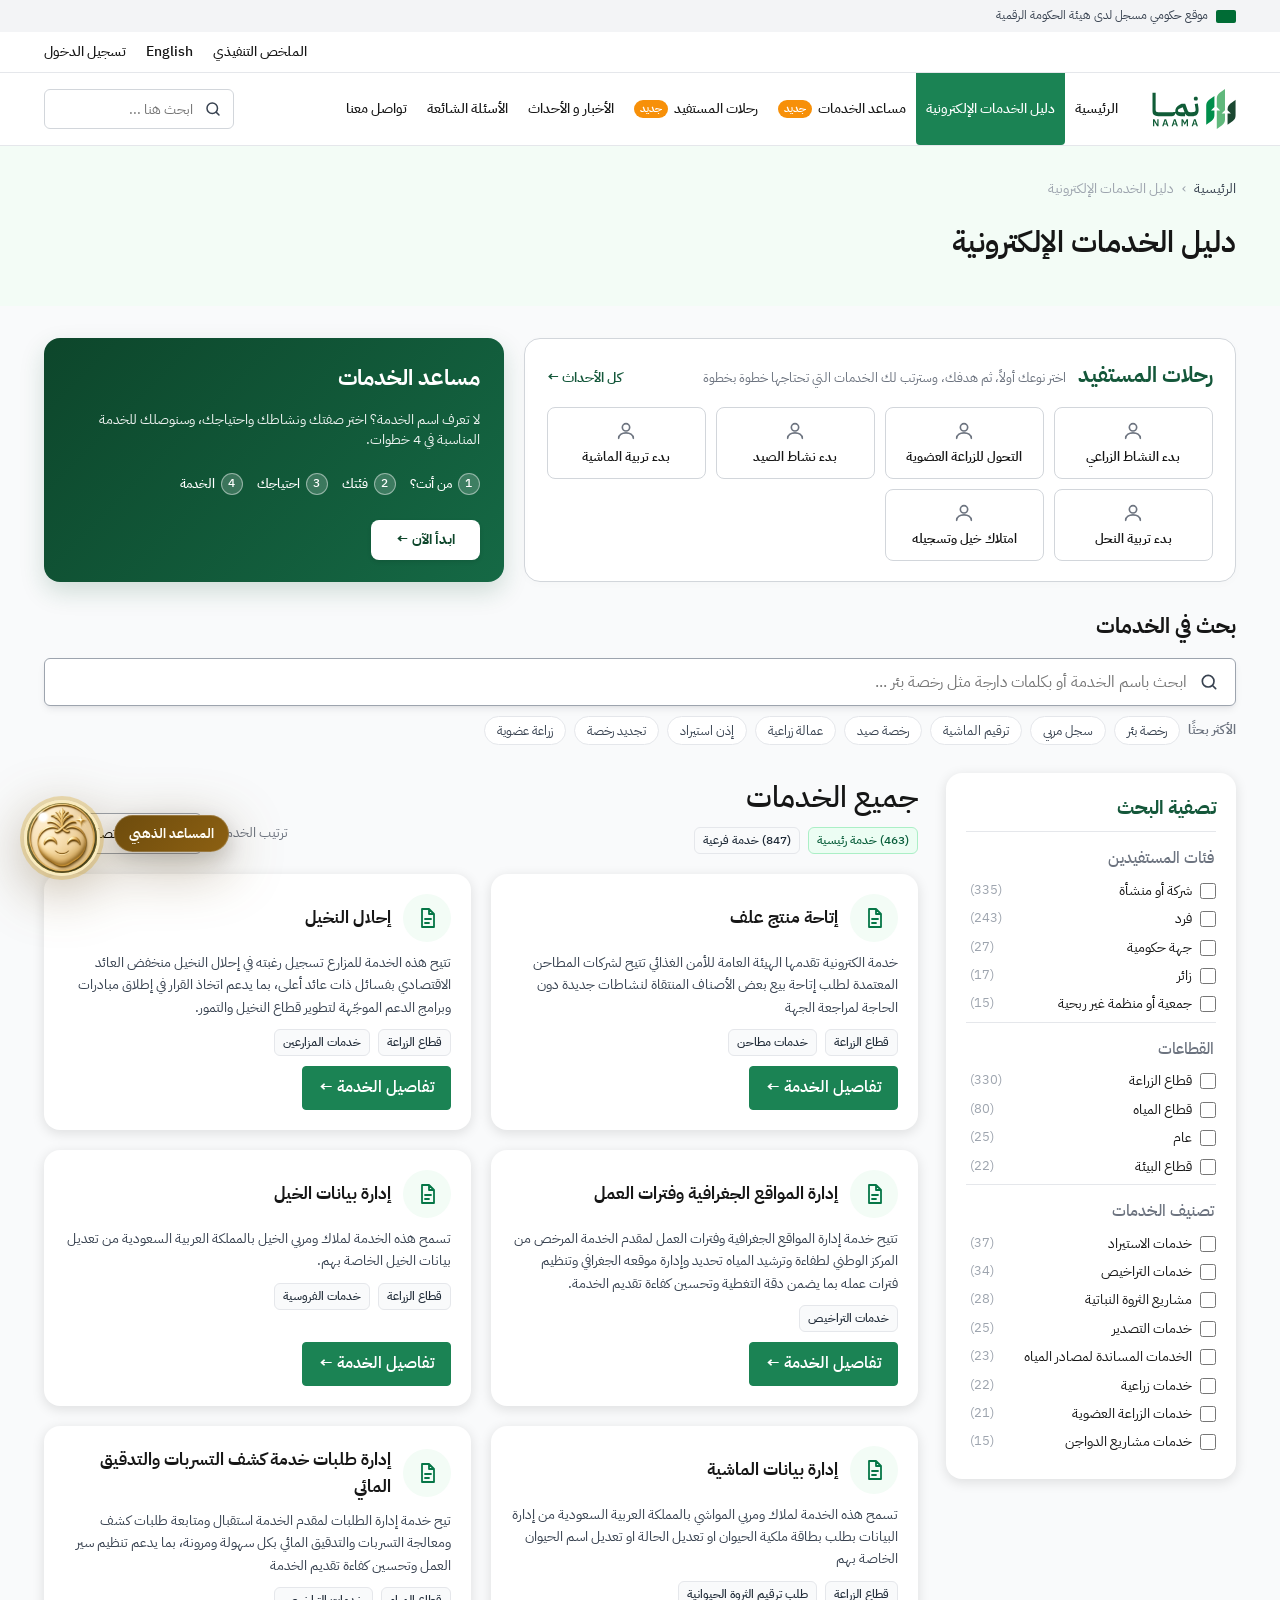
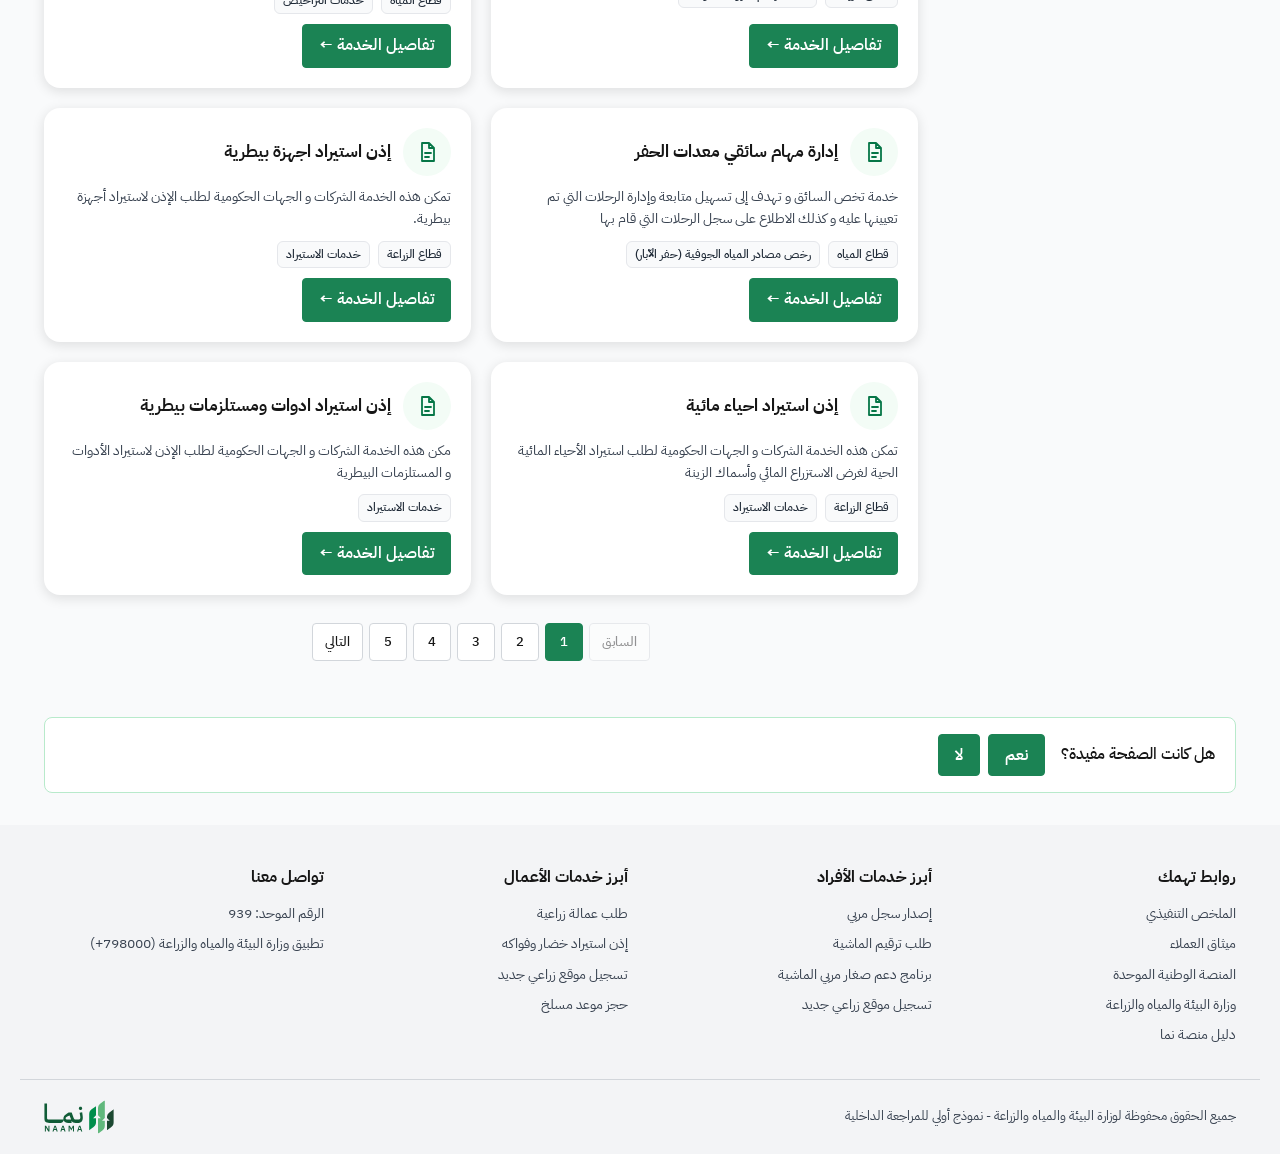
<file: index.html>
<!DOCTYPE html>
<html lang="ar" dir="rtl">
<head>
  <meta charset="UTF-8">
  <meta name="viewport" content="width=device-width, initial-scale=1.0">
  <title>نما | دليل الخدمات الإلكترونية</title>
  <link rel="preconnect" href="https://fonts.googleapis.com">
  <link rel="preconnect" href="https://fonts.gstatic.com" crossorigin>
  <link rel="stylesheet" href="https://fonts.googleapis.com/css2?family=IBM+Plex+Sans+Arabic:wght@400;500;600;700&display=swap">
  <link rel="stylesheet" href="styles.css">
</head>
<body data-page="guide" class="guide-page">
  <header id="site-header"></header>

  <section class="page-header">
    <div class="container">
      <nav class="breadcrumb" aria-label="مسار التنقل">
        <a href="https://naama.sa" target="_blank" rel="noopener noreferrer">الرئيسية</a>
        <span class="sep">›</span>
        <a href="index.html" aria-current="page">دليل الخدمات الإلكترونية</a>
      </nav>
      <h1>دليل الخدمات الإلكترونية</h1>
    </div>
  </section>

  <main class="container main-content">
    <div class="hero-split-grid">
      <!-- لوحة رحلات المستفيد (على اليمين) -->
      <section class="journeys-panel" aria-labelledby="life-events-title">
        <div class="journeys-panel-head">
          <div class="journeys-title-group">
            <h2 id="life-events-title">رحلات المستفيد</h2>
            <span class="hint">اختر نوعك أولاً، ثم هدفك، وسترتب لك الخدمات التي تحتاجها خطوة بخطوة</span>
          </div>
          <a class="link-button see-all" href="events.html">كل الأحداث ←</a>
        </div>
        <nav id="life-events-list" class="journeys-cards-grid" aria-label="رحلات المستفيد"></nav>
      </section>

      <!-- بطاقة مساعد الخدمات (على اليسار) -->
      <section class="assistant-banner" aria-labelledby="assistant-banner-title">
        <div class="assistant-banner-content">
          <h2 id="assistant-banner-title">مساعد الخدمات</h2>
          <p>لا تعرف اسم الخدمة؟ اختر صفتك ونشاطك واحتياجك، وسنوصلك للخدمة المناسبة في 4 خطوات.</p>
          <ol class="assistant-steps">
            <li><span>1</span>من أنت؟</li>
            <li><span>2</span>فئتك</li>
            <li><span>3</span>احتياجك</li>
            <li><span>4</span>الخدمة</li>
          </ol>
          <a class="btn btn-assistant-start" href="journey.html">ابدأ الآن ←</a>
        </div>
      </section>
    </div>

    <section class="services-search-area" aria-labelledby="search-services-title">
      <h2 id="search-services-title" class="services-search-title">بحث في الخدمات</h2>
      <div class="search-holder">
        <svg class="search-icon" viewBox="0 0 24 24" aria-hidden="true">
          <circle cx="11" cy="11" r="7"></circle><path d="M20 20l-3.5-3.5"></path>
        </svg>
        <input id="guide-search" type="search" autocomplete="off" placeholder="ابحث باسم الخدمة أو بكلمات دارجة مثل رخصة بئر ..." aria-label="ابحث في الخدمات">
        <!-- القائمة الفورية المنسدلة للبحث الذكي والتقديم السريع -->
        <div id="live-search-dropdown" class="live-search-dropdown" hidden></div>
      </div>
      <div id="search-suggestions" class="search-suggestions" aria-label="الأكثر بحثًا"></div>
    </section>

    <div class="guide-layout">
      <aside class="filters" aria-labelledby="filters-title">
        <div class="filters-head">
          <h2 id="filters-title">تصفية البحث</h2>
          <button id="clear-filters" class="link-button" type="button" hidden>مسح التصفية</button>
        </div>
        <div id="filter-groups"></div>
      </aside>

      <section class="guide-results" aria-live="polite">
        <div class="results-head">
          <div>
            <h2>جميع الخدمات</h2>
            <div id="results-count" class="service-meta"></div>
          </div>
          <label class="sort-control">
            <span>ترتيب الخدمات</span>
            <select id="sort-select" class="form-control">
              <option value="az">ترتيب أبجدي تصاعدي</option>
              <option value="za">ترتيب أبجدي تنازلي</option>
            </select>
          </label>
        </div>
        <div id="guide-list" class="guide-list"></div>
        <nav id="pagination" class="pagination" aria-label="ترقيم الصفحات"></nav>
      </section>
    </div>
  </main>

  <footer id="site-footer" class="site-footer"></footer>

  <script src="layout.js"></script>
  <script src="dom.js?v=1"></script>
  <script src="data.js"></script>
  <script src="life-events.js"></script>
  <script src="search.js"></script>
  <script src="guide.js?v=1"></script>
  <script src="assistant.js"></script>
</body>
</html>
</file>
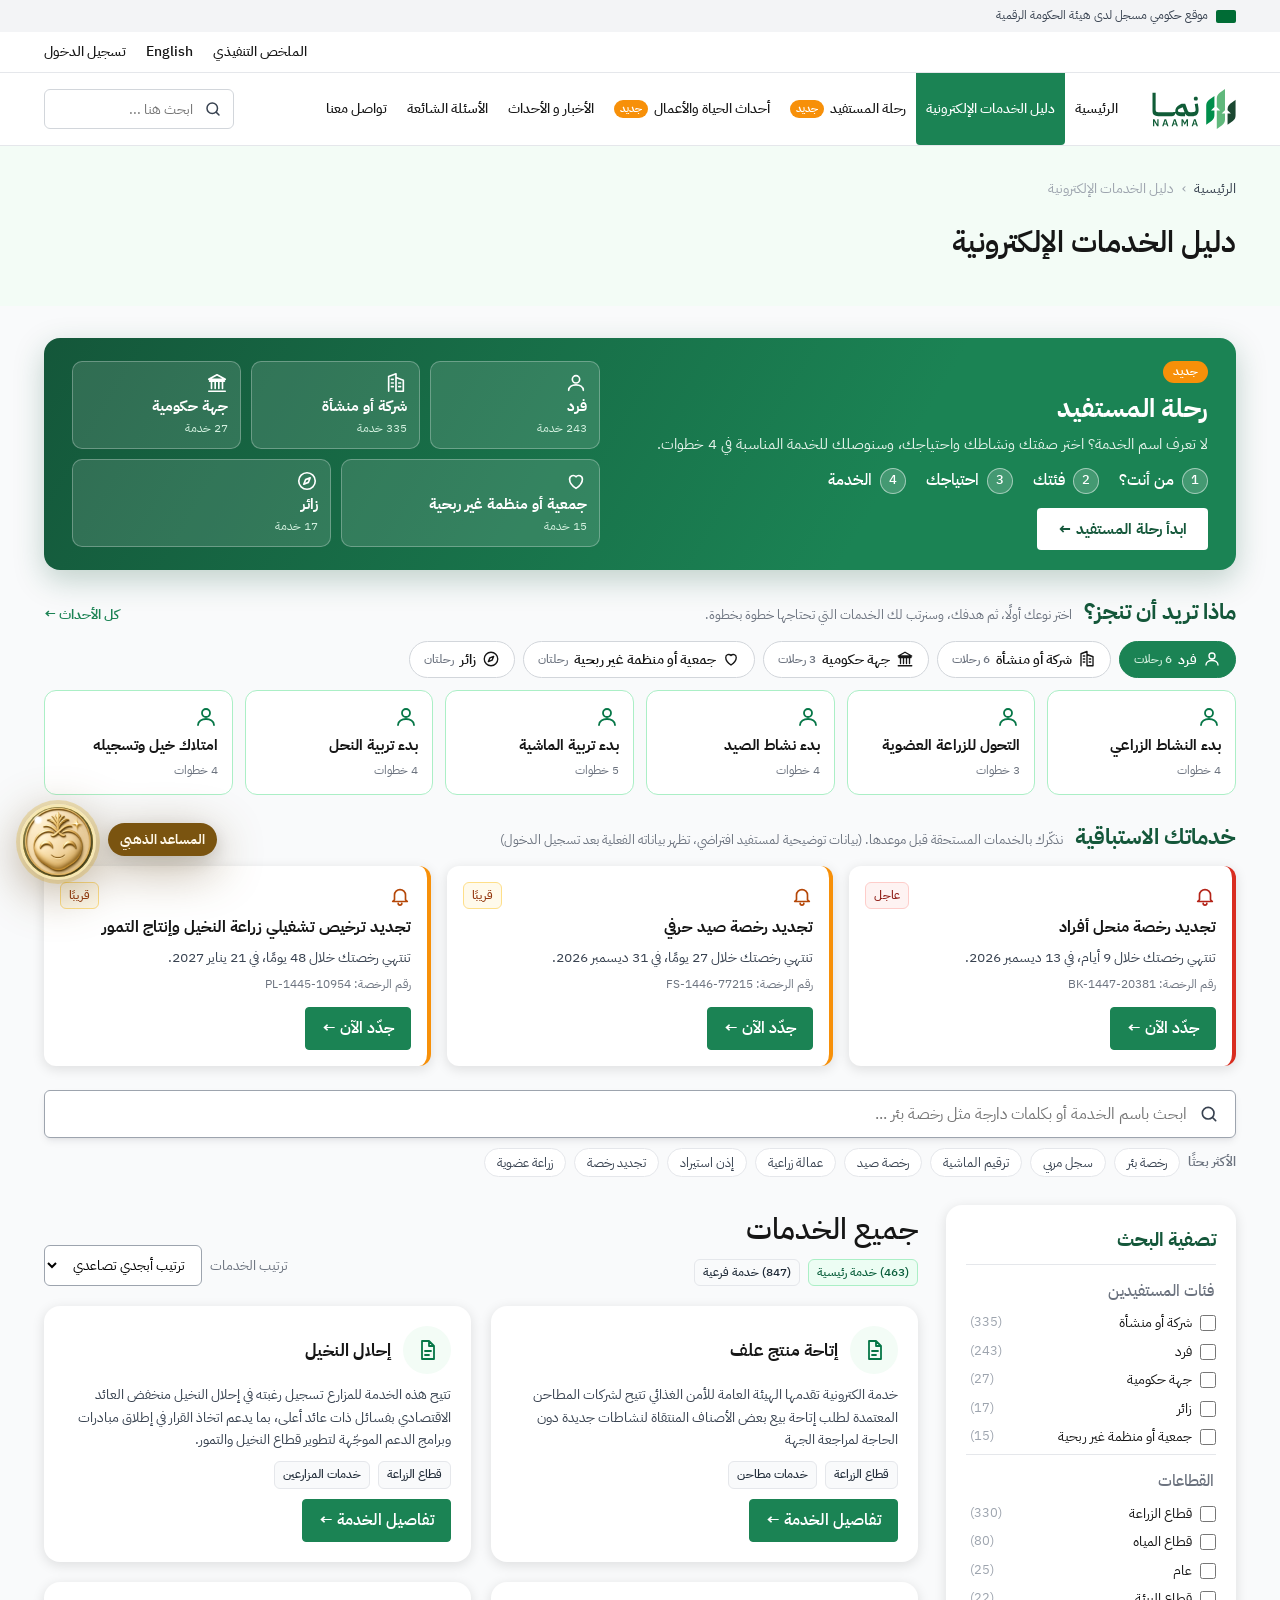
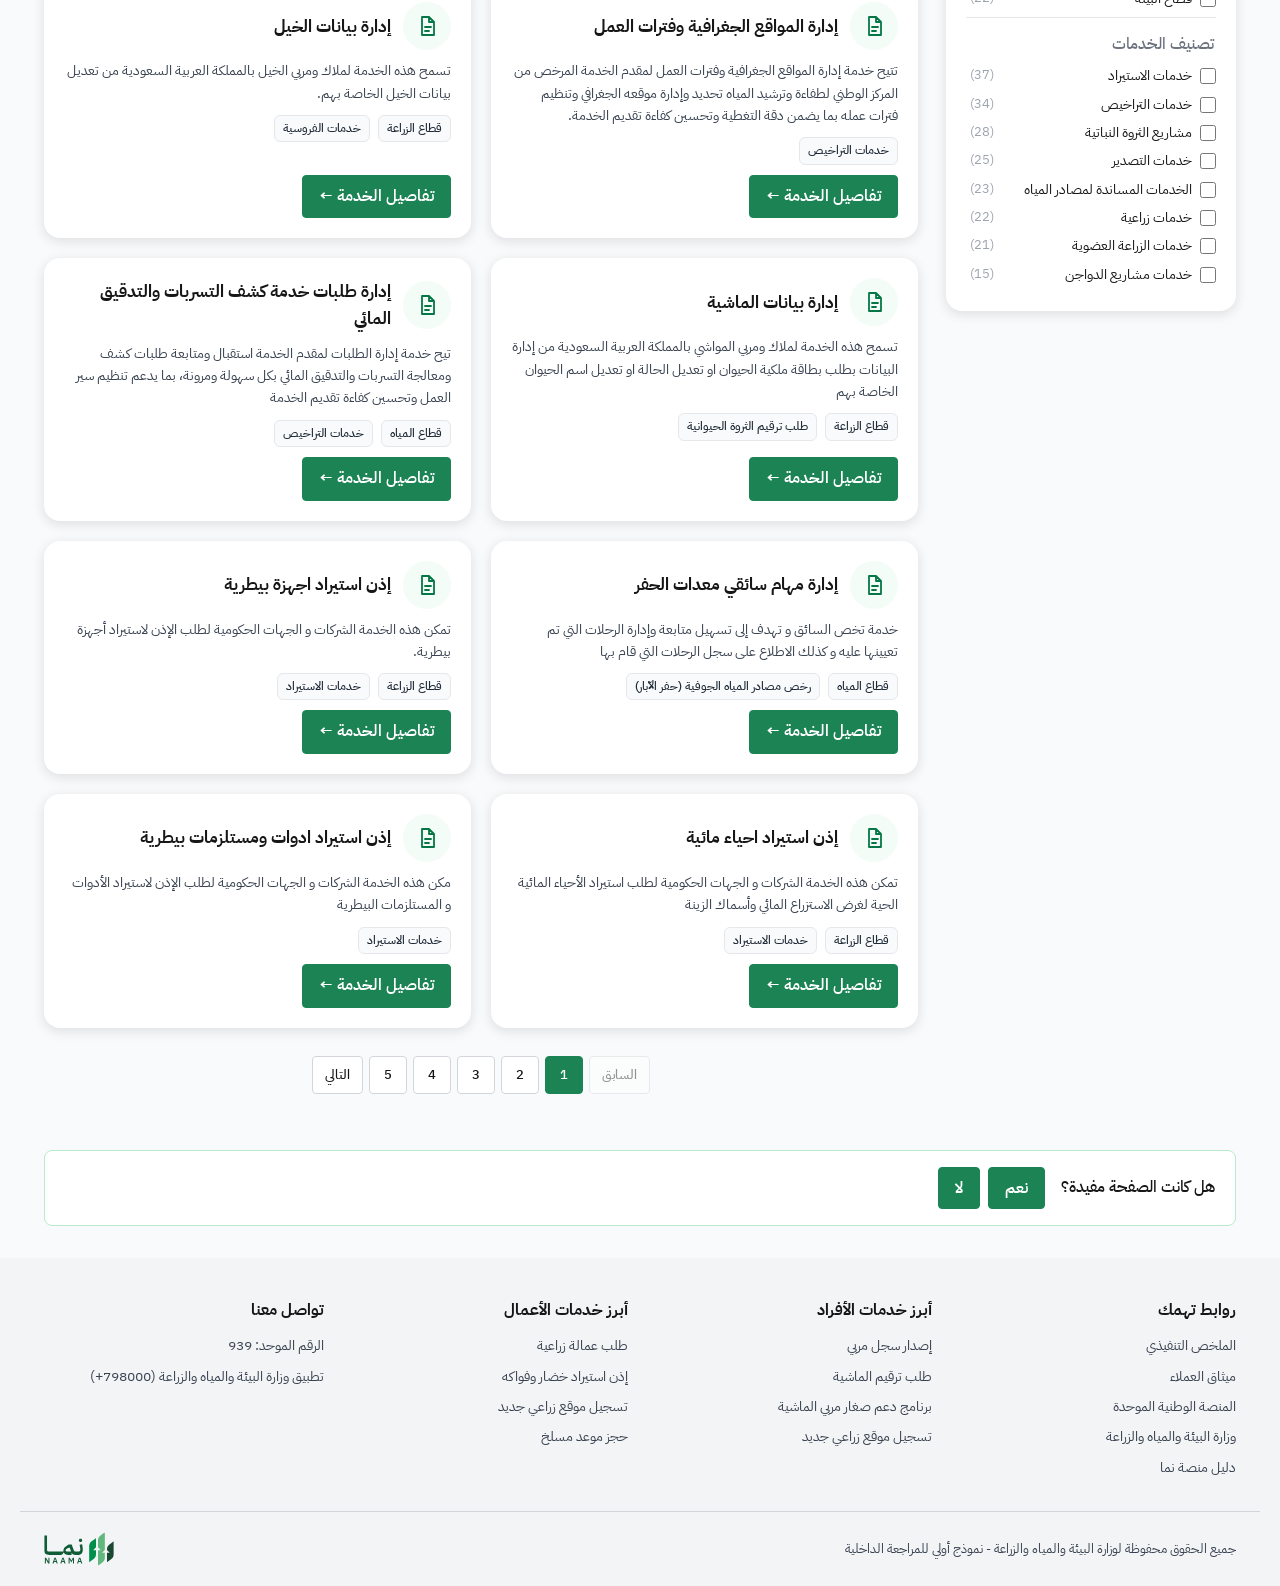
<file: journeys/prototype/index.html>
<!DOCTYPE html>
<html lang="ar" dir="rtl">
<head>
  <meta charset="UTF-8">
  <meta name="viewport" content="width=device-width, initial-scale=1.0">
  <title>نما | دليل الخدمات الإلكترونية</title>
  <link rel="preconnect" href="https://fonts.googleapis.com">
  <link rel="preconnect" href="https://fonts.gstatic.com" crossorigin>
  <link rel="stylesheet" href="https://fonts.googleapis.com/css2?family=IBM+Plex+Sans+Arabic:wght@400;500;600;700&display=swap">
  <link rel="stylesheet" href="styles.css">
</head>
<body data-page="guide" class="guide-page">
  <header id="site-header"></header>

  <section class="page-header">
    <div class="container">
      <nav class="breadcrumb" aria-label="مسار التنقل">
        <a href="https://naama.sa" target="_blank" rel="noopener noreferrer">الرئيسية</a>
        <span class="sep">›</span>
        <a href="index.html" aria-current="page">دليل الخدمات الإلكترونية</a>
      </nav>
      <h1>دليل الخدمات الإلكترونية</h1>
    </div>
  </section>

  <main class="container main-content">
    <section class="journey-banner" aria-labelledby="journey-banner-title">
      <div class="journey-banner-text">
        <span class="journey-banner-tag">جديد</span>
        <h2 id="journey-banner-title">رحلة المستفيد</h2>
        <p>لا تعرف اسم الخدمة؟ اختر صفتك ونشاطك واحتياجك، وسنوصلك للخدمة المناسبة في 4 خطوات.</p>
        <ol class="journey-steps">
          <li><span>1</span>من أنت؟</li>
          <li><span>2</span>فئتك</li>
          <li><span>3</span>احتياجك</li>
          <li><span>4</span>الخدمة</li>
        </ol>
        <a class="btn btn-white" href="journey.html">ابدأ رحلة المستفيد ←</a>
      </div>
      <nav id="journey-types" class="journey-types" aria-label="ابدأ الرحلة حسب نوع المستفيد"></nav>
    </section>

    <section class="life-events" aria-labelledby="life-events-title">
      <div class="proactive-head">
        <h2 id="life-events-title">ماذا تريد أن تنجز؟</h2>
        <span class="hint">اختر نوعك أولًا، ثم هدفك، وسنرتب لك الخدمات التي تحتاجها خطوة بخطوة.</span>
        <a class="link-button see-all" href="events.html">كل الأحداث ←</a>
      </div>
      <div id="life-event-types" class="type-tabs" role="group" aria-label="نوع المستفيد"></div>
      <nav id="life-events-list" class="life-events-list" aria-label="أحداث الحياة والأعمال"></nav>
    </section>

    <section class="proactive" aria-labelledby="proactive-title">
      <div class="proactive-head">
        <h2 id="proactive-title">خدماتك الاستباقية</h2>
        <span class="hint">نذكّرك بالخدمات المستحقة قبل موعدها. (بيانات توضيحية لمستفيد افتراضي، تظهر بياناته الفعلية بعد تسجيل الدخول)</span>
      </div>
      <div id="proactive-list" class="proactive-list"></div>
    </section>

    <div class="search-holder">
      <svg class="search-icon" viewBox="0 0 24 24" aria-hidden="true">
        <circle cx="11" cy="11" r="7"></circle><path d="M20 20l-3.5-3.5"></path>
      </svg>
      <input id="guide-search" type="search" autocomplete="off" placeholder="ابحث باسم الخدمة أو بكلمات دارجة مثل رخصة بئر ..." aria-label="ابحث في الخدمات">
    </div>
    <div id="search-suggestions" class="search-suggestions" aria-label="الأكثر بحثًا"></div>

    <div class="guide-layout">
      <aside class="filters" aria-labelledby="filters-title">
        <div class="filters-head">
          <h2 id="filters-title">تصفية البحث</h2>
          <button id="clear-filters" class="link-button" type="button" hidden>مسح التصفية</button>
        </div>
        <div id="filter-groups"></div>
      </aside>

      <section class="guide-results" aria-live="polite">
        <div class="results-head">
          <div>
            <h2>جميع الخدمات</h2>
            <div id="results-count" class="service-meta"></div>
          </div>
          <label class="sort-control">
            <span>ترتيب الخدمات</span>
            <select id="sort-select" class="form-control">
              <option value="az">ترتيب أبجدي تصاعدي</option>
              <option value="za">ترتيب أبجدي تنازلي</option>
            </select>
          </label>
        </div>
        <div id="guide-list" class="guide-list"></div>
        <nav id="pagination" class="pagination" aria-label="ترقيم الصفحات"></nav>
      </section>
    </div>
  </main>

  <footer id="site-footer" class="site-footer"></footer>

  <script src="layout.js"></script>
  <script src="dom.js?v=1"></script>
  <script src="data.js"></script>
  <script src="life-events.js"></script>
  <script src="search.js"></script>
  <script src="guide.js?v=1"></script>
  <script src="assistant.js"></script>
</body>
</html>
</file>
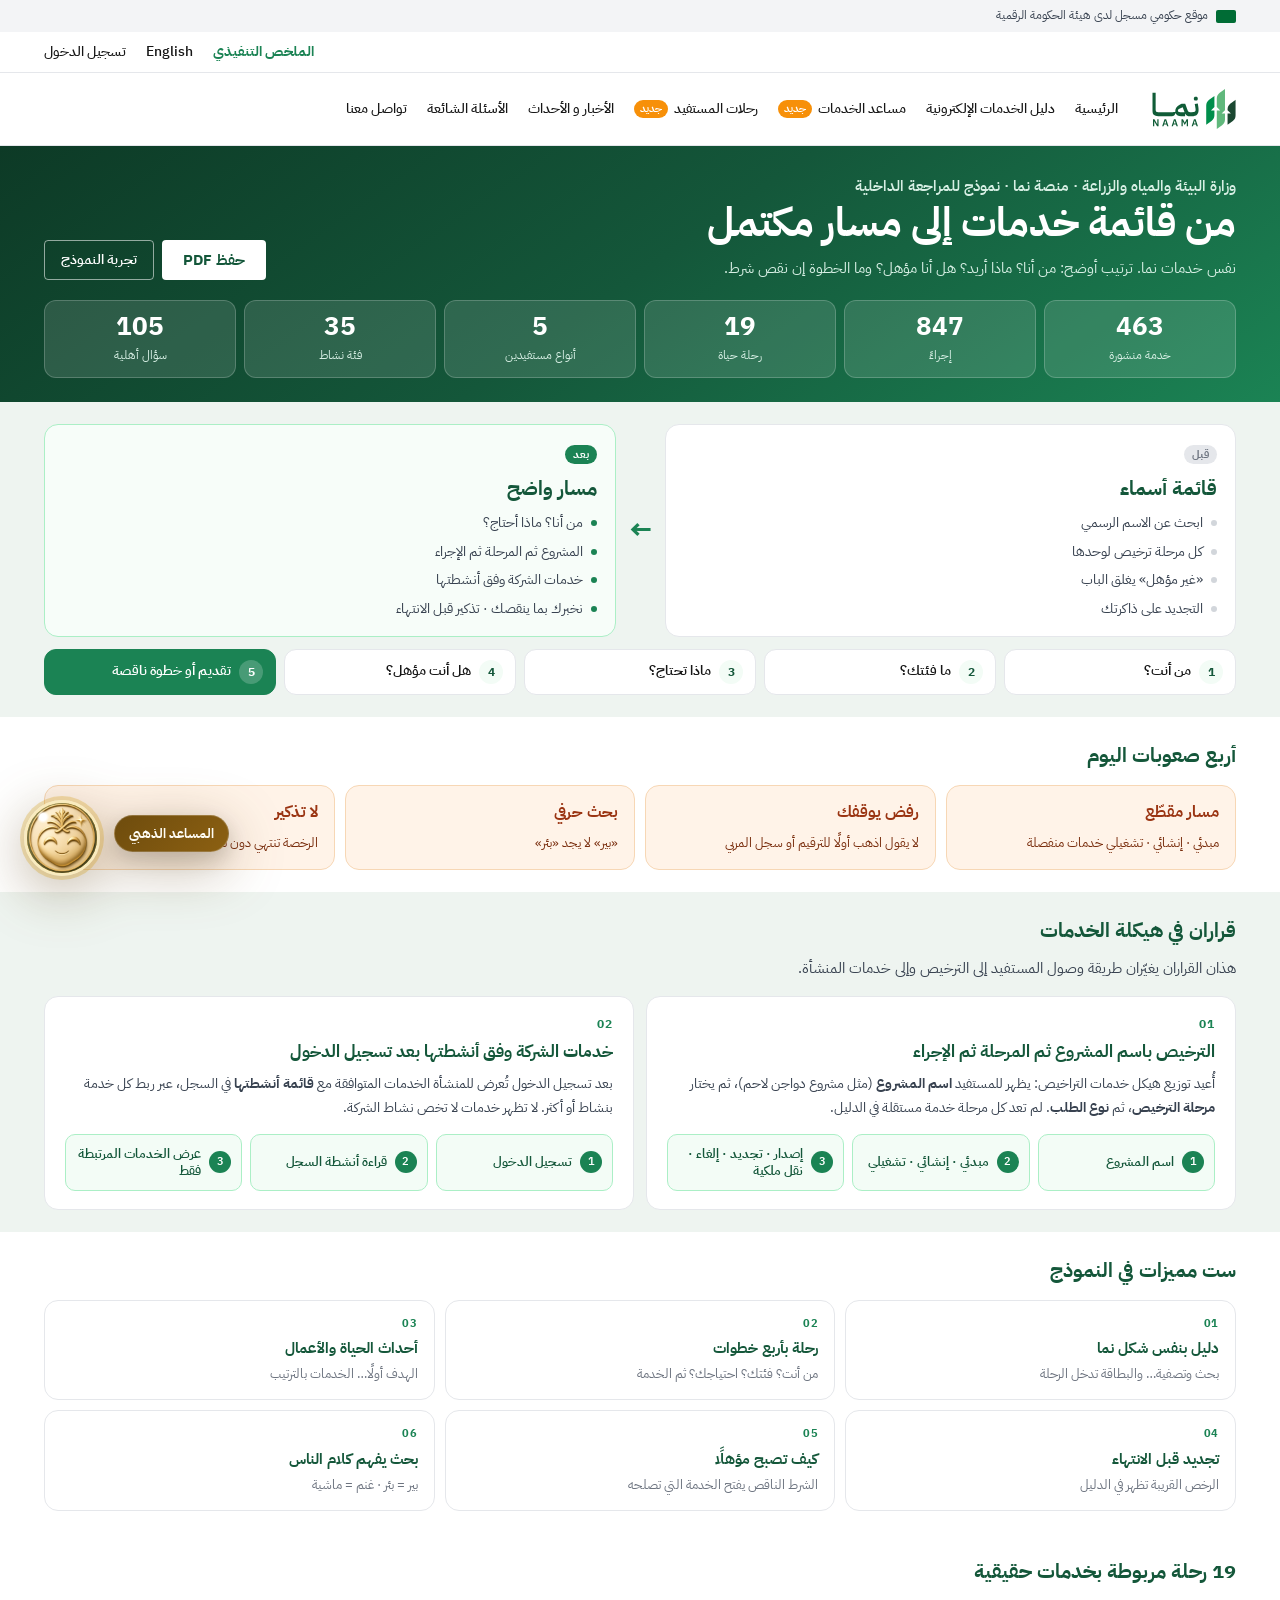
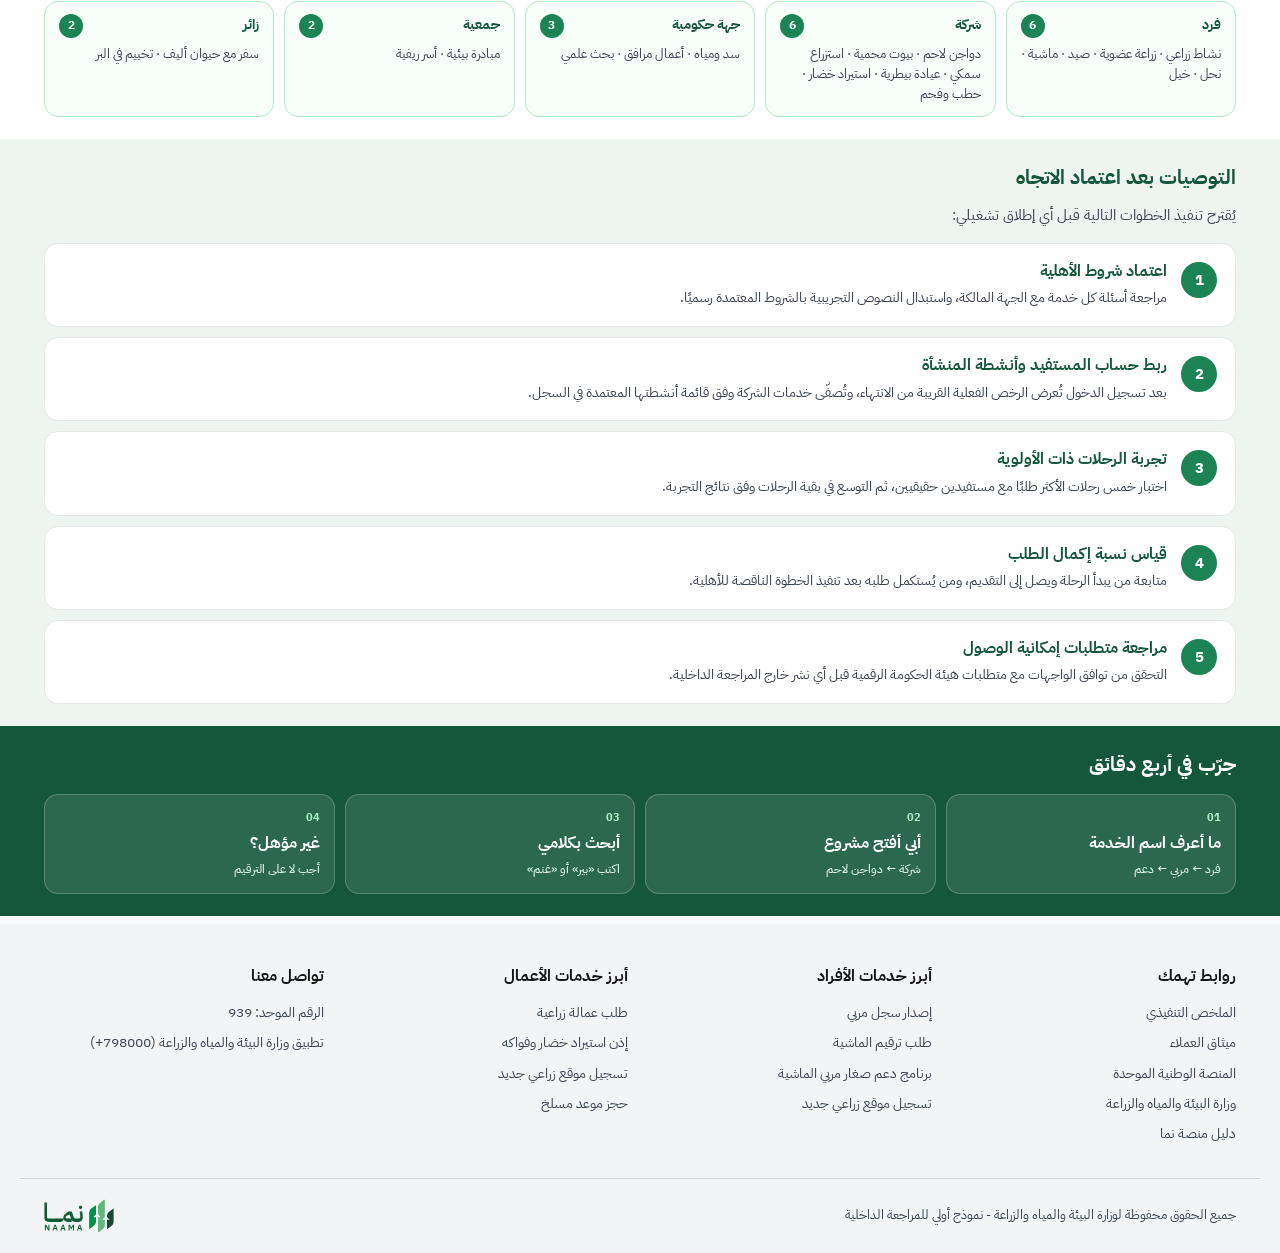
<file: brief.html>
<!DOCTYPE html>
<html lang="ar" dir="rtl">
<head>
  <meta charset="UTF-8">
  <meta name="viewport" content="width=device-width, initial-scale=1.0">
  <title>نما | الملخص التنفيذي للنموذج الأولي</title>
  <link rel="preconnect" href="https://fonts.googleapis.com">
  <link rel="preconnect" href="https://fonts.gstatic.com" crossorigin>
  <link rel="stylesheet" href="https://fonts.googleapis.com/css2?family=IBM+Plex+Sans+Arabic:wght@400;500;600;700&display=swap">
  <link rel="stylesheet" href="styles.css">
  <link rel="stylesheet" href="brief.css">
</head>
<body data-page="brief" class="brief-page">
  <header id="site-header"></header>

  <main class="ig">
    <header class="ig-hero">
      <div class="container">
        <p class="ig-kicker">وزارة البيئة والمياه والزراعة · منصة نما · نموذج للمراجعة الداخلية</p>
        <div class="ig-hero-top">
          <div>
            <h1>من قائمة خدمات إلى مسار مكتمل</h1>
            <p>نفس خدمات نما. ترتيب أوضح: من أنا؟ ماذا أريد؟ هل أنا مؤهل؟ وما الخطوة إن نقص شرط.</p>
          </div>
          <div class="ig-hero-actions">
            <button type="button" class="btn btn-white" id="print-brief">حفظ PDF</button>
            <a class="btn btn-outline-light" href="index.html">تجربة النموذج</a>
          </div>
        </div>
        <ul class="ig-kpis">
          <li><strong>463</strong><span>خدمة منشورة</span></li>
          <li><strong>847</strong><span>إجراءً</span></li>
          <li><strong>19</strong><span>رحلة حياة</span></li>
          <li><strong>5</strong><span>أنواع مستفيدين</span></li>
          <li><strong>35</strong><span>فئة نشاط</span></li>
          <li><strong>105</strong><span>سؤال أهلية</span></li>
        </ul>
      </div>
    </header>

    <section class="ig-band">
      <div class="container">
        <div class="ig-shift">
          <article>
            <span>قبل</span>
            <h2>قائمة أسماء</h2>
            <ul>
              <li>ابحث عن الاسم الرسمي</li>
              <li>كل مرحلة ترخيص لوحدها</li>
              <li>«غير مؤهل» يغلق الباب</li>
              <li>التجديد على ذاكرتك</li>
            </ul>
          </article>
          <div class="ig-arrow" aria-hidden="true">←</div>
          <article class="is-after">
            <span>بعد</span>
            <h2>مسار واضح</h2>
            <ul>
              <li>من أنا؟ ماذا أحتاج؟</li>
              <li>المشروع ثم المرحلة ثم الإجراء</li>
              <li>خدمات الشركة وفق أنشطتها</li>
              <li>نخبرك بما ينقصك · تذكير قبل الانتهاء</li>
            </ul>
          </article>
        </div>
        <ol class="ig-path">
          <li><b>1</b> من أنت؟</li>
          <li><b>2</b> ما فئتك؟</li>
          <li><b>3</b> ماذا تحتاج؟</li>
          <li><b>4</b> هل أنت مؤهل؟</li>
          <li class="is-end"><b>5</b> تقديم أو خطوة ناقصة</li>
        </ol>
      </div>
    </section>

    <section class="ig-band ig-band-white">
      <div class="container">
        <h2>أربع صعوبات اليوم</h2>
        <ul class="ig-tiles">
          <li>
            <strong>مسار مقطّع</strong>
            <span>مبدئي · إنشائي · تشغيلي خدمات منفصلة</span>
          </li>
          <li>
            <strong>رفض يوقفك</strong>
            <span>لا يقول اذهب أولًا للترقيم أو سجل المربي</span>
          </li>
          <li>
            <strong>بحث حرفي</strong>
            <span>«بير» لا يجد «بئر»</span>
          </li>
          <li>
            <strong>لا تذكير</strong>
            <span>الرخصة تنتهي دون تنبيه</span>
          </li>
        </ul>
      </div>
    </section>

    <section class="ig-band" id="structure">
      <div class="container">
        <h2>قراران في هيكلة الخدمات</h2>
        <p class="ig-lead-text">هذان القراران يغيّران طريقة وصول المستفيد إلى الترخيص وإلى خدمات المنشأة.</p>
        <div class="ig-pillars">
          <article>
            <b>01</b>
            <h3>الترخيص باسم المشروع ثم المرحلة ثم الإجراء</h3>
            <p>
              أُعيد توزيع هيكل خدمات التراخيص: يظهر للمستفيد <strong>اسم المشروع</strong>
              (مثل مشروع دواجن لاحم)، ثم يختار <strong>مرحلة الترخيص</strong>، ثم <strong>نوع الطلب</strong>.
              لم تعد كل مرحلة خدمة مستقلة في الدليل.
            </p>
            <ol class="ig-ladder">
              <li><span>1</span> اسم المشروع</li>
              <li><span>2</span> مبدئي · إنشائي · تشغيلي</li>
              <li><span>3</span> إصدار · تجديد · إلغاء · نقل ملكية</li>
            </ol>
          </article>
          <article>
            <b>02</b>
            <h3>خدمات الشركة وفق أنشطتها بعد تسجيل الدخول</h3>
            <p>
              بعد تسجيل الدخول تُعرض للمنشأة الخدمات المتوافقة مع <strong>قائمة أنشطتها</strong>
              في السجل، عبر ربط كل خدمة بنشاط أو أكثر. لا تظهر خدمات لا تخص نشاط الشركة.
            </p>
            <ol class="ig-ladder">
              <li><span>1</span> تسجيل الدخول</li>
              <li><span>2</span> قراءة أنشطة السجل</li>
              <li><span>3</span> عرض الخدمات المرتبطة فقط</li>
            </ol>
          </article>
        </div>
      </div>
    </section>

    <section class="ig-band ig-band-white">
      <div class="container">
        <h2>ست مميزات في النموذج</h2>
        <ul class="ig-feats">
          <li>
            <a href="index.html">
              <b>01</b>
              <strong>دليل بنفس شكل نما</strong>
              <span>بحث وتصفية… والبطاقة تدخل الرحلة</span>
            </a>
          </li>
          <li>
            <a href="journey.html">
              <b>02</b>
              <strong>رحلة بأربع خطوات</strong>
              <span>من أنت؟ فئتك؟ احتياجك؟ ثم الخدمة</span>
            </a>
          </li>
          <li>
            <a href="events.html">
              <b>03</b>
              <strong>أحداث الحياة والأعمال</strong>
              <span>الهدف أولًا… الخدمات بالترتيب</span>
            </a>
          </li>
          <li>
            <a href="index.html">
              <b>04</b>
              <strong>تجديد قبل الانتهاء</strong>
              <span>الرخص القريبة تظهر في الدليل</span>
            </a>
          </li>
          <li>
            <a href="journey.html?q=%D8%A8%D8%B1%D9%86%D8%A7%D9%85%D8%AC%20%D8%AF%D8%B9%D9%85%20%D8%B5%D8%BA%D8%A7%D8%B1%20%D9%85%D8%B1%D8%A8%D9%8A%20%D8%A7%D9%84%D9%85%D8%A7%D8%B4%D9%8A%D8%A9#/individual/livestock/support">
              <b>05</b>
              <strong>كيف تصبح مؤهلًا</strong>
              <span>الشرط الناقص يفتح الخدمة التي تصلحه</span>
            </a>
          </li>
          <li>
            <a href="index.html">
              <b>06</b>
              <strong>بحث يفهم كلام الناس</strong>
              <span>بير = بئر · غنم = ماشية</span>
            </a>
          </li>
        </ul>
      </div>
    </section>

    <section class="ig-band ig-band-white">
      <div class="container">
        <h2>19 رحلة مربوطة بخدمات حقيقية</h2>
        <div class="ig-map">
          <article>
            <h3>فرد <em>6</em></h3>
            <p>نشاط زراعي · زراعة عضوية · صيد · ماشية · نحل · خيل</p>
          </article>
          <article>
            <h3>شركة <em>6</em></h3>
            <p>دواجن لاحم · بيوت محمية · استزراع سمكي · عيادة بيطرية · استيراد خضار · حطب وفحم</p>
          </article>
          <article>
            <h3>جهة حكومية <em>3</em></h3>
            <p>سد ومياه · أعمال مرافق · بحث علمي</p>
          </article>
          <article>
            <h3>جمعية <em>2</em></h3>
            <p>مبادرة بيئية · أسر ريفية</p>
          </article>
          <article>
            <h3>زائر <em>2</em></h3>
            <p>سفر مع حيوان أليف · تخييم في البر</p>
          </article>
        </div>
      </div>
    </section>

    <section class="ig-band" id="next">
      <div class="container">
        <h2>التوصيات بعد اعتماد الاتجاه</h2>
        <p class="ig-lead-text">يُقترح تنفيذ الخطوات التالية قبل أي إطلاق تشغيلي:</p>
        <ol class="ig-next">
          <li>
            <strong>اعتماد شروط الأهلية</strong>
            <span>مراجعة أسئلة كل خدمة مع الجهة المالكة، واستبدال النصوص التجريبية بالشروط المعتمدة رسميًا.</span>
          </li>
          <li>
            <strong>ربط حساب المستفيد وأنشطة المنشأة</strong>
            <span>بعد تسجيل الدخول تُعرض الرخص الفعلية القريبة من الانتهاء، وتُصفّى خدمات الشركة وفق قائمة أنشطتها المعتمدة في السجل.</span>
          </li>
          <li>
            <strong>تجربة الرحلات ذات الأولوية</strong>
            <span>اختبار خمس رحلات الأكثر طلبًا مع مستفيدين حقيقيين، ثم التوسع في بقية الرحلات وفق نتائج التجربة.</span>
          </li>
          <li>
            <strong>قياس نسبة إكمال الطلب</strong>
            <span>متابعة من يبدأ الرحلة ويصل إلى التقديم، ومن يُستكمل طلبه بعد تنفيذ الخطوة الناقصة للأهلية.</span>
          </li>
          <li>
            <strong>مراجعة متطلبات إمكانية الوصول</strong>
            <span>التحقق من توافق الواجهات مع متطلبات هيئة الحكومة الرقمية قبل أي نشر خارج المراجعة الداخلية.</span>
          </li>
        </ol>
      </div>
    </section>

    <section class="ig-band ig-cta">
      <div class="container">
        <h2>جرّب في أربع دقائق</h2>
        <div class="ig-try">
          <a href="journey.html"><b>01</b> ما أعرف اسم الخدمة<small>فرد ← مربي ← دعم</small></a>
          <a href="events.html#/company"><b>02</b> أبي أفتح مشروع<small>شركة ← دواجن لاحم</small></a>
          <a href="index.html"><b>03</b> أبحث بكلامي<small>اكتب «بير» أو «غنم»</small></a>
          <a href="journey.html?q=%D8%A8%D8%B1%D9%86%D8%A7%D9%85%D8%AC%20%D8%AF%D8%B9%D9%85%20%D8%B5%D8%BA%D8%A7%D8%B1%20%D9%85%D8%B1%D8%A8%D9%8A%20%D8%A7%D9%84%D9%85%D8%A7%D8%B4%D9%8A%D8%A9#/individual/livestock/support"><b>04</b> غير مؤهل؟<small>أجب لا على الترقيم</small></a>
        </div>
      </div>
    </section>
  </main>

  <footer id="site-footer" class="site-footer"></footer>

  <script src="layout.js"></script>
  <script src="dom.js?v=1"></script>
  <script src="data.js"></script>
  <script src="life-events.js"></script>
  <script src="assistant.js"></script>
  <script>
    document.getElementById("print-brief").addEventListener("click", function () { window.print(); });
  </script>
</body>
</html>
</file>
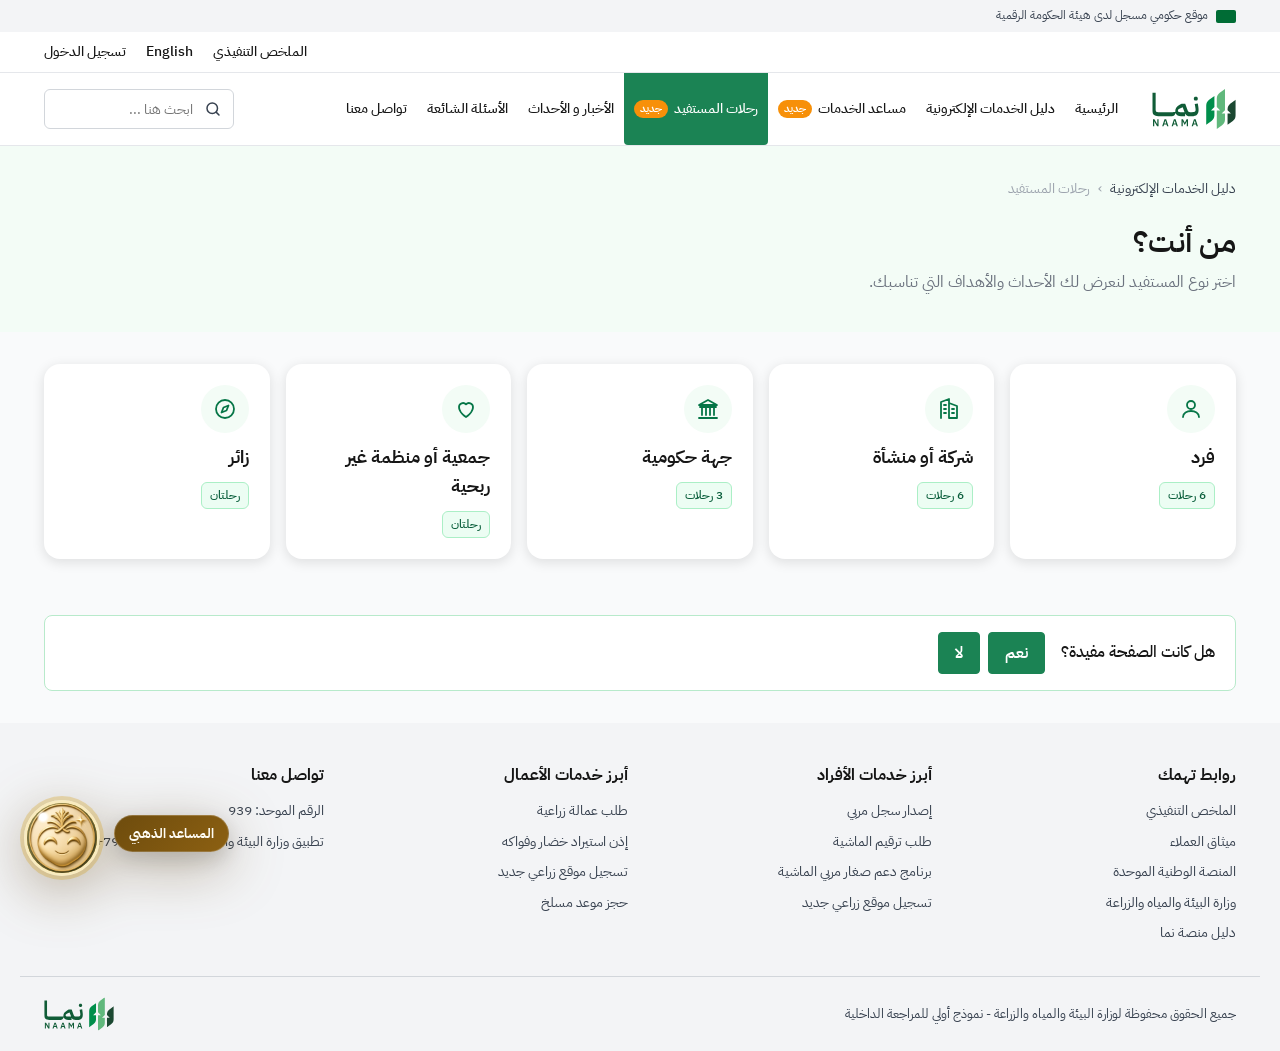
<file: events.html>
<!DOCTYPE html>
<html lang="ar" dir="rtl">
<head>
  <meta charset="UTF-8">
  <meta name="viewport" content="width=device-width, initial-scale=1.0">
  <title>نما | رحلات المستفيد</title>
  <link rel="preconnect" href="https://fonts.googleapis.com">
  <link rel="preconnect" href="https://fonts.gstatic.com" crossorigin>
  <link rel="stylesheet" href="https://fonts.googleapis.com/css2?family=IBM+Plex+Sans+Arabic:wght@400;500;600;700&display=swap">
  <link rel="stylesheet" href="styles.css">
</head>
<body data-page="events">
  <header id="site-header"></header>

  <section class="page-header">
    <div class="container">
      <nav id="breadcrumb" class="breadcrumb" aria-label="مسار التنقل"></nav>
      <h1 id="page-title">من أنت؟</h1>
      <p id="page-hint" class="step-hint"></p>
    </div>
  </section>

  <main id="content" class="container main-content" aria-live="polite"></main>

  <footer id="site-footer" class="site-footer"></footer>

  <script src="layout.js"></script>
  <script src="dom.js?v=1"></script>
  <script src="eligibility.js"></script>
  <script src="data.js"></script>
  <script src="life-events.js"></script>
  <script src="events.js?v=1"></script>
  <script src="assistant.js"></script>
</body>
</html>
</file>
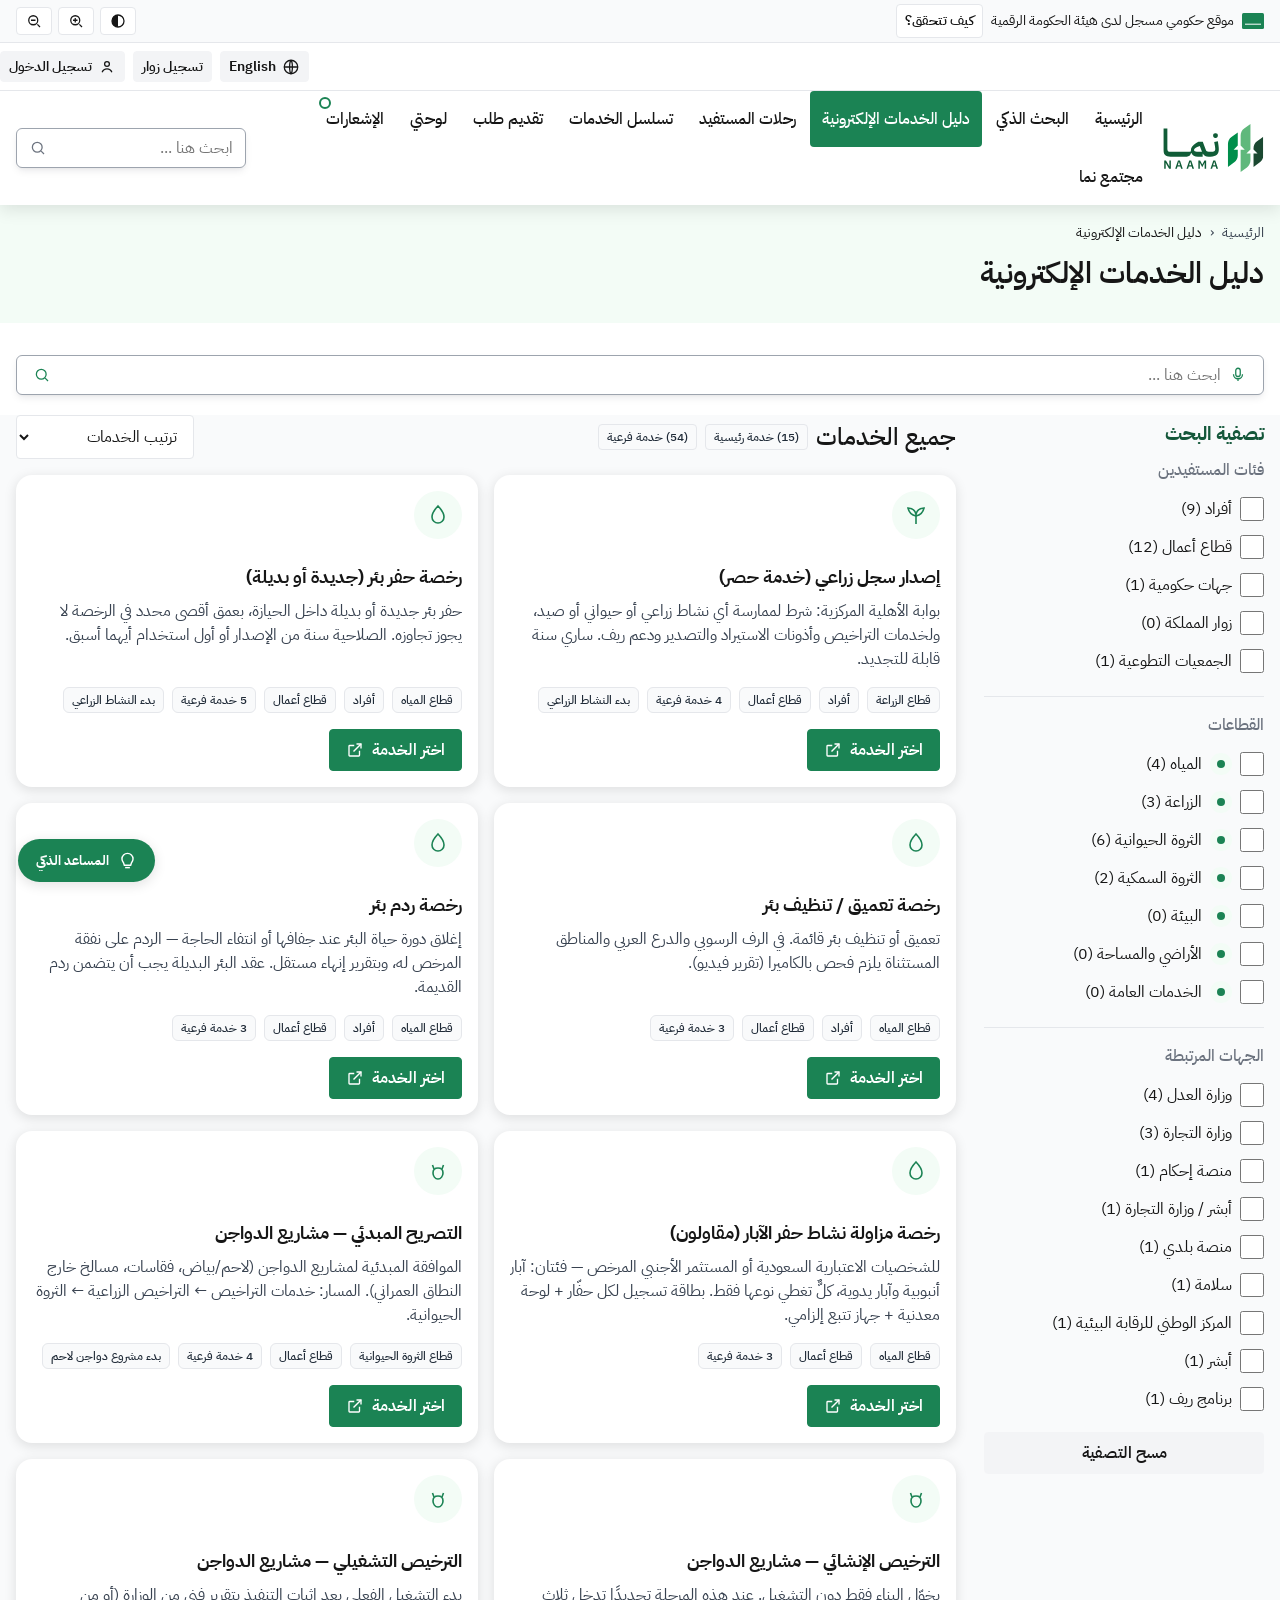
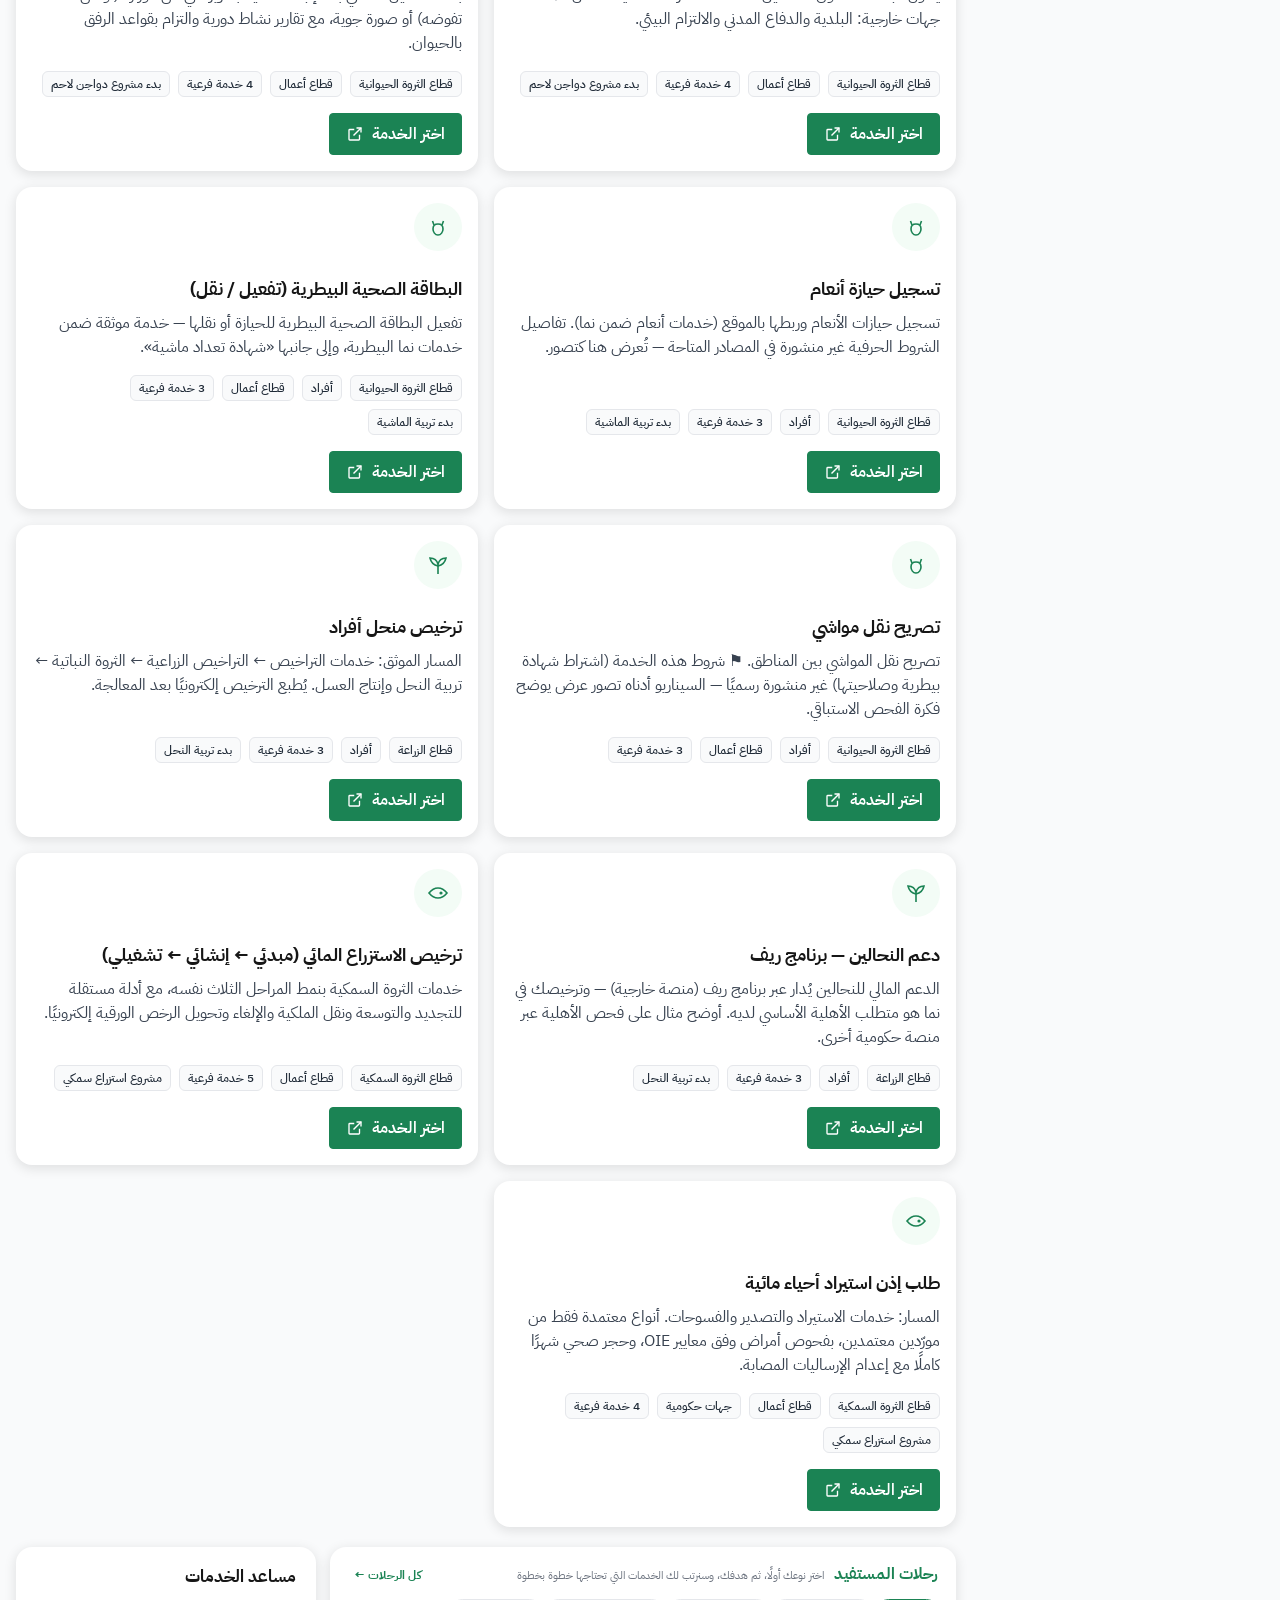
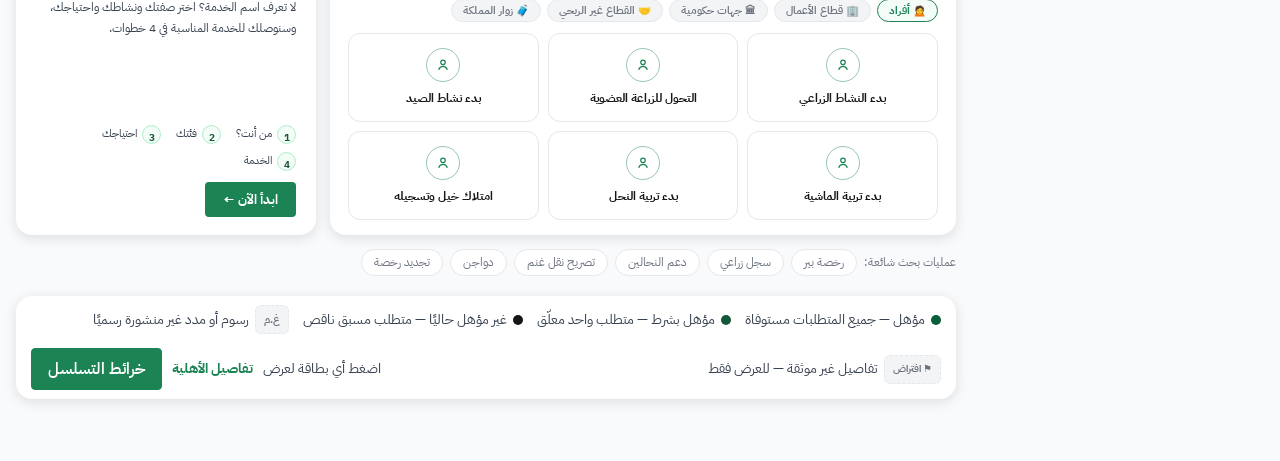
<file: index2.html>
<!doctype html><html><head><meta charset=utf8><meta name=viewport content="width=device-width,initial-scale=1,viewport-fit=cover"><style>:root{color-scheme:light;box-sizing:border-box;padding-top:env(safe-area-inset-top,0px);padding-bottom:env(safe-area-inset-bottom,0px)}html{scroll-padding-top:env(safe-area-inset-top,0px)}body{margin:0;padding:0;font:14px -apple-system,BlinkMacSystemFont,sans-serif;background:#fff;color:#000}img{max-width:100%}[hidden]:not([hidden=until-found i]){display:none!important}</style></head><body>
<title>تصور منصة نما التفاعلي</title>
<meta name="claude:viewport-fit-sides" content="cover">
<link rel="stylesheet" href="https://fonts.googleapis.com/css2?family=IBM+Plex+Sans+Arabic:wght@300;400;500;600;700&display=swap">
<style>
/* هوية صفحة خدمات نما: الأخضر #1B8354 والنعناعي #F3FCF6 والرمادي #F9FAFB فقط */
:root{
  --mewa:#1b8354; --mewa-deep:#14573a; --mewa-2:#1b8354; --mewa-soft:#f3fcf6;
  --gold:#1b8354; --gold-2:#14573a; --gold-soft:#f3fcf6;
  --water:#1b8354; --water-soft:#f3fcf6;
  --agri:#1b8354; --agri-soft:#f3fcf6;
  --env:#1b8354; --env-soft:#f3fcf6;
  --live:#14573a; --live-soft:#f3fcf6;
  --fish:#1b8354;
  --ok:#085d3a; --ok-soft:#ecfdf3;
  --warn:#14573a; --warn-soft:#f3fcf6;
  --bad:#161616; --bad-soft:#f9fafb;
  --bg:#f9fafb; --surface:#ffffff; --fg:#161616; --muted:#6c737f; --line:#e5e7eb; --chip:#f3f4f6;
  --ink:#1f2a37; --text-2:#384250; --line-2:#9da4ae; --green-line:#abefc6;
  --shadow:rgba(0,0,0,.1) 0 3px 12px 1px;
  --search-shadow:rgba(16,24,40,.1) 0 4px 8px -2px, rgba(16,24,40,.06) 0 2px 4px -2px;
  color-scheme:light;
}
*{box-sizing:border-box}
body{margin:0;background:#f9fafb;color:#161616;font-family:"IBM Plex Sans Arabic",system-ui,-apple-system,"Segoe UI",sans-serif;font-size:16px;line-height:24px}
body.gray{filter:grayscale(1)}
.wrap{max-width:1280px}
.app{direction:rtl}
.gutter{padding-left:max(16px,env(safe-area-inset-left,0px));padding-right:max(16px,env(safe-area-inset-right,0px))}
.wrap{max-width:1200px;margin:0 auto}
button{font-family:inherit}
[hidden]{display:none!important}

/* ===== Top ===== */
body::before{content:"";position:fixed;inset:0 0 auto;height:env(safe-area-inset-top,0px);z-index:90;background:var(--surface)}
.proto{background:var(--mewa-deep);color:#ecfdf3;text-align:center;font-size:11.5px;font-weight:700;letter-spacing:.05em;padding:3px 8px}
.top{background:var(--surface);color:var(--fg);position:sticky;top:env(safe-area-inset-top,0px);z-index:80;border-bottom:1px solid var(--line);box-shadow:0 1px 3px rgba(16,24,40,.06)}
.top-in{display:flex;align-items:center;gap:14px;padding-block:10px}
.brand{display:flex;align-items:center;gap:12px}
.brand .nlogo{height:40px;width:auto;flex:none;display:block}
.brand .t{line-height:1.45;border-inline-start:1px solid var(--line);padding-inline-start:12px}
.brand .t span{font-size:10px;color:var(--muted);display:block;letter-spacing:.02em}
@media (max-width:560px){.brand .t{display:none}.brand .nlogo{height:33px}}
.tabs{display:flex;gap:2px;margin-inline-start:12px;overflow-x:auto;scrollbar-width:none}
.tabs::-webkit-scrollbar{display:none}
.tab{background:none;border:none;color:var(--muted);font-size:13.5px;font-weight:500;padding:8px 13px;border-radius:9px;cursor:pointer;white-space:nowrap;transition:background .15s,color .15s;position:relative}
.tab:hover{background:var(--chip);color:var(--fg)}
.tab[aria-selected="true"]{background:var(--mewa-soft);color:var(--mewa);font-weight:700}
.tab .dot{position:absolute;top:6px;inset-inline-end:5px;width:8px;height:8px;border-radius:50%;background:var(--gold);border:2px solid var(--surface);box-sizing:content-box}
.top-actions{margin-inline-start:auto;display:flex;align-items:center;gap:10px}
.bell{position:relative;background:var(--chip);border:1px solid var(--line);border-radius:10px;width:36px;height:36px;display:grid;place-items:center;cursor:pointer;color:var(--fg)}
.bell svg{width:18px;height:18px;fill:none;stroke:currentColor;stroke-width:1.8}
.bell .n{position:absolute;top:-5px;inset-inline-start:-5px;background:#d9534a;color:#fff;font-size:10px;font-weight:700;min-width:17px;height:17px;border-radius:9px;display:grid;place-items:center;padding:0 4px;font-variant-numeric:tabular-nums}
.user{display:flex;align-items:center;gap:8px;background:var(--chip);border:1px solid var(--line);border-radius:999px;padding:4px 12px 4px 5px;font-size:12.5px}
.user .av{width:27px;height:27px;border-radius:50%;background:var(--mewa);color:#fff;font-weight:700;display:grid;place-items:center;font-size:12px}

/* ===== shared ===== */
.view{display:none;padding-block:26px 40px}
.view.on{display:block}
.sec{margin-bottom:30px}
.sec-h{display:flex;align-items:center;gap:10px;flex-wrap:wrap;margin-bottom:14px}
.sec-h h2{font-size:18.5px;font-weight:700;margin:0}
.sec-h .hint{font-size:12px;color:var(--muted)}
.tag-ai{display:inline-flex;align-items:center;gap:5px;background:var(--gold-soft);color:var(--gold);border:1px solid color-mix(in srgb,var(--gold) 38%,transparent);font-size:10.5px;font-weight:700;border-radius:6px;padding:2px 8px;letter-spacing:.02em}
.tag-as{display:inline-flex;align-items:center;gap:4px;background:var(--chip);color:var(--muted);border:1px dashed var(--line);font-size:10px;font-weight:700;border-radius:6px;padding:1.5px 8px}
.hstats{display:flex;flex-wrap:wrap;gap:8px;margin:0 0 16px}
.hstats span{background:rgba(255,255,255,.1);border:1px solid rgba(255,255,255,.22);border-radius:8px;padding:4px 12px;font-size:11.5px;color:#dcebe1}
.hstats b{color:#f0dfae;font-weight:700}

/* ===== CTA البحث الذكي في الرئيسية ===== */
/* البحث العادي في الرئيسية */
.hsearch{position:relative;margin-bottom:12px;z-index:40}
.hsr{position:absolute;top:calc(100% + 7px);inset-inline:0;background:var(--surface);border:1px solid var(--line);border-radius:14px;box-shadow:0 18px 44px -14px rgba(5,30,22,.45);z-index:30;overflow:hidden;max-height:330px;overflow-y:auto}
.hsr-i{display:flex;align-items:center;gap:11px;width:100%;text-align:right;background:none;border:none;border-top:1px solid var(--line);padding:11px 15px;font-family:inherit;cursor:pointer;font-size:12.5px;color:var(--fg)}
.hsr-i:first-child{border-top:none}
.hsr-i:hover{background:var(--mewa-soft)}
.hsr-i .cd2{width:9px;height:9px;border-radius:3px;flex:none}
.hsr-i .tt2{flex:1;min-width:0}
.hsr-i .tt2 b{display:block;font-size:12.5px}
.hsr-i .tt2 span{font-size:10.5px;color:var(--muted)}
.hsr-i .mt{flex:none;font-size:10.5px;color:var(--muted);font-variant-numeric:tabular-nums}
.hsr-empty{padding:13px 15px;font-size:12px;color:var(--muted);display:flex;align-items:center;justify-content:space-between;gap:10px;flex-wrap:wrap}
.hsr-empty .btn{font-size:11.5px;padding:5.5px 13px}
.aicta{display:flex;align-items:center;gap:13px;background:rgba(255,255,255,.1);border:1.5px solid rgba(255,255,255,.3);border-radius:16px;padding:13px 17px;cursor:pointer;transition:background .15s,border-color .15s;margin-bottom:13px}
.aicta:hover{background:rgba(255,255,255,.17);border-color:var(--gold-2)}
.aicta-ic{width:44px;height:44px;border-radius:12px;background:linear-gradient(140deg,var(--gold),var(--gold-2));color:#fff;display:grid;place-items:center;font-size:20px;flex:none}
.aicta-t{flex:1;min-width:0}
.aicta-t b{display:block;font-size:15px}
.aicta-t span{display:block;font-size:11.5px;color:#c9e0d2}
.aicta-go{flex:none;font-size:13px;font-weight:700;color:#f0dfae}

/* ===== صفحة البحث الذكي ===== */
.aiwrap{max-width:880px}
.ai-head{text-align:center;margin-bottom:18px}
.ai-badge{display:inline-block;background:var(--gold-soft);color:var(--gold);border:1px solid color-mix(in srgb,var(--gold) 38%,transparent);font-size:11px;font-weight:700;border-radius:999px;padding:3.5px 14px;letter-spacing:.03em;margin-bottom:9px}
.ai-head h1{margin:0 0 7px;font-size:clamp(22px,3.4vw,30px);font-weight:700}
.ai-head p{margin:0 auto;font-size:13px;color:var(--muted);max-width:64ch;line-height:1.85}
.ai-panel{padding:22px clamp(16px,3vw,28px) 20px}
.ai-more{margin:12px 0 0;background:#f3fcf6;border:0.8px solid #abefc6;border-radius:6px;color:#14573a;font-size:14px;line-height:22px;padding:10px 12px}
.ai-panel .chat:empty{display:none}
.ai-caps{display:grid;grid-template-columns:repeat(auto-fit,minmax(195px,1fr));gap:12px;margin-top:18px}
.cap{padding:15px 17px;font-size:11.5px;color:var(--muted);line-height:1.75}
.cap .ci{width:34px;height:34px;border-radius:10px;background:var(--mewa-soft);display:grid;place-items:center;font-size:15px;margin-bottom:8px;color:var(--mewa);font-weight:700}
.cap b{display:block;font-size:12.5px;color:var(--fg);margin-bottom:3px}

/* ===== رحلات المستفيد ===== */
.ev-crumb{display:flex;align-items:center;gap:7px;font-size:12px;color:var(--muted);margin-bottom:14px;flex-wrap:wrap}
.ev-crumb button{background:none;border:none;color:var(--mewa);font-family:inherit;font-size:12px;font-weight:700;cursor:pointer;padding:0}
.ev-crumb span.sep{color:var(--line)}
.personas2{display:grid;grid-template-columns:repeat(auto-fit,minmax(185px,1fr));gap:13px}
.pcard{text-align:right;font-family:inherit;background:var(--surface);border:1.5px solid var(--line);border-radius:15px;padding:18px 18px 15px;cursor:pointer;transition:border-color .15s,translate .15s;min-width:0}
.pcard:hover{border-color:var(--mewa-2);translate:0 -2px}
.pcard .pi{width:46px;height:46px;border-radius:13px;display:grid;place-items:center;font-size:21px;margin-bottom:10px;background:var(--mewa-soft)}
.pcard b{display:block;font-size:14.5px;margin-bottom:3px}
.pcard span{font-size:11px;color:var(--muted);display:block}
.pcard .pc{margin-top:9px;font-size:10.5px;font-weight:700;color:var(--mewa)}
.evgrid{display:grid;grid-template-columns:repeat(auto-fit,minmax(255px,1fr));gap:13px}
.evcard{text-align:right;font-family:inherit;background:var(--surface);border:1.5px solid var(--line);border-radius:14px;padding:16px 18px;cursor:pointer;transition:border-color .15s,translate .15s;min-width:0;display:flex;flex-direction:column;gap:6px}
.evcard:hover{border-color:var(--mewa-2);translate:0 -2px}
.evcard b{font-size:14px;line-height:1.5}
.evcard p{margin:0;font-size:11.5px;color:var(--muted);flex:1;line-height:1.7}
.evcard .em{display:flex;gap:7px;flex-wrap:wrap;margin-top:4px}
.evcard .em span{font-size:10px;font-weight:700;border-radius:6px;padding:2px 9px;background:var(--chip);color:var(--muted)}
.evcard .em .core{background:var(--mewa-soft);color:var(--mewa)}
.evcard .em .ai{background:var(--gold-soft);color:var(--gold)}
.evstep-opt{font-size:9.5px;font-weight:700;border-radius:5px;padding:1px 8px;background:var(--chip);color:var(--muted)}
.evstep-core{font-size:9.5px;font-weight:700;border-radius:5px;padding:1px 8px;background:var(--mewa-soft);color:var(--mewa)}
.ev-why{display:flex;gap:7px;font-size:11.5px;color:var(--muted);margin-top:4px;line-height:1.7}
.ev-why b{color:var(--gold);flex:none;font-size:11px}
.ev-svc{display:inline-flex;align-items:center;gap:6px;margin-top:8px;font-size:11px;color:var(--muted);background:var(--bg);border:1px dashed var(--line);border-radius:8px;padding:4px 11px}
.ev-chk{display:inline-flex;align-items:center;gap:7px;font-size:11.5px;font-weight:700;color:var(--muted);cursor:pointer;user-select:none;margin-top:9px}
.ev-chk input{width:16px;height:16px;accent-color:var(--mewa);cursor:pointer}
.ev-done-note{color:var(--ok)}

/* ===== صفحة الخدمات: بحث نما الذكي + رحلة المستفيد ===== */
.jbanner{display:flex;gap:18px;align-items:center;flex-wrap:wrap;padding:18px 20px;margin-bottom:16px;background:linear-gradient(135deg,var(--mewa-deep),var(--mewa));border:none;color:#fff}
.jbanner .jb-t{flex:1;min-width:240px}
.jbanner .jb-t .tag{display:inline-block;background:var(--gold);color:#fff;font-size:10px;font-weight:700;border-radius:6px;padding:2px 9px;margin-bottom:6px}
.jbanner .jb-t b{display:block;font-size:16px;margin-bottom:3px}
.jbanner .jb-t span{font-size:12px;color:#d3ead9;line-height:1.75;display:block}
.jb-steps{display:flex;gap:4px;align-items:center;list-style:none;margin:0;padding:0;flex-wrap:wrap}
.jb-steps li{display:flex;align-items:center;gap:6px;font-size:11px;color:#d3ead9;white-space:nowrap}
.jb-steps li i{font-style:normal;width:20px;height:20px;border-radius:50%;background:rgba(255,255,255,.18);border:1px solid rgba(255,255,255,.35);display:grid;place-items:center;font-size:10px;font-weight:700}
.jb-steps li::after{content:"←";color:rgba(255,255,255,.4);margin-inline-start:4px}
.jb-steps li:last-child::after{content:""}
.jb-types{display:flex;gap:7px;flex-wrap:wrap}
.jb-types button{background:rgba(255,255,255,.14);border:1px solid rgba(255,255,255,.3);color:#fff;border-radius:999px;padding:5px 13px;font-size:11.5px;font-weight:600;cursor:pointer;font-family:inherit}
.jb-types button:hover{background:rgba(255,255,255,.26)}
.popq{display:flex;gap:7px;flex-wrap:wrap;align-items:center;margin-bottom:14px;font-size:11.5px;color:var(--muted)}
.popq button{background:var(--surface);border:1px solid var(--line);border-radius:999px;padding:4px 12px;font-size:11.5px;color:var(--muted);cursor:pointer;font-family:inherit}
.popq button:hover{border-color:var(--mewa);color:var(--mewa)}
.srchead{display:flex;align-items:center;gap:10px;flex-wrap:wrap;font-size:12px;color:var(--muted);margin-bottom:12px}
.srchead b{color:var(--mewa);font-variant-numeric:tabular-nums}
.srchead .fix{background:var(--gold-soft);color:var(--warn);border-radius:7px;padding:2px 10px;font-size:11px;font-weight:600}
.jsugg{display:flex;gap:8px;flex-wrap:wrap;align-items:center;background:var(--mewa-soft);border:1px solid color-mix(in srgb,var(--mewa) 25%,transparent);border-radius:12px;padding:10px 14px;margin-bottom:14px;font-size:12px}
.jsugg .jl{font-weight:700;color:var(--mewa)}
.jsugg button{display:inline-flex;align-items:center;gap:6px;background:var(--surface);border:1px solid color-mix(in srgb,var(--mewa) 35%,transparent);color:var(--mewa);border-radius:9px;padding:5px 12px;font-size:11.5px;font-weight:700;cursor:pointer;font-family:inherit}
.jsugg button:hover{background:var(--mewa);color:#fff}
.jchips{display:flex;gap:6px;flex-wrap:wrap}
.jchip{display:inline-flex;align-items:center;gap:5px;background:var(--bg);border:1px dashed color-mix(in srgb,var(--mewa) 40%,transparent);color:var(--mewa);border-radius:8px;padding:2.5px 10px;font-size:10.5px;font-weight:700;cursor:pointer;font-family:inherit}
.jchip:hover{background:var(--mewa-soft)}
.jchip i{font-style:normal;color:var(--muted);font-weight:500}

/* ===== دليل الخدمات بنمط نما: تصفية جانبية + رأس النتائج ===== */
.svclayout{display:grid;grid-template-columns:270px minmax(0,1fr);gap:18px;align-items:start}
.fside{padding:16px 18px;position:sticky;top:calc(env(safe-area-inset-top,0px) + 78px)}
.fside h3{margin:0 0 4px;font-size:15px;color:var(--mewa)}
.fgroup{border-top:1px solid var(--line);padding-top:12px;margin-top:12px}
.fgroup h4{margin:0 0 9px;font-size:12.5px;font-weight:700;color:var(--fg)}
.fchk{display:flex;align-items:center;gap:9px;padding:4.5px 0;font-size:12.5px;color:var(--muted);cursor:pointer;user-select:none}
.fchk:hover{color:var(--fg)}
.fchk input{width:16px;height:16px;accent-color:var(--mewa);cursor:pointer;flex:none}
.fchk .fi{width:22px;height:22px;border-radius:50%;background:var(--mewa-soft);display:grid;place-items:center;font-size:11px;flex:none}
.fchk .fl{flex:1;min-width:0;line-height:1.5}
.fchk .fc{font-variant-numeric:tabular-nums;font-size:11px;color:var(--muted)}
.fclear{width:100%;margin-top:14px;font-size:12px;padding:7px}
.dirhead{display:flex;align-items:center;gap:10px;flex-wrap:wrap;margin-bottom:13px}
.dirhead h3{margin:0;font-size:18px}
.dirhead .cnt{background:var(--chip);border:1px solid var(--line);border-radius:999px;padding:3px 12px;font-size:11.5px;color:var(--muted)}
.dirhead .cnt b{color:var(--mewa);font-variant-numeric:tabular-nums}
.dirhead .cnt.g{background:var(--mewa-soft);border-color:color-mix(in srgb,var(--mewa) 25%,transparent)}
.dirhead select{margin-inline-start:auto;border:1px solid var(--line);background:var(--surface);color:var(--fg);border-radius:9px;padding:6px 12px;font-family:inherit;font-size:12px}
.svc-ic{width:44px;height:44px;border-radius:50%;background:var(--mewa-soft);display:grid;place-items:center;font-size:19px;flex:none}
.svc .bd .toprow{display:flex;align-items:flex-start;justify-content:space-between;gap:10px}
.svc-tags{display:flex;gap:6px;flex-wrap:wrap}
.svc-tags span{font-size:10px;border:1px solid var(--line);background:var(--surface);color:var(--muted);border-radius:7px;padding:1.5px 9px}
@media (max-width:900px){.svclayout{grid-template-columns:1fr}.fside{position:static}}

/* ===== الشريط الموحد + مسار الرحلة التفاعلي ===== */
.omni{position:relative;margin-bottom:13px;z-index:35}
.omni .obox{display:flex;align-items:center;gap:10px;background:var(--surface);border:1.5px solid var(--line);border-radius:14px;padding:4px 6px 4px 14px;box-shadow:var(--shadow)}
.omni .obox:focus-within{border-color:var(--mewa);outline:2px solid color-mix(in srgb,var(--mewa) 25%,transparent)}
.omni .oic{color:var(--mewa);flex:none;display:grid;place-items:center}
.omni input{flex:1;border:none;background:none;font-family:inherit;font-size:14.5px;color:var(--fg);padding:10px 0;min-width:0}
.omni input:focus{outline:none}
.omni .okbd{flex:none;font-size:10px;color:var(--muted);background:var(--chip);border:1px solid var(--line);border-radius:6px;padding:2px 8px}
.osr{position:absolute;top:calc(100% + 7px);inset-inline:0;background:var(--surface);border:1px solid var(--line);border-radius:14px;box-shadow:0 20px 50px -16px rgba(16,24,40,.35);overflow:hidden;max-height:420px;overflow-y:auto}
.osr .og{padding:9px 15px 3px;font-size:10.5px;font-weight:700;color:var(--muted);letter-spacing:.03em;display:flex;align-items:center;gap:6px}
.osr .og::after{content:"";flex:1;height:1px;background:var(--line)}
.osr .oi{display:flex;align-items:center;gap:11px;width:100%;text-align:right;background:none;border:none;padding:9px 15px;font-family:inherit;cursor:pointer;font-size:12.5px;color:var(--fg)}
.osr .oi:hover{background:var(--mewa-soft)}
.osr .oi .od{width:8px;height:8px;border-radius:50%;flex:none}
.osr .oi .ot{flex:1;min-width:0}
.osr .oi .ot b{display:block;font-size:12.5px}
.osr .oi .ot span{font-size:10.5px;color:var(--muted)}
.osr .oi .om2{flex:none;font-size:10px;color:var(--muted)}
.osr .oi.ai2{background:var(--gold-soft)}
.osr .oi.ai2:hover{background:color-mix(in srgb,var(--gold) 18%,var(--surface))}
.osr .oi.ai2 b{color:var(--warn)}
.jrail{padding:13px 16px;margin-bottom:14px}
.jrail-h{display:flex;align-items:center;gap:12px;flex-wrap:wrap;margin-bottom:10px}
.jrail-h .jt{font-size:13.5px;font-weight:700;color:var(--fg);display:flex;align-items:center;gap:7px}
.jseg{display:flex;background:var(--chip);border:1px solid var(--line);border-radius:10px;padding:3px;gap:2px;overflow-x:auto;scrollbar-width:none}
.jseg::-webkit-scrollbar{display:none}
.jseg button{border:none;background:none;color:var(--muted);font-family:inherit;font-size:11.5px;font-weight:600;border-radius:8px;padding:5px 12px;cursor:pointer;white-space:nowrap}
.jseg button[aria-pressed="true"]{background:var(--surface);color:var(--mewa);box-shadow:0 1px 2px rgba(16,24,40,.1);font-weight:700}
.jrail-h .all{margin-inline-start:auto;font-size:11.5px;font-weight:700;color:var(--mewa);background:none;border:none;cursor:pointer;font-family:inherit}
.jpills{display:flex;gap:8px;overflow-x:auto;padding-bottom:4px;scrollbar-width:thin}
.jpill{flex:none;display:flex;flex-direction:column;gap:2px;text-align:right;background:var(--bg);border:1.5px solid var(--line);border-radius:11px;padding:8px 14px;font-family:inherit;cursor:pointer;transition:border-color .15s;max-width:230px}
.jpill:hover{border-color:var(--mewa-2)}
.jpill[aria-pressed="true"]{border-color:var(--mewa);background:var(--mewa-soft)}
.jpill b{font-size:12.5px;color:var(--fg);white-space:nowrap;overflow:hidden;text-overflow:ellipsis}
.jpill span{font-size:10px;color:var(--muted)}
.jstrip{margin-top:12px;border-top:1px dashed var(--line);padding-top:12px}
.jstrip-h{display:flex;align-items:center;gap:10px;flex-wrap:wrap;margin-bottom:10px;font-size:12.5px}
.jstrip-h b{color:var(--mewa)}
.jstrip-h .x3{margin-inline-start:auto;background:var(--chip);border:1px solid var(--line);color:var(--muted);border-radius:8px;padding:3px 12px;font-size:11px;cursor:pointer;font-family:inherit}
.jsteps2{display:flex;align-items:stretch;gap:0;overflow-x:auto;padding-bottom:4px;scrollbar-width:thin}
.jn{flex:none;display:flex;flex-direction:column;gap:2px;background:var(--bg);border:1.5px solid var(--line);border-radius:11px;padding:8px 13px;min-width:140px;max-width:185px;font-size:11px;position:relative}
.jn .ji{position:absolute;top:-8px;inset-inline-start:11px;background:var(--mewa);color:#fff;font-size:9.5px;font-weight:700;border-radius:6px;padding:1px 8px}
.jn.opt .ji{background:var(--muted)}
.jn b{font-size:11.5px;line-height:1.5;color:var(--fg);margin-top:4px}
.jn span{font-size:9.5px;color:var(--muted)}
.jn.link{cursor:pointer}
.jn.link:hover{border-color:var(--mewa-2)}
.jn.link b{color:var(--mewa)}
.jarr{flex:none;display:grid;place-items:center;color:var(--line);padding:0 5px;font-size:14px}
.stepbadge{display:inline-flex;align-items:center;gap:5px;background:var(--mewa);color:#fff;font-size:10px;font-weight:700;border-radius:7px;padding:2px 10px;margin-bottom:2px;align-self:flex-start}
.stepbadge.opt{background:var(--muted)}

/* ===== مكوّنا رحلات المستفيد + مساعد الخدمات (بنمط الصورة) ===== */
.duo{display:grid;grid-template-columns:minmax(0,1fr) 300px;gap:14px;margin-bottom:14px;align-items:stretch}
.jr-card{padding:15px 18px;display:flex;flex-direction:column}
.jr-head{display:flex;align-items:baseline;gap:10px;flex-wrap:wrap;margin-bottom:4px}
.jr-head h3{margin:0;font-size:16px;font-weight:700;color:var(--mewa)}
.jr-head .hint2{font-size:11px;color:var(--muted)}
.jr-head .all2{margin-inline-start:auto;font-size:11.5px;font-weight:700;color:var(--mewa);background:none;border:none;cursor:pointer;font-family:inherit}
.jr-types{display:flex;gap:6px;flex-wrap:wrap;margin:7px 0 11px}
.jr-types button{background:var(--chip);border:1px solid var(--line);border-radius:999px;padding:3px 11px;font-size:10.5px;color:var(--muted);cursor:pointer;font-family:inherit;font-weight:600}
.jr-types button[aria-pressed="true"]{background:var(--mewa-soft);border-color:var(--mewa);color:var(--mewa);font-weight:700}
.jr-grid{display:grid;grid-template-columns:repeat(auto-fill,minmax(150px,1fr));gap:9px;flex:1}
.jr-it{display:flex;flex-direction:column;align-items:center;justify-content:center;gap:7px;text-align:center;background:var(--surface);border:1.5px solid var(--line);border-radius:12px;padding:14px 10px;font-family:inherit;cursor:pointer;transition:border-color .15s,translate .15s;min-width:0}
.jr-it:hover{border-color:var(--mewa-2);translate:0 -2px}
.jr-it[aria-pressed="true"]{border-color:var(--mewa);background:var(--mewa-soft)}
.jr-it .jic{width:34px;height:34px;border-radius:50%;border:1.5px solid color-mix(in srgb,var(--mewa) 45%,transparent);color:var(--mewa);display:grid;place-items:center;flex:none}
.jr-it .jic svg{width:16px;height:16px;fill:none;stroke:currentColor;stroke-width:1.8}
.jr-it b{font-size:12px;font-weight:700;color:var(--fg);line-height:1.5}
.gassist{background:linear-gradient(150deg,var(--mewa-deep) 0%,var(--mewa) 80%);border-radius:14px;color:#fff;padding:18px 20px;display:flex;flex-direction:column;gap:9px;box-shadow:var(--shadow)}
.gassist h3{margin:0;font-size:16.5px;font-weight:700}
.gassist p{margin:0;font-size:11.5px;color:#d3ead9;line-height:1.8;flex:1}
.gsteps{display:flex;align-items:center;gap:3px;flex-wrap:wrap;font-size:10.5px;color:#eaf5ee}
.gsteps i{font-style:normal;width:19px;height:19px;border-radius:50%;background:rgba(255,255,255,.18);border:1px solid rgba(255,255,255,.4);display:grid;place-items:center;font-size:9.5px;font-weight:700;flex:none}
.gsteps .gs{display:inline-flex;align-items:center;gap:5px;white-space:nowrap}
.gsteps .ga{color:rgba(255,255,255,.45)}
.gassist .gbtn{align-self:flex-start;background:#fff;color:var(--mewa-deep);border:none;border-radius:10px;padding:8px 18px;font-size:12.5px;font-weight:700;cursor:pointer;font-family:inherit}
.gassist .gbtn:hover{filter:brightness(.94)}
.jstripwrap{padding:13px 16px;margin-bottom:14px}
.jstripwrap .jstrip{border-top:none;padding-top:0;margin-top:0}
@media (max-width:860px){.duo{grid-template-columns:1fr}}
.card{background:var(--surface);border:1px solid var(--line);border-radius:14px;box-shadow:var(--shadow)}
.btn{border:none;border-radius:10px;padding:9px 18px;font-size:13.5px;font-weight:600;cursor:pointer;transition:filter .15s,opacity .15s}
.btn:hover{filter:brightness(1.07)}
.btn-p{background:var(--mewa);color:#fff}
.btn-g{background:var(--chip);color:var(--fg);border:1px solid var(--line)}
.btn-gold{background:var(--gold);color:#fff}
.btn[disabled]{opacity:.45;cursor:not-allowed;filter:none}
.pill{font-size:11px;font-weight:600;border-radius:999px;padding:2.5px 10px;white-space:nowrap}
.p-ok{background:var(--ok-soft);color:var(--ok)}
.p-warn{background:var(--warn-soft);color:var(--warn)}
.p-bad{background:var(--bad-soft);color:var(--bad)}
.p-info{background:var(--mewa-soft);color:var(--mewa)}
.p-gold{background:var(--gold-soft);color:var(--gold)}

/* ===== Hero / smart journey ===== */
.hero{background:linear-gradient(150deg,var(--mewa-deep) 0%,var(--mewa) 68%,var(--mewa-2) 100%);border-radius:18px;color:#fff;padding:30px clamp(18px,4vw,38px) 26px;position:relative;overflow:hidden}
.hero::after{content:"";position:absolute;inset:0;background:radial-gradient(520px 250px at 8% 120%,color-mix(in srgb,var(--gold) 30%,transparent),transparent 62%),radial-gradient(560px 260px at 95% -30%,rgba(255,255,255,.12),transparent 60%);pointer-events:none}
.hero>*{position:relative;z-index:1}
.hero h1{font-size:clamp(20px,3vw,27px);margin:0 0 4px;font-weight:700;text-wrap:balance}
.hero p{margin:0 0 18px;color:#c9e0d2;font-size:13.5px;max-width:66ch}
.ask{display:flex;gap:9px;background:var(--surface);border-radius:14px;padding:7px;align-items:center;box-shadow:0 10px 30px -10px rgba(4,25,18,.5)}
.ask input{flex:1;border:none;background:none;font-family:inherit;font-size:14.5px;color:var(--fg);padding:8px 10px;min-width:0}
.ask input:focus{outline:none}
.ask input::placeholder{color:var(--muted)}
.icon-b{flex:none;width:40px;height:40px;border-radius:10px;border:none;display:grid;place-items:center;cursor:pointer}
.mic{background:var(--chip);color:var(--mewa)}
.send{background:var(--mewa);color:#fff}
.icon-b svg{width:18px;height:18px;fill:none;stroke:currentColor;stroke-width:1.9}
.samples{display:flex;flex-wrap:wrap;gap:8px;margin-top:13px}
.sample{background:rgba(255,255,255,.12);border:1px solid rgba(255,255,255,.26);color:#eaf5ee;border-radius:999px;padding:5px 14px;font-size:12px;cursor:pointer;transition:background .15s}
.sample:hover{background:rgba(255,255,255,.22)}
.chat{margin-top:16px;display:flex;flex-direction:column;gap:10px}
.msg{max-width:min(640px,94%);border-radius:13px;padding:11px 15px;font-size:13.5px;line-height:1.75;animation:pop .25s ease}
@keyframes pop{from{opacity:0;translate:0 6px}to{opacity:1;translate:0 0}}
.msg.u{align-self:flex-start;background:#fff;color:#1b2e24;font-weight:500}
.msg.a{align-self:flex-end;background:rgba(5,30,22,.55);border:1px solid rgba(255,255,255,.22);color:#eef7f1;backdrop-filter:blur(3px)}
.msg.a .who{display:flex;align-items:center;gap:6px;font-size:11px;color:#eed9a2;font-weight:700;margin-bottom:5px}
.sugg{display:grid;grid-template-columns:repeat(auto-fit,minmax(220px,1fr));gap:9px;margin-top:9px}
.sg{background:#fff;color:#17291f;border-radius:11px;padding:11px 13px;font-size:12.5px}
.sg b{display:block;font-size:13px;margin-bottom:3px}
.sg .st{display:flex;align-items:center;gap:6px;margin:5px 0 8px;font-size:11.5px}
.sg .st .d{width:8px;height:8px;border-radius:50%;flex:none}
.sg button{width:100%;font-size:12px;padding:6.5px}
.typing{display:inline-flex;gap:4px;align-items:center;height:14px}
.typing i{width:6px;height:6px;border-radius:50%;background:#cfe6d8;animation:bl 1s infinite}
.typing i:nth-child(2){animation-delay:.18s}.typing i:nth-child(3){animation-delay:.36s}
@keyframes bl{0%,100%{opacity:.25}50%{opacity:1}}

/* categories */
.cats{display:flex;gap:9px;overflow-x:auto;padding-bottom:6px;scrollbar-width:thin}
.cat{flex:none;display:flex;align-items:center;gap:8px;background:var(--surface);border:1.5px solid var(--line);border-radius:12px;padding:9px 16px;font-size:13px;font-weight:600;color:var(--muted);cursor:pointer;transition:border-color .15s,color .15s,background .15s}
.cat .cd{width:9px;height:9px;border-radius:3px;flex:none}
.cat:hover{border-color:var(--mewa-2)}
.cat[aria-pressed="true"]{background:var(--mewa);border-color:var(--mewa);color:#fff}
.subrow{display:flex;flex-wrap:wrap;gap:8px;align-items:center;margin-top:11px}
.sub{background:var(--chip);border:1px solid var(--line);border-radius:999px;padding:4.5px 13px;font-size:12px;color:var(--muted);cursor:pointer}
.sub[aria-pressed="true"]{background:var(--mewa-soft);border-color:var(--mewa);color:var(--mewa);font-weight:700}
.catsearch{position:relative;margin-inline-start:auto}
.catsearch input{border:1px solid var(--line);background:var(--surface);color:var(--fg);border-radius:999px;padding:6px 32px 6px 14px;font-family:inherit;font-size:12.5px;width:210px;max-width:52vw}
.catsearch svg{position:absolute;right:11px;top:50%;translate:0 -50%;width:13px;height:13px;stroke:var(--muted);fill:none;stroke-width:2;pointer-events:none}

/* seasons */
.seasons{display:grid;grid-template-columns:repeat(auto-fit,minmax(250px,1fr));gap:13px}
.season{border-radius:14px;padding:16px 18px;color:#fff;position:relative;overflow:hidden;min-height:134px;display:flex;flex-direction:column;box-shadow:var(--shadow)}
.season .for{position:absolute;top:11px;inset-inline-start:13px;background:rgba(0,0,0,.28);border:1px solid rgba(255,255,255,.35);font-size:10px;border-radius:6px;padding:2px 8px;font-weight:700;letter-spacing:.03em}
.season h3{margin:22px 0 2px;font-size:16px}
.season p{margin:0 0 10px;font-size:11.5px;opacity:.92;flex:1}
.season .links{display:flex;flex-wrap:wrap;gap:6px}
.season .links button{background:rgba(255,255,255,.18);border:1px solid rgba(255,255,255,.4);color:#fff;border-radius:7px;font-size:11px;padding:3.5px 10px;cursor:pointer}
.s1{background:linear-gradient(140deg,#7c5a14,#b8903c)}
.s2{background:linear-gradient(140deg,#124a36,#2f8f63)}
.s3{background:linear-gradient(140deg,#5e4423,#9a7a45)}

/* ===== services ===== */
.legend{display:flex;flex-wrap:wrap;gap:14px;font-size:11.5px;color:var(--muted);margin-bottom:14px;background:var(--surface);border:1px solid var(--line);border-radius:11px;padding:9px 15px}
.legend span{display:inline-flex;align-items:center;gap:6px}
.lg{width:10px;height:10px;border-radius:50%;flex:none}
.svcgrid{display:grid;grid-template-columns:repeat(auto-fill,minmax(340px,1fr));gap:15px}
.svc{display:flex;flex-direction:column;min-width:0;overflow:hidden;cursor:pointer;transition:border-color .15s,translate .15s}
.svc:hover{border-color:var(--mewa-2);translate:0 -2px}
.svc .bd{padding:15px 18px 12px;flex:1;display:flex;flex-direction:column;gap:8px}
.svc .cat-l{font-size:11px;font-weight:700;display:inline-flex;align-items:center;gap:6px}
.svc .cat-l .cd{width:8px;height:8px;border-radius:3px}
.svc h3{margin:0;font-size:15.5px;font-weight:700;line-height:1.5}
.svc .d{font-size:12.5px;color:var(--muted);margin:0;flex:1}
.eligsum{display:flex;align-items:center;justify-content:space-between;gap:8px;border-radius:10px;padding:8px 12px;font-size:12px;font-weight:700}
.eligsum .req-mini{font-weight:500;font-size:11px;opacity:.85}
.eligsum.ok{background:var(--ok-soft);color:var(--ok)}
.eligsum.warn{background:var(--warn-soft);color:var(--warn)}
.eligsum.bad{background:var(--bad-soft);color:var(--bad)}
.chain-mini{display:flex;align-items:center;gap:4px;flex-wrap:wrap;font-size:10.5px;color:var(--muted)}
.chain-mini i{font-style:normal;background:var(--chip);border:1px solid var(--line);border-radius:6px;padding:1px 8px}
.chain-mini i.cur{background:var(--mewa-soft);border-color:var(--mewa);color:var(--mewa);font-weight:700}
.chain-mini i.done{background:var(--ok-soft);border-color:transparent;color:var(--ok)}
.svc .ft{border-top:1px solid var(--line);padding:10px 18px;display:flex;align-items:center;justify-content:space-between;gap:10px}
.svc .ft .meta{font-size:11px;color:var(--muted)}
.svc .ft .open{font-size:12.5px;font-weight:700;color:var(--mewa)}

/* ===== service sheet (modal) ===== */
.ovl{position:fixed;inset:0;background:rgba(7,30,22,.55);z-index:100;display:none;align-items:flex-end;justify-content:center;padding:0}
.ovl.on{display:flex}
.sheet{background:var(--bg);width:min(880px,100%);max-height:calc(100% - 40px - env(safe-area-inset-top,0px));border-radius:20px 20px 0 0;overflow-y:auto;animation:up .28s ease;direction:rtl}
@keyframes up{from{translate:0 40px;opacity:0}to{translate:0 0;opacity:1}}
.sheet-h{position:sticky;top:0;background:linear-gradient(135deg,var(--mewa-deep),var(--mewa));color:#fff;padding:18px clamp(16px,3vw,26px) 16px;z-index:2}
.sheet-h .x{position:absolute;top:14px;inset-inline-end:16px;background:rgba(255,255,255,.15);border:none;color:#fff;width:30px;height:30px;border-radius:9px;cursor:pointer;font-size:15px}
.sheet-h .cat-l{font-size:11.5px;color:#cfe4d6;display:flex;align-items:center;gap:7px;margin-bottom:4px}
.sheet-h h2{margin:0 0 6px;font-size:20px}
.sheet-h .metas{display:flex;flex-wrap:wrap;gap:8px;font-size:11.5px}
.sheet-h .metas span{background:rgba(255,255,255,.14);border:1px solid rgba(255,255,255,.2);border-radius:7px;padding:3px 10px}
.sheet-b{padding:18px clamp(16px,3vw,26px) 26px;display:flex;flex-direction:column;gap:18px}
.blk h3{font-size:14px;font-weight:700;color:var(--mewa);margin:0 0 9px;display:flex;align-items:center;gap:8px;flex-wrap:wrap}
.blk h3::before{content:"";width:8px;height:8px;border-radius:2.5px;background:var(--gold);flex:none}
.blk p{margin:0;font-size:13px;max-width:92ch}

/* eligibility table */
.verdict{display:flex;align-items:center;gap:12px;border-radius:13px;padding:13px 17px;font-size:13px}
.verdict .big{font-size:22px;flex:none}
.verdict b{display:block;font-size:14px}
.verdict.ok{background:var(--ok-soft);color:var(--ok);border:1px solid color-mix(in srgb,var(--ok) 28%,transparent)}
.verdict.warn{background:var(--warn-soft);color:var(--warn);border:1px solid color-mix(in srgb,var(--warn) 28%,transparent)}
.verdict.bad{background:var(--bad-soft);color:var(--bad);border:1px solid color-mix(in srgb,var(--bad) 28%,transparent)}
.verdict .sub2{font-weight:400;font-size:12px;opacity:.9}
.reqs{border:1px solid var(--line);border-radius:13px;overflow:hidden;background:var(--surface)}
.req{display:grid;grid-template-columns:34px minmax(0,1fr) auto;gap:4px 12px;padding:12px 15px;border-top:1px solid var(--line);align-items:start}
.req:first-child{border-top:none}
.req .st{width:24px;height:24px;border-radius:50%;display:grid;place-items:center;font-size:12px;font-weight:700;margin-top:2px}
.req.ok .st{background:var(--ok-soft);color:var(--ok)}
.req.bad .st{background:var(--bad-soft);color:var(--bad)}
.req.warn .st{background:var(--warn-soft);color:var(--warn)}
.req .tt b{font-size:13px;display:block}
.req .tt .src{font-size:10.5px;color:var(--muted);display:inline-flex;align-items:center;gap:5px;margin-top:1px}
.req .tt .src .ext{background:var(--water-soft);color:var(--water);border-radius:5px;padding:0 7px;font-weight:700}
.req .tt .src .int{background:var(--mewa-soft);color:var(--mewa);border-radius:5px;padding:0 7px;font-weight:700}
.req .tt .note{font-size:11.5px;color:var(--muted);margin-top:3px;display:block}
.req.bad .tt .note,.req.warn .tt .note{color:inherit}
.req .ac{align-self:center}
.req .ac button{font-size:11.5px;padding:5px 12px}
.ai-note{display:flex;gap:9px;align-items:flex-start;background:var(--gold-soft);border:1px solid color-mix(in srgb,var(--gold) 32%,transparent);border-radius:11px;padding:10px 14px;font-size:12px;color:var(--fg)}
.ai-note .i{color:var(--gold);font-weight:700;flex:none}

/* chain full */
.chain{display:flex;flex-direction:column;gap:0;border-inline-start:2.5px solid var(--line);margin-inline-start:11px;padding-inline-start:20px}
.ch{position:relative;padding-bottom:16px}
.ch:last-child{padding-bottom:2px}
.ch::before{content:"";position:absolute;inset-inline-start:-31.5px;top:3px;width:16px;height:16px;border-radius:50%;background:var(--surface);border:3px solid var(--line)}
.ch.done::before{border-color:var(--ok);background:var(--ok)}
.ch.cur::before{border-color:var(--mewa);background:var(--surface)}
.ch .t{font-size:13px;font-weight:700;display:flex;align-items:center;gap:8px;flex-wrap:wrap}
.ch.done .t{color:var(--ok)}
.ch.cur .t{color:var(--mewa)}
.ch .w{font-size:11.5px;color:var(--muted);margin-top:2px}
.ch .t .jump{font-size:11px;border:1px solid var(--mewa);background:none;color:var(--mewa);border-radius:7px;padding:2px 10px;cursor:pointer;font-weight:600}
.ch .t .jump:hover{background:var(--mewa);color:#fff}
.rel{display:flex;flex-wrap:wrap;gap:8px}
.rel button{display:inline-flex;align-items:center;gap:7px;background:var(--surface);border:1.5px solid var(--line);border-radius:10px;padding:7px 13px;font-size:12px;font-weight:600;color:var(--fg);cursor:pointer;transition:border-color .15s}
.rel button:hover{border-color:var(--mewa-2)}
.rel .rk{font-size:9.5px;font-weight:700;border-radius:5px;padding:1px 7px}
.rk.pre{background:var(--warn-soft);color:var(--warn)}
.rk.nxt{background:var(--mewa-soft);color:var(--mewa)}
.rk.sib{background:var(--chip);color:var(--muted)}
.sheet-cta{display:flex;gap:10px;flex-wrap:wrap;align-items:center}
.sheet-cta .why{font-size:11.5px;color:var(--muted)}

/* ===== sequence maps view ===== */
.seqcard{padding:18px 20px 16px;margin-bottom:16px;min-width:0}
.seqcard .sh{display:flex;align-items:center;gap:10px;flex-wrap:wrap;margin-bottom:4px}
.seqcard h3{margin:0;font-size:15.5px;font-weight:700}
.seqcard .rule{display:flex;gap:8px;align-items:flex-start;font-size:12px;color:var(--muted);margin:0 0 14px;max-width:95ch}
.seqcard .rule b{color:var(--gold);flex:none}
.flowwrap{overflow-x:auto;padding-bottom:6px;scrollbar-width:thin}
.flow{display:flex;align-items:stretch;min-width:max-content;gap:0}
.fnode{position:relative;display:flex;flex-direction:column;gap:3px;background:var(--bg);border:1.5px solid var(--line);border-radius:12px;padding:10px 14px 11px;min-width:158px;max-width:210px;font-size:12px;transition:border-color .15s,translate .15s}
.fnode .fst{position:absolute;top:-7px;inset-inline-start:12px;width:14px;height:14px;border-radius:50%;background:var(--surface);border:3px solid var(--line);display:grid;place-items:center;font-size:8px;color:#fff}
.fnode.done{border-color:color-mix(in srgb,var(--ok) 55%,transparent)}
.fnode.done .fst{background:var(--ok);border-color:var(--ok)}
.fnode.cur{border-color:var(--mewa);background:var(--mewa-soft)}
.fnode.cur .fst{border-color:var(--mewa);background:var(--surface)}
.fnode.ext{border-style:dashed;border-color:color-mix(in srgb,var(--water) 60%,transparent)}
.fnode b{font-size:12.5px;line-height:1.5}
.fnode.done b{color:var(--ok)}
.fnode.cur b{color:var(--mewa)}
.fnode .fsub{font-size:10.5px;color:var(--muted);line-height:1.5}
.fnode .fx{align-self:flex-start;font-size:9px;font-weight:700;border-radius:5px;padding:1px 7px;background:var(--water-soft);color:var(--water)}
.fnode.clickable{cursor:pointer}
.fnode.clickable:hover{border-color:var(--mewa-2);translate:0 -2px}
.fnode .fgo{margin-top:4px;font-size:10px;font-weight:700;color:var(--mewa)}
.farr{flex:none;display:grid;place-items:center;padding:0 7px;color:var(--line)}
.farr svg{width:22px;height:22px;fill:none;stroke:currentColor;stroke-width:2}
.flow .farr.on{color:var(--ok)}
.branches{display:flex;flex-wrap:wrap;gap:8px;margin-top:12px;align-items:center}
.branches .bl{font-size:11px;color:var(--muted);font-weight:700}
.branches button{display:inline-flex;align-items:center;gap:6px;background:var(--surface);border:1.5px solid var(--line);border-radius:9px;padding:5px 12px;font-size:11.5px;font-weight:600;color:var(--fg);cursor:pointer}
.branches button:hover{border-color:var(--mewa-2)}
.branches button::before{content:"↳";color:var(--gold);font-weight:700}
.seqlegend{display:flex;flex-wrap:wrap;gap:14px;font-size:11.5px;color:var(--muted);margin-bottom:16px;background:var(--surface);border:1px solid var(--line);border-radius:11px;padding:9px 15px}
.seqlegend span{display:inline-flex;align-items:center;gap:6px}
.seqlegend .sq{width:13px;height:13px;border-radius:4px;border:2px solid var(--line);flex:none}
.seqlegend .sq.d{border-color:var(--ok);background:color-mix(in srgb,var(--ok) 20%,transparent)}
.seqlegend .sq.c{border-color:var(--mewa);background:var(--mewa-soft)}
.seqlegend .sq.e{border-style:dashed;border-color:var(--water)}

/* ===== المقترح البديل: متتبّع الرحلة ===== */
.seqmodes{display:flex;gap:8px;margin-bottom:16px;flex-wrap:wrap}
.seqmode{border:1.5px solid var(--line);background:var(--surface);color:var(--muted);border-radius:11px;padding:8px 17px;font-size:13px;font-weight:700;cursor:pointer;display:inline-flex;align-items:center;gap:8px}
.seqmode[aria-pressed="true"]{background:var(--mewa);border-color:var(--mewa);color:#fff}
.seqmode .alt{font-size:9.5px;font-weight:700;background:var(--gold-soft);color:var(--gold);border-radius:5px;padding:1px 7px}
.seqmode[aria-pressed="true"] .alt{background:rgba(255,255,255,.2);color:#fff}
.goals{display:grid;grid-template-columns:repeat(auto-fit,minmax(200px,1fr));gap:11px;margin-bottom:18px}
.goal{text-align:right;background:var(--surface);border:1.5px solid var(--line);border-radius:13px;padding:13px 16px;cursor:pointer;font-family:inherit;transition:border-color .15s,translate .15s;min-width:0}
.goal:hover{border-color:var(--mewa-2);translate:0 -2px}
.goal[aria-pressed="true"]{border-color:var(--mewa);background:var(--mewa-soft)}
.goal .gi{font-size:19px;display:block;margin-bottom:4px}
.goal b{font-size:13px;display:block;line-height:1.5;color:var(--fg)}
.goal span{font-size:10.5px;color:var(--muted)}
.trk{max-width:720px}
.trk-head{padding:16px 20px;margin-bottom:14px;display:flex;flex-wrap:wrap;align-items:center;gap:14px}
.trk-head .ti{flex:1;min-width:200px}
.trk-head h3{margin:0 0 2px;font-size:16px}
.trk-head .sub{font-size:11.5px;color:var(--muted)}
.prog{flex:1;min-width:180px}
.prog .pl{display:flex;justify-content:space-between;font-size:11px;color:var(--muted);margin-bottom:5px}
.prog .pl b{color:var(--mewa);font-variant-numeric:tabular-nums}
.pbar{height:9px;border-radius:5px;background:var(--chip);overflow:hidden}
.pbar i{display:block;height:100%;border-radius:5px;background:linear-gradient(90deg,var(--mewa),var(--mewa-2));transition:width .6s ease}
.tline{position:relative;padding-inline-start:30px}
.tline::before{content:"";position:absolute;inset-inline-start:11px;top:8px;bottom:8px;width:3px;border-radius:2px;background:var(--line)}
.tstep{position:relative;margin-bottom:12px}
.tstep .dot{position:absolute;inset-inline-start:-30px;top:14px;width:25px;height:25px;border-radius:50%;background:var(--surface);border:3px solid var(--line);display:grid;place-items:center;font-size:11px;font-weight:700;color:var(--muted);z-index:1}
.tstep.done .dot{background:var(--ok);border-color:var(--ok);color:#fff}
.tstep.cur .dot{border-color:var(--mewa);color:var(--mewa);box-shadow:0 0 0 5px color-mix(in srgb,var(--mewa) 18%,transparent)}
.tstep.lock .dot{background:var(--chip)}
.tcard{background:var(--surface);border:1px solid var(--line);border-radius:13px;padding:13px 17px;min-width:0}
.tstep.done .tcard{opacity:.82}
.tstep.cur .tcard{border-color:var(--mewa);border-width:1.5px;box-shadow:var(--shadow)}
.tstep.lock .tcard{border-style:dashed;background:transparent}
.tcard .th{display:flex;align-items:center;gap:8px;flex-wrap:wrap}
.tcard .th b{font-size:13.5px}
.tstep.done .th b{color:var(--ok)}
.tstep.cur .th b{color:var(--mewa)}
.tstep.lock .th b{color:var(--muted)}
.tcard .tsub{font-size:11.5px;color:var(--muted);margin-top:3px}
.tcard .tdone{font-size:11px;color:var(--ok);margin-top:3px;font-weight:600}
.tcard .tlock{display:flex;gap:7px;align-items:flex-start;font-size:11.5px;color:var(--warn);margin-top:6px}
.tcard .tcta{display:flex;gap:8px;flex-wrap:wrap;margin-top:10px}
.tcard .tcta .btn{font-size:12px;padding:7px 15px}
.tnext{background:var(--gold-soft);border:1px solid color-mix(in srgb,var(--gold) 32%,transparent);border-radius:13px;padding:12px 16px;font-size:12.5px;display:flex;gap:9px;align-items:flex-start;margin-top:4px}
.tnext b{color:var(--gold)}

/* ===== متطلب الخطوة السابقة داخل نموذج التقديم ===== */
.formchain{display:flex;align-items:center;gap:4px;flex-wrap:wrap;font-size:10.5px;color:var(--muted);background:var(--bg);border:1px solid var(--line);border-radius:11px;padding:9px 13px;margin:0 0 18px}
.formchain i{font-style:normal;background:var(--surface);border:1px solid var(--line);border-radius:6px;padding:2px 9px}
.formchain i.done{background:var(--ok-soft);border-color:transparent;color:var(--ok)}
.formchain i.cur{background:var(--mewa);border-color:var(--mewa);color:#fff;font-weight:700}
.formchain .fc-l{font-weight:700;color:var(--mewa);margin-inline-end:4px}
.prqs{display:grid;grid-template-columns:repeat(auto-fit,minmax(250px,1fr));gap:10px}
.prq{text-align:right;font-family:inherit;background:var(--bg);border:1.5px solid var(--line);border-radius:12px;padding:12px 15px;cursor:pointer;position:relative;transition:border-color .15s;min-width:0}
.prq:hover:not(:disabled){border-color:var(--mewa-2)}
.prq[aria-pressed="true"]{border-color:var(--mewa);background:var(--mewa-soft)}
.prq[aria-pressed="true"]::after{content:"✓ مُختار — رُبط الطلب به";position:absolute;top:-9px;inset-inline-start:12px;background:var(--mewa);color:#fff;font-size:9.5px;font-weight:700;border-radius:6px;padding:1px 9px}
.prq:disabled{cursor:not-allowed;border-style:dashed;opacity:.75}
.prq b{display:block;font-size:13px;color:var(--fg)}
.prq .pm{font-size:11px;color:var(--muted);display:block;margin-top:2px}
.prq .pst{display:inline-flex;margin-top:7px}
.prq:disabled .pwhy{display:flex;gap:6px;font-size:10.5px;color:var(--bad);margin-top:6px;align-items:flex-start}
.gated{position:relative}
.gated.off > *:not(.gatemsg){opacity:.38;pointer-events:none;filter:grayscale(.3)}
.gatemsg{display:none}
.gated.off .gatemsg{display:flex;gap:8px;align-items:center;background:var(--warn-soft);border:1px dashed color-mix(in srgb,var(--warn) 45%,transparent);color:var(--warn);border-radius:10px;padding:8px 13px;font-size:11.5px;font-weight:600;margin-bottom:10px}

/* ===== تسجيل زوار المملكة — اعتماد آلي ===== */
.vis{position:relative;background:var(--surface);border-radius:18px;width:min(440px,100%);padding:24px 22px;direction:rtl;animation:pop .25s ease;max-height:calc(100vh - 48px - env(safe-area-inset-top,0px));overflow-y:auto}
.vis .vh{display:flex;align-items:center;gap:11px;margin-bottom:8px}
.vis .vh .vi{width:44px;height:44px;border-radius:12px;background:linear-gradient(140deg,var(--mewa),var(--gold));display:grid;place-items:center;font-size:20px;flex:none}
.vis h3{margin:0;font-size:16px}
.vis .vh span span{display:block;font-size:10.5px;color:var(--gold);font-weight:600}
.vis .intro{font-size:11.5px;color:var(--muted);margin:0 0 14px;line-height:1.75}
.vis .frow{margin-bottom:11px}
.vis .x2{position:absolute;top:13px;inset-inline-start:14px;background:var(--chip);border:1px solid var(--line);color:var(--muted);width:29px;height:29px;border-radius:9px;cursor:pointer;font-size:13px}
.vchks{display:flex;flex-direction:column;gap:9px;margin:4px 0 14px}
.vchk{display:flex;align-items:flex-start;gap:10px;background:var(--bg);border:1px solid var(--line);border-radius:11px;padding:10px 13px;font-size:12px;opacity:.4;transition:opacity .3s,border-color .3s}
.vchk.run{opacity:1;border-color:color-mix(in srgb,var(--gold) 50%,transparent);background:var(--gold-soft)}
.vchk.ok{opacity:1;border-color:color-mix(in srgb,var(--ok) 40%,transparent);background:var(--ok-soft)}
.vchk .vs{width:22px;height:22px;flex:none;display:grid;place-items:center;margin-top:1px}
.vchk.ok .vs{color:var(--ok);font-weight:700;font-size:14px}
.vchk b{display:block;font-size:12px;line-height:1.6}
.vchk .vd{font-size:10.5px;color:var(--muted);line-height:1.65;display:block}
.vchk.ok .vd{color:var(--ok)}
.vdecide{background:var(--ok-soft);border:1px solid color-mix(in srgb,var(--ok) 35%,transparent);border-radius:13px;padding:15px 17px;text-align:center}
.vdecide .big{font-size:32px}
.vdecide h4{margin:4px 0 3px;color:var(--ok);font-size:14.5px}
.vdecide p{margin:0 0 4px;font-size:11.5px;color:var(--fg)}
.vdecide .vstats{display:flex;justify-content:center;gap:14px;font-size:10.5px;color:var(--muted);margin:9px 0 4px;flex-wrap:wrap}
.vdecide .vstats b{color:var(--mewa);font-variant-numeric:tabular-nums}
.vhuman{font-size:10px;color:var(--muted);text-align:center;margin-top:10px;line-height:1.7}

/* ===== استبيان الأهلية المبدئي (نعم/لا) للزائر ===== */
.req.q .st{background:var(--gold-soft);color:var(--gold);font-size:13px}
.yn{display:flex;gap:6px;align-self:center}
.yn button{border:1.5px solid var(--line);background:var(--surface);color:var(--muted);border-radius:8px;padding:5px 15px;font-size:12px;font-weight:700;cursor:pointer;font-family:inherit}
.yn button:hover{border-color:var(--mewa-2)}
.yn button[aria-pressed="true"].y{background:var(--ok);border-color:var(--ok);color:#fff}
.yn button[aria-pressed="true"].n{background:var(--bad);border-color:var(--bad);color:#fff}
.quizres{border-radius:13px;padding:14px 17px;margin-top:12px;font-size:12.5px;display:flex;gap:11px;align-items:flex-start}
.quizres .big{font-size:22px;flex:none}
.quizres b{display:block;font-size:13.5px;margin-bottom:2px}
.quizres.wait{background:var(--chip);border:1px dashed var(--line);color:var(--muted)}
.quizres.ok{background:var(--ok-soft);border:1px solid color-mix(in srgb,var(--ok) 30%,transparent);color:var(--ok)}
.quizres.bad{background:var(--warn-soft);border:1px solid color-mix(in srgb,var(--warn) 30%,transparent);color:var(--warn)}
.quizres ul{margin:5px 0 0;padding-inline-start:17px;color:var(--fg)}
.quizres li{margin-bottom:3px}
.quizres .qa{margin-top:9px;display:flex;gap:8px;flex-wrap:wrap}
.quizres .qa .btn{font-size:11.5px;padding:6px 14px}

/* ===== apply ===== */
.formwrap{display:grid;grid-template-columns:minmax(0,1fr) 292px;gap:18px;align-items:start}
.fcard{padding:20px 22px}
.fcard h2{margin:0 0 2px;font-size:18px}
.fcard .sub-t{color:var(--muted);font-size:12.5px;margin:0 0 18px}
fieldset{border:none;margin:0 0 20px;padding:0}
legend{font-size:13.5px;font-weight:700;color:var(--mewa);padding:0;margin-bottom:9px;display:flex;align-items:center;gap:8px;flex-wrap:wrap}
.frow{display:grid;grid-template-columns:repeat(auto-fit,minmax(170px,1fr));gap:11px}
.fld label{display:block;font-size:12px;color:var(--muted);margin-bottom:4px;font-weight:600}
.fld input,.fld select{width:100%;border:1.5px solid var(--line);background:var(--bg);color:var(--fg);border-radius:9px;padding:8px 12px;font-family:inherit;font-size:13px}
.fld input:focus,.fld select:focus{outline:2px solid var(--mewa-2);outline-offset:1px;border-color:transparent}
.fld input.filled{border-color:var(--ok);background:var(--ok-soft)}
.modes{display:flex;gap:8px;margin-bottom:11px}
.mode{border:1.5px solid var(--line);background:var(--surface);color:var(--muted);border-radius:9px;padding:6px 14px;font-size:12.5px;font-weight:600;cursor:pointer}
.mode[aria-pressed="true"]{background:var(--mewa-soft);border-color:var(--mewa);color:var(--mewa)}
.drop{border:2px dashed var(--line);border-radius:12px;padding:18px;text-align:center;font-size:12.5px;color:var(--muted);cursor:pointer;transition:border-color .15s,background .15s}
.drop:hover{border-color:var(--mewa-2);background:var(--mewa-soft)}
.drop b{color:var(--mewa)}
.aiwork{display:flex;align-items:center;gap:10px;background:var(--gold-soft);border:1px solid color-mix(in srgb,var(--gold) 30%,transparent);border-radius:11px;padding:10px 14px;font-size:12.5px;color:var(--gold);font-weight:600}
.spin{width:15px;height:15px;border:2.5px solid color-mix(in srgb,var(--gold) 35%,transparent);border-top-color:var(--gold);border-radius:50%;animation:rot .8s linear infinite;flex:none}
@keyframes rot{to{rotate:360deg}}
.att{display:flex;align-items:flex-start;gap:11px;border:1px solid var(--line);border-radius:11px;padding:11px 13px;margin-top:9px;background:var(--surface)}
.att .ic{width:36px;height:36px;border-radius:9px;display:grid;place-items:center;flex:none;font-size:15px}
.att.ok .ic{background:var(--ok-soft)}
.att.bad .ic{background:var(--bad-soft)}
.att .tx{flex:1;min-width:0;font-size:12.5px}
.att .tx b{display:block;font-size:12.5px}
.att .vr{font-size:12px;margin-top:3px}
.att.ok .vr{color:var(--ok)}
.att.bad .vr{color:var(--bad)}
.att .vr .rsn{color:var(--muted);display:block;margin-top:2px}
.review{border:1px solid color-mix(in srgb,var(--gold) 32%,transparent);background:var(--gold-soft);border-radius:13px;padding:14px 17px;margin-bottom:16px}
.review .h{display:flex;align-items:center;gap:8px;font-weight:700;color:var(--gold);font-size:13.5px;margin-bottom:7px}
.review ul{margin:0;padding-inline-start:18px;font-size:12.5px}
.review li{margin-bottom:4px}
.review li b{color:var(--warn)}
.done-box{background:var(--ok-soft);border:1px solid color-mix(in srgb,var(--ok) 30%,transparent);border-radius:13px;padding:18px;text-align:center}
.done-box .big{font-size:34px}
.done-box h3{margin:6px 0 3px;color:var(--ok)}
.done-box p{margin:0;font-size:12.5px;color:var(--muted)}
.shadow-card{padding:15px 17px;position:sticky;top:calc(env(safe-area-inset-top,0px) + 92px)}
.shadow-card .h{display:flex;align-items:center;gap:9px;margin-bottom:9px}
.shadow-card .av2{width:34px;height:34px;border-radius:10px;background:linear-gradient(140deg,var(--mewa),var(--gold));display:grid;place-items:center;color:#fff;flex:none}
.shadow-card .av2 svg{width:18px;height:18px;fill:none;stroke:currentColor;stroke-width:1.8}
.shadow-card .h b{font-size:13px;display:block;line-height:1.3}
.shadow-card .h span{font-size:10.5px;color:var(--muted)}
.slog{display:flex;flex-direction:column;gap:8px;max-height:340px;overflow-y:auto}
.sm{border-radius:10px;padding:9px 12px;font-size:12px;line-height:1.7;animation:pop .25s ease}
.sm.a{background:var(--mewa-soft);color:var(--fg)}
.sm.a .lbl{font-size:10px;font-weight:700;color:var(--mewa);display:block;margin-bottom:2px}
.sm .acts{display:flex;flex-wrap:wrap;gap:6px;margin-top:7px}
.sm .acts button{font-size:11px;padding:4px 11px;border-radius:7px;border:1px solid var(--mewa);background:none;color:var(--mewa);cursor:pointer;font-weight:600}
.sm .acts button:hover{background:var(--mewa);color:#fff}
.pulse{animation:pul 1.6s ease infinite}
@keyframes pul{0%,100%{box-shadow:0 0 0 0 color-mix(in srgb,var(--gold) 45%,transparent)}50%{box-shadow:0 0 0 9px transparent}}

/* ===== dashboard ===== */
.dash{display:grid;grid-template-columns:repeat(auto-fit,minmax(285px,1fr));gap:15px}
.dcard{padding:16px 18px;min-width:0}
.dcard .dh{display:flex;align-items:center;justify-content:space-between;margin-bottom:11px}
.dcard .dh h3{margin:0;font-size:14px;font-weight:700}
.dcard .dh .n{font-size:11px;color:var(--muted)}
.row{display:flex;align-items:center;justify-content:space-between;gap:10px;padding:8.5px 0;border-top:1px solid var(--line);font-size:12.5px}
.row:first-of-type{border-top:none}
.row .l b{display:block;font-size:12.5px}
.row .l span{font-size:11px;color:var(--muted)}
.row .v{text-align:left;font-variant-numeric:tabular-nums;flex:none}
.kpis{display:grid;grid-template-columns:repeat(auto-fit,minmax(140px,1fr));gap:12px;margin-bottom:16px}
.kpi{padding:13px 16px}
.kpi .n{font-size:24px;font-weight:700;font-variant-numeric:tabular-nums;color:var(--mewa)}
.kpi .l{font-size:11.5px;color:var(--muted)}

/* ===== notifications ===== */
.nwrap{max-width:760px}
.nfil{display:flex;gap:8px;margin-bottom:15px;flex-wrap:wrap}
.ngrp{margin-bottom:20px}
.ngrp h3{font-size:12.5px;font-weight:700;color:var(--muted);margin:0 0 9px;display:flex;align-items:center;gap:8px}
.ntf{display:flex;gap:12px;align-items:flex-start;padding:13px 16px;margin-bottom:9px;cursor:pointer;transition:border-color .15s}
.ntf:hover{border-color:var(--mewa-2)}
.ntf.pri{border-inline-start:4px solid var(--bad)}
.ntf.rd{opacity:.6}
.ntf .ic{width:36px;height:36px;border-radius:9px;display:grid;place-items:center;flex:none;font-size:15px;background:var(--chip)}
.ntf.pri .ic{background:var(--bad-soft)}
.ntf .tx{flex:1;min-width:0;font-size:12.5px}
.ntf .tx b{display:block;font-size:13px}
.ntf .tx p{margin:2px 0 0;color:var(--muted);font-size:12px}
.ntf .tm{font-size:10.5px;color:var(--muted);flex:none}
.ntf .go{margin-top:7px}
.ntf .go button{font-size:11.5px;padding:5px 13px}

/* ===== community ===== */
.comgrid{display:grid;grid-template-columns:repeat(auto-fit,minmax(290px,1fr));gap:15px;align-items:start}
.opp{padding:16px 18px}
.opp .k{font-size:10.5px;font-weight:700;letter-spacing:.04em;color:var(--mewa-2);margin-bottom:5px}
.opp h3{margin:0 0 4px;font-size:15px}
.opp p{margin:0 0 11px;font-size:12.5px;color:var(--muted)}
.opp .meta{display:flex;gap:12px;font-size:11px;color:var(--muted);margin-bottom:12px;flex-wrap:wrap}
.joinform{display:flex;flex-direction:column;gap:9px}
.joinform input,.joinform select{border:1.5px solid var(--line);background:var(--bg);color:var(--fg);border-radius:9px;padding:8px 12px;font-family:inherit;font-size:12.5px}
.personas{display:grid;grid-template-columns:repeat(auto-fit,minmax(170px,1fr));gap:11px}
.pers{padding:13px 15px;text-align:center}
.pers .pav{width:46px;height:46px;border-radius:50%;margin:0 auto 7px;display:grid;place-items:center;font-size:19px;font-weight:700;color:#fff}
.pers b{display:block;font-size:13.5px}
.pers span{font-size:11px;color:var(--muted);display:block}
.pers .lvl{margin-top:7px}
.impact{display:grid;grid-template-columns:repeat(auto-fit,minmax(130px,1fr));gap:11px}

/* toast */
.toast{position:fixed;bottom:calc(18px + env(safe-area-inset-bottom,0px));inset-inline-start:calc(18px + env(safe-area-inset-left,0px));z-index:110;max-width:330px;background:var(--surface);border:1px solid var(--line);border-inline-start:4px solid var(--gold);border-radius:14px;box-shadow:0 14px 40px -12px rgba(5,30,22,.5);padding:13px 16px;font-size:12.5px;animation:pop .3s ease}
.toast .h{display:flex;align-items:center;gap:8px;font-weight:700;color:var(--mewa);font-size:12.5px;margin-bottom:4px}
.toast .acts{display:flex;gap:7px;margin-top:9px}
.toast .acts button{font-size:11.5px;padding:5px 12px}
.toast .x{position:absolute;top:8px;inset-inline-end:10px;background:none;border:none;color:var(--muted);cursor:pointer;font-size:15px;line-height:1}

/* ===== guest / نفاذ / floating assistant ===== */
.loginbtn{background:var(--mewa);color:#fff;border-radius:10px;border:none;padding:8px 16px;font-size:12.5px;font-weight:700;cursor:pointer;display:inline-flex;align-items:center;gap:7px}
.loginbtn:hover{filter:brightness(1.08)}
.loginbtn .nf{background:#fff;color:var(--mewa);border-radius:5px;font-size:9.5px;padding:1px 6px}
.eligsum.guest{background:var(--mewa-soft);color:var(--mewa)}
.req.n .st{background:var(--chip);color:var(--muted)}
.verdict.guest{background:var(--mewa-soft);color:var(--fg);border:1px dashed color-mix(in srgb,var(--mewa) 45%,transparent)}
.verdict.guest b{color:var(--mewa)}
.gatecard{max-width:520px;margin:40px auto;text-align:center;padding:30px 26px}
.gatecard .big{font-size:38px}
.gatecard h3{margin:8px 0 6px;font-size:17px}
.gatecard p{margin:0 0 16px;font-size:13px;color:var(--muted)}
.nafath-ovl{position:fixed;inset:0;background:rgba(7,30,22,.6);z-index:140;display:none;align-items:center;justify-content:center;padding:16px}
.nafath-ovl.on{display:flex}
.nafath{background:var(--surface);border-radius:18px;width:min(380px,100%);padding:26px 24px;text-align:center;direction:rtl;animation:pop .25s ease}
.nafath .logo{width:54px;height:54px;border-radius:14px;background:linear-gradient(140deg,#0d4d3c,#1b7a5c);color:#fff;display:grid;place-items:center;margin:0 auto 12px;font-weight:700;font-size:13px}
.nafath h3{margin:0 0 4px;font-size:16px}
.nafath p{margin:0 0 16px;font-size:12px;color:var(--muted)}
.nafath .num{font-size:40px;font-weight:700;color:var(--mewa);font-variant-numeric:tabular-nums;letter-spacing:.06em;margin-bottom:10px}
.nafath .wait{display:flex;align-items:center;justify-content:center;gap:9px;font-size:12px;color:var(--muted)}
.fab{position:fixed;bottom:calc(18px + env(safe-area-inset-bottom,0px));inset-inline-end:calc(18px + env(safe-area-inset-right,0px));z-index:96;border:none;border-radius:16px;background:linear-gradient(140deg,var(--mewa),var(--gold));color:#fff;display:flex;align-items:center;gap:9px;padding:12px 18px;font-size:13px;font-weight:700;cursor:pointer;box-shadow:0 14px 34px -10px rgba(5,30,22,.55)}
.fab svg{width:19px;height:19px;fill:none;stroke:currentColor;stroke-width:1.8}
.apanel{position:fixed;bottom:calc(18px + env(safe-area-inset-bottom,0px));inset-inline-end:calc(18px + env(safe-area-inset-right,0px));z-index:97;width:min(372px,calc(100vw - 32px));max-height:min(560px,76vh);background:var(--surface);border:1px solid var(--line);border-radius:18px;box-shadow:0 24px 60px -18px rgba(5,30,22,.55);display:none;flex-direction:column;overflow:hidden;direction:rtl;animation:pop .25s ease}
.apanel.on{display:flex}
.apanel .ah{background:linear-gradient(135deg,var(--mewa-deep),var(--mewa));color:#fff;padding:13px 16px;display:flex;align-items:center;gap:10px}
.apanel .ah .av2{width:34px;height:34px;border-radius:10px;background:rgba(255,255,255,.16);display:grid;place-items:center;flex:none}
.apanel .ah .av2 svg{width:18px;height:18px;fill:none;stroke:#fff;stroke-width:1.8}
.apanel .ah b{font-size:13px;display:block;line-height:1.3}
.apanel .ah span{font-size:10px;color:#c9e0d2}
.apanel .ah .x{margin-inline-start:auto;background:rgba(255,255,255,.14);border:none;color:#fff;width:27px;height:27px;border-radius:8px;cursor:pointer;font-size:13px}
.alog{flex:1;overflow-y:auto;padding:13px 14px;display:flex;flex-direction:column;gap:9px;min-height:170px;background:var(--bg)}
.am{max-width:92%;border-radius:12px;padding:9px 13px;font-size:12.5px;line-height:1.75;animation:pop .22s ease}
.am.u{align-self:flex-start;background:var(--mewa);color:#fff}
.am.a{align-self:flex-end;background:var(--surface);border:1px solid var(--line)}
.am.a .who{font-size:10px;color:var(--gold);font-weight:700;display:block;margin-bottom:3px}
.am .sbtns{display:flex;flex-direction:column;gap:6px;margin-top:8px}
.am .sbtns button{border:1px solid var(--mewa);background:none;color:var(--mewa);border-radius:8px;padding:6px 11px;font-size:11.5px;font-weight:600;cursor:pointer;text-align:right}
.am .sbtns button:hover{background:var(--mewa);color:#fff}
.am .sbtns .stt{font-weight:400;font-size:10px;color:var(--muted);display:block}
.achips{display:flex;gap:6px;overflow-x:auto;padding:9px 13px 4px;scrollbar-width:none}
.achips::-webkit-scrollbar{display:none}
.achips button{flex:none;background:var(--chip);border:1px solid var(--line);border-radius:999px;padding:4px 12px;font-size:11px;color:var(--muted);cursor:pointer}
.achips button:hover{border-color:var(--mewa);color:var(--mewa)}
.aform{display:flex;gap:8px;padding:9px 13px 13px}
.aform input{flex:1;border:1.5px solid var(--line);background:var(--bg);color:var(--fg);border-radius:10px;padding:8px 12px;font-family:inherit;font-size:12.5px;min-width:0}
.aform input:focus{outline:2px solid var(--mewa-2);outline-offset:1px;border-color:transparent}
.aform button{flex:none;width:38px;height:36px;border:none;border-radius:10px;background:var(--mewa);color:#fff;cursor:pointer;display:grid;place-items:center}
.aform button svg{width:16px;height:16px;fill:none;stroke:currentColor;stroke-width:2}

@media (max-width:880px){
  .formwrap{grid-template-columns:1fr}
  .shadow-card{position:static}
  .user .nm{display:none}
  .req{grid-template-columns:30px minmax(0,1fr)}
  .req .ac{grid-column:2}
}
@media (prefers-reduced-motion:reduce){*{animation:none!important;transition:none!important}}

/* ===== تطابق صفحة naama.sa/services ===== */
.wrap{max-width:1280px;margin:0 auto}
.proto{display:none}
.sitehead{position:sticky;top:0;z-index:80;background:#fff;box-shadow:rgba(0,0,0,.1) 0 5px 16px 0}
.govbar{background:#f9fafb;border-bottom:1px solid #e5e7eb;color:#161616;font-size:14px}
.govbar-in{display:flex;align-items:center;justify-content:space-between;gap:12px;min-height:42px}
.gov-start{display:flex;align-items:center;gap:8px;min-width:0}
.gov-start span{white-space:nowrap}
.how,.gov-tools button{background:#fff;border:0.8px solid #e5e7eb;color:#161616;border-radius:4px;padding:4px 8px;font:inherit;font-size:14px;font-weight:600;cursor:pointer;display:inline-flex;align-items:center;gap:6px}
.gov-tools{display:flex;align-items:center;gap:6px}
.gov-tools svg,.how svg,.loginbtn svg,.navsearch svg,.mic-b svg,.oic svg{width:18px;height:18px;fill:none;stroke:currentColor;stroke-width:1.7}
.howbox{margin:0;padding:0 0 10px;font-size:14px;color:#384250}
.top{position:static;border:none;box-shadow:none;background:#fff}
.topbar{border-bottom:1px solid #e5e7eb}
.topbar-in{display:flex;justify-content:flex-end;align-items:center;gap:8px;padding:8px 0}
.loginbtn{background:#f3f4f6;color:#161616;border:0.8px solid #f3f4f6;border-radius:4px;padding:4px 8px;font-size:14px;font-weight:600;cursor:pointer;display:inline-flex;align-items:center;gap:6px}
.loginbtn:hover{filter:none;background:#e5e7eb}
.loginbtn .nf{display:none}
#guestUI,#authUI{display:flex;align-items:center;gap:8px}
.mainnav-in{display:flex;align-items:center;gap:8px;min-height:75px}
.brand{background:none;border:none;padding:0;cursor:pointer}
.brand .nlogo{height:48px}
.brand .t{display:none}
.tabs{flex:1;min-width:0;margin:0;gap:2px;flex-wrap:wrap;overflow:visible}
.tab{color:#161616;font-size:16px;font-weight:500;padding:16px 12px;border-radius:4px;background:transparent}
.tab:hover{background:#f3f4f6;color:#161616}
.tab[aria-selected="true"]{background:#1b8354;color:#fff;font-weight:500}
.tab .dot{background:#fff;border-color:#1b8354}
.navsearch{display:flex;align-items:center;gap:8px;width:230px;flex:none;height:40px;padding:0 12px;background:#fff;border:0.8px solid #9da4ae;border-radius:6px;box-shadow:var(--search-shadow)}
.navsearch input{flex:1;min-width:0;border:none;background:transparent;font:inherit;font-size:16px;color:#161b26;padding:0}
.navsearch input:focus{outline:none}
.navsearch button{border:none;background:none;color:#6c737f;padding:0;cursor:pointer;display:grid;place-items:center}
.bell{border-radius:4px;background:#f3f4f6;border-color:#f3f4f6}
.bell .n{background:#1b8354}
.user{border-radius:4px;background:#f3f4f6;font-size:14px}
.page-header{background:#f3fcf6}
.crumb{display:flex;align-items:center;gap:8px;padding-top:16px;font-size:14px;color:#384250}
.crumb button{background:none;border:none;padding:0;color:#384250;font:inherit;font-size:14px;cursor:pointer}
.crumb button:hover{color:#1b8354}
#crumbCurrent{color:#161616}
.page-header h1{margin:6px 0 0;padding:0 0 28px;font-size:30px;font-weight:600;line-height:44px;color:#161616}
.view{padding:28px 0 48px;background:#f9fafb}
#v-svcs{padding-top:0}
.searchband{background:#fff;padding:32px 0 20px}
.page-search .omni,.searchband .omni{margin:0}
.omni .obox{height:40px;padding:0 16px;gap:8px;background:#fff;border:0.8px solid #9da4ae;border-radius:6px;box-shadow:var(--search-shadow)}
.omni .obox:focus-within{border-color:#1b8354;outline:none}
.mic-b,.oic{border:none;background:none;color:#6c737f;padding:0;display:grid;place-items:center;flex:none}
.mic-b{cursor:pointer;color:#1b8354}
.omni input{font-size:16px;padding:0;color:#161b26}
.omni .okbd{display:none}
.svclayout{grid-template-columns:300px minmax(0,1fr);gap:28px}
.fside{background:transparent;border:none;box-shadow:none;padding:4px 0 0;position:sticky;top:168px}
.fside h3{margin:0 0 8px;font-size:19.2px;font-weight:700;line-height:29px;color:#14573a}
.fgroup{border-top:1px solid #e5e7eb;padding-top:16px;margin-top:16px}
.fgroup h4{margin:0 0 8px;font-size:16px;font-weight:500;color:#6c737f}
.fchk{gap:8px;padding:7px 0;font-size:16px;color:#161616}
.fchk:hover{color:#161616}
.fchk input{width:24px;height:24px;accent-color:#1b8354;margin:0}
.fchk .fi{width:22px;height:22px;border-radius:50%;background:#f3fcf6;position:relative}
.fchk .fi::after{content:"";width:8px;height:8px;border-radius:50%;background:#1b8354}
.fchk .fl,.fchk .fc{font-size:16px;color:#161616;line-height:24px}
.fclear{border-radius:4px;background:#fff;color:#1b8354;border:0.8px solid #1b8354;font-size:16px;font-weight:600;padding:8px 16px}
.dirhead{align-items:center;gap:8px;margin:0 0 16px}
.dirhead h3{font-size:24px;font-weight:500;line-height:38px;color:#161616}
.dirhead .cnt,.dirhead .cnt.g{background:#f9fafb;border:0.8px solid #e5e7eb;border-radius:4px;padding:4px 8px;font-size:12px;font-weight:500;color:#1f2a37;line-height:16px}
.dirhead .cnt b,.dirhead .cnt .num{color:#1f2a37;font-weight:500}
.dirhead select{border:0.8px solid #e5e7eb;border-radius:4px;padding:8px 12px;font-size:16px;color:#161616;background:#fff}
.svcgrid{grid-template-columns:repeat(2,minmax(0,1fr));gap:16px}
.card{background:#fff;border:none;border-radius:16px;box-shadow:rgba(0,0,0,.1) 0 3px 12px 1px}
.svc{height:100%;overflow:visible;translate:none}
.svc:hover{translate:none;border-color:transparent;box-shadow:rgba(0,0,0,.14) 0 6px 16px 1px}
.svc .bd{padding:16px;gap:0;height:100%}
.svc-ic{width:48px;height:48px;border-radius:50%;background:#f3fcf6;color:#1b8354;margin:0 0 24px;align-self:flex-start;font-size:0}
.svc-ic svg{width:24px;height:24px;fill:none;stroke:currentColor;stroke-width:1.6}
.svc h3{font-size:18px;font-weight:700;line-height:28px;margin:0 0 8px;color:#161616}
.svc .d{font-size:16px;line-height:24px;color:#384250;margin:0 0 16px;display:-webkit-box;-webkit-line-clamp:3;-webkit-box-orient:vertical;overflow:hidden}
.svc-tags{gap:8px}
.badge,.svc-tags .badge,.jchip,button.jchip{display:inline-flex;align-items:center;background:#f9fafb;border:0.8px solid #e5e7eb;color:#1f2a37;border-radius:6px;padding:4px 8px;font-size:12px;font-weight:500;line-height:16px;font-family:inherit}
.badge-green{background:#ecfdf3;border-color:#abefc6;color:#085d3a}
.btn-wraper{display:flex;margin-top:auto;padding-top:16px}
.btn{border-radius:4px;padding:8px 16px;font-size:16px;font-weight:600}
.btn-p{background:#1b8354;color:#fff;border:0.8px solid #1b8354;height:42px;display:inline-flex;align-items:center;gap:8px;border-radius:4px}
.btn-p svg{width:18px;height:18px;fill:none;stroke:currentColor;stroke-width:1.8}
.btn-g{background:#f3f4f6;color:#161616;border:0.8px solid #f3f4f6;border-radius:4px}
.btn-gold{background:#1b8354;color:#fff}
.btn:hover{filter:none}
.btn-p:hover,.btn-gold:hover{background:#166a45}
.hero{background:none;color:#161616;border-radius:0;padding:0;box-shadow:none}
.hero::after{display:none}
.hero h1,.hero h2,.hero p,.aicta,.aicta-t span,.aicta-go{color:#161616;position:static}
.hero h2{font-size:24px;font-weight:600;line-height:36px;margin:0 0 8px}
.hero p,.aicta-t span{color:#384250;font-size:16px}
.aicta-go{color:#1b8354;font-weight:600}
.hstats span{background:#fff;border:0.8px solid #e5e7eb;color:#384250;border-radius:4px;font-size:14px}
.hstats b{color:#1b8354}
.ask{border:0.8px solid #9da4ae;border-radius:6px;box-shadow:var(--search-shadow);padding:4px}
.sample{background:#f3f4f6;border:0.8px solid #f3f4f6;color:#161616;border-radius:4px;font-size:14px;font-weight:600}
.sample:hover{background:#e5e7eb}
.aicta{background:#fff;border:none;border-radius:16px;box-shadow:rgba(0,0,0,.1) 0 3px 12px 1px;color:#161616}
.aicta:hover{background:#fff;border-color:transparent}
.aicta-ic{background:#f3fcf6;color:#1b8354;border-radius:50%}
.msg.u{background:#fff;color:#161616;border:0.8px solid #e5e7eb}
.msg.a{background:#f3fcf6;color:#161616;border:0.8px solid #e5e7eb}
.msg.a .who{color:#14573a}
.season,.s1,.s2,.s3{background:#fff;color:#161616}
.season p{color:#384250;opacity:1}
.season .for{background:#ecfdf3;color:#085d3a;border:0.8px solid #abefc6}
.season .links button{background:#1b8354;color:#fff;border:none;border-radius:4px}
.gassist{background:#fff;color:#161616;border-radius:16px;box-shadow:rgba(0,0,0,.1) 0 3px 12px 1px}
.gassist p,.gsteps{color:#384250}
.gsteps i{background:#f3fcf6;border:0.8px solid #abefc6;color:#14573a}
.gassist .gbtn{background:#1b8354;color:#fff;border-radius:4px}
.sheet-h{background:#f3fcf6;color:#161616}
.sheet-h .cat-l,.sheet-h h2{color:#161616}
.sheet-h .metas span{background:#fff;border:0.8px solid #e5e7eb;color:#384250}
.sheet-h .x{background:#fff;color:#161616;border:0.8px solid #e5e7eb}
.blk h3{color:#14573a}
.blk h3::before{background:#1b8354}
.fab{background:#1b8354;border-radius:999px;box-shadow:rgba(0,0,0,.1) 0 3px 12px 1px}
.apanel .ah{background:#1b8354}
.nafath .logo,.shadow-card .av2,.vis .vh .vi{background:#1b8354;color:#fff}
.vis .vh span span{color:#14573a}
.jbanner{background:#fff;color:#161616;border-radius:16px;box-shadow:rgba(0,0,0,.1) 0 3px 12px 1px}
.jbanner .jb-t span,.jb-steps li{color:#384250}
.legend{background:#fff;border:none;border-radius:16px;box-shadow:rgba(0,0,0,.1) 0 3px 12px 1px;margin-top:20px;color:#384250;font-size:14px}
.duo{margin-top:20px}
.tag-ai,.ai-badge,.p-gold{background:#ecfdf3;color:#085d3a;border:0.8px solid #abefc6;border-radius:4px}
.ai-note,.tnext,.review,.aiwork{background:#f3fcf6;border:0.8px solid #abefc6;color:#161616}
.ai-note .i,.tnext b,.review .h,.aiwork,.ev-why b{color:#14573a}
.toast{border-inline-start-color:#1b8354}
@media (min-width:761px){
  .svclayout{grid-template-columns:280px minmax(0,1fr)}
  .fside{position:sticky;top:168px}
}
@media (max-width:1100px){
  .svcgrid{grid-template-columns:1fr}
}
@media (max-width:1100px){
  .navsearch{display:none}
}
@media (max-width:760px){
  .svclayout{grid-template-columns:1fr}
  .fside{position:static}
}
</style>

<div class="app">
<div class="sitehead">
<div class="govbar">
  <div class="wrap gutter govbar-in">
    <div class="gov-start">
      <svg width="22" height="16" viewBox="0 0 22 16" aria-hidden="true"><rect width="22" height="16" rx="1.5" fill="#1b8354"/><path d="M3 11.2h16" stroke="#fff" stroke-width="1"/></svg>
      <span>موقع حكومي مسجل لدى هيئة الحكومة الرقمية</span>
      <button type="button" class="how" id="howBtn">كيف تتحقق؟</button>
    </div>
    <div class="gov-tools">
      <button type="button" id="grayBtn" aria-label="وضع التدرج الرمادي"><svg viewBox="0 0 24 24"><circle cx="12" cy="12" r="8"/><path d="M12 4a8 8 0 0 0 0 16z" fill="currentColor" stroke="none"/></svg></button>
      <button type="button" id="fontUp" aria-label="تكبير الخط"><svg viewBox="0 0 24 24"><circle cx="11" cy="11" r="6"/><path d="m20 20-3.5-3.5M11 8v6M8 11h6"/></svg></button>
      <button type="button" id="fontDown" aria-label="تصغير الخط"><svg viewBox="0 0 24 24"><circle cx="11" cy="11" r="6"/><path d="m20 20-3.5-3.5M8 11h6"/></svg></button>
    </div>
  </div>
  <div class="wrap gutter"><p class="howbox" id="howBox" hidden>جميع روابط المواقع الرسمية للأنشطة والمبادرات في المملكة العربية السعودية تنتهي بـ sa، وتستخدم بروتوكول HTTPS.</p></div>
</div>
<div class="topbar">
  <div class="wrap gutter topbar-in">
    <button type="button" class="loginbtn" id="langBtn"><svg viewBox="0 0 24 24"><circle cx="12" cy="12" r="9"/><path d="M3 12h18M12 3c2.5 2.8 2.5 15.2 0 18M12 3c-2.5 2.8-2.5 15.2 0 18"/></svg> English</button>
    <span id="guestUI">
      <button class="loginbtn" id="visTopBtn" type="button">تسجيل زوار</button>
      <button class="loginbtn" id="loginBtn" type="button"><svg viewBox="0 0 24 24"><circle cx="12" cy="8" r="3.2"/><path d="M5.5 19c1.2-3 3.5-4.5 6.5-4.5s5.3 1.5 6.5 4.5"/></svg> تسجيل الدخول</button>
    </span>
    <span id="authUI" hidden>
      <button class="bell" id="bellBtn" aria-label="الإشعارات" type="button">
        <svg viewBox="0 0 24 24"><path d="M18 8a6 6 0 1 0-12 0c0 7-3 9-3 9h18s-3-2-3-9"/><path d="M13.7 21a2 2 0 0 1-3.4 0"/></svg>
        <span class="n" id="bellN">3</span>
      </button>
      <span class="user"><span class="av">ع</span><span class="nm">عبدالله المطيري</span></span>
    </span>
  </div>
</div>
<header class="top">
  <div class="wrap gutter mainnav-in">
    <button type="button" class="brand" id="logoHome" aria-label="نما">
      <svg class="nlogo" viewBox="0 0 130 62" fill="none" xmlns="http://www.w3.org/2000/svg">
<mask id="namaLogoMaskO" style="mask-type:luminance" maskUnits="userSpaceOnUse" x="0" y="0" width="130" height="62">
<path d="M129.616 0H0.449219V62H129.616V0Z" fill="white"/>
</mask>
<g mask="url(#namaLogoMaskO)">
<path d="M4.65847 52.2897L3.54497 50.0578H3.49702V57.7926H1.56836V47.0625H3.81135L7.05597 52.5654L8.16948 54.7973H8.21743V47.0625H10.1461V57.7926H7.90309L4.65847 52.2897Z" fill="#105C37"/>
<path d="M23.3693 57.7926L22.5062 55.057H18.6755L17.8284 57.7926H15.7559L19.3734 47.0625H21.9094L25.495 57.7926H23.3799H23.3693ZM20.6201 48.9074H20.5402L19.1656 53.3182H22.0107L20.6201 48.9074Z" fill="#105C37"/>
<path d="M37.9415 57.7926L37.0784 55.057H33.2477L32.4006 57.7926H30.3281L33.9457 47.0625H36.4817L40.0673 57.7926H37.9522H37.9415ZM35.1924 48.9074H35.1125L33.7379 53.3182H36.5829L35.1924 48.9074Z" fill="#105C37"/>
<path d="M53.8057 50.0896H53.7418L52.9054 51.7967L50.6944 55.8575L48.4834 51.7967L47.6469 50.0896H47.583V57.7926H45.6543V47.0625H47.9559L50.721 52.3056H50.785L53.5181 47.0625H55.7291V57.7926H53.8004V50.0896H53.8057Z" fill="#105C37"/>
<path d="M68.963 57.7926L68.0999 55.057H64.2692L63.4221 57.7926H61.3496L64.9672 47.0625H67.5032L71.0888 57.7926H68.9737H68.963ZM66.2139 48.9074H66.134L64.7594 53.3182H67.6044L66.2139 48.9074Z" fill="#105C37"/>
<path d="M96.583 27.8895V10.8242L88.4421 16.7671C85.5918 18.8506 83.9082 22.1533 83.9082 25.6735V55.3932L92.049 49.4503C94.8994 47.3668 96.583 44.0641 96.583 40.5439V33.2386L91.2552 33.1962L96.583 27.8948V27.8895Z" fill="#008E4B"/>
<path d="M121.479 22.4136C118.629 24.497 116.945 27.7998 116.945 31.32V32.8945L122.097 38.0209H116.945V55.3884L125.086 49.4455C127.937 47.3673 129.62 44.0592 129.62 40.5391V16.4707L121.479 22.4136Z" fill="#1B4831"/>
<path d="M112.956 32.8369V0L104.815 5.94288C101.965 8.02104 100.281 11.3291 100.281 14.8493V27.8907L105.609 33.1921H100.281V62L108.422 56.0571C111.272 53.979 112.956 50.6709 112.956 47.1508V38.0217H107.745L112.956 32.8369Z" fill="#60B87C"/>
<path d="M67.388 17.9459H68.2138C68.9916 17.9459 69.6256 17.7127 70.1318 17.2462C70.6326 16.7796 70.883 16.0321 70.883 15.0037C70.883 13.9752 70.6326 13.18 70.1318 12.7135C69.631 12.2469 68.9916 12.0137 68.2138 12.0137H67.388C66.6101 12.0137 65.9708 12.2469 65.47 12.7135C64.9692 13.18 64.7188 13.9434 64.7188 15.0037C64.7188 16.0639 64.9692 16.7796 65.47 17.2462C65.9708 17.7127 66.6101 17.9459 67.388 17.9459Z" fill="#105C37"/>
<path d="M71.948 29.9392C71.8521 28.8948 71.7189 27.824 71.5591 26.7266L70.8824 22.3847L66.1301 23.1587L66.9079 27.5006C67.1317 28.8206 67.2862 29.8756 67.3714 30.6602C67.4514 31.4501 67.494 32.1022 67.494 32.6164C67.494 33.8411 67.0624 34.684 66.21 35.1505C65.3522 35.617 63.7912 35.8503 61.5269 35.8503H59.0068C57.9413 35.8503 57.1368 35.6488 56.604 35.2459C56.0712 34.843 55.5757 34.0319 55.1229 32.8073L51.3881 22.8618H45.762L42.853 24.6007C38.2924 27.2726 36.0121 30.4588 36.0121 34.1591C36.0121 34.4189 36.0175 34.6575 36.0388 34.8854C36.0548 35.1134 36.0814 35.3361 36.1134 35.5587C35.5646 35.6859 34.9785 35.7708 34.3659 35.8026C33.7532 35.8344 32.9753 35.8503 32.0376 35.8503H9.61833C8.16384 35.8503 7.13558 35.6064 6.53887 35.124C5.94216 34.6416 5.6438 33.7085 5.6438 32.3249V5.92383H0.449219V33.0034C0.449219 36.285 1.20044 38.6335 2.70287 40.049C4.2053 41.4645 6.56018 42.1749 9.76218 42.1749H9.81013H30.711C33.588 42.1749 35.4474 40.6481 36.2892 37.5892H36.6781C37.2588 38.9728 38.2551 40.0861 39.6617 40.9184C41.0682 41.7561 42.9063 42.1749 45.1653 42.1749H51.2283V38.4109L51.5213 38.3632C52.3311 39.715 53.2901 40.6905 54.409 41.2842C55.5225 41.878 57.0515 42.1749 58.9962 42.1749H61.5162C65.203 42.1749 67.8882 41.4009 69.5665 39.8582C71.2501 38.3154 72.0865 35.898 72.0865 32.6164C72.0865 31.8742 72.0386 30.9836 71.9427 29.9392H71.948ZM43.7641 35.8503C42.6292 35.8503 41.7342 35.6753 41.0735 35.3201C40.4076 34.965 40.0772 34.3712 40.0772 33.5336C40.0772 32.8285 40.4235 32.1658 41.1215 31.5561C41.8141 30.9465 42.8104 30.3633 44.105 29.8173L47.4988 28.3223L50.3598 35.8556H43.7641V35.8503Z" fill="#105C37"/>
</g>
</svg>
    </button>
    <nav class="tabs" role="tablist" aria-label="أقسام المنصة">
      <button class="tab" role="tab" aria-selected="false" data-v="home">الرئيسية</button>
      <button class="tab" role="tab" aria-selected="false" data-v="ai">البحث الذكي</button>
      <button class="tab" role="tab" aria-selected="true" data-v="svcs">دليل الخدمات الإلكترونية</button>
      <button class="tab" role="tab" aria-selected="false" data-v="events">رحلات المستفيد</button>
      <button class="tab" role="tab" aria-selected="false" data-v="seq">تسلسل الخدمات</button>
      <button class="tab" role="tab" aria-selected="false" data-v="apply">تقديم طلب</button>
      <button class="tab" role="tab" aria-selected="false" data-v="dash">لوحتي</button>
      <button class="tab" role="tab" aria-selected="false" data-v="ntfs">الإشعارات<span class="dot" id="ndot"></span></button>
      <button class="tab" role="tab" aria-selected="false" data-v="comm">مجتمع نما</button>
    </nav>
    <form class="navsearch" id="navSearchForm">
      <input id="navQ" placeholder="ابحث هنا ..." autocomplete="off" aria-label="ابحث هنا ...">
      <button type="submit" aria-label="بحث"><svg viewBox="0 0 24 24"><circle cx="11" cy="11" r="6.5"/><path d="m20 20-3.8-3.8"/></svg></button>
    </form>
  </div>
</header>
</div>
<div class="page-header">
  <div class="wrap gutter">
    <nav class="crumb" aria-label="breadcrumb">
      <button type="button" id="crumbHome">الرئيسية</button>
      <span class="sep" id="crumbSep" aria-hidden="true">‹</span>
      <span id="crumbCurrent">دليل الخدمات الإلكترونية</span>
    </nav>
    <h1 id="pageH1">دليل الخدمات الإلكترونية</h1>
  </div>
</div>

<!-- ================= HOME ================= -->
<main class="view gutter" id="v-home">
  <div class="wrap">

  <section class="sec hero">
    <h2>منصة نما — خدمات البيئة والمياه والزراعة في مكان واحد</h2>
    <p>تصفح الخدمات بقطاعاتها السبعة، وتتبع تسلسلها المترابط، وافحص أهليتك قبل التقديم — أو دع البحث الذكي يفهم احتياجك ويوصلك للخدمة الصحيحة مباشرة.</p>
    <div class="hstats">
      <span>ضمن <b>أفضل 10</b> منصات رقمية وطنية — مؤشر نضج التجربة الرقمية</span>
      <span><b>91</b> خدمة تكاملية عبر توكلنا</span>
      <span>رضا المستفيدين <b>84%</b> (4.33 من 5)</span>
      <span>الدعم الموحد <b>939</b> + محادثة فورية</span>
      <span>الدخول عبر <b>النفاذ الوطني الموحد</b></span>
    </div>
    <div class="hsearch">
      <form class="ask" id="homeSearchForm">
        <span class="icon-b" style="background:var(--chip);color:var(--mewa);cursor:default" aria-hidden="true">
          <svg viewBox="0 0 24 24" style="width:18px;height:18px;fill:none;stroke:currentColor;stroke-width:1.9"><circle cx="11" cy="11" r="7"/><path d="m20 20-4-4"/></svg>
        </span>
        <input id="homeQ" placeholder="ابحث باسم الخدمة… مثال: رخصة حفر، سجل زراعي، تصريح نقل" autocomplete="off">
        <button type="submit" class="icon-b send" aria-label="بحث">
          <svg viewBox="0 0 24 24"><path d="m5 12 14 0M12 5l7 7-7 7"/></svg>
        </button>
      </form>
      <div class="hsr" id="hsr" hidden></div>
    </div>
    <div class="aicta" role="button" tabindex="0" id="aiCta">
      <span class="aicta-ic">✦</span>
      <span class="aicta-t"><b>ما تعرف اسم الخدمة؟ جرّب البحث الذكي</b><span>صِف احتياجك بلغتك اليومية نصًا أو صوتًا… «أبغى أحفر بئر في مزرعتي»</span></span>
      <span class="aicta-go">ابدأ ←</span>
    </div>
    <div class="samples">
      <button type="button" class="sample aichip">أبغى أحفر بئر في مزرعتي</button>
      <button type="button" class="sample aichip">أحتاج تصريح إنشائي لمشروع دواجن</button>
      <button type="button" class="sample aichip">أبي أستورد أحياء مائية</button>
      <button type="button" class="sample" id="heroLogin">الدخول بالنفاذ — لفحص أهليتك الشخصية</button>
      <button type="button" class="sample" id="heroVisitor">تسجيل زوار المملكة</button>
    </div>
  </section>

  <section class="sec" aria-label="تصنيفات الخدمات">
    <div class="sec-h">
      <h2>الخدمات الإلكترونية</h2>
      <span class="hint">تصنيفات أفقية تفاعلية بألوان القطاعات — اختر تصنيفًا لعرض الفروع</span>
    </div>
    <div class="cats" id="cats"></div>
    <div class="subrow" id="subrow"></div>
    <div class="svcgrid" id="homeSvcs" style="margin-top:15px"></div>
  </section>

  <section class="sec" aria-label="المواسم والفعاليات">
    <div class="sec-h">
      <h2>المواسم والفعاليات</h2>
      <span class="tag-ai">✦ مخصّصة لك بالذكاء الاصطناعي</span>
      <span class="hint">ربط ذكي بين الموسم والخدمات ذات العلاقة بناءً على اهتماماتك ونشاطك المسجّل</span>
    </div>
    <div class="seasons">
      <article class="season s1">
        <span class="for">✦ يناسب نشاطك: منحل مسجّل (42 خلية)</span>
        <h3>موسم العسل</h3>
        <p>انطلاق موسم جني العسل — قدّم على دعم النحالين قبل إغلاق باب التقديم خلال 12 يومًا.</p>
        <div class="links"><button data-svc="bee-support">دعم النحالين</button><button data-svc="apiary">تسجيل منحل</button></div>
      </article>
      <article class="season s2">
        <span class="for">قادم خلال 24 يومًا</span>
        <h3>موسم عيد الأضحى</h3>
        <p>خدمات المواشي والمسالخ وتصاريح النقل — جهّز الشهادة الصحية والتصريح مبكرًا لتفادي الازدحام.</p>
        <div class="links"><button data-svc="livestock-move">تصريح نقل مواشي</button><button data-svc="vet-cert">الشهادة الصحية</button></div>
      </article>
      <article class="season s3">
        <span class="for">فعالية</span>
        <h3>مسابقات ومهرجانات الإبل</h3>
        <p>اشتراطات المشاركة، تسجيل المطايا، والخدمات البيطرية المرتبطة بالفعالية.</p>
        <div class="links"><button data-svc="animal-reg">تسجيل الحيازة</button><button data-svc="vet-cert">الخدمات البيطرية</button></div>
      </article>
    </div>
  </section>

  </div>
</main>

<!-- ================= AI SEARCH ================= -->
<main class="view gutter" id="v-ai">
  <div class="wrap aiwrap">
    <section class="ai-head">
      <span class="ai-badge">✦ رحلة المستفيد الذكية</span>
      <h1>البحث الذكي</h1>
      <p>صِف احتياجك بلغتك اليومية، نصًا أو صوتًا. بعد ظهور النتائج ما يلزمك تختار خدمة — تقدر تكمل المحادثة وتدخل بيانًا أو احتياجًا آخر.</p>
    </section>

    <section class="sec hero ai-panel">
      <div class="samples" id="samples">
        <button type="button" class="sample">أبغى أحفر بئر في مزرعتي</button>
        <button type="button" class="sample">أحتاج تصريح إنشائي لمشروع دواجن</button>
        <button type="button" class="sample">أبغى أنقل مواشيي للرياض</button>
        <button type="button" class="sample">أبي أستورد أحياء مائية</button>
        <button type="button" class="sample">دعم النحالين</button>
        <button type="button" class="sample">كيف أصدر سجل زراعي؟</button>
      </div>
      <div class="chat" id="chat" aria-live="polite"></div>
      <p class="ai-more" id="aiHint" hidden>النتائج اختيارية. اكتب تحت احتياجًا ثاني أو بيانًا إضافيًا — مثل الموقع، رقم السجل، أو نوع النشاط — من غير ما تختار خدمة.</p>
      <form class="ask" id="askForm">
        <button type="button" class="icon-b mic" id="micBtn" aria-label="إدخال صوتي">
          <svg viewBox="0 0 24 24"><rect x="9" y="3" width="6" height="11" rx="3"/><path d="M5 11a7 7 0 0 0 14 0M12 18v3"/></svg>
        </button>
        <input id="askIn" placeholder="مثال: عندي مزرعة وأبغى أحفر بئر…" autocomplete="off">
        <button type="submit" class="icon-b send" aria-label="إرسال">
          <svg viewBox="0 0 24 24"><path d="m5 12 14 0M12 5l7 7-7 7"/></svg>
        </button>
      </form>
    </section>

    <div class="ai-caps">
      <div class="card cap"><span class="ci">🎯</span><b>فهم الاحتياج لا مسمى الخدمة</b><span>«أبغى أحفر بئر» تكفي — لا حاجة لمعرفة أن الخدمة اسمها «رخصة حفر بئر (جديدة أو بديلة)».</span></div>
      <div class="card cap"><span class="ci">✓</span><b>فحص الأهلية بندًا بندًا</b><span>يفحص متطلباتك من نما والجهات المرتبطة (العدل، التجارة، أبشر) ويبيّن ما ينقصك وكيف تستوفيه.</span></div>
      <div class="card cap"><span class="ci">⛓</span><b>التسلسل الصحيح من أول خطوة</b><span>يرتب لك سلسلة الخدمة كاملة — وإن كان المطلوب لدى جهة خارجية وجّهك إليها قبل أن تتعثر.</span></div>
      <div class="card cap"><span class="ci">🔐</span><b>يعمل قبل التسجيل وبعده</b><span>كزائر يجيبك من اللوائح الموثقة، وبعد دخولك بالنفاذ يفحص بياناتك أنت ويخصّص الإجابة.</span></div>
    </div>
  </div>
</main>

<!-- ================= SERVICES ================= -->
<main class="view on gutter" id="v-svcs">
  <div class="searchband">
    <div class="wrap gutter">
      <div class="omni">
        <div class="obox">
          <button type="button" class="mic-b" aria-label="البحث الصوتي"><svg viewBox="0 0 24 24"><rect x="9" y="3" width="6" height="11" rx="3"/><path d="M6 11a6 6 0 0 0 12 0M12 17v3"/></svg></button>
          <input id="svcQ" placeholder="ابحث هنا ..." autocomplete="off" aria-label="ابحث هنا ...">
          <span class="oic" aria-hidden="true"><svg viewBox="0 0 24 24"><circle cx="11" cy="11" r="6.5"/><path d="m20 20-3.8-3.8"/></svg></span>
        </div>
        <div class="osr" id="osr" hidden></div>
      </div>
    </div>
  </div>
  <div class="wrap gutter">
    <div class="svclayout">
    <aside class="fside" aria-label="تصفية البحث">
      <h3>تصفية البحث</h3>
      <div class="fgroup" style="border-top:none;padding-top:2px;margin-top:4px"><h4>فئات المستفيدين</h4><div id="fBen"></div></div>
      <div class="fgroup"><h4>القطاعات</h4><div id="fSec"></div></div>
      <div class="fgroup"><h4>الجهات المرتبطة</h4><div id="fAgy"></div></div>
      <button class="btn btn-g fclear" id="fClear">مسح التصفية</button>
    </aside>
    <div class="smain">
    <div class="dirhead">
      <h3>جميع الخدمات</h3>
      <span class="cnt" id="cntAll">(0) خدمة رئيسية</span>
      <span class="cnt" id="cntJ">(0) خدمة فرعية</span>
      <select id="svcSort" aria-label="ترتيب الخدمات">
        <option value="rel">ترتيب الخدمات</option>
        <option value="name">ترتيب ابجدي تصاعدي</option>
        <option value="sec">حسب القطاع</option>
        <option value="elig">حسب الجاهزية</option>
      </select>
    </div>
    <div class="srchead" id="srchead" hidden></div>
    <div class="jsugg" id="jsugg" hidden></div>
    <div class="svcgrid" id="svcgrid"></div>
    <section class="card jstripwrap" id="jstripWrap" hidden><div class="jstrip" id="jstrip"></div></section>
    <div class="duo">
      <section class="card jr-card" aria-label="رحلات المستفيد">
        <div class="jr-head">
          <h3>رحلات المستفيد</h3>
          <span class="hint2">اختر نوعك أولًا، ثم هدفك، وسنرتب لك الخدمات التي تحتاجها خطوة بخطوة</span>
          <button class="all2" id="jAll">كل الرحلات ←</button>
        </div>
        <div class="jr-types" id="jrTypes"></div>
        <div class="jr-grid" id="jrGrid"></div>
      </section>
      <section class="gassist" aria-label="مساعد الخدمات">
        <h3>مساعد الخدمات</h3>
        <p>لا تعرف اسم الخدمة؟ اختر صفتك ونشاطك واحتياجك، وسنوصلك للخدمة المناسبة في 4 خطوات.</p>
        <div class="gsteps">
          <span class="gs"><i>1</i>من أنت؟</span><span class="ga">←</span>
          <span class="gs"><i>2</i>فئتك</span><span class="ga">←</span>
          <span class="gs"><i>3</i>احتياجك</span><span class="ga">←</span>
          <span class="gs"><i>4</i>الخدمة</span>
        </div>
        <button class="gbtn" id="gStart">ابدأ الآن ←</button>
      </section>
    </div>
    <div class="popq" id="popq"><span>عمليات بحث شائعة:</span></div>
    <div class="legend">
      <span><span class="lg" style="background:var(--ok)"></span> مؤهل — جميع المتطلبات مستوفاة</span>
      <span><span class="lg" style="background:var(--warn)"></span> مؤهل بشرط — متطلب واحد معلّق</span>
      <span><span class="lg" style="background:var(--bad)"></span> غير مؤهل حاليًا — متطلب مسبق ناقص</span>
      <span><span class="tag-as">غ.م</span> رسوم أو مدد غير منشورة رسميًا</span>
      <span><span class="tag-as">⚑ افتراض</span> تفاصيل غير موثقة — للعرض فقط</span>
      <span style="margin-inline-start:auto;display:inline-flex;gap:10px;align-items:center">اضغط أي بطاقة لعرض <b style="color:var(--mewa)">تفاصيل الأهلية</b><button class="btn btn-p" data-goseq>خرائط التسلسل</button></span>
    </div>
    </div><!-- /smain -->
    </div><!-- /svclayout -->
  </div>
</main>

<!-- ================= LIFE EVENTS ================= -->
<main class="view gutter" id="v-events">
  <div class="wrap" style="max-width:980px">
    <nav class="ev-crumb" id="evCrumb" aria-label="مسار التنقل"></nav>
    <div class="sec-h" style="margin-bottom:6px"><h2 id="evTitle">من أنت؟</h2></div>
    <p id="evHint" style="font-size:12.5px;color:var(--muted);margin:0 0 18px;max-width:92ch"></p>
    <div id="evBody"></div>
  </div>
</main>

<!-- ================= SEQUENCE MAPS ================= -->
<main class="view gutter" id="v-seq">
  <div class="wrap">
    <div class="sec-h">
      <h2>تسلسل الخدمات — خرائط الرحلة الكاملة</h2>
      <span class="tag-ai">✦ ترابط موثق من اللوائح، لا افتراض تصميمي</span>
      <span class="hint">كل خطوة قابلة للنقر لفتح بطاقتها — الخطوات المنقطة جهات خارجية تُجلب موافقاتها آليًا عبر الربط</span>
    </div>
    <div class="seqmodes" role="tablist" aria-label="أسلوب العرض">
      <button class="seqmode" id="modeMaps" aria-pressed="true">🗺 الخرائط الأفقية</button>
      <button class="seqmode" id="modeTrack" aria-pressed="false">🧭 متتبّع الرحلة<span class="alt">مقترح بديل</span></button>
    </div>
    <div id="mapsWrap">
    <div class="seqlegend">
      <span><span class="sq d"></span> مكتملة لديك</span>
      <span><span class="sq c"></span> موقعك الحالي / الخطوة التالية</span>
      <span><span class="sq"></span> خطوة لاحقة</span>
      <span><span class="sq e"></span> جهة خارجية (ربط آلي)</span>
      <span id="seqGuestNote" style="margin-inline-start:auto;color:var(--mewa);font-weight:700">🔐 ادخل بالنفاذ لترى موقعك الفعلي في كل سلسلة</span>
    </div>
    <div id="seqHost"></div>
    </div>

    <div id="trackWrap" hidden>
      <p style="font-size:12.5px;color:var(--muted);margin:0 0 14px;max-width:88ch">يبدأ هذا الأسلوب من <b style="color:var(--mewa)">هدفك النهائي</b> لا من أسماء الخدمات: اختر ما تريد الوصول إليه، ويعرض المتتبّع رحلتك عموديًا بنمط تتبع الطلبات — ما أنجزتَه، وخطوتك الحالية بزر مباشر، وما بعدها مقفول مع سبب قفله.</p>
      <div class="goals" id="goals"></div>
      <div id="trkHost"></div>
    </div>
  </div>
</main>

<!-- ================= APPLY ================= -->
<main class="view gutter" id="v-apply">
  <div class="wrap formwrap">
    <section class="card fcard" id="applyCard">
      <h2>طلب رخصة حفر بئر</h2>
      <p class="sub-t">قطاع المياه — طلب تجريبي NM-2026-48122 · الرسوم: غ.م (غير منشورة) · صلاحية الرخصة: سنة بعمق أقصى مثبت</p>
      <div class="formchain"><span class="fc-l">تسلسل الخدمة:</span><i class="done">السجل الزراعي المطور</i>←<i class="cur">رخصة حفر بئر — أنت هنا</i>←<i>عقد مقاول مرخص</i>←<i>تقرير الإنهاء (30 يوم عمل)</i>←<i>العداد والتحصين</i></div>
      <div id="formBody">
      <fieldset>
        <legend>مخرج الخطوة السابقة — اختيار إلزامي <span class="tag-ai">✦ يُربط الطلب بالسجل المختار ويُفحص عليه</span></legend>
        <p style="font-size:12px;color:var(--muted);margin:0 0 10px;max-width:92ch">الخطوة السابقة في التسلسل هي <b>السجل الزراعي المطور</b> — اختر السجل الذي سيُبنى عليه هذا الطلب؛ وستُطابَق مرفقاتك (الصك والكروكي وعقد الحفر) على بيانات السجل المختار تحديدًا.</p>
        <div class="prqs" id="prqs">
          <button type="button" class="prq" aria-pressed="false" data-prq="ok">
            <b>سجل زراعي مطور — مزرعة الخرج</b>
            <span class="pm">104-885214 · صك رقم 310088 · مساحة 24,500 م²</span>
            <span class="pill p-ok pst">سارٍ حتى 05/2027 ✓</span>
          </button>
          <button type="button" class="prq" disabled>
            <b>سجل زراعي — مزرعة وادي الدواسر</b>
            <span class="pm">088-441209 · صك رقم 221045</span>
            <span class="pill p-bad pst">منتهي الصلاحية 02/10/2026</span>
            <span class="pwhy">🔒 لا يمكن بناء الطلب عليه — جدّد السجل أولًا (السجل ساري سنة قابلة للتجديد)</span>
          </button>
        </div>
      </fieldset>
      <div class="gated off" id="gatedBody">
      <div class="gatemsg">🔒 اختر مخرج الخطوة السابقة (السجل الزراعي) أعلاه لفتح بقية خطوات الطلب — لا يُقبل التقديم بدونه.</div>
      <fieldset>
        <legend>بيانات الموقع والإحداثيات <span class="tag-ai">✦ تحليل الكروكي بالذكاء الاصطناعي</span></legend>
        <div class="modes">
          <button type="button" class="mode" aria-pressed="true" id="m4">أربع نقاط (كروكي)</button>
          <button type="button" class="mode" aria-pressed="false" id="m1">نقطة واحدة</button>
        </div>
        <div id="mode4">
          <div class="drop" id="krokDrop" tabindex="0" role="button">ارفع ملف <b>الكروكي</b> هنا وسيحلّله الذكاء الاصطناعي ويعبّئ الإحداثيات الأربع تلقائيًا<br><span style="font-size:11px">PDF أو صورة — اضغط للتجربة</span></div>
          <div class="aiwork" id="krokWork" hidden><span class="spin"></span><span>جاري تحليل الكروكي: قراءة المخطط ← استخراج النقاط ← مطابقة حدود الحيازة…</span></div>
          <div class="frow" style="margin-top:11px">
            <div class="fld"><label>النقطة 1 (شمال شرق)</label><input id="c1" readonly placeholder="—"></div>
            <div class="fld"><label>النقطة 2 (شمال غرب)</label><input id="c2" readonly placeholder="—"></div>
            <div class="fld"><label>النقطة 3 (جنوب غرب)</label><input id="c3" readonly placeholder="—"></div>
            <div class="fld"><label>النقطة 4 (جنوب شرق)</label><input id="c4" readonly placeholder="—"></div>
          </div>
        </div>
        <div id="mode1" hidden>
          <button type="button" class="btn btn-p" id="locBtn">📍 إضافة موقعي الحالي</button>
          <div class="frow" style="margin-top:11px">
            <div class="fld"><label>الإحداثية</label><input id="cSingle" readonly placeholder="—"></div>
          </div>
        </div>
      </fieldset>
      <fieldset>
        <legend>المرفقات <span class="tag-ai">✦ فحص استباقي للمرفقات</span></legend>
        <div class="drop" id="attDrop" tabindex="0" role="button">ارفع المرفقات النظامية بالترتيب: <b>صك الملكية</b> ثم <b>عقد الحفر مع مقاول مرخص</b> — يفحص الذكاء الاصطناعي كل مرفق فور رفعه (النوع، الصلاحية، تطابق البيانات، سريان رخصة المقاول)<br><span style="font-size:11px">اضغط للتجربة: المحاولة الأولى ترفع مرفقًا خاطئًا عمدًا</span></div>
        <div class="aiwork" id="attWork" hidden><span class="spin"></span><span>جاري فحص المرفق: التعرف على نوع المستند ← التحقق من الصلاحية ← مطابقة البيانات…</span></div>
        <div id="attList"></div>
      </fieldset>
      <fieldset>
        <legend>بيانات مقدّم الطلب</legend>
        <div class="frow">
          <div class="fld"><label>رقم السجل الزراعي</label><input id="regNo" value="104-885214"></div>
          <div class="fld"><label>الغرض من البئر</label>
            <select id="purpose"><option>ري زراعي</option><option>سقيا مواشي</option><option>استخدام مختلط</option></select>
          </div>
          <div class="fld"><label>العمق التقديري (متر)</label><input id="depth" value="120" inputmode="numeric"></div>
        </div>
      </fieldset>
      </div><!-- /gatedBody -->
      <div class="review" id="aiReview" hidden>
        <div class="h">✦ المراجعة الذكية قبل الإرسال</div>
        <ul id="aiReviewList"></ul>
      </div>
      <div style="display:flex;gap:10px;flex-wrap:wrap">
        <button type="button" class="btn btn-gold" id="reviewBtn">✦ مراجعة ذكية للطلب</button>
        <button type="button" class="btn btn-p" id="submitBtn" disabled>إرسال الطلب</button>
      </div>
      </div>
      <div class="done-box" id="doneBox" hidden>
        <div class="big">✅</div>
        <h3>تم إرسال طلبك بنجاح</h3>
        <p>رقم الطلب NM-2026-48122 — سيصلك إشعار بالتفاصيل كما توثّقه المنصة، وتتابعه من «طلباتي» في لوحتك.<br>أُرفق ملخص ذكي (تطابق الصك، اعتماد عقد الحفر وسريان رخصة المقاول، سلامة الإحداثيات) لتسريع قرار الموظف — وبعد الإصدار يبدأ عدّ تقرير الإنهاء: 30 يوم عمل.</p>
      </div>
    </section>

    <aside class="card shadow-card" aria-label="المساعد الذكي">
      <div class="h">
        <span class="av2 pulse"><svg viewBox="0 0 24 24"><path d="M12 3a7 7 0 0 1 7 7c0 2-1 3.5-2 5l-1 3h-8l-1-3c-1-1.5-2-3-2-5a7 7 0 0 1 7-7Z"/><path d="M9 21h6"/></svg></span>
        <span><b>المساعد الذكي — ظلّك في نما</b><span>يراقب رحلتك ويتدخّل عند التعثر</span></span>
      </div>
      <div class="slog" id="slog">
        <div class="sm a"><span class="lbl">استباقي — قبل البدء</span>فحصت أهليتك لـ«رخصة حفر بئر» وفق لائحة الآبار: السجل الزراعي المطور سارٍ ✓ (إلزامي للغرض الزراعي)، الصك موثّق لدى العدل ✓ — يتبقى الكروكي الهندسي (سأحلّله وأستخرج الإحداثيات) وعقد الحفر مع مقاول مرخص (سأتحقق من سريان رخصته).</div>
      </div>
    </aside>
  </div>
</main>

<!-- ================= DASHBOARD ================= -->
<main class="view gutter" id="v-dash">
  <div class="wrap">
    <div class="sec-h"><h2>لوحتي — كل بياناتك في مكان واحد</h2><span class="hint">التراخيص والسجلات، الطلبات، الفواتير، العمالة، التفويضات، ونقل الملكية</span></div>
    <div class="kpis">
      <div class="card kpi"><div class="n">6</div><div class="l">تراخيص وسجلات سارية</div></div>
      <div class="card kpi"><div class="n">3</div><div class="l">طلبات قيد المعالجة</div></div>
      <div class="card kpi"><div class="n" style="color:var(--warn)">45 <span style="font-size:12px">يومًا</span></div><div class="l">لتجديد السجل الزراعي</div></div>
      <div class="card kpi"><div class="n">9</div><div class="l">عمالة مسجّلة</div></div>
    </div>
    <div class="dash">
      <section class="card dcard">
        <div class="dh"><h3>التراخيص والسجلات</h3><span class="n">6 سارية</span></div>
        <div class="row"><span class="l"><b>سجل زراعي — مزرعة الخرج</b><span>104-885214</span></span><span class="v"><span class="pill p-ok">سارٍ حتى 05/2027</span></span></div>
        <div class="row"><span class="l"><b>ترخيص منحل أفراد — العزيزية</b><span>42 خلية · بوابة أهلية دعم ريف</span></span><span class="v"><span class="pill p-ok">سارٍ</span></span></div>
        <div class="row"><span class="l"><b>حيازة أنعام رقم 3310</b><span>120 رأس غنم</span></span><span class="v"><span class="pill p-ok">نشطة</span></span></div>
        <div class="row"><span class="l"><b>رخصة حفر بئر — بئر رقم 2</b><span>صلاحية سنة · عمق أقصى مثبت</span></span><span class="v"><span class="pill p-warn">ينتهي خلال 40 يومًا</span></span></div>
      </section>
      <section class="card dcard">
        <div class="dh"><h3>طلباتي</h3><span class="n">آخر 3</span></div>
        <div class="row"><span class="l"><b>ترخيص حفر بئر</b><span>NM-2026-48122</span></span><span class="v"><span class="pill p-info">قيد المراجعة</span></span></div>
        <div class="row"><span class="l"><b>دعم النحالين</b><span>NM-2026-47019</span></span><span class="v"><span class="pill p-bad">مرجع — مرفق ناقص</span></span></div>
        <div class="row"><span class="l"><b>تصريح نقل مواشي</b><span>NM-2026-46511</span></span><span class="v"><span class="pill p-ok">مكتمل</span></span></div>
      </section>
      <section class="card dcard">
        <div class="dh"><h3>الفواتير والوثائق</h3><span class="n">عرض داخل المنصة</span></div>
        <div class="row"><span class="l"><b>فاتورة رخصة حفر بئر</b><span>رسوم الخدمة: غ.م (غير منشورة) — تظهر هنا عند الإصدار</span></span><span class="v"><span class="pill p-warn">بانتظار الإصدار</span></span></div>
        <div class="row"><span class="l"><b>إصدار سجل زراعي</b><span>خدمة مجانية — موثق رسميًا</span></span><span class="v"><span class="pill p-ok">مجانية</span></span></div>
        <div class="row"><span class="l"><b>التصديق الرقمي للوثائق</b><span>تحقق من صحة أي رخصة صادرة</span></span><span class="v"><span class="pill p-info">متاح</span></span></div>
      </section>
      <section class="card dcard">
        <div class="dh"><h3>العمالة المسجّلة</h3><span class="n">9</span></div>
        <div class="row"><span class="l"><b>عمالة زراعية</b><span>مزرعة الخرج</span></span><span class="v">7</span></div>
        <div class="row"><span class="l"><b>طبيب بيطري</b><span>عيادة الحيازة</span></span><span class="v">1</span></div>
        <div class="row"><span class="l"><b>فني مناحل</b><span>منحل العزيزية</span></span><span class="v">1</span></div>
      </section>
      <section class="card dcard">
        <div class="dh"><h3>التفويضات</h3><span class="n">خدمات مسموح التقديم عليها</span></div>
        <div class="row"><span class="l"><b>مؤسسة الواحة الزراعية</b><span>مفوَّض: خدمات الآبار والري</span></span><span class="v"><span class="pill p-ok">نشط</span></span></div>
        <div class="row"><span class="l"><b>شركة المراعي الشرقية</b><span>مفوَّض: تصاريح النقل</span></span><span class="v"><span class="pill p-ok">نشط</span></span></div>
      </section>
      <section class="card dcard">
        <div class="dh"><h3>سجل نقل الملكية</h3><span class="n">آخر عمليتين</span></div>
        <div class="row"><span class="l"><b>حيازة أنعام رقم 3310</b><span>من: سعد العتيبي ← إلى: عبدالله المطيري</span></span><span class="v"><span style="font-size:11px;color:var(--muted)">14/03/2026</span></span></div>
        <div class="row"><span class="l"><b>بئر رقم 2</b><span>من: ورثة م. الدوسري ← إلى: عبدالله المطيري</span></span><span class="v"><span style="font-size:11px;color:var(--muted)">02/11/2025</span></span></div>
      </section>
    </div>
  </div>
</main>

<!-- ================= NOTIFICATIONS ================= -->
<main class="view gutter" id="v-ntfs">
  <div class="wrap nwrap">
    <div class="sec-h"><h2>الإشعارات</h2><span class="hint">مقسّمة حسب الأولوية — ما يتطلب إجراءً منك يظهر بارزًا أولًا، مع إمكانية الفلترة</span></div>
    <div class="nfil" id="nfil">
      <button class="btn btn-g" data-f="all" aria-pressed="true">الكل</button>
      <button class="btn btn-g" data-f="pri" aria-pressed="false">يتطلب إجراء</button>
      <button class="btn btn-g" data-f="upd" aria-pressed="false">تحديثات الطلبات</button>
      <button class="btn btn-g" data-f="gen" aria-pressed="false">عامة</button>
    </div>
    <div id="ngroups"></div>
  </div>
</main>

<!-- ================= COMMUNITY ================= -->
<main class="view gutter" id="v-comm">
  <div class="wrap">
    <div class="sec-h"><h2>مجتمع نما الرقمي</h2><span class="hint">قناة تفاعلية تجمعك بفريق تجربة المستفيد — شارك في تطوير الخدمات</span></div>
    <div class="comgrid">
      <article class="card opp">
        <div class="k">فرصة مشاركة · ورشة عمل</div>
        <h3>ورشة تحسين خدمات الآبار والري</h3>
        <p>شاركنا رأيك في رحلة ترخيص الآبار الجديدة وساهم في تبسيط الإجراءات.</p>
        <div class="meta"><span>🗓 28 نوفمبر 2026</span><span>⏱ 90 دقيقة · عن بُعد</span><span>👥 20 مقعدًا</span></div>
        <button class="btn btn-p" data-join>سجّل الآن</button>
      </article>
      <article class="card opp">
        <div class="k">فرصة مشاركة · اختبار قابلية استخدام</div>
        <h3>اختبار ميزة «رحلة المستفيد الذكية»</h3>
        <p>جرّب المساعد الذكي الجديد قبل إطلاقه وأخبرنا أين تعثّرت وأين أبهرك.</p>
        <div class="meta"><span>🗓 3 ديسمبر 2026</span><span>⏱ 45 دقيقة · حضوري أو عن بُعد</span></div>
        <button class="btn btn-p" data-join>سجّل الآن</button>
      </article>
      <article class="card opp" id="joinCard">
        <div class="k">التسجيل الإلكتروني</div>
        <h3>انضم لقاعدة المشاركين</h3>
        <p>سجّل بياناتك ليصلك كل جديد عبر إشعارات نما والرسائل النصية (SMS) ووسائل التواصل.</p>
        <form class="joinform" id="joinForm">
          <input placeholder="الاسم" required id="jn">
          <select id="js"><option>قطاع الاهتمام: الزراعة</option><option>الثروة الحيوانية</option><option>المياه</option><option>الثروة السمكية</option><option>البيئة</option></select>
          <button class="btn btn-gold" type="submit">تسجيل الاهتمام</button>
        </form>
        <p id="joinOk" hidden style="color:var(--ok);font-weight:700;margin-top:8px">✓ تم تسجيلك — ستصلك دعوات الفرص القادمة عبر إشعارات نما وSMS.</p>
      </article>
    </div>
    <section class="sec" style="margin-top:26px">
      <div class="sec-h"><h2 style="font-size:16px">إحصائيات المشاركة والأثر</h2><span class="hint">تُحدَّث دوريًا لعرض أثر مشاركة المستفيدين</span></div>
      <div class="impact">
        <div class="card kpi"><div class="n">1,240</div><div class="l">مستفيد مشارك</div></div>
        <div class="card kpi"><div class="n">18</div><div class="l">ورشة عمل منفذة</div></div>
        <div class="card kpi"><div class="n">32</div><div class="l">اختبار قابلية استخدام</div></div>
        <div class="card kpi"><div class="n">27</div><div class="l">خدمة حُسّنت بمرئياتكم</div></div>
      </div>
    </section>
    <section class="sec" style="margin-top:26px">
      <div class="sec-h"><h2 style="font-size:16px">المستفيد الرقمي</h2><span class="hint">شخصيات افتراضية تحاكي شرائح المستفيدين لاختبار الخدمات قبل إشراك المستفيدين الفعليين</span></div>
      <div class="personas">
        <div class="card pers"><span class="pav" style="background:var(--agri)">س</span><b>سارة</b><span>الخدمات الزراعية</span><span class="pill p-info lvl">خبرة متوسطة</span></div>
        <div class="card pers"><span class="pav" style="background:var(--mewa)">أ</span><b>أحمد</b><span>الثروة الحيوانية</span><span class="pill p-ok lvl">خبرة متقدمة</span></div>
        <div class="card pers"><span class="pav" style="background:var(--water)">خ</span><b>خالد</b><span>خدمات الآبار</span><span class="pill p-warn lvl">خبرة مبتدئة</span></div>
      </div>
    </section>
  </div>
</main>

<!-- service sheet -->
<div class="ovl" id="ovl" role="dialog" aria-modal="true">
  <div class="sheet" id="sheet"></div>
</div>
<!-- نفاذ simulation -->
<div class="nafath-ovl" id="nafathOvl" role="dialog" aria-modal="true">
  <div class="nafath">
    <div class="logo">نفاذ</div>
    <h3>النفاذ الوطني الموحد</h3>
    <p>افتح تطبيق نفاذ على جوالك واختر الرقم الظاهر أدناه للتحقق</p>
    <div class="num">24</div>
    <div class="wait"><span class="spin" style="border-color:color-mix(in srgb,var(--mewa) 30%,transparent);border-top-color:var(--mewa)"></span> بانتظار التحقق من تطبيق نفاذ…</div>
    <button class="btn btn-g" id="toVisitor" style="margin-top:14px;font-size:11.5px;width:100%">🧳 زائر للمملكة؟ سجّل حسابك — اعتماد آلي فوري</button>
  </div>
</div>

<!-- تسجيل الزوار — اعتماد آلي -->
<div class="nafath-ovl" id="visOvl" role="dialog" aria-modal="true">
  <div class="vis">
    <button class="x2" id="visClose" aria-label="إغلاق">✕</button>
    <div class="vh"><span class="vi">🧳</span><span><h3>تسجيل زوار المملكة</h3><span>مقترح تطويري: اعتماد التسجيل آليًا بالذكاء الاصطناعي فور الإرسال ✦</span></span></div>

    <div id="visForm">
      <p class="intro">للزوار من دول الخليج <b>وجميع دول العالم</b>. لا يتوفر حاليًا تكامل تحقق حكومي للهويات الأجنبية — لذلك يعتمد المقترح على <b style="color:var(--gold)">تحقق الذكاء الاصطناعي من وثيقتك نفسها</b>: ترفع صورة الجواز/الهوية، فيستخرج بياناتها ويطابقها ويفحص سلامتها، ويُفعَّل حسابك خلال ثوانٍ دون مراجعة يدوية.</p>
      <div class="frow"><div class="fld"><label>الاسم الكامل (كما في الوثيقة)</label><input id="vName" value="محمد سالم الكعبي"></div></div>
      <div class="frow">
        <div class="fld"><label>نوع الوثيقة</label><select id="vType"><option>جواز سفر — جميع الدول</option><option>هوية خليجية</option><option>رقم حدود</option></select></div>
        <div class="fld"><label>رقم الوثيقة</label><input id="vId" value="A9148203" style="direction:ltr;text-align:left"></div>
      </div>
      <div class="frow">
        <div class="fld"><label>الجنسية</label><select id="vNat">
          <optgroup label="دول الخليج"><option>الإمارات</option><option>الكويت</option><option>قطر</option><option>البحرين</option><option>عُمان</option></optgroup>
          <optgroup label="دول العالم"><option>مصر</option><option>الأردن</option><option>الهند</option><option>باكستان</option><option>المملكة المتحدة</option><option>الولايات المتحدة</option><option>فرنسا</option><option>دولة أخرى…</option></optgroup>
        </select></div>
        <div class="fld"><label>الغرض من التسجيل</label><select id="vWhy"><option>المشاركة في مهرجانات ومسابقات الإبل</option><option>تصريح عودة إبل ومواشي الرعي</option><option>خدمات بيطرية أثناء الزيارة</option><option>أخرى</option></select></div>
      </div>
      <div class="drop" id="vDocDrop" tabindex="0" role="button" style="margin-bottom:11px">ارفع <b>صورة الجواز / الهوية</b> — الحقل الإلزامي لتحقق الذكاء الاصطناعي<br><span style="font-size:11px">اضغط للتجربة</span></div>
      <div class="aiwork" id="vDocWork" hidden><span class="spin"></span><span>جاري قراءة الوثيقة: استخراج البيانات ← فحص علامات التلاعب…</span></div>
      <button class="btn btn-p" id="visSubmit" style="width:100%;margin-top:4px" disabled>إرسال التسجيل — فحص واعتماد فوري ✦</button>
      <p style="font-size:10px;color:var(--muted);text-align:center;margin:8px 0 0">يُفعَّل زر الإرسال بعد قراءة الوثيقة بنجاح</p>
    </div>

    <div id="visAI" hidden>
      <div class="vchks" id="vchks">
        <div class="vchk"><span class="vs"><span class="spin" style="border-color:color-mix(in srgb,var(--gold) 35%,transparent);border-top-color:var(--gold)"></span></span><span><b>استخراج بيانات الوثيقة (OCR) ومطابقتها مع المدخلات</b><span class="vd">من صورة الوثيقة مباشرة — دون أي ربط مع جهة خارجية</span></span></div>
        <div class="vchk"><span class="vs"><span class="spin" style="border-color:color-mix(in srgb,var(--gold) 35%,transparent);border-top-color:var(--gold)"></span></span><span><b>فحص سلامة الوثيقة وصلاحيتها</b><span class="vd">علامات التلاعب الظاهرة · اتساق صيغة الرقم مع دولة الإصدار · تاريخ الانتهاء</span></span></div>
        <div class="vchk"><span class="vs"><span class="spin" style="border-color:color-mix(in srgb,var(--gold) 35%,transparent);border-top-color:var(--gold)"></span></span><span><b>فحص داخلي على سجلات نما</b><span class="vd">لا حساب مكرر بنفس الوثيقة · لا قيود أو مخالفات سابقة على المنصة</span></span></div>
        <div class="vchk"><span class="vs"><span class="spin" style="border-color:color-mix(in srgb,var(--gold) 35%,transparent);border-top-color:var(--gold)"></span></span><span><b>تقييم الغرض وتحديد درجة الثقة</b><span class="vd">نموذج ذكي يصنّف الطلب ويقرر الاعتماد الآلي</span></span></div>
      </div>
      <div class="vdecide" id="vDecide" hidden>
        <div class="big">✅</div>
        <h4>تم اعتماد تسجيلك تلقائيًا — حسابك مفعّل الآن</h4>
        <p>قرار الذكاء الاصطناعي: <b style="color:var(--ok)">قبول</b> بدرجة ثقة 96% — حساب <b>«زائر موثّق بالوثيقة»</b> رقم VG-2026-11407</p>
        <div class="vstats"><span>زمن الاعتماد <b>9 ثوانٍ</b> بدل الانتظار اليدوي</span><span>اعتماد آلي متوقع لـ <b>%85+</b> من الطلبات</span></div>
        <button class="btn btn-p" id="visDone" style="margin-top:8px">استعراض خدمات الزوار</button>
        <p class="vhuman">لعدم توفر تكامل تحقق حكومي للهويات الأجنبية، يُعتمد الحساب آليًا على الوثيقة نفسها بمستوى «زائر موثّق» — والخدمات التي تستلزم تحققًا أعلى تُستكمل عند المنفذ أو حضوريًا. الحالات منخفضة الثقة تُحال لمراجعة بشرية خلال 24 ساعة، ولا رفض آلي نهائي.</p>
      </div>
    </div>
  </div>
</div>

<!-- المساعد الذكي العائم -->
<button class="fab pulse" id="fabBtn" aria-label="المساعد الذكي">
  <svg viewBox="0 0 24 24"><path d="M12 3a7 7 0 0 1 7 7c0 2-1 3.5-2 5l-1 3h-8l-1-3c-1-1.5-2-3-2-5a7 7 0 0 1 7-7Z"/><path d="M9 21h6"/></svg>
  المساعد الذكي
</button>
<div class="apanel" id="apanel" role="dialog" aria-label="المساعد الذكي">
  <div class="ah">
    <span class="av2"><svg viewBox="0 0 24 24"><path d="M12 3a7 7 0 0 1 7 7c0 2-1 3.5-2 5l-1 3h-8l-1-3c-1-1.5-2-3-2-5a7 7 0 0 1 7-7Z"/><path d="M9 21h6"/></svg></span>
    <span><b id="apTitle">مساعد نما الذكي — مرشد الزوار</b><span id="apSub">يرشدك للخدمة الصحيحة قبل التسجيل وبعده</span></span>
    <button class="x" id="apClose" aria-label="إغلاق">✕</button>
  </div>
  <div class="alog" id="alog"></div>
  <div class="achips" id="achips"></div>
  <form class="aform" id="aform">
    <input id="aIn" placeholder="اسأل عن أي خدمة أو متطلب…" autocomplete="off">
    <button type="submit" aria-label="إرسال"><svg viewBox="0 0 24 24"><path d="m5 12 14 0M12 5l7 7-7 7"/></svg></button>
  </form>
</div>

<div id="toastHost"></div>
</div>

<script>
/* ========== tabs ========== */
const tabs = document.querySelectorAll(".tab");
let logged = false;                       /* الحالة الابتدائية: زائر غير مسجّل */
const NEED_AUTH = new Set(["dash","ntfs","apply"]);
const PAGE_TITLES={home:"الرئيسية",ai:"البحث الذكي",svcs:"دليل الخدمات الإلكترونية",events:"رحلات المستفيد",seq:"تسلسل الخدمات",apply:"تقديم طلب",dash:"لوحتي",ntfs:"الإشعارات",comm:"مجتمع نما"};
function show(v){
  if(!logged && NEED_AUTH.has(v)){ openNafath(()=>show(v)); return; }
  tabs.forEach(t=>t.setAttribute("aria-selected", t.dataset.v===v));
  document.querySelectorAll(".view").forEach(m=>m.classList.toggle("on", m.id==="v-"+v));
  const title=PAGE_TITLES[v]||"";
  const h=document.getElementById("pageH1"), c=document.getElementById("crumbCurrent"), sep=document.getElementById("crumbSep");
  if(h) h.textContent=title;
  if(c){ c.textContent=title; c.hidden=v==="home"; }
  if(sep) sep.hidden=v==="home";
  window.scrollTo({top:0});
}
/* ---- نفاذ (محاكاة) ---- */
const nafathOvl=document.getElementById("nafathOvl");
let afterLogin=null;
function openNafath(cb){
  if(logged){ cb&&cb(); return; }
  afterLogin=cb||null;
  nafathOvl.classList.add("on");
  setTimeout(()=>{ nafathOvl.classList.remove("on"); doLogin(); }, 1700);
}
function doLogin(){
  logged=true;
  document.getElementById("guestUI").hidden=true;
  const au=document.getElementById("authUI"); au.hidden=false;
  renderSvcs(document.getElementById("svcQ").value.trim());
  const hl=document.getElementById("heroLogin"); if(hl) hl.remove();
  renderSeq();
  renderTrk();
  const ac=document.querySelector('#cats .cat[aria-pressed="true"]'); if(ac) renderHomeSvcs(ac.textContent.trim());
  apModeRefresh();
  const h=document.getElementById("toastHost");
  h.innerHTML=`<div class="toast"><button class="x" aria-label="إغلاق">✕</button>
    <div class="h">✦ المساعد الذكي</div>
    أهلًا عبدالله — تم الدخول عبر النفاذ ✓. فحصت أهليتك مسبقًا: سجلك الزراعي سارٍ، منحلك مرخّص، ورخصة «بئر رقم 2» تنتهي خلال 40 يومًا — جهّزت لك التجديد بخطوة واحدة.
    <div class="acts"><button class="btn btn-gold" id="twRenew">عرض التجديد</button></div></div>`;
  h.querySelector(".x").addEventListener("click",()=>h.replaceChildren());
  h.querySelector("#twRenew").addEventListener("click",()=>{h.replaceChildren();show("svcs");});
  const cb=afterLogin; afterLogin=null; cb&&cb();
}
document.getElementById("loginBtn").addEventListener("click",()=>openNafath());
document.getElementById("heroLogin").addEventListener("click",()=>openNafath());
tabs.forEach(t=>t.addEventListener("click", ()=>show(t.dataset.v)));
document.getElementById("crumbHome").addEventListener("click", ()=>show("home"));
document.getElementById("logoHome").addEventListener("click", ()=>show("home"));
document.getElementById("navSearchForm").addEventListener("submit", e=>{
  e.preventDefault();
  const q=document.getElementById("navQ").value.trim();
  show("svcs");
  const si=document.getElementById("svcQ");
  si.value=q; renderSvcs(q);
});
document.getElementById("howBtn").addEventListener("click", ()=>{ document.getElementById("howBox").hidden=!document.getElementById("howBox").hidden; });
document.getElementById("grayBtn").addEventListener("click", ()=>document.body.classList.toggle("gray"));
document.getElementById("fontUp").addEventListener("click", ()=>{ document.documentElement.style.fontSize="18px"; });
document.getElementById("fontDown").addEventListener("click", ()=>{ document.documentElement.style.fontSize="15px"; });
document.getElementById("bellBtn").addEventListener("click", ()=>show("ntfs"));
document.querySelectorAll("[data-goseq]").forEach(b=>b.addEventListener("click",()=>show("seq")));
/* CTA البحث الذكي من الرئيسية */
const aiCta=document.getElementById("aiCta");
aiCta.addEventListener("click",()=>{show("ai");document.getElementById("askIn").focus();});
aiCta.addEventListener("keydown",e=>{if(e.key==="Enter"){show("ai");document.getElementById("askIn").focus();}});
document.querySelectorAll(".aichip").forEach(b=>b.addEventListener("click",()=>{
  show("ai");
  addMsg(b.textContent,"u");
  assistantReply(b.textContent);
}));
/* البحث العادي بالكلمات في الرئيسية */
const homeQ=document.getElementById("homeQ"), hsr=document.getElementById("hsr");
function homeSearch(q){
  if(!q){ hsr.hidden=true; hsr.replaceChildren(); return; }
  const r=smartMatch(q)||[]; const hits=r.slice(0,6).map(([id])=>[id,SVCS[id]]);
  hsr.replaceChildren(); hsr.hidden=false;
  if(hits.length){
    hits.forEach(([id,s])=>{
      const b=document.createElement("button"); b.type="button"; b.className="hsr-i";
      b.innerHTML=`<span class="cd2" style="background:${SEC[s.sec].c}"></span><span class="tt2"><b>${s.t}</b><span>${s.sec} — ${s.d.slice(0,70)}…</span></span><span class="mt">${s.fee}</span>`;
      b.addEventListener("click",()=>{hsr.hidden=true;homeQ.value="";openSheet(id);});
      hsr.appendChild(b);
    });
    const all=document.createElement("button"); all.type="button"; all.className="hsr-i";
    all.innerHTML=`<span class="tt2" style="color:var(--mewa);font-weight:700">عرض كل النتائج في صفحة الخدمات ←</span>`;
    all.addEventListener("click",()=>{hsr.hidden=true;svcSec="all";fState.sec.clear();buildSide();show("svcs");const si=document.getElementById("svcQ");si.value=q;renderSvcs(q);});
    hsr.appendChild(all);
  }else{
    const d=document.createElement("div"); d.className="hsr-empty";
    d.innerHTML=`<span>لا نتائج مطابقة لـ«${q}» بالبحث النصي.</span><button type="button" class="btn btn-gold">✦ جرّب البحث الذكي — صِف احتياجك</button>`;
    d.querySelector("button").addEventListener("click",()=>{hsr.hidden=true;show("ai");const a=document.getElementById("askIn");a.value=q;addMsg(q,"u");assistantReply(q);a.value="";});
    hsr.appendChild(d);
  }
}
homeQ.addEventListener("input",()=>homeSearch(homeQ.value.trim()));
document.getElementById("homeSearchForm").addEventListener("submit",e=>{
  e.preventDefault();
  const q=homeQ.value.trim(); if(!q) return;
  hsr.hidden=true; svcSec="all"; show("svcs");
  const si=document.getElementById("svcQ"); si.value=q; renderSvcs(q);
});
document.addEventListener("click",e=>{if(!e.target.closest(".hsearch")) hsr.hidden=true;});

/* ========== sectors ========== */
const SEC = {
 "المياه":{c:"var(--water)"},
 "الزراعة":{c:"var(--agri)"},
 "الثروة الحيوانية":{c:"var(--live)"},
 "الثروة السمكية":{c:"var(--fish)"},
 "البيئة":{c:"var(--env)"},
 "الأراضي والمساحة":{c:"var(--gold)"},
 "الخدمات العامة":{c:"var(--muted)"},
};

/* ========== services data — من المصادر الرسمية (لائحة الآبار أم القرى 2024، دليل الترخيص الزراعي، أدلة مستخدم نما) ========== */
const SVCS = {
 "agri-reg":{t:"إصدار سجل زراعي (خدمة حصر)", sec:"الزراعة", fee:"مجانية", dur:"غ.م",
  d:"بوابة الأهلية المركزية: شرط لممارسة أي نشاط زراعي أو حيواني أو صيد، ولخدمات التراخيص وأذونات الاستيراد والتصدير ودعم ريف. ساري سنة قابلة للتجديد.",
  verdict:{s:"ok", h:"سجلك سارٍ ✓", b:"سجلك 104-885214 سارٍ حتى 05/2027 — كل الخدمات المبنية عليه مفتوحة. تنبيه نظامي: لا يُلغى السجل ما دامت عليه عمالة مسجلة أو مستحقات لصندوق التنمية الزراعية أو ترخيص مرتبط به."},
  req:[
   {s:"ok", t:"نشاط زراعي قائم + هوية وطنية (أو سجل تجاري للمنشآت)", src:"int", note:"للمنشآت: السجل التجاري متطلب مسبق يُتحقق منه آليًا من وزارة التجارة"},
   {s:"ok", t:"صك ملكية أو عقد إيجار موثق (≥ 3 سنوات إن لم تكن الأرض ملكًا)", src:"ext", srcN:"وزارة العدل", note:"موثّق"},
   {s:"ok", t:"ملف رفع مساحي من مكتب هندسي — 4 إحداثيات عشرية فأكثر", src:"int", note:"يُحلَّل الكروكي بالذكاء الاصطناعي وتُعبّأ الإحداثيات تلقائيًا"},
  ],
  chain:[
   {t:"سجل تجاري (للمنشآت)", st:"done", w:"وزارة التجارة — تحقق آلي"},
   {t:"تسجيل الموقع الزراعي", st:"done", w:"إحداثيات + صك — فحص تداخل الحيازات آليًا"},
   {t:"السجل الزراعي", st:"cur", w:"ساري سنة — يُجدَّد"},
   {t:"التراخيص والأذونات والدعم", st:"", w:"كل الخدمات تُبنى عليه"},
  ],
  rel:[["well-drill","nxt"],["poultry-initial","nxt"],["apiary","nxt"],["aqua-stages","nxt"]],
  cta:{t:"عرض سجلي / تجديد", on:1, go:"dash"}},

 "well-drill":{t:"رخصة حفر بئر (جديدة أو بديلة)", sec:"المياه", fee:"غ.م", dur:"غ.م · صلاحية سنة",
  d:"حفر بئر جديدة أو بديلة داخل الحيازة، بعمق أقصى محدد في الرخصة لا يجوز تجاوزه. الصلاحية سنة من الإصدار أو أول استخدام أيهما أسبق.",
  verdict:{s:"warn", h:"مؤهل بشرط واحد — عقد الحفر", b:"3 من 4 متطلبات مستوفاة: سجلك الزراعي المطور سارٍ ✓ والصك موثق ✓ والكروكي جاهز ✓. يتبقى إرفاق عقد حفر مع مقاول يحمل رخصة مزاولة سارية (بقاء ≥ 3 أشهر) ومعتمدة من الوزارة."},
  req:[
   {s:"ok", t:"السجل الزراعي المطور (إلزامي للغرض الزراعي)", src:"int", note:"لبئر الشرب بدلًا منه: خطاب شركة المياه بعدم توفر الإمداد"},
   {s:"ok", t:"إثبات ملكية أو عقد إيجار موثق بموافقة المؤجر", src:"ext", srcN:"وزارة العدل", note:"للورثة: صك حصر ورثة + وكالة من جميع الورثة"},
   {s:"ok", t:"كروكي من مكتب هندسي معتمد (كامل الأرض وموقع البئر)", src:"int", note:"يُحلَّل بالذكاء الاصطناعي وتُستخرج الإحداثيات تلقائيًا"},
   {s:"warn", t:"عقد حفر مع مقاول مرخص (رخصة سارية ≥ 3 أشهر)", src:"int", note:"يُتحقق آليًا من سريان رخصة المقاول واعتماد العقد", act:["استعراض المقاولين المرخصين","#driller"]},
  ],
  chain:[
   {t:"السجل الزراعي", st:"done", w:"", go:"agri-reg"},
   {t:"رخصة الحفر", st:"cur", w:"أنت هنا — سنة بعمق أقصى مثبت"},
   {t:"التنفيذ بإشراف", st:"", w:"المقاول ينفذ وفق المواصفات (الرف الرسوبي: جيولوجي معتمد)", go:"driller"},
   {t:"تقرير الإنهاء المصدق", st:"", w:"خلال 30 يوم عمل: إحداثيات + عمق موثق بالكاميرا + تحاليل المياه"},
   {t:"العداد والتحصين", st:"", w:"عداد على المضخة + لوحة بالعمق ورقم الرخصة"},
  ],
  rel:[["driller","nxt"],["well-deepen","sib"],["well-backfill","sib"]],
  cta:{t:"بدء الطلب الآن", on:1, go:"apply"}},

 "well-deepen":{t:"رخصة تعميق / تنظيف بئر", sec:"المياه", fee:"غ.م", dur:"غ.م",
  d:"تعميق أو تنظيف بئر قائمة. في الرف الرسوبي والدرع العربي والمناطق المستثناة يلزم فحص بالكاميرا (تقرير فيديو).",
  verdict:{s:"bad", h:"غير مؤهل حاليًا — بوابة نظامية", b:"اللائحة تشترط رخصة حفر سابقة أو شهادة إفصاح أو شهادة تصحيح وضع للبئر. لا يوجد أي منها على حيازتك — ومن حفر بلا رخصة يسدد الغرامة المقررة قبل الحصول على الخدمة."},
  req:[
   {s:"bad", t:"رخصة حفر سابقة أو شهادة إفصاح أو شهادة تصحيح وضع", src:"int", note:"البوابة النظامية للخدمة — غير متوفرة", act:["بدء رخصة حفر بئر","#well-drill"]},
   {s:"warn", t:"بلا صك: إعلان على منصة إحكام أو قرار توزيع ساري", src:"ext", srcN:"منصة إحكام", note:"ينطبق فقط إن لم يوجد صك"},
   {s:"ok", t:"فحص كاميرا/تقرير فيديو (الرف الرسوبي والمناطق المستثناة)", src:"int", note:"يُرفع عند التقديم ويُحلَّل آليًا"},
  ],
  chain:[
   {t:"رخصة حفر / إفصاح / تصحيح وضع", st:"cur", w:"المتطلب البوابة", go:"well-drill"},
   {t:"رخصة التعميق/التنظيف", st:"", w:"هذه الخدمة"},
   {t:"تقرير الإنهاء", st:"", w:"مصدق من المشرف وفرع الوزارة"},
  ],
  rel:[["well-drill","pre"],["well-backfill","sib"]],
  cta:{t:"طلب الخدمة", on:0}},

 "well-backfill":{t:"رخصة ردم بئر", sec:"المياه", fee:"غ.م", dur:"غ.م",
  d:"إغلاق دورة حياة البئر عند جفافها أو انتفاء الحاجة — الردم على نفقة المرخص له، وبتقرير إنهاء مستقل. عقد البئر البديلة يجب أن يتضمن ردم القديمة.",
  verdict:{s:"ok", h:"مؤهل", b:"لديك بئر مرخصة (بئر رقم 2) يمكن طلب ردمها عند الحاجة."},
  req:[{s:"ok", t:"رخصة أو شهادة قائمة للبئر", src:"int", note:"بئر رقم 2 — ترخيص سارٍ"}],
  chain:[{t:"بئر مرخصة قائمة", st:"done", w:""},{t:"رخصة الردم", st:"cur", w:"هذه الخدمة"},{t:"تقرير إنهاء الردم", st:"", w:"يغلق سجل البئر"}],
  rel:[["well-drill","sib"],["well-deepen","sib"]],
  cta:{t:"طلب الخدمة", on:1, go:"apply"}},

 "driller":{t:"رخصة مزاولة نشاط حفر الآبار (مقاولون)", sec:"المياه", fee:"غ.م", dur:"صلاحية 3 سنوات",
  d:"للشخصيات الاعتبارية السعودية أو المستثمر الأجنبي المرخص — فئتان: آبار أنبوبية وآبار يدوية، كلٌّ تغطي نوعها فقط. بطاقة تسجيل لكل حفّار + لوحة معدنية + جهاز تتبع إلزامي.",
  verdict:{s:"ok", h:"خدمة المقاولين — وللمستفيد: استعراض وربط", b:"بصفتك مالكًا، تستعرض من هنا المقاولين المرخصين (سريان ≥ 3 أشهر) وتربط عقد الحفر بطلبك، ويرفع المقاول تقرير الإنهاء خلال 30 يوم عمل من حسابه."},
  req:[
   {s:"ok", t:"سجل تجاري ساري (شخصية اعتبارية)", src:"ext", srcN:"وزارة التجارة", note:"للمقاول"},
   {s:"ok", t:"لا مخالفات أو مستحقات قائمة", src:"int", note:"شرط للتجديد والإلغاء أيضًا"},
  ],
  chain:[
   {t:"رخصة المزاولة (3 سنوات)", st:"done", w:"فئة أنبوبية أو يدوية"},
   {t:"اعتماد عقد الحفر وربطه بطلب المالك", st:"cur", w:"هذه الخطوة", go:"well-drill"},
   {t:"التنفيذ + تقرير الإنهاء خلال 30 يوم عمل", st:"", w:"من حساب المقاول"},
  ],
  rel:[["well-drill","pre"]],
  cta:{t:"استعراض المقاولين المرخصين", on:1, go:"svcs"}},

 "poultry-initial":{t:"التصريح المبدئي — مشاريع الدواجن", sec:"الثروة الحيوانية", fee:"غ.م", dur:"صلاحية حتى سنة",
  d:"الموافقة المبدئية لمشاريع الدواجن (لاحم/بياض، فقاسات، مسالخ خارج النطاق العمراني). المسار: خدمات التراخيص ← التراخيص الزراعية ← الثروة الحيوانية.",
  verdict:{s:"ok", h:"مؤهل — الخطوة الأولى في السلسلة", b:"متطلباتك مكتملة. الترخيص الإنشائي والتشغيلي يُبنيان على هذا التصريح — ابدأ هنا."},
  req:[
   {s:"ok", t:"سجل زراعي", src:"int", note:"سارٍ ✓", },
   {s:"ok", t:"هوية وطنية أو سجل تجاري", src:"ext", srcN:"أبشر / وزارة التجارة", note:"تحقق آلي"},
   {s:"ok", t:"صك ملكية أو عقد إيجار موثق أو عقد من الوزارة", src:"ext", srcN:"وزارة العدل", note:"موثّق"},
   {s:"ok", t:"كروكي/رفع مساحي من مكتب هندسي معتمد — ≥ 4 إحداثيات عشرية", src:"int", note:"يُحلَّل بالذكاء الاصطناعي"},
  ],
  chain:[
   {t:"سجل زراعي", st:"done", w:"", go:"agri-reg"},
   {t:"التصريح المبدئي", st:"cur", w:"أنت هنا — حتى سنة"},
   {t:"الترخيص الإنشائي", st:"", w:"تدخل عنده 3 جهات خارجية", go:"poultry-build"},
   {t:"الترخيص التشغيلي", st:"", w:"", go:"poultry-operate"},
  ],
  rel:[["poultry-build","nxt"],["poultry-operate","nxt"]],
  cta:{t:"بدء الطلب", on:1, go:"apply"}},

 "poultry-build":{t:"الترخيص الإنشائي — مشاريع الدواجن", sec:"الثروة الحيوانية", fee:"غ.م", dur:"سنتان قابلة للتمديد",
  d:"يخوّل البناء فقط دون التشغيل. عند هذه المرحلة تحديدًا تدخل ثلاث جهات خارجية: البلدية والدفاع المدني والالتزام البيئي.",
  verdict:{s:"bad", h:"غير مؤهل حاليًا — 4 متطلبات ناقصة", b:"يلزم التصريح المبدئي المعتمد أولًا، ثم رخص البلدية والدفاع المدني والالتزام البيئي حيثما يتطلبها النشاط. زر الطلب معطّل حتى الاستيفاء — والروابط أدناه توصلك لكل متطلب."},
  req:[
   {s:"bad", t:"التصريح المبدئي المعتمد", src:"int", note:"غير موجود — ابدأ به", act:["بدء التصريح المبدئي","#poultry-initial"]},
   {s:"bad", t:"رخصة البلدية", src:"ext", srcN:"منصة بلدي", note:"تُجلب آليًا عبر الربط عند صدورها"},
   {s:"bad", t:"رخصة الدفاع المدني", src:"ext", srcN:"سلامة", note:"تُجلب آليًا عند صدورها"},
   {s:"bad", t:"رخصة الالتزام البيئي", src:"ext", srcN:"المركز الوطني للرقابة البيئية", note:"حيثما يتطلبها النشاط"},
   {s:"ok", t:"دراسة جدوى + بيانات الطاقة الإنتاجية + كشف حساب بنكي لسنة (ملاءة مالية)", src:"int", note:"تُرفع عند التقديم وتُفحص آليًا"},
  ],
  chain:[
   {t:"التصريح المبدئي", st:"", w:"الخطوة 1", go:"poultry-initial"},
   {t:"البلدية + الدفاع المدني + الالتزام البيئي", st:"", w:"3 جهات خارجية — تدخل هنا تحديدًا"},
   {t:"الترخيص الإنشائي", st:"cur", w:"هذه الخدمة — بناء فقط، سنتان"},
   {t:"الترخيص التشغيلي", st:"", w:"", go:"poultry-operate"},
  ],
  rel:[["poultry-initial","pre"],["poultry-operate","nxt"]],
  cta:{t:"طلب الخدمة", on:0}},

 "poultry-operate":{t:"الترخيص التشغيلي — مشاريع الدواجن", sec:"الثروة الحيوانية", fee:"غ.م", dur:"بحسب العمر الافتراضي للمشروع",
  d:"بدء التشغيل الفعلي بعد إثبات التنفيذ بتقرير فني من الوزارة (أو من تفوضه) أو صورة جوية، مع تقارير نشاط دورية والتزام بقواعد الرفق بالحيوان.",
  verdict:{s:"bad", h:"غير مؤهل حاليًا", b:"الخطوة الأخيرة — تُفتح بعد الترخيص الإنشائي وإثبات التنفيذ. قاعدة نظامية: الإنشائي يخوّل البناء فقط، فلا تشغيل قبل هذا الترخيص."},
  req:[
   {s:"bad", t:"الترخيص الإنشائي", src:"int", note:"", act:["عرض الترخيص الإنشائي","#poultry-build"]},
   {s:"bad", t:"تقرير فني يثبت التجهيزات ونسب التنفيذ أو صورة جوية", src:"int", note:"يُجدول آليًا بعد إشعار اكتمال الإنشاء"},
  ],
  chain:[
   {t:"المبدئي", st:"", w:"", go:"poultry-initial"},
   {t:"الإنشائي + الجهات الثلاث", st:"", w:"", go:"poultry-build"},
   {t:"تقرير فني / صورة جوية", st:"", w:""},
   {t:"التشغيلي", st:"cur", w:"هذه الخدمة — ثم: نقل الملكية، تسوية السعة، أذونات استيراد بيض/صوص"},
  ],
  rel:[["poultry-initial","pre"],["poultry-build","pre"]],
  cta:{t:"طلب الخدمة", on:0}},

 "animal-reg":{t:"تسجيل حيازة أنعام", sec:"الثروة الحيوانية", fee:"غ.م", dur:"غ.م", assume:1,
  d:"تسجيل حيازات الأنعام وربطها بالموقع (خدمات أنعام ضمن نما). تفاصيل الشروط الحرفية غير منشورة في المصادر المتاحة — تُعرض هنا كتصور.",
  verdict:{s:"ok", h:"مؤهل — تصور عرض ⚑", b:"هوية سارية + موقع الحيازة. الموقع يحتاج إحداثية واحدة: استخدم «موقعي الحالي» أثناء التقديم."},
  req:[
   {s:"ok", t:"هوية وطنية سارية", src:"ext", srcN:"أبشر", note:"تحقق آلي"},
   {s:"ok", t:"تحديد موقع الحيازة (إحداثية)", src:"int", note:"متاح «موقعي الحالي» — ⚑ تفاصيل افتراضية للعرض"},
  ],
  chain:[{t:"تسجيل الحيازة", st:"cur", w:"هذه الخدمة"},{t:"البطاقة الصحية البيطرية", st:"", w:"", go:"vet-cert"},{t:"تصريح نقل المواشي", st:"", w:"", go:"livestock-move"}],
  rel:[["vet-cert","nxt"],["livestock-move","nxt"]],
  cta:{t:"بدء الخدمة", on:1, go:"apply"}},

 "vet-cert":{t:"البطاقة الصحية البيطرية (تفعيل / نقل)", sec:"الثروة الحيوانية", fee:"غ.م", dur:"غ.م",
  d:"تفعيل البطاقة الصحية البيطرية للحيازة أو نقلها — خدمة موثقة ضمن خدمات نما البيطرية، وإلى جانبها «شهادة تعداد ماشية».",
  verdict:{s:"ok", h:"مؤهل", b:"حيازتك نشطة (3310) ولديك طبيب بيطري مسجّل ضمن عمالتك — يمكن التفعيل مباشرة."},
  req:[
   {s:"ok", t:"حيازة أنعام نشطة", src:"int", note:"حيازة 3310 — 120 رأس"},
   {s:"ok", t:"طبيب بيطري معتمد مرتبط بالحيازة", src:"int", note:"مسجّل ضمن عمالتك"},
  ],
  chain:[{t:"حيازة أنعام", st:"done", w:"", go:"animal-reg"},{t:"البطاقة الصحية البيطرية", st:"cur", w:"هذه الخدمة"},{t:"شهادة تعداد ماشية / تصاريح النقل", st:"", w:"", go:"livestock-move"}],
  rel:[["animal-reg","pre"],["livestock-move","nxt"]],
  cta:{t:"تفعيل البطاقة", on:1, go:"apply"}},

 "livestock-move":{t:"تصريح نقل مواشي", sec:"الثروة الحيوانية", fee:"غ.م", dur:"غ.م", assume:1,
  d:"تصريح نقل المواشي بين المناطق. ⚑ شروط هذه الخدمة (اشتراط شهادة بيطرية وصلاحيتها) غير منشورة رسميًا — السيناريو أدناه تصور عرض يوضح فكرة الفحص الاستباقي.",
  verdict:{s:"warn", h:"مؤهل بشرط — تصور عرض ⚑", b:"حيازتك نشطة ✓. يوضح هذا السيناريو الفكرة: اشتراط بطاقة/شهادة بيطرية سارية قبل فتح التصريح — بخطوة واحدة عبر طبيبك المسجّل."},
  req:[
   {s:"ok", t:"حيازة أنعام نشطة", src:"int", note:"حيازة 3310"},
   {s:"warn", t:"بطاقة/شهادة صحية بيطرية سارية ⚑", src:"int", note:"⚑ الاشتراط ومدته غير منشورين رسميًا — افتراض عرض", act:["تفعيل البطاقة الآن","#vet-cert"]},
  ],
  chain:[{t:"حيازة أنعام", st:"done", w:"", go:"animal-reg"},{t:"البطاقة الصحية البيطرية", st:"cur", w:"الناقص الوحيد", go:"vet-cert"},{t:"تصريح النقل", st:"", w:"هذه الخدمة"}],
  rel:[["vet-cert","pre"],["animal-reg","pre"]],
  cta:{t:"طلب الخدمة", on:0}},

 "apiary":{t:"ترخيص منحل أفراد", sec:"الزراعة", fee:"غ.م", dur:"غ.م",
  d:"المسار الموثق: خدمات التراخيص ← التراخيص الزراعية ← الثروة النباتية ← تربية النحل وإنتاج العسل. يُطبع الترخيص إلكترونيًا بعد المعالجة.",
  verdict:{s:"ok", h:"مرخّص مسبقًا ✓", b:"منحل العزيزية مرخّص لديك (42 خلية). هذا الترخيص هو بوابة أهليتك لدعم النحالين في برنامج ريف."},
  req:[
   {s:"ok", t:"العقد أو الصك", src:"ext", srcN:"وزارة العدل", note:"موثّق"},
   {s:"ok", t:"صورة شخصية ملونة + بيانات الموقع", src:"int", note:"مرفوعة"},
   {s:"ok", t:"سجل زراعي (بوابة عامة)", src:"int", note:"سارٍ", },
  ],
  chain:[{t:"سجل زراعي", st:"done", w:"", go:"agri-reg"},{t:"ترخيص المنحل", st:"done", w:"42 خلية"},{t:"دعم النحالين — برنامج ريف", st:"cur", w:"منصة خارجية", go:"bee-support"}],
  rel:[["agri-reg","pre"],["bee-support","nxt"]],
  cta:{t:"تحديث / إضافة منحل", on:1, go:"apply"}},

 "bee-support":{t:"دعم النحالين — برنامج ريف", sec:"الزراعة", fee:"دعم مالي", dur:"عبر reef.gov.sa",
  d:"الدعم المالي للنحالين يُدار عبر برنامج ريف (منصة خارجية) — وترخيصك في نما هو متطلب الأهلية الأساسي لديه. أوضح مثال على فحص الأهلية عبر منصة حكومية أخرى.",
  verdict:{s:"ok", h:"مؤهل لدى ريف — بترخيص نما", b:"ترخيص منحلك في نما ✓ يحقق متطلب «صورة من السجل الزراعي للمنحل أو تصريح مزاولة النشاط». بقية شروط ريف (مصدر ثانوي): سعودي، 18 سنة فأكثر، نشاط مستمر ≥ 3 سنوات."},
  req:[
   {s:"ok", t:"ترخيص منحل / سجل زراعي من نما", src:"int", note:"المتطلب الجسري بين المنصتين ✓", },
   {s:"ok", t:"سعودي الجنسية، 18 سنة فأكثر، نشاط ≥ 3 سنوات", src:"ext", srcN:"برنامج ريف", note:"⚑ تفاصيل من مصدر ثانوي"},
  ],
  chain:[{t:"ترخيص المنحل (نما)", st:"done", w:"", go:"apiary"},{t:"طلب الدعم (ريف)", st:"cur", w:"منصة reef.gov.sa"},{t:"الصرف", st:"", w:"بعد الاعتماد"}],
  rel:[["apiary","pre"]],
  cta:{t:"الانتقال لبرنامج ريف", on:1, go:"svcs"}},

 "aqua-stages":{t:"ترخيص الاستزراع المائي (مبدئي ← إنشائي ← تشغيلي)", sec:"الثروة السمكية", fee:"غ.م", dur:"غ.م",
  d:"خدمات الثروة السمكية بنمط المراحل الثلاث نفسه، مع أدلة مستقلة للتجديد والتوسعة ونقل الملكية والإلغاء وتحويل الرخص الورقية إلكترونيًا.",
  verdict:{s:"warn", h:"متاح للمنشآت — ابدأ بالمبدئي", b:"المدخلات الموثقة: بيانات المشروع، العقد أو الصك، الإحداثيات. للمنشآت يلزم سجل تجاري متحقق منه آليًا."},
  req:[
   {s:"warn", t:"سجل تجاري (للمنشآت)", src:"ext", srcN:"وزارة التجارة", note:"تحقق آلي عند التسجيل"},
   {s:"ok", t:"بيانات المشروع + العقد أو الصك + الإحداثيات", src:"int", note:"المدخلات الموثقة في الأدلة"},
  ],
  chain:[
   {t:"سجل تجاري", st:"cur", w:"وزارة التجارة"},
   {t:"تصريح مبدئي", st:"", w:""},
   {t:"ترخيص إنشائي", st:"", w:""},
   {t:"ترخيص تشغيلي", st:"", w:"ثم خدمات دورة الحياة"},
   {t:"إذن استيراد أحياء مائية", st:"", w:"", go:"aqua-import"},
  ],
  rel:[["aqua-import","nxt"],["agri-reg","pre"]],
  cta:{t:"بدء التصريح المبدئي", on:1, go:"apply"}},

 "aqua-import":{t:"طلب إذن استيراد أحياء مائية", sec:"الثروة السمكية", fee:"غ.م", dur:"التقديم قبل الوصول بشهر على الأقل",
  d:"المسار: خدمات الاستيراد والتصدير والفسوحات. أنواع معتمدة فقط من مورّدين معتمدين، بفحوص أمراض وفق معايير OIE، وحجر صحي شهرًا كاملًا مع إعدام الإرساليات المصابة.",
  verdict:{s:"bad", h:"غير مؤهل بحسابك الحالي", b:"الخدمة مخصصة للشركات والجهات الحكومية المسجلين — حسابك فردي. يلزم سجل تجاري (وزارة التجارة) ثم سجل/ترخيص لدى الوزارة؛ واشتراط ترخيص استزراع سارٍ قبل الإذن استنتاج قوي غير منصوص حرفيًا ⚑."},
  req:[
   {s:"bad", t:"حساب منشأة (شركات وجهات حكومية مسجلة)", src:"ext", srcN:"وزارة التجارة", note:"سجل تجاري متحقق منه آليًا", act:["متطلب الجهة الخارجية","dash"]},
   {s:"warn", t:"ترخيص استزراع مائي سارٍ ⚑", src:"int", note:"⚑ استنتاج قوي غير منصوص حرفيًا", act:["خدمات الاستزراع","#aqua-stages"]},
   {s:"ok", t:"التقديم قبل الوصول بشهر + شهادات صحية وشهادة منشأ (+ فحص CITES لأسماك الزينة)", src:"int", note:"تُفحص المرفقات استباقيًا بالذكاء الاصطناعي"},
  ],
  chain:[
   {t:"سجل تجاري", st:"cur", w:"وزارة التجارة"},
   {t:"ترخيص الاستزراع", st:"", w:"", go:"aqua-stages"},
   {t:"إذن الاستيراد", st:"", w:"هذه الخدمة — قبل شهر من الوصول"},
   {t:"الفسح والحجر الصحي", st:"", w:"شهر كامل في منشآت محلية"},
  ],
  rel:[["aqua-stages","pre"]],
  cta:{t:"طلب الخدمة", on:0}},
};

/* ========== service card rendering ========== */
/* ---- بحث نما الذكي: توحيد الحروف، تجاهل «ال»، مرادفات دارجة، تصحيح خطأ واحد، ترتيب بالصلة ---- */
function norAr(t){return (t||"").replace(/[\u064B-\u0652\u0640]/g,"").replace(/[أإآ]/g,"ا").replace(/ة/g,"ه").replace(/ى/g,"ي").toLowerCase();}
function stripAl(w){return w.replace(/^ال/,"")||w;}
const SYN=[["بئر","بير","ابار","حفر"],["ماشيه","مواشي","غنم","اغنام","ابل","انعام","حلال"],["دواجن","دجاج","فروج","فرخ","فراخ","لاحم"],["منحل","نحل","نحال","عسل","خليه"],["سمك","اسماك","استزراع","زريعه"],["دعم","اعانه","ريف","تمويل"],["مزرعه","حيازه","زراعي"],["بيطري","تحصين","تطعيم","بيطره"],["استيراد","فسح","شحنه"],["نقل","ترحيل"],["رخصه","ترخيص","تصريح","اذن"],["سجل","تسجيل","كرت"],["مقاول","حفار","حفارين"],["تجديد","تمديد"]];
const SYNMAP={}; SYN.forEach((g,gi)=>g.forEach(w=>SYNMAP[stripAl(norAr(w))]=gi));
function canonTok(w){const s=stripAl(w);return SYNMAP[s]!==undefined?"@"+SYNMAP[s]:s;}
function tokify(t){return norAr(t).replace(/[^\u0600-\u06FFa-z0-9\s]/g," ").split(/\s+/).map(stripAl).filter(w=>w.length>=2);}
function ed1(a,b){ /* مسافة تحرير ≤ 1 */
  if(a===b)return true; const la=a.length,lb=b.length;
  if(Math.abs(la-lb)>1)return false;
  let i=0,j=0,diff=0;
  while(i<la&&j<lb){ if(a[i]===b[j]){i++;j++;continue;} if(++diff>1)return false;
    if(la>lb)i++; else if(lb>la)j++; else {i++;j++;} }
  return diff+(la-i)+(lb-j)<=1;
}
const SVC_IDX={};
Object.entries(SVCS).forEach(([id,s])=>{
  SVC_IDX[id]={name:tokify(s.t).map(canonTok), all:tokify(s.t+" "+s.sec+" "+s.d).map(canonTok)};
});
function smartMatch(q){ /* يعيد [[id,score]] مرتبة، أو null إن لم يكن بحث */
  const qt=tokify(q).map(canonTok); if(!qt.length)return null;
  const out=[];
  for(const [id,ix] of Object.entries(SVC_IDX)){
    let score=0, matched=0;
    for(const t of qt){
      const inName=ix.name.some(w=>w===t||(!t.startsWith("@")&&!w.startsWith("@")&&ed1(w,t)));
      const inAll=inName||ix.all.some(w=>w===t||(!t.startsWith("@")&&!w.startsWith("@")&&ed1(w,t)));
      if(inAll){matched++;score+=inName?3:1;}
    }
    if(matched===qt.length) out.push([id,score]);
  }
  return out.sort((a,b)=>b[1]-a[1]);
}
/* ---- خريطة الخدمة → رحلات المستفيد (تُبنى كسولًا بعد تعريف EV) ---- */
let _SVC2EV=null;
function svc2ev(id){
  if(!_SVC2EV){
    try{
      const m={};
      Object.entries(EV).forEach(([eid,e])=>e.steps.forEach((st,si)=>{
        const sid=st[4]; if(!sid)return;
        (m[sid]=m[sid]||[]).push({eid,si,n:e.steps.length,t:e.t});
      }));
      _SVC2EV=m;
    }catch(e){ return []; } /* قبل تعريف EV عند أول تحميل */
  }
  return _SVC2EV[id]||[];
}
function evMatch(q){ /* رحلات يقترحها البحث */
  const qt=tokify(q).map(canonTok); if(!qt.length)return[];
  try{ EV; }catch(e){ return []; }
  return Object.entries(EV).filter(([eid,e])=>{
    const et=tokify(e.t+" "+e.s).map(canonTok);
    return qt.every(t=>et.some(w=>w===t||(!t.startsWith("@")&&!w.startsWith("@")&&ed1(w,t))));
  }).slice(0,3);
}
const svcgrid = document.getElementById("svcgrid");
const VLBL = {ok:["مؤهل","ok"], warn:["مؤهل بشرط","warn"], bad:["غير مؤهل حاليًا","bad"]};
function miniChain(s){
  return `<div class="chain-mini">${s.chain.map(c=>`<i class="${c.st}">${c.t}</i>`).join("←")}</div>`;
}
const SEC_PATH={
  "المياه":'<path d="M12 3s6 6.2 6 11a6 6 0 0 1-12 0c0-4.8 6-11 6-11z"/>',
  "الزراعة":'<path d="M12 21V11"/><path d="M12 13c-4-.8-7-3.6-8-8 4.2.2 7 2.2 8 6.2C13 7.2 15.8 5.2 20 5c-1 4.4-4 7.2-8 8z"/>',
  "الثروة الحيوانية":'<path d="M7 14c0-3 2-5 5-5s5 2 5 5-2 6-5 6-5-3-5-6z"/><path d="M8 10 6.5 6M16 10l1.5-4"/>',
  "البيئة":'<path d="M12 21c5-3 7-6.5 7-10a7 7 0 0 0-14 0c0 3.5 2 7 7 10z"/>',
  "الثروة السمكية":'<path d="M3 12s4-5 9-5 9 5 9 5-4 5-9 5-9-5-9-5z"/><circle cx="15" cy="12" r=".8" fill="currentColor"/>',
  "الأراضي والمساحة":'<path d="M4 18 9 5l4 7 2-3 5 9z"/>',
  "الخدمات العامة":'<path d="M5 8h14v11H5z"/><path d="M9 8V6h6v2"/>'
};
function secIcon(sec){
  return `<span class="svc-ic" aria-hidden="true"><svg viewBox="0 0 24 24">${SEC_PATH[sec]||SEC_PATH["الخدمات العامة"]}</svg></span>`;
}
function makeSvcCard(id,s){
    const el=document.createElement("article"); el.className="card svc"; el.tabIndex=0;
    const tags=[`قطاع ${s.sec}`, ...(SVC_BEN[id]||[]).slice(0,2)];
    const subN=(s.chain||[]).length;
    const step=_jstepOf[id];
    el.innerHTML=`
      <div class="bd">
        ${secIcon(s.sec)}
        ${step?`<span class="badge">${step.opt?"خطوة اختيارية":"الخطوة"} ${step.n} من ${step.total}</span>`:""}
        <h3>${s.t}</h3>
        <p class="d">${s.d}</p>
        <div class="svc-tags">
          ${tags.map(t=>`<span class="badge">${t}</span>`).join("")}
          ${subN?`<span class="badge badge-green">${subN} خدمة فرعية</span>`:""}
          ${svc2ev(id).slice(0,1).map(j=>`<button type="button" class="badge jchip" data-jev="${j.eid}">${j.t}</button>`).join("")}
        </div>
        <div class="btn-wraper">
          <button type="button" class="btn btn-p">${subN>1?"اختر الخدمة":"تفاصيل الخدمة"}<svg viewBox="0 0 24 24" aria-hidden="true"><path d="M14 4h6v6"/><path d="M20 4 10 14"/><path d="M18 13v6a1 1 0 0 1-1 1H5a1 1 0 0 1-1-1V7a1 1 0 0 1 1-1h6"/></svg></button>
        </div>
      </div>`;
    el.querySelectorAll(".jchip").forEach(b=>b.addEventListener("click",e=>{e.stopPropagation();show("events");evShow(b.dataset.jev);}));
    el.addEventListener("click", ()=>openSheet(id));
    el.addEventListener("keydown", e=>{if(e.key==="Enter")openSheet(id)});
    return el;
}
/* ---- فئات المستفيدين لكل خدمة + أيقونات القطاعات ---- */
const SVC_BEN={ "agri-reg":["أفراد","قطاع أعمال","الجمعيات التطوعية"], "well-drill":["أفراد","قطاع أعمال"],
 "well-deepen":["أفراد","قطاع أعمال"], "well-backfill":["أفراد","قطاع أعمال"], "driller":["قطاع أعمال"],
 "poultry-initial":["قطاع أعمال"], "poultry-build":["قطاع أعمال"], "poultry-operate":["قطاع أعمال"],
 "animal-reg":["أفراد"], "vet-cert":["أفراد","قطاع أعمال"], "livestock-move":["أفراد","قطاع أعمال"],
 "apiary":["أفراد"], "bee-support":["أفراد"], "aqua-stages":["قطاع أعمال"], "aqua-import":["قطاع أعمال","جهات حكومية"] };
const SEC_IC={"المياه":"💧","الزراعة":"🌱","الثروة الحيوانية":"🐄","البيئة":"🍃","الثروة السمكية":"🐟","الأراضي والمساحة":"📐","الخدمات العامة":"🗂"};
function svcAgencies(s){ const out=new Set(); (s.req||[]).forEach(r=>{ if(r.src==="ext"&&r.srcN) out.add(r.srcN.split(" — ")[0].trim()); }); return [...out]; }
const fState={ben:new Set(), sec:new Set(), agy:new Set()};
let actJourney=null; /* وضع التصفح حسب الرحلة */
let _jstepOf={};     /* svcId → {n,total,opt} ضمن الرحلة النشطة */
let svcSortMode="rel";
let svcSec="all";
function renderSvcs(q=""){
  svcgrid.replaceChildren();
  const head=document.getElementById("srchead"), js=document.getElementById("jsugg");
  let entries;
  _jstepOf={};
  if(actJourney && !q){
    const e=EV[actJourney];
    const ids=[]; e.steps.forEach((st,si)=>{ if(st[4]&&SVCS[st[4]]){ ids.push(st[4]); _jstepOf[st[4]]={n:si+1,total:e.steps.length,opt:!st[0]}; } });
    entries = ids.map(id=>[id,SVCS[id]]);
    entries.forEach(([id,s])=>svcgrid.appendChild(makeSvcCard(id,s)));
    const head=document.getElementById("srchead");
    head.hidden=false;
    head.innerHTML=`عرض خدمات رحلة «${e.t}» بترتيب خطواتها — <b>${entries.length}</b> خدمة مرتبطة من أصل ${e.steps.length} خطوات. الخطوات غير المرتبطة بخدمة في هذا التصور تظهر في المسار أعلاه فقط.`;
    document.getElementById("jsugg").hidden=true;
    const ca=document.getElementById("cntAll"), cj=document.getElementById("cntJ");
    if(ca) ca.innerHTML=`<span class="num">(${entries.length})</span> خدمة رئيسية`;
    if(cj) cj.innerHTML=`<span class="num">(${entries.reduce((n,[,s])=>n+(s.chain?s.chain.length:0),0)})</span> خدمة فرعية`;
    if(!entries.length) svcgrid.innerHTML=`<p style="grid-column:1/-1;text-align:center;color:var(--muted);padding:30px 0;font-size:13px">خطوات هذه الرحلة لدى جهات أو خدمات لم تُدرج بعد في التصور — المسار أعلاه يوضحها كاملة.</p>`;
    return;
  }
  const ranked = q ? smartMatch(q) : null;
  const pass = ([id,s]) =>
    (svcSec==="all"||s.sec===svcSec) &&
    (!fState.sec.size||fState.sec.has(s.sec)) &&
    (!fState.ben.size||(SVC_BEN[id]||[]).some(b=>fState.ben.has(b))) &&
    (!fState.agy.size||svcAgencies(s).some(a=>fState.agy.has(a)));
  if(ranked){ entries = ranked.map(([id])=>[id,SVCS[id]]).filter(pass); }
  else { entries = Object.entries(SVCS).filter(pass); }
  const V_ORD={ok:0,warn:1,bad:2};
  if(svcSortMode==="name") entries.sort((a,b)=>a[1].t.localeCompare(b[1].t,"ar"));
  else if(svcSortMode==="sec") entries.sort((a,b)=>a[1].sec.localeCompare(b[1].sec,"ar")||a[1].t.localeCompare(b[1].t,"ar"));
  else if(svcSortMode==="elig") entries.sort((a,b)=>V_ORD[a[1].verdict.s]-V_ORD[b[1].verdict.s]);
  entries.forEach(([id,s])=>svcgrid.appendChild(makeSvcCard(id,s)));
  const ca=document.getElementById("cntAll"), cj=document.getElementById("cntJ");
  if(ca) ca.innerHTML=`<span class="num">(${entries.length})</span> خدمة رئيسية`;
  if(cj) cj.innerHTML=`<span class="num">(${entries.reduce((n,[,s])=>n+(s.chain?s.chain.length:0),0)})</span> خدمة فرعية`;
  /* عنوان النتائج */
  if(head){
    if(q){ head.hidden=false; head.innerHTML=`نتائج البحث عن «${q}» — <b>${entries.length}</b> خدمة <span class="fix">يفهم البحث الكلمات الدارجة والأخطاء البسيطة: «بير» و«غنم» و«فراخ» تعمل</span>`; }
    else head.hidden=true;
  }
  /* رحلات مقترحة لبحثك */
  if(js){
    const evs = q ? evMatch(q) : [];
    if(evs.length){
      js.hidden=false;
      js.innerHTML=`<span class="jl">🧭 رحلات مقترحة لبحثك:</span>`+evs.map(([eid,e])=>`<button data-ev-go="${eid}">${e.t} — ${e.steps.length} خطوات ←</button>`).join("");
      js.querySelectorAll("[data-ev-go]").forEach(b=>b.addEventListener("click",()=>{show("events");evShow(b.dataset.evGo);}));
    } else js.hidden=true;
  }
  if(!entries.length) svcgrid.innerHTML=`<p style="grid-column:1/-1;text-align:center;color:var(--muted);padding:34px 0;font-size:13px">لا نتائج بالبحث النصي — جرّب «البحث الذكي» لوصف احتياجك بلغتك، أو رحلات المستفيد أعلاه.</p>`;
}
renderSvcs();
document.getElementById("svcQ").addEventListener("input", e=>renderSvcs(e.target.value.trim()));



/* ---- خدمات الرئيسية الحيّة بحسب الفئة المختارة ---- */
const homeSvcs=document.getElementById("homeSvcs");
let homeSub="";
function renderHomeSvcs(sec){
  homeSvcs.replaceChildren();
  let list=Object.entries(SVCS).filter(([id,s])=>s.sec===sec);
  if(homeSub){
    const toks=homeSub.replace(/[()\u2190\u2192/]/g," ").split(/\s+/).filter(w=>w.length>2 && !["خدمات","تراخيص","التراخيص"].includes(w));
    const f=list.filter(([id,s])=>toks.some(t=>(s.t+s.d).includes(t)));
    if(f.length) list=f;
  }
  if(!list.length){
    homeSvcs.innerHTML=`<p style="grid-column:1/-1;color:var(--muted);font-size:12.5px;background:var(--surface);border:1px dashed var(--line);border-radius:12px;padding:16px;text-align:center">خدمات قطاع «${sec}» تُضاف في مراحل لاحقة من هذا التصور — التصنيف موثق ضمن القطاعات السبعة الرسمية.</p>`;
    return;
  }
  list.forEach(([id,s])=>homeSvcs.appendChild(makeSvcCard(id,s)));
}

/* ========== service sheet ========== */
const ovl=document.getElementById("ovl"), sheet=document.getElementById("sheet");
const RK={pre:["متطلب مسبق","pre"],nxt:["الخطوة التالية","nxt"],sib:["خدمة مرتبطة","sib"]};
function openSheet(id){
  const s=SVCS[id];
  sheet.dataset.sid=id;
  const reqs=s.req.map(r=>logged?`
    <div class="req ${r.s}">
      <span class="st">${r.s==="ok"?"✓":r.s==="warn"?"!":"✕"}</span>
      <span class="tt"><b>${r.t}</b>
        <span class="src">المصدر: <span class="${r.src}">${r.src==="ext"?(r.srcN||"جهة خارجية"):"منصة نما"}</span></span>
        ${r.note?`<span class="note">${r.note}</span>`:""}
      </span>
      ${r.act?`<span class="ac"><button class="btn btn-g" data-act="${r.act[1]}">${r.act[0]}</button></span>`:""}
    </div>`:`
    <div class="req n q" data-qi="__QI__">
      <span class="st">؟</span>
      <span class="tt"><b>هل لديك: ${r.t}؟</b>
        <span class="src">المصدر: <span class="${r.src}">${r.src==="ext"?(r.srcN||"جهة خارجية"):"منصة نما"}</span></span>
      </span>
      <span class="ac yn"><button type="button" class="y" data-yn="1" aria-pressed="false">نعم</button><button type="button" class="n" data-yn="0" aria-pressed="false">لا</button></span>
    </div>`).map((h,qi)=>h.replace("__QI__",qi)).join("");
  const ci=s.chain.findIndex(c=>c.st==="cur");
  const prevOut = ci>0 ? s.chain[ci-1].t : "";
  const chain=s.chain.map(c=>`
    <div class="ch ${c.st}">
      <div class="t">${c.t}${c.go?`<button class="jump" data-svc="${c.go}">فتح الخدمة</button>`:""}</div>
      ${c.w?`<div class="w">${c.w}</div>`:""}
    </div>`).join("");
  const rel=s.rel.length?`<div class="rel">${s.rel.map(([rid,k])=>`<button data-svc="${rid}"><span class="rk ${RK[k][1]}">${RK[k][0]}</span>${SVCS[rid].t}</button>`).join("")}</div>`:"";
  sheet.innerHTML=`
    <div class="sheet-h">
      <button class="x" aria-label="إغلاق">✕</button>
      <div class="cat-l"><span class="cd" style="background:${SEC[s.sec].c};width:8px;height:8px;border-radius:3px"></span>${s.sec}</div>
      <h2>${s.t}</h2>
      <div class="metas"><span>الرسوم: ${s.fee}</span><span>${s.dur}</span><span>✦ فحص الأهلية: آلي واستباقي</span>${s.assume?'<span>⚑ تفاصيل افتراضية للعرض — غير موثقة رسميًا</span>':''}</div>
    </div>
    <div class="sheet-b">
      <div class="blk"><h3>عن الخدمة</h3><p>${s.d}</p></div>
      <div class="blk">
        <h3>نتيجة فحص الأهلية الذكي <span class="tag-ai">✦ تحقّق آلي من نما والجهات المرتبطة</span></h3>
        ${logged?`<div class="verdict ${s.verdict.s}">
          <span class="big">${s.verdict.s==="ok"?"✓":s.verdict.s==="warn"?"⚠":"✕"}</span>
          <span><b>${s.verdict.h}</b><span class="sub2">${s.verdict.b}</span></span>
        </div>`:`<div class="verdict guest">
          <span class="big">📋</span>
          <span><b>فحص أهلية مبدئي — قبل أي تسجيل</b><span class="sub2">أجب بنعم أو لا عن كل متطلب من المتطلبات الـ${s.req.length} أدناه، وتظهر نتيجتك المبدئية فورًا مع ما ينقصك وكيف تستوفيه. بعد الدخول بالنفاذ يتحقق الذكاء الاصطناعي من كل بند آليًا من المصادر (العدل، التجارة، أبشر) بدل إجاباتك.</span></span>
        </div>`}
      </div>
      <div class="blk">
        <h3>المتطلبات بالتفصيل</h3>
        <div class="reqs">${reqs}</div>
        ${logged?`<div class="ai-note" style="margin-top:10px"><span class="i">✦</span><span>يتحقق النظام من كل بند آليًا عبر الربط مع الجهات (العدل، التجارة، أبشر، بلدي) — وعند استيفاء أي متطلب ناقص تتحدّث حالتك فورًا ويصلك إشعار بفتح الخدمة.</span></div>`
        :`<div class="quizres wait" id="quizRes"><span class="big">📝</span><span><b>أجب عن الأسئلة لتظهر نتيجتك</b>متبقٍ ${s.req.length} من ${s.req.length} أسئلة — النتيجة مبدئية بحسب إجاباتك، والتحقق النهائي آلي بعد الدخول.</span></div>`}
      </div>
      <div class="blk"><h3>تسلسل الخدمة — رحلتك كاملة <button class="btn btn-g" data-goseq2 style="font-size:10.5px;padding:3px 11px;margin-inline-start:4px">🗺 عرضها على خريطة التسلسل</button></h3><div class="chain">${chain}</div>${prevOut?`<div class="ai-note" style="margin-top:12px"><span class="i">⛓</span><span><b>عند التقديم:</b> يُطلب اختيار مخرج الخطوة السابقة — <b>${prevOut}</b> — كحقل إلزامي يُربط به الطلب وتُطابَق عليه المرفقات؛ والسجلات/الرخص غير الصالحة تظهر مقفولة مع سبب قفلها.</span></div>`:""}</div>
      ${rel?`<div class="blk"><h3>خدمات مترابطة</h3>${rel}</div>`:""}
      <div class="sheet-cta">
        ${logged?`<button class="btn btn-p" ${s.cta.on?"":"disabled"} data-cta="${s.cta.go||""}">${s.cta.t}</button>
        ${s.cta.on?"":`<span class="why">الزر معطّل لحين استيفاء المتطلبات المسبقة — الروابط أعلاه توصلك لها مباشرة.</span>`}`
        :`<button class="btn btn-p" data-login-sheet="${id}">${s.cta.t} — بعد الدخول</button>
        <span class="why">التقديم يتطلب الدخول عبر النفاذ الوطني الموحد.</span>`}
      </div>
    </div>`;
  sheet.querySelector(".x").addEventListener("click", closeSheet);
  sheet.querySelectorAll("[data-svc]").forEach(b=>b.addEventListener("click", e=>{e.stopPropagation();openSheet(b.dataset.svc);}));
  sheet.querySelectorAll("[data-act]").forEach(b=>b.addEventListener("click", e=>{
    e.stopPropagation(); const a=b.dataset.act;
    if(a.startsWith("#")) openSheet(a.slice(1)); else {closeSheet(); show(a);}
  }));
  const cta=sheet.querySelector("[data-cta]");
  if(cta && !cta.disabled) cta.addEventListener("click", ()=>{closeSheet(); if(cta.dataset.cta) show(cta.dataset.cta);});
  sheet.querySelectorAll("[data-goseq2]").forEach(b=>b.addEventListener("click",()=>{closeSheet();show("seq");}));
  sheet.querySelectorAll("[data-login-sheet]").forEach(b=>b.addEventListener("click",()=>{
    const sid=b.dataset.loginSheet; closeSheet(); openNafath(()=>openSheet(sid));
  }));
  /* استبيان نعم/لا للزائر */
  if(!logged){
    const ans = Array(s.req.length).fill(null);
    const res = sheet.querySelector("#quizRes");
    function updQuiz(){
      const left = ans.filter(a=>a===null).length;
      const noIdx = ans.map((a,i)=>a===0?i:-1).filter(i=>i>-1);
      if(left>0){
        res.className="quizres wait";
        res.innerHTML=`<span class="big">📝</span><span><b>أكمل الإجابات لتظهر نتيجتك</b>متبقٍ ${left} من ${s.req.length} أسئلة.</span>`;
        return;
      }
      if(noIdx.length===0){
        res.className="quizres ok";
        res.innerHTML=`<span class="big">✓</span><span><b>مبدئيًا: مؤهل للخدمة (${s.req.length}/${s.req.length})</b>إجاباتك تستوفي كل المتطلبات. سجّل دخولك ليتحقق الذكاء الاصطناعي آليًا من المصادر ثم ابدأ التقديم مباشرة.
        <span class="qa"><button class="btn btn-p" data-login-sheet="${sheet.dataset.sid}"><span style="background:#fff;color:var(--mewa);border-radius:5px;font-size:10px;padding:1px 6px;margin-inline-end:6px">نفاذ</span>الدخول والتحقق الآلي والتقديم</button></span></span>`;
      }else{
        res.className="quizres bad";
        const items = noIdx.map(i=>{
          const r=s.req[i];
          const how = r.act ? r.act[0] : (r.src==="ext" ? `يُستوفى لدى ${r.srcN||"الجهة الخارجية"}` : "يُستوفى عبر خدمته في نما");
          return `<li><b style="display:inline;font-size:12px">${r.t}</b> — ${how}</li>`;
        }).join("");
        res.innerHTML=`<span class="big">⚠</span><span><b>مبدئيًا: ينقصك ${noIdx.length} من ${s.req.length} متطلبات</b>استوفِ ما يلي ثم أعد الفحص — ولن يُقبل التقديم قبلها:
        <ul>${items}</ul>
        <span class="qa">${noIdx.map(i=>s.req[i].act?`<button class="btn btn-g" data-act="${s.req[i].act[1]}">${s.req[i].act[0]}</button>`:"").join("")}
        <button class="btn btn-gold" data-login-sheet="${sheet.dataset.sid}">الدخول بالنفاذ للتحقق الآلي</button></span></span>`;
      }
      res.querySelectorAll("[data-login-sheet]").forEach(b=>b.addEventListener("click",()=>{closeSheet();openNafath(()=>openSheet(sheet.dataset.sid));}));
      res.querySelectorAll("[data-act]").forEach(b=>b.addEventListener("click",()=>{const a=b.dataset.act; if(a.startsWith("#")) openSheet(a.slice(1)); else {closeSheet(); openNafath(()=>show(a));}}));
    }
    sheet.querySelectorAll(".req.q").forEach(row=>{
      const qi=+row.dataset.qi;
      row.querySelectorAll(".yn button").forEach(b=>b.addEventListener("click",()=>{
        row.querySelectorAll(".yn button").forEach(x=>x.setAttribute("aria-pressed","false"));
        b.setAttribute("aria-pressed","true");
        ans[qi]=+b.dataset.yn;
        row.classList.remove("ok","bad");
        row.classList.add(ans[qi]?"ok":"bad");
        row.querySelector(".st").textContent = ans[qi]?"✓":"✕";
        updQuiz();
      }));
    });
  }
  ovl.classList.add("on"); sheet.scrollTop=0;
}
function closeSheet(){ovl.classList.remove("on");}
ovl.addEventListener("click", e=>{if(e.target===ovl)closeSheet();});
document.addEventListener("keydown", e=>{if(e.key==="Escape")closeSheet();});
document.querySelectorAll("[data-svc]").forEach(b=>b.addEventListener("click", ()=>openSheet(b.dataset.svc)));

/* ========== smart journey ========== */
const chat=document.getElementById("chat"), askIn=document.getElementById("askIn");
const INTENTS=[
 {k:["بئر","ابار","آبار","حفر","مياه","تعميق"], svc:["well-drill","well-deepen"],
  gans:"خدمات الآبار وفق لائحة 2024: رخصة الحفر تتطلب السجل الزراعي المطور (للغرض الزراعي)، إثبات ملكية أو عقد إيجار موثق، كروكي هندسي معتمد، وعقد حفر مع مقاول مرخص (سريان رخصته ≥ 3 أشهر). الرحلة: الرخصة (سنة بعمق أقصى) ← تنفيذ بإشراف ← تقرير إنهاء خلال 30 يوم عمل ← عداد وتحصين. والتعميق/التنظيف بوابته رخصة سابقة أو شهادة إفصاح/تصحيح وضع. ادخل بالنفاذ وأفحص استيفاءك لكل بند:",
  ans:"فهمت — خدمات الآبار. فحصت أهليتك بندًا بندًا وفق لائحة الآبار: سجلك الزراعي المطور سارٍ ✓ (إلزامي للغرض الزراعي)، الصك موثق ✓، الكروكي الهندسي جاهز ✓ — يتبقى عقد حفر مع مقاول مرخص (سريان رخصته ≥ 3 أشهر). رحلتك كاملة: رخصة الحفر (سنة، بعمق أقصى) ← تنفيذ بإشراف ← تقرير إنهاء مصدق خلال 30 يوم عمل ← عداد وتحصين. وتنبيه نظامي: التعميق أو التنظيف يتطلب رخصة حفر سابقة أو شهادة إفصاح/تصحيح وضع."},
 {k:["إنشائي","انشائي","دواجن","مشروع"], svc:["poultry-initial","poultry-build"],
  gans:"سلسلة مشاريع الدواجن الموثقة: تصريح مبدئي (حتى سنة) ← ترخيص إنشائي وتدخل عنده ثلاث جهات خارجية (البلدية + الدفاع المدني + الالتزام البيئي) مع دراسة جدوى وكشف حساب بنكي لسنة ← ترخيص تشغيلي بعد تقرير فني أو صورة جوية. الإنشائي يخوّل البناء فقط. ادخل بالنفاذ لأحدد موقعك في السلسلة:",
  ans:"«الترخيص الإنشائي» هو المرحلة الثانية في سلسلة مشاريع الدواجن، ولم أجد لديك التصريح المبدئي. التسلسل النظامي الموثق: تصريح مبدئي (حتى سنة) ← الإنشائي وتدخل عنده ثلاث جهات خارجية دفعة واحدة (البلدية + الدفاع المدني + الالتزام البيئي) مع دراسة جدوى وكشف حساب بنكي لسنة ← التشغيلي بعد تقرير فني أو صورة جوية. الإنشائي يخوّل البناء فقط دون التشغيل. ابدأ بالمبدئي — أنت مؤهل له الآن:"},
 {k:["نقل","مواشي","أغنام","اغنام","الرياض"], svc:["vet-cert","livestock-move"],
  gans:"تصاريح نقل المواشي تُبنى على الحيازة والبطاقة الصحية البيطرية (⚑ تفاصيل الاشتراط غير منشورة رسميًا — تصور عرض). بعد دخولك بالنفاذ أتحقق من حيازتك وبطاقتك فورًا:",
  ans:"تصريح نقل المواشي يُبنى على البطاقة الصحية البيطرية — وبطاقتك غير مفعّلة. الحل بخطوة واحدة عبر طبيبك البيطري المسجّل على حيازتك، ويُفتح التصريح بعدها (⚑ تفاصيل اشتراط الشهادة تصور عرض — غير منشورة رسميًا):"},
 {k:["استيراد","أحياء","احياء","مائية","سمك","أسماك"], svc:["aqua-import","aqua-stages"],
  gans:"إذن استيراد الأحياء المائية للشركات والجهات الحكومية المسجلة: سجل تجاري ← ترخيص استزراع (مبدئي/إنشائي/تشغيلي) ← الإذن بتقديم قبل الوصول بشهر، من مورّدين معتمدين، وحجر صحي شهرًا كاملًا. ادخل بحساب منشأتك لفحص الأهلية:",
  ans:"إذن استيراد الأحياء المائية مخصص للشركات والجهات الحكومية المسجلة — وحسابك فردي. المسار الصحيح: سجل تجاري بنشاط الاستزراع (وزارة التجارة) ← ترخيص استزراع مائي (مبدئي ← إنشائي ← تشغيلي) ← ثم الإذن بتقديم قبل الوصول بشهر على الأقل، من مورّدين معتمدين وبحجر صحي شهرًا كاملًا:"},
 {k:["حيازة","أنعام","انعام","تسجيل"], svc:["animal-reg","vet-cert"],
  gans:"تسجيل حيازة الأنعام يحتاج هوية سارية وتحديد موقع الحيازة (إحداثية واحدة — يتوفر «موقعي الحالي»). وبعده تُفعَّل البطاقة الصحية البيطرية لفتح تصاريح النقل. ادخل بالنفاذ وابدأ خلال دقيقة:",
  ans:"تسجيل حيازة الأنعام متاح لك — أهليتك مكتملة ✓ والموقع يحتاج إحداثية واحدة: استخدم «موقعي الحالي» أثناء التقديم. وبعد التسجيل، فعّل البطاقة الصحية البيطرية لفتح تصاريح النقل وشهادة التعداد:"},
 {k:["نحل","منحل","عسل","ريف","دعم"], svc:["apiary","bee-support"],
  gans:"ترخيص منحل الأفراد (مساره: الثروة النباتية ← تربية النحل) يتطلب العقد أو الصك وصورة شخصية ملونة وبيانات الموقع — وهو بوابة أهليتك لدعم النحالين في برنامج ريف (منصة خارجية). ادخل بالنفاذ لعرض حالتك:",
  ans:"منحلك مرخّص في نما (42 خلية) ✓ — وهذا الترخيص هو بوابة أهليتك لدعم النحالين في برنامج ريف (منصة خارجية). ريف يشترط صورة من سجلك/ترخيصك لدى الوزارة، فترخيص نما متطلب سابق للدعم:"},
 {k:["سجل زراعي","سجل"], svc:["agri-reg","well-drill"],
  gans:"السجل الزراعي (خدمة حصر) مجاني وساري سنة قابلة للتجديد، ويتطلب صك ملكية أو عقد إيجار موثق (≥ 3 سنوات) وملف رفع مساحي بأربع إحداثيات عشرية فأكثر — وهو شرط نظامي لممارسة أي نشاط ولأذونات الاستيراد والتصدير. ادخل بالنفاذ وأصدره خلال خطوات:",
  ans:"السجل الزراعي هو بوابة الأهلية المركزية: شرط نظامي لممارسة أي نشاط زراعي أو حيواني أو صيد، ولأذونات الاستيراد والتصدير. سجلك سارٍ ✓ — وكل الخدمات المبنية عليه مفتوحة:"},
];
function addMsg(html,cls){const d=document.createElement("div");d.className="msg "+cls;d.innerHTML=html;chat.appendChild(d);d.scrollIntoView({behavior:"smooth",block:"nearest"});return d;}
function matchIntent(q){
  return INTENTS.find(i=>i.k.some(k=>q.includes(k)))||null;
}
function intentFor(q){
  return matchIntent(q)||
    {ans:"حلّلت طلبك — أحتاج توضيحًا: هل احتياجك مرتبط بالزراعة، الثروة الحيوانية، المياه، أم الثروة السمكية؟ اختر من التصنيفات بالأسفل أو جرّب الأمثلة، وسأفحص أهليتك وأرتب لك التسلسل.",
     gans:"حلّلت طلبك — أحتاج توضيحًا: هل احتياجك مرتبط بالزراعة، الثروة الحيوانية، المياه، أم الثروة السمكية؟ سأشرح لك المتطلبات والتسلسل حتى قبل تسجيلك، وبعد دخولك بالنفاذ أفحص أهليتك بندًا بندًا.", svc:[]};
}
const aiMemory={topic:null,notes:[]};
let aiTalked=false;
function escAi(s){return String(s).replace(/[&<>"]/g,c=>({"&":"&amp;","<":"&lt;",">":"&gt;",'"':"&quot;"}[c]));}
function topicName(it){
  const id=it.svc&&it.svc[0];
  return id&&SVCS[id]?SVCS[id].t:it.k[0];
}
function aiContinue(){
  return `<p class="ai-more">مو لازم تختار نتيجة. اكتب في الحقل تحت احتياجًا ثاني أو أي بيان إضافي، وأكمل معك في نفس المحادثة.</p>`;
}
function openAiHint(){
  const h=document.getElementById("aiHint");
  if(h) h.hidden=false;
  askIn.placeholder="اكمل المحادثة… احتياج ثاني أو بيان إضافي";
}
function svcCardHTML(id, mini){
  const s=SVCS[id];
  const st = logged
    ? `<div class="st"><span class="d" style="background:${s.verdict.s==="ok"?"#1e8a5a":s.verdict.s==="warn"?"#a9671f":"#b23b3b"}"></span>${VLBL[s.verdict.s][0]} — ${s.req.filter(r=>r.s==="ok").length}/${s.req.length} متطلبات</div>`
    : `<div class="st"><span class="d" style="background:#5e7268"></span>${s.req.length} متطلبات — تُفحص آليًا بعد الدخول</div>`;
  return `<div class="sg"><b>${s.t}</b><span style="color:#5e7268;font-size:11px">${s.sec} · ${s.fee}</span>${st}
      <button class="btn btn-p" data-open="${id}">${logged?"تفاصيل الأهلية والبدء":"المتطلبات والتسلسل"}</button></div>`;
}
function assistantReply(q){
  const typ=addMsg('<span class="who">✦ مساعد نما الذكي</span><span class="typing"><i></i><i></i><i></i></span>',"a");
  const matched=matchIntent(q);
  setTimeout(()=>{
    let ans, cards="";
    if(matched){
      const name=topicName(matched);
      const switched=aiMemory.topic&&aiMemory.topic!==name;
      aiMemory.topic=name;
      const lead=switched?`تمام، ننتقل إلى موضوع جديد وتبقى النتائج السابقة في المحادثة. `:"";
      ans=lead+(logged?matched.ans:(matched.gans||matched.ans));
      cards=matched.svc.map(id=>svcCardHTML(id)).join("");
    }else if(aiMemory.topic||aiTalked){
      aiMemory.notes.push(q);
      const where=aiMemory.topic?` ضمن «${escAi(aiMemory.topic)}»`:"";
      ans=`سجلت هذا البيان${where}: «${escAi(q)}». النتائج السابقة ما زالت ظاهرة، وما يلزمك تختار خدمة. تقدر تضيف بيانًا آخر أو تسأل عن احتياج مختلف.`;
    }else{
      const it=intentFor(q);
      ans=logged?it.ans:(it.gans||it.ans);
    }
    const nudge = (!matched&&aiTalked)||logged ? "" : `<div style="margin-top:9px"><button class="btn btn-p" data-nafath>الدخول بالنفاذ وفحص أهليتي الآن</button></div>`;
    aiTalked=true;
    typ.innerHTML=`<span class="who">✦ مساعد نما الذكي</span>${ans}${cards?`<div class="sugg">${cards}</div>`:""}${nudge}${aiContinue()}`;
    typ.querySelectorAll("[data-open]").forEach(b=>b.addEventListener("click",()=>openSheet(b.dataset.open)));
    typ.querySelectorAll("[data-nafath]").forEach(b=>b.addEventListener("click",()=>openNafath()));
    openAiHint();
    askIn.focus();
  },900);
}
document.getElementById("askForm").addEventListener("submit",e=>{e.preventDefault();const q=askIn.value.trim();if(!q)return;addMsg(q,"u");askIn.value="";assistantReply(q);});
document.getElementById("samples").addEventListener("click",e=>{if(!e.target.classList.contains("sample")||e.target.id==="heroLogin"||e.target.id==="heroVisitor")return;addMsg(e.target.textContent,"u");assistantReply(e.target.textContent);});
document.getElementById("micBtn").addEventListener("click",()=>{addMsg("🎤 (إدخال صوتي): أبغى أحفر بئر في مزرعتي","u");assistantReply("بئر");});

/* ========== categories ========== */
const CATS=[
 {n:"المياه", subs:["خدمات تراخيص المياه","حفر الآبار","تعميق وتنظيف","مقاولو الحفر"]},
 {n:"الزراعة", subs:["السجلات الزراعية (حصر)","رخصة ممارسة النشاط","الثروة النباتية — النحل والعسل","تصاريح الأشجار"]},
 {n:"الثروة الحيوانية", subs:["حيازات الأنعام","مشاريع الدواجن (مبدئي/إنشائي/تشغيلي)","البطاقة الصحية البيطرية","الاستيراد والتصدير والفسوحات"]},
 {n:"البيئة", subs:["التصاريح البيئية","الالتزام البيئي"]},
 {n:"الثروة السمكية", subs:["الاستزراع المائي","الاستيراد والتصدير والفسوحات","رخص الصيد والبحّارة"]},
 {n:"الأراضي والمساحة", subs:["الرفع المساحي","الإحداثيات والكروكيات"]},
 {n:"الخدمات العامة", subs:["طلباتي","التصديق الرقمي","الفواتير"]},
];
const catsEl=document.getElementById("cats"), subrow=document.getElementById("subrow");
CATS.forEach((c,i)=>{
  const b=document.createElement("button");b.className="cat";b.setAttribute("aria-pressed",i===0);
  b.innerHTML=`<span class="cd" style="background:${SEC[c.n].c}"></span>${c.n}`;
  b.addEventListener("click",()=>{catsEl.querySelectorAll(".cat").forEach(x=>x.setAttribute("aria-pressed","false"));b.setAttribute("aria-pressed","true");homeSub="";renderSubs(c);renderHomeSvcs(c.n);});
  catsEl.appendChild(b);
});
function renderSubs(c){
  subrow.replaceChildren();
  c.subs.forEach((s,i)=>{
    const b=document.createElement("button");b.className="sub";b.textContent=s;b.setAttribute("aria-pressed","false");
    b.addEventListener("click",()=>{subrow.querySelectorAll(".sub").forEach(x=>x.setAttribute("aria-pressed","false"));b.setAttribute("aria-pressed","true");homeSub=s;renderHomeSvcs(c.n);});
    subrow.appendChild(b);
  });
  const go=document.createElement("button");go.className="sub";go.style.cssText="background:var(--mewa);color:#fff;border-color:var(--mewa);font-weight:700";
  go.textContent="كل خدمات القطاع في صفحة الخدمات ←";go.addEventListener("click",()=>{svcSec="all";fState.sec=new Set([c.n]);buildSide();renderSvcs();show("svcs");});
  subrow.appendChild(go);
}
renderSubs(CATS[0]);
renderHomeSvcs(CATS[0].n);

/* ========== apply form ========== */
const m4=document.getElementById("m4"),m1=document.getElementById("m1");
m4.addEventListener("click",()=>{m4.setAttribute("aria-pressed","true");m1.setAttribute("aria-pressed","false");mode4.hidden=false;mode1.hidden=true;});
m1.addEventListener("click",()=>{m1.setAttribute("aria-pressed","true");m4.setAttribute("aria-pressed","false");mode4.hidden=true;mode1.hidden=false;});
let coordsDone=false, attOK=false, attStep=0, prqDone=false;
const gatedBody=document.getElementById("gatedBody");
document.querySelectorAll('#prqs .prq[data-prq]').forEach(b=>b.addEventListener("click",()=>{
  document.querySelectorAll('#prqs .prq').forEach(x=>x.setAttribute("aria-pressed","false"));
  b.setAttribute("aria-pressed","true"); prqDone=true;
  gatedBody.classList.remove("off");
  shadow("رُبط الطلب بالسجل الزراعي 104-885214 (مزرعة الخرج) ✓ — من الآن ستُطابَق كل المرفقات والإحداثيات على حدود هذا السجل وصكّه رقم 310088 تحديدًا. لاحظ أن السجل المنتهي ظهر مقفولًا مع سبب القفل: هذا هو فحص الأهلية على مستوى السجل المحدد لا الخدمة فقط.");
}));
gatedBody.addEventListener("click",e=>{
  if(gatedBody.classList.contains("off")){
    shadow("توقف: هذه الخدمة الخطوة الثانية في تسلسل الآبار — اختر أولًا مخرج الخطوة السابقة (السجل الزراعي) من الأعلى ليُبنى الطلب عليه.",[["اختيار السجل الساري",()=>document.querySelector('#prqs .prq[data-prq]').click()]]);
  }
});
const shadow=(txt,acts=[])=>{
  const d=document.createElement("div");d.className="sm a";
  d.innerHTML=`<span class="lbl">تدخّل استباقي</span>${txt}`+(acts.length?`<div class="acts">${acts.map((a,i)=>`<button data-i="${i}">${a[0]}</button>`).join("")}</div>`:"");
  d.querySelectorAll("button").forEach(b=>b.addEventListener("click",()=>acts[+b.dataset.i][1]()));
  document.getElementById("slog").appendChild(d);d.scrollIntoView({behavior:"smooth",block:"nearest"});
};
document.getElementById("krokDrop").addEventListener("click",()=>{
  krokDrop.hidden=true;krokWork.hidden=false;
  setTimeout(()=>{
    krokWork.hidden=true;krokDrop.hidden=false;
    krokDrop.innerHTML="✓ <b>كروكي_المزرعة.pdf</b> — حُلّل بنجاح: استُخرجت 4 نقاط ومطابقة لحدود الحيازة بدقة 99.2%";
    krokDrop.style.borderColor="var(--ok)";
    const v=["24.1931° N, 47.3052° E","24.1930° N, 47.2988° E","24.1872° N, 47.2990° E","24.1874° N, 47.3055° E"];
    ["c1","c2","c3","c4"].forEach((id,i)=>{const f=document.getElementById(id);f.value=v[i];f.classList.add("filled");});
    coordsDone=true;
    shadow("حلّلت الكروكي: استخرجت 4 إحداثيات وتحققت من وقوعها داخل حدود حيازتك وخارج نطاق الحظر المائي ✓ — لا إدخال يدوي.");
  },1700);
});
document.getElementById("locBtn").addEventListener("click",()=>{
  const f=document.getElementById("cSingle");f.value="24.1902° N, 47.3021° E (موقعك الحالي)";f.classList.add("filled");coordsDone=true;
  shadow("جلبت موقعك الحالي وتحققت من وقوعه داخل الحيازة ✓.");
});
document.getElementById("attDrop").addEventListener("click",()=>{
  attDrop.hidden=true;attWork.hidden=false;
  setTimeout(()=>{
    attWork.hidden=true;attDrop.hidden=false;
    const list=document.getElementById("attList");
    if(attStep===0){
      attStep=1;
      list.insertAdjacentHTML("beforeend",`<div class="att bad"><span class="ic">📄</span><span class="tx"><b>صورة_الهوية.jpg</b><span class="vr">✕ مرفق غير مطابق — اكتشفه الفحص الذكي قبل الإرسال<span class="rsn">تعرّف النظام على المستند: بطاقة هوية. المطلوب: صك ملكية أو عقد إيجار موثق. لو أُرسل هكذا لأُرجع الطلب.</span></span></span><span class="act"><button class="btn btn-g" style="font-size:11.5px" id="refix">إرفاق الصحيح</button></span></div>`);
      attDrop.innerHTML="أعد رفع <b>المرفق الصحيح</b> (صك الملكية)";
      shadow("انتبه: المرفق صورة هوية وليس صك الملكية — نبّهتك قبل الإرسال حتى لا يُرجَع طلبك. أرفق الصك وسأطابق رقمه مع بيانات العدل.",[["إرفاق الصك الآن",()=>attDrop.click()]]);
      document.getElementById("refix").addEventListener("click",()=>attDrop.click());
    }else if(attStep===1){
      attStep=2;
      list.insertAdjacentHTML("beforeend",`<div class="att ok"><span class="ic">📑</span><span class="tx"><b>صك_الملكية_310088.pdf</b><span class="vr">✓ مطابق — نوع المستند: صك إلكتروني · الرقم يطابق سجل العدل · المساحة تطابق الحيازة · سارٍ</span></span></div>`);
      attDrop.innerHTML="المتبقي: <b>عقد الحفر مع مقاول مرخص</b> — سيُتحقق آليًا من سريان رخصة المقاول (≥ 3 أشهر) واعتماد العقد";
      shadow("الصك مطابق ✓. اللائحة تشترط إرفاق عقد حفر مع مقاول يحمل رخصة مزاولة سارية — أرفقه وسأفحص رخصة المقاول فورًا.",[["إرفاق عقد الحفر",()=>attDrop.click()]]);
    }else{
      list.insertAdjacentHTML("beforeend",`<div class="att ok"><span class="ic">🤝</span><span class="tx"><b>عقد_الحفر_شركة_الينابيع.pdf</b><span class="vr">✓ معتمد — رخصة المقاول (أنبوبية) سارية حتى 03/2029 (المتبقي ≥ 3 أشهر ✓) · لا مخالفات قائمة · العقد يتضمن المواصفات النظامية</span></span></div>`);
      attDrop.innerHTML="✓ اكتملت المرفقات النظامية (الصك + عقد الحفر)";attDrop.style.borderColor="var(--ok)";attOK=true;
      shadow("عقد الحفر معتمد ✓ — رخصة المقاول سارية ولا مخالفات عليه. بعد الإصدار: المقاول يوقّع استلام الرخصة، ينفذ بإشراف، ويرفع تقرير الإنهاء خلال 30 يوم عمل من حسابه.");
    }
  },1400);
});
document.getElementById("reviewBtn").addEventListener("click",()=>{
  const r=document.getElementById("aiReview"),l=document.getElementById("aiReviewList");
  const items=[];
  items.push(prqDone?"مخرج الخطوة السابقة: الطلب مربوط بالسجل الزراعي 104-885214 (سارٍ حتى 05/2027) ✓":"<b>لم يُختر مخرج الخطوة السابقة</b> — اختر السجل الزراعي الذي يُبنى عليه الطلب؛ التقديم لا يُقبل بدونه.");
  items.push(coordsDone?"الإحداثيات: مكتملة ومطابقة لحدود الحيازة وخارج نطاق الحظر ✓":"<b>الإحداثيات غير مكتملة</b> — ارفع الكروكي ليُحلَّل تلقائيًا أو استخدم موقعك الحالي.");
  items.push(attOK?"المرفقات: الصك مطابق لسجل العدل ✓ وعقد الحفر معتمد (رخصة المقاول سارية ≥ 3 أشهر) ✓":"<b>المرفقات غير مكتملة</b> — يلزم صك الملكية ثم عقد الحفر مع مقاول مرخص؛ لا ترسل قبلهما.");
  const d=+document.getElementById("depth").value;
  items.push(d>150?"<b>العمق التقديري ("+d+" م) يتجاوز العمق الأقصى المثبت في الرخصة (150 م في هذا التصور)</b> — اللائحة تمنع تجاوز العمق المرخص؛ عدّله قبل الإرسال.":"العمق التقديري ضمن العمق الأقصى المثبت في الرخصة ✓");
  items.push("السجل الزراعي المطور سارٍ ومتطابق مع الهوية ✓ · صلاحية الرخصة: سنة من الإصدار أو أول استخدام — تذكير آلي قبل الانتهاء");
  l.innerHTML=items.map(i=>`<li>${i}</li>`).join("");r.hidden=false;
  const ready=prqDone&&coordsDone&&attOK&&d<=150;
  submitBtn.disabled=!ready;
  if(!ready)shadow("المراجعة الذكية وجدت ملاحظات تمنع الإرسال — عالجتها لك في القائمة الذهبية أعلى الأزرار.");
  else shadow("مراجعتك سليمة ✓ — زر الإرسال متاح. سيُرفق ملخص ذكي (اكتمال البيانات، تطابق الصك، سلامة الإحداثيات) يسرّع قرار الموظف.");
});
document.getElementById("submitBtn").addEventListener("click",()=>{
  document.getElementById("formBody").hidden=true;
  document.getElementById("doneBox").hidden=false;
  shadow("أُرسل الطلب NM-2026-48122 ✓ وأضيف إلى «لوحتي». سأتابع حالته وأنبّهك بأولوية عالية فور أي إجراء مطلوب.",[["فتح لوحتي",()=>show("dash")]]);
});
let idleT=null,toastShown=false;
function armIdle(){
  clearTimeout(idleT);
  if(toastShown)return;
  idleT=setTimeout(()=>{
    if(!document.getElementById("v-apply").classList.contains("on")||!prqDone||coordsDone||toastShown)return;
    toastShown=true;
    const h=document.getElementById("toastHost");
    h.innerHTML=`<div class="toast"><button class="x" aria-label="إغلاق">✕</button>
      <div class="h">✦ المساعد الذكي</div>
      لاحظت توقفك عند خطوة الإحداثيات — 63% من المتعثرين في هذه الخدمة يتوقفون هنا. تبي أعبّيها لك تلقائيًا من الكروكي؟
      <div class="acts"><button class="btn btn-gold" id="tYes">نعم، حلّل الكروكي</button><button class="btn btn-g" id="tNo">أكمل بنفسي</button></div></div>`;
    h.querySelector(".x").addEventListener("click",()=>h.replaceChildren());
    h.querySelector("#tNo").addEventListener("click",()=>h.replaceChildren());
    h.querySelector("#tYes").addEventListener("click",()=>{h.replaceChildren();krokDrop.click();});
  },7000);
}
document.querySelector('[data-v="apply"]').addEventListener("click",armIdle);
["click","input"].forEach(ev=>document.getElementById("applyCard").addEventListener(ev,armIdle));

/* ========== notifications ========== */
const NTFS=[
 {g:"pri",ic:"⚠️",t:"طلبك «دعم النحالين» مرجع — مطلوب إجراء منك",p:"المرفق «كشف الخلايا» ناقص. أرفقه الآن ليُستأنف الطلب فورًا دون إعادة تقديم.",tm:"قبل ساعتين",act:["استكمال المرفق","apply"]},
 {g:"pri",ic:"📅",t:"سجلك الزراعي يستحق التجديد خلال 45 يومًا",p:"السجل ساري سنة قابلة للتجديد — وكل تراخيصك مبنية عليه؛ جدّد مبكرًا لتفادي تعليق الخدمات.",tm:"أمس",act:["تجديد السجل","dash"]},
 {g:"pri",ic:"🛡️",t:"رخصة «بئر رقم 2» تنتهي خلال 40 يومًا",p:"الرخصة سارية سنة — خدمة «تجديد رخصة حفر بئر» موثقة وبياناتك جاهزة.",tm:"أمس",act:["تجديد الرخصة","svcs"]},
 {g:"upd",ic:"🔎",t:"طلب «رخصة حفر بئر» انتقل إلى المراجعة الفنية",p:"NM-2026-48122 — أُرسل إشعار بتفاصيل الطلب كما توثّقه المنصة، والملخص الذكي المرفق يسرّع المراجعة.",tm:"اليوم 09:40"},
 {g:"upd",ic:"✅",t:"اكتمل طلب «تصريح نقل مواشي»",p:"يمكنك تحميل التصريح من لوحتك.",tm:"قبل 3 أيام",act:["فتح لوحتي","dash"]},
 {g:"gen",ic:"🍯",t:"موسم العسل — أهلية دعم ريف مفتوحة لك",p:"ترخيص منحلك في نما (42 خلية) يحقق متطلب برنامج ريف — قدّم عبر reef.gov.sa.",tm:"قبل 4 أيام",act:["تفاصيل الأهلية","svcs"]},
 {g:"gen",ic:"🧪",t:"دعوة: اختبار ميزة «رحلة المستفيد الذكية»",p:"من مجتمع نما الرقمي — 45 دقيقة عن بُعد.",tm:"قبل أسبوع",act:["التسجيل","comm"]},
];
let nFil="all";const read=new Set();
const GL={pri:["يتطلب إجراء — أولوية عالية","p-bad"],upd:["تحديثات الطلبات","p-info"],gen:["عامة","p-ok"]};
function renderN(){
  const host=document.getElementById("ngroups");host.replaceChildren();
  ["pri","upd","gen"].forEach(g=>{
    const items=NTFS.filter(n=>n.g===g&&(nFil==="all"||nFil===g));
    if(!items.length)return;
    const sec=document.createElement("div");sec.className="ngrp";
    sec.innerHTML=`<h3><span class="pill ${GL[g][1]}">${GL[g][0]}</span><span>${items.length}</span></h3>`;
    items.forEach(n=>{
      const i=NTFS.indexOf(n);
      const d=document.createElement("div");
      d.className="card ntf"+(g==="pri"?" pri":"")+(read.has(i)?" rd":"");
      d.innerHTML=`<span class="ic">${n.ic}</span><span class="tx"><b>${n.t}</b><p>${n.p}</p>${n.act?`<span class="go"><button class="btn btn-p">${n.act[0]}</button></span>`:""}</span><span class="tm">${n.tm}</span>`;
      d.addEventListener("click",()=>{read.add(i);updBell();renderN();});
      if(n.act)d.querySelector("button").addEventListener("click",e=>{e.stopPropagation();read.add(i);updBell();show(n.act[1]);renderN();});
      sec.appendChild(d);
    });
    host.appendChild(sec);
  });
}
function updBell(){
  const c=NTFS.filter((n,i)=>n.g==="pri"&&!read.has(i)).length;
  const b=document.getElementById("bellN"),dot=document.getElementById("ndot");
  b.textContent=c;b.hidden=c===0;dot.hidden=c===0;
}
document.getElementById("nfil").addEventListener("click",e=>{
  const b=e.target.closest("[data-f]");if(!b)return;
  nFil=b.dataset.f;
  document.querySelectorAll("#nfil [data-f]").forEach(x=>x.setAttribute("aria-pressed",x===b));
  renderN();
});
renderN();updBell();

/* ========== community ========== */
document.querySelectorAll("[data-join]").forEach(b=>b.addEventListener("click",()=>{
  b.textContent="✓ تم تسجيلك";b.disabled=true;b.classList.remove("btn-p");b.classList.add("btn-g");
}));
document.getElementById("joinForm").addEventListener("submit",e=>{
  e.preventDefault();
  document.getElementById("joinForm").hidden=true;
  document.getElementById("joinOk").hidden=false;
});

/* ========== المساعد الذكي العائم — متاح في كل الشاشات وللزائر قبل التسجيل ========== */
const fabBtn=document.getElementById("fabBtn"), apanel=document.getElementById("apanel"), alog=document.getElementById("alog");
function apModeRefresh(){
  document.getElementById("apTitle").textContent = logged ? "مساعد نما الذكي — ظلّك في المنصة" : "مساعد نما الذكي — مرشد الزوار";
  document.getElementById("apSub").textContent = logged ? "يراقب رحلتك ويفحص أهليتك ويتدخل عند التعثر" : "يرشدك للخدمة والمتطلبات حتى قبل التسجيل";
}
function apMsg(html, cls){
  const d=document.createElement("div"); d.className="am "+cls; d.innerHTML=html;
  alog.appendChild(d); alog.scrollTop=alog.scrollHeight; return d;
}
function apGreet(){
  if(alog.childElementCount) return;
  apMsg(logged
    ? '<span class="who">✦ المساعد الذكي</span>أهلًا عبدالله — اسألني عن أي خدمة وسأفحص أهليتك بندًا بندًا، أو أنبّهك بما يقارب الانتهاء. ماذا تحتاج؟'
    : '<span class="who">✦ المساعد الذكي</span>أهلًا بك زائرًا في نما 👋 — لا يلزمك تسجيل لتسألني: صِف احتياجك وسأدلّك على الخدمة ومتطلباتها وتسلسلها. مواطن أو مقيم؟ الدخول بالنفاذ. زائر للمملكة؟ سجّل حسابك ويُعتمد آليًا خلال ثوانٍ ✦.'
  ,"a");
}
function apReply(q){
  const typ=apMsg('<span class="who">✦ المساعد الذكي</span><span class="typing"><i></i><i></i><i></i></span>',"a");
  const it=intentFor(q);
  setTimeout(()=>{
    const matched=matchIntent(q);
    const keepTalking=!matched&&(aiMemory.topic||aiTalked);
    const btns=keepTalking?"":it.svc.map(id=>{const s=SVCS[id];return `<button data-open="${id}">${s.t}<span class="stt">${s.sec} · ${s.fee}${logged?" · "+VLBL[s.verdict.s][0]:" · "+s.req.length+" متطلبات"}</span></button>`;}).join("");
    let ans;
    if(matched){
      const name=topicName(matched);
      const switched=aiMemory.topic&&aiMemory.topic!==name;
      aiMemory.topic=name;
      ans=(switched?"نكمل على موضوع جديد، والنتائج السابقة تبقى. ":"")+(logged?matched.ans:(matched.gans||matched.ans));
    }else if(keepTalking){
      aiMemory.notes.push(q);
      const where=aiMemory.topic?` ضمن «${escAi(aiMemory.topic)}»`:"";
      ans=`سجلت البيان${where}: «${escAi(q)}». مو لازم تختار نتيجة — كمّل ببيان أو احتياج آخر.`;
    }else ans = logged ? it.ans : (it.gans || it.ans);
    aiTalked=true;
    const nudge = keepTalking||logged ? "" : `<button data-nafath>الدخول بالنفاذ وفحص أهليتي</button>`;
    typ.innerHTML=`<span class="who">✦ المساعد الذكي</span>${ans}${(btns||nudge)?`<div class="sbtns">${btns}${nudge}</div>`:""}<p class="ai-more">تقدر تكمل المحادثة من غير ما تختار نتيجة.</p>`;
    typ.querySelectorAll("[data-open]").forEach(b=>b.addEventListener("click",()=>{apanel.classList.remove("on");openSheet(b.dataset.open);}));
    typ.querySelectorAll("[data-nafath]").forEach(b=>b.addEventListener("click",()=>{apanel.classList.remove("on");openNafath();}));
  },800);
}
fabBtn.addEventListener("click",()=>{
  const on=apanel.classList.toggle("on");
  fabBtn.hidden=on; if(on){apModeRefresh();apGreet();document.getElementById("aIn").focus();}
});
document.getElementById("apClose").addEventListener("click",()=>{apanel.classList.remove("on");fabBtn.hidden=false;});
document.getElementById("aform").addEventListener("submit",e=>{
  e.preventDefault();
  const i=document.getElementById("aIn"), q=i.value.trim(); if(!q)return;
  apMsg(q,"u"); i.value=""; apReply(q);
});
const ACHIPS=["أبغى أحفر بئر","كيف أسجل سجل زراعي؟","مشروع دواجن من وين أبدأ؟","دعم النحالين","أبي أستورد أحياء مائية"];
const achipsEl=document.getElementById("achips");
ACHIPS.forEach(t=>{
  const b=document.createElement("button"); b.type="button"; b.textContent=t;
  b.addEventListener("click",()=>{apMsg(t,"u");apReply(t);});
  achipsEl.appendChild(b);
});
apModeRefresh();

/* ========== خرائط تسلسل الخدمات — السلاسل الخمس الموثقة ========== */
const CHAINS=[
 {title:"سلسلة الآبار — من الرخصة إلى التحصين", sec:"المياه",
  rule:"القاعدة النظامية: التعميق أو التنظيف لا يُقبل إلا برخصة حفر سابقة أو شهادة إفصاح/تصحيح وضع — ومن حفر بلا رخصة يسدد الغرامة قبل الحصول على أي خدمة.",
  steps:[
   {svc:"agri-reg", t:"السجل الزراعي المطور", sub:"إلزامي للغرض الزراعي · مجاني", st:"done"},
   {svc:"well-drill", t:"رخصة حفر بئر", sub:"سنة · عمق أقصى مثبت", st:"cur"},
   {svc:"driller", t:"عقد مع مقاول مرخص", sub:"سريان رخصته ≥ 3 أشهر · جهاز تتبع", st:""},
   {t:"تقرير الإنهاء المصدق", sub:"خلال 30 يوم عمل: إحداثيات + عمق بالكاميرا + تحاليل", st:""},
   {t:"العداد والتحصين", sub:"عداد على المضخة + لوحة بالعمق ورقم الرخصة", st:""},
  ],
  branches:[["well-deepen","رخصة تعميق/تنظيف — بوابتها الرخصة أو الإفصاح"],["well-backfill","رخصة ردم البئر — تغلق الدورة"]]},

 {title:"سلسلة مشاريع الدواجن — ثلاث مراحل وثلاث جهات", sec:"الثروة الحيوانية",
  rule:"الترخيص الإنشائي يخوّل البناء فقط دون التشغيل — الجهات الخارجية الثلاث تدخل عند هذه المرحلة تحديدًا، لا قبلها ولا بعدها.",
  steps:[
   {svc:"agri-reg", t:"سجل زراعي", sub:"", st:"done"},
   {svc:"poultry-initial", t:"التصريح المبدئي", sub:"صلاحيته حتى سنة", st:"cur"},
   {t:"البلدية + الدفاع المدني + الالتزام البيئي", sub:"موافقات تُجلب آليًا عبر الربط", ext:1, st:""},
   {svc:"poultry-build", t:"الترخيص الإنشائي", sub:"سنتان · بناء فقط · جدوى + ملاءة مالية", st:""},
   {svc:"poultry-operate", t:"الترخيص التشغيلي", sub:"بعد تقرير فني أو صورة جوية · بعمر المشروع", st:""},
  ]},

 {title:"سلسلة الاستزراع المائي والاستيراد", sec:"الثروة السمكية",
  rule:"إذن الاستيراد للشركات والجهات الحكومية المسجلة — تقديم قبل الوصول بشهر على الأقل، من أنواع ومورّدين معتمدين، وحجر صحي شهرًا كاملًا.",
  steps:[
   {t:"سجل تجاري بنشاط الاستزراع", sub:"وزارة التجارة — تحقق آلي", ext:1, st:"cur"},
   {svc:"aqua-stages", t:"ترخيص الاستزراع المائي", sub:"مبدئي ← إنشائي ← تشغيلي", st:""},
   {svc:"aqua-import", t:"إذن استيراد أحياء مائية", sub:"قبل الوصول بشهر · شهادات صحية ومنشأ", st:""},
   {t:"الفسح والحجر الصحي", sub:"شهر كامل في منشآت محلية", st:""},
  ]},

 {title:"السجل الزراعي — بوابة الأهلية المركزية", sec:"الزراعة",
  rule:"لا يُلغى السجل ما دامت عليه عمالة زراعية مسجلة أو مستحقات لصندوق التنمية الزراعية أو ترخيص مرتبط به — فالمنصة تعرف الروابط القائمة وتحجب الإلغاء.",
  steps:[
   {t:"سجل تجاري (للمنشآت)", sub:"وزارة التجارة", ext:1, st:"done"},
   {svc:"agri-reg", t:"السجل الزراعي", sub:"مجاني · سنة قابلة للتجديد · ≥ 4 إحداثيات", st:"done"},
   {t:"رخصة ممارسة النشاط", sub:"تجديد سنوي", st:"cur"},
   {t:"التراخيص والأذونات والدعم", sub:"آبار · دواجن · منحل · استزراع · استيراد وتصدير", st:""},
  ],
  branches:[["well-drill","رخصة حفر بئر"],["poultry-initial","مشاريع الدواجن"],["apiary","ترخيص منحل"],["aqua-stages","الاستزراع المائي"]]},

 {title:"سلسلة النحل → برنامج ريف", sec:"الزراعة",
  rule:"ترخيصك في نما هو متطلب الأهلية لدى ريف («صورة من السجل الزراعي للمنحل أو تصريح مزاولة النشاط») — أوضح مثال على فحص الأهلية عبر منصة حكومية أخرى.",
  steps:[
   {svc:"agri-reg", t:"سجل زراعي", sub:"", st:"done"},
   {svc:"apiary", t:"ترخيص منحل أفراد", sub:"مساره: الثروة النباتية ← النحل والعسل", st:"done"},
   {svc:"bee-support", t:"دعم النحالين", sub:"reef.gov.sa — منصة خارجية", ext:1, st:"cur"},
   {t:"الصرف", sub:"بعد اعتماد ريف", st:""},
  ]},
];
const seqHost=document.getElementById("seqHost");
function renderSeq(){
  seqHost.replaceChildren();
  document.getElementById("seqGuestNote").hidden = logged;
  CHAINS.forEach(ch=>{
    const card=document.createElement("section"); card.className="card seqcard";
    const nodes=ch.steps.map((p,i)=>{
      const st = logged ? p.st : "";
      const cls = ["fnode", st, p.ext?"ext":"", p.svc?"clickable":""].filter(Boolean).join(" ");
      const icon = logged ? (st==="done"?"✓":"") : "";
      return `${i?`<span class="farr ${logged&&ch.steps[i-1].st==="done"?"on":""}"><svg viewBox="0 0 24 24"><path d="M19 12H5m6-6-6 6 6 6"/></svg></span>`:""}
      <div class="${cls}" ${p.svc?`data-open="${p.svc}" role="button" tabindex="0"`:""} >
        <span class="fst">${icon}</span>
        ${p.ext?`<span class="fx">جهة خارجية</span>`:""}
        <b>${p.t}</b>
        ${p.sub?`<span class="fsub">${p.sub}</span>`:""}
        ${p.svc?`<span class="fgo">فتح البطاقة ←</span>`:""}
      </div>`;
    }).join("");
    const branches = ch.branches?`<div class="branches"><span class="bl">فروع السلسلة:</span>${ch.branches.map(([id,l])=>`<button data-open="${id}">${l}</button>`).join("")}</div>`:"";
    card.innerHTML=`
      <div class="sh"><h3>${ch.title}</h3><span class="pill p-info" style="background:color-mix(in srgb,${SEC[ch.sec].c} 14%,transparent);color:${SEC[ch.sec].c}">${ch.sec}</span></div>
      <p class="rule"><b>⚖</b><span>${ch.rule}</span></p>
      <div class="flowwrap"><div class="flow">${nodes}</div></div>
      ${branches}`;
    card.querySelectorAll("[data-open]").forEach(b=>{
      const open=()=>openSheet(b.dataset.open);
      b.addEventListener("click",open);
      b.addEventListener("keydown",e=>{if(e.key==="Enter")open();});
    });
    seqHost.appendChild(card);
  });
}
renderSeq();

/* ========== المقترح البديل: متتبّع الرحلة — تسلسل عمودي بنمط تتبع الطلبات ========== */
const GOALS=[
 {id:0, gi:"💧", t:"بئر جاهزة للضخ في مزرعتي", sub:"سلسلة الآبار الكاملة"},
 {id:1, gi:"🐔", t:"مشروع دواجن يعمل نظاميًا", sub:"المبدئي ← الإنشائي ← التشغيلي"},
 {id:2, gi:"🐟", t:"استيراد أحياء مائية للاستزراع", sub:"للمنشآت المسجلة"},
 {id:3, gi:"📒", t:"تأسيس أهليتي من الصفر", sub:"السجل الزراعي كبوابة"},
 {id:4, gi:"🍯", t:"الحصول على دعم النحالين", sub:"نما ← برنامج ريف"},
];
let curGoal=0;
const goalsEl=document.getElementById("goals"), trkHost=document.getElementById("trkHost");
GOALS.forEach(g=>{
  const b=document.createElement("button"); b.className="goal"; b.setAttribute("aria-pressed", g.id===curGoal);
  b.innerHTML=`<span class="gi">${g.gi}</span><b>${g.t}</b><span>${g.sub}</span>`;
  b.addEventListener("click",()=>{curGoal=g.id;goalsEl.querySelectorAll(".goal").forEach(x=>x.setAttribute("aria-pressed","false"));b.setAttribute("aria-pressed","true");renderTrk();});
  goalsEl.appendChild(b);
});
function renderTrk(){
  const ch=CHAINS[curGoal];
  trkHost.replaceChildren();
  const steps=ch.steps;
  const doneN = logged ? steps.filter(s=>s.st==="done").length : 0;
  const curIdx = logged ? steps.findIndex(s=>s.st==="cur") : -1;
  const pct = Math.round(doneN/steps.length*100);
  const head=document.createElement("div"); head.className="card trk-head trk";
  head.innerHTML=`
    <span class="ti"><h3>${GOALS[curGoal].gi} ${GOALS[curGoal].t}</h3><span class="sub">${ch.rule}</span></span>
    <span class="prog"><span class="pl"><span>تقدّم الرحلة</span><b>${logged?`${doneN} من ${steps.length} خطوات · ${pct}%`:"ادخل بالنفاذ لعرض تقدّمك"}</b></span>
    <span class="pbar"><i style="width:${logged?pct:0}%"></i></span></span>`;
  trkHost.appendChild(head);

  const line=document.createElement("div"); line.className="tline trk";
  steps.forEach((p,i)=>{
    let st = "lock";
    if(logged){ st = p.st==="done"?"done" : p.st==="cur"?"cur" : "lock"; }
    else { st = i===0 ? "cur" : "lock"; }
    const d=document.createElement("div"); d.className="tstep "+st;
    const dot = st==="done"?"✓": st==="cur"?(i+1):"🔒";
    const why = st==="lock" ? `<span class="tlock">🔒 <span>تُفتح بعد: <b>${steps[Math.max(0, (curIdx>-1?curIdx:0))].t}</b>${p.ext?" — موافقة جهة خارجية تُجلب آليًا عبر الربط":""}</span></span>` : "";
    const doneLine = st==="done" ? `<span class="tdone">✓ مكتملة — موثقة في ملفك</span>` : "";
    const cta = st==="cur" ? `<span class="tcta">
        ${p.svc?`<button class="btn btn-p" data-open="${p.svc}">${logged?"ابدأ هذه الخطوة الآن":"عرض المتطلبات"}</button>`:""}
        ${logged?"":`<button class="btn btn-gold" data-nafath-trk>🔐 الدخول وفحص تقدّمي</button>`}
      </span>` : (p.svc?`<span class="tcta"><button class="btn btn-g" data-open="${p.svc}" style="font-size:11.5px;padding:5px 13px">بطاقة الخدمة</button></span>`:"");
    d.innerHTML=`<span class="dot">${dot}</span>
      <div class="tcard">
        <div class="th"><b>${p.t}</b>${p.ext?`<span class="fx" style="font-size:9px;font-weight:700;border-radius:5px;padding:1px 7px;background:var(--water-soft);color:var(--water)">جهة خارجية</span>`:""}</div>
        ${p.sub?`<div class="tsub">${p.sub}</div>`:""}
        ${doneLine}${why}${cta}
      </div>`;
    line.appendChild(d);
  });
  trkHost.appendChild(line);

  if(logged && curIdx>-1){
    const nx=document.createElement("div"); nx.className="tnext trk";
    nx.innerHTML=`<b>✦ المساعد الذكي:</b><span>خطوتك التالية «${steps[curIdx].t}» — ${steps[curIdx].svc?"متطلباتها مفحوصة مسبقًا وجاهزة للبدء بنقرة.":"تُنجز لدى الجهة الخارجية وتُجلب موافقتها آليًا، وسأنبّهك فور وصولها."}</span>`;
    trkHost.appendChild(nx);
  }
  trkHost.querySelectorAll("[data-open]").forEach(b=>b.addEventListener("click",()=>openSheet(b.dataset.open)));
  trkHost.querySelectorAll("[data-nafath-trk]").forEach(b=>b.addEventListener("click",()=>openNafath(()=>renderTrk())));
}
const modeMaps=document.getElementById("modeMaps"), modeTrack=document.getElementById("modeTrack");
const mapsWrap=document.getElementById("mapsWrap"), trackWrap=document.getElementById("trackWrap");
function setSeqMode(track){
  modeMaps.setAttribute("aria-pressed", !track);
  modeTrack.setAttribute("aria-pressed", track);
  mapsWrap.hidden = track; trackWrap.hidden = !track;
  if(track) renderTrk();
}
modeMaps.addEventListener("click",()=>setSeqMode(false));
modeTrack.addEventListener("click",()=>setSeqMode(true));
renderTrk();

/* ========== تسجيل زوار المملكة — اعتماد آلي بالذكاء الاصطناعي ========== */
const visOvl=document.getElementById("visOvl");
function openVisitor(){ nafathOvl.classList.remove("on"); visResetFlow(); visOvl.classList.add("on"); }
function closeVisitor(){ visOvl.classList.remove("on"); }
function visResetFlow(){
  vDocRead=false;
  const dd=document.getElementById("vDocDrop");
  dd.innerHTML='ارفع <b>صورة الجواز / الهوية</b> — الحقل الإلزامي لتحقق الذكاء الاصطناعي<br><span style="font-size:11px">اضغط للتجربة</span>';
  dd.style.borderColor="";
  document.getElementById("visSubmit").disabled=true;
  document.getElementById("visForm").hidden=false;
  document.getElementById("visAI").hidden=true;
  document.getElementById("vDecide").hidden=true;
  document.querySelectorAll("#vchks .vchk").forEach(c=>{
    c.className="vchk";
    c.querySelector(".vs").innerHTML='<span class="spin" style="border-color:color-mix(in srgb,var(--gold) 35%,transparent);border-top-color:var(--gold)"></span>';
  });
}
document.getElementById("toVisitor").addEventListener("click", openVisitor);
document.getElementById("visTopBtn").addEventListener("click", openVisitor);
document.getElementById("heroVisitor").addEventListener("click", openVisitor);
document.getElementById("visClose").addEventListener("click", closeVisitor);
visOvl.addEventListener("click",e=>{if(e.target===visOvl)closeVisitor();});
let vDocRead=false;
document.getElementById("vDocDrop").addEventListener("click",()=>{
  if(vDocRead) return;
  vDocDrop.hidden=true; vDocWork.hidden=false;
  setTimeout(()=>{
    vDocWork.hidden=true; vDocDrop.hidden=false; vDocRead=true;
    const ty=document.getElementById("vType").value, nat=document.getElementById("vNat").value;
    vDocDrop.innerHTML=`✓ قُرئت الوثيقة بنجاح: <b>${ty.split(" — ")[0]} · ${nat}</b> — البيانات المستخرجة مطابقة للمدخلات، ولا علامات تلاعب ظاهرة`;
    vDocDrop.style.borderColor="var(--ok)";
    document.getElementById("visSubmit").disabled=false;
  },1500);
});
function vchkDone(){
  const ty=document.getElementById("vType").value.split(" — ")[0];
  const nat=document.getElementById("vNat").value;
  const nm=document.getElementById("vName").value||"—";
  const no=document.getElementById("vId").value||"—";
  return [
    `تطابق تام من صورة الوثيقة: ${ty} ${no} · ${nm} · ${nat} ✓`,
    `الوثيقة سليمة: صيغة الرقم تطابق إصدار ${nat} · سارية حتى 2029 · لا علامات تلاعب ✓`,
    "لا حساب مكرر بهذه الوثيقة · السجل نظيف على المنصة ✓",
    "الغرض مطابق لخدمات الزوار · درجة الثقة 96% ✓",
  ];
}
document.getElementById("visSubmit").addEventListener("click",()=>{
  document.getElementById("visForm").hidden=true;
  document.getElementById("visAI").hidden=false;
  const VCHK_DONE=vchkDone;
  const rows=[...document.querySelectorAll("#vchks .vchk")];
  rows.forEach((r,i)=>{
    setTimeout(()=>{ r.classList.add("run"); }, i*1100);
    setTimeout(()=>{
      r.classList.remove("run"); r.classList.add("ok");
      r.querySelector(".vs").textContent="✓";
      r.querySelector(".vd").textContent=VCHK_DONE()[i];
    }, i*1100+950);
  });
  setTimeout(()=>{ document.getElementById("vDecide").hidden=false; document.getElementById("vDecide").scrollIntoView({behavior:"smooth",block:"nearest"}); }, rows.length*1100+300);
});
document.getElementById("visDone").addEventListener("click",()=>{
  closeVisitor();
  const h=document.getElementById("toastHost");
  h.innerHTML=`<div class="toast"><button class="x" aria-label="إغلاق">✕</button>
    <div class="h">✦ المساعد الذكي</div>
    أهلًا محمد 👋 — حسابك كزائر معتمد ✓ (اعتماد آلي خلال 9 ثوانٍ). خدمات الزوار الموثقة تشمل: <b>تصريح عودة إبل ومواشي الرعي المملوكة لغير السعوديين</b> والخدمات البيطرية المرتبطة بفعاليات الإبل — اسألني عن أي منها.
    <div class="acts"><button class="btn btn-gold" id="visAsk">اسأل المساعد</button></div></div>`;
  h.querySelector(".x").addEventListener("click",()=>h.replaceChildren());
  h.querySelector("#visAsk").addEventListener("click",()=>{h.replaceChildren();fabBtn.click();});
});

/* ========== رحلات المستفيد — من أنت؟ ← ماذا تريد؟ ← رحلة الخطوات ========== */
const EV_TYPES=[
 {k:"individual", t:"أفراد", i:"🙍", d:"مزارعون ومربّون ونحّالون وصيادون وملّاك خيل"},
 {k:"company", t:"قطاع الأعمال", i:"🏢", d:"مشاريع الدواجن والبيوت المحمية والاستزراع والاستيراد"},
 {k:"government", t:"جهات حكومية", i:"🏛", d:"السدود والمرافق العامة والمشاريع البحثية"},
 {k:"nonprofit", t:"القطاع غير الربحي", i:"🤝", d:"المبادرات البيئية ودعم الأسر المنتجة"},
 {k:"visitor", t:"زوار المملكة", i:"🧳", d:"السفر مع الحيوانات الأليفة ورحلات البر"},
];
/* step: [أساسي؟, العنوان, لماذا, اسم الخدمة, svcId?] */
const EV={
"new-farmer":{ty:"individual",t:"بدء النشاط الزراعي",s:"سجّل مزرعتك، ورخّص مصدر المياه، واستفد من برامج الدعم.",ai:1,steps:[
 [1,"سجّل موقعك الزراعي","تسجيل المزرعة هو الأساس لأغلب الخدمات الزراعية وبرامج الدعم.","إصدار سجل زراعي (خدمة حصر)","agri-reg"],
 [0,"رخّص البئر","حفر الآبار يحتاج رخصة مسبقة لحماية المياه الجوفية.","رخصة حفر بئر (جديدة أو بديلة)","well-drill"],
 [0,"اطلب العمالة الزراعية","إذا كانت مزرعتك تحتاج عمالة دائمة.","طلب عمالة زراعية"],
 [0,"قدّم على برنامج الدعم الريفي","دعم مالي وفني لصغار المزارعين لتطوير الإنتاج.","برنامج التنمية الريفية الزراعية المستدامة (ريف)"]]},
"organic-farmer":{ty:"individual",t:"التحول للزراعة العضوية",s:"ادعم تحول مزرعتك، ووثّق منتجاتك، واحصل على الشعار الوطني.",steps:[
 [1,"قدّم على دعم المزارع العضوية","دعم يغطي جزءًا من تكاليف التحول للإنتاج العضوي.","طلب دعم المزارع العضوية للمزارعين"],
 [1,"وثّق منتجاتك العضوية","التوثيق شرط لتسويق المنتج على أنه عضوي.","طلب دعم توثيق المنتجات العضوية"],
 [1,"احصل على الشعار الوطني ورمز QR","يثق المستهلك بالمنتج الذي يحمل الشعار ويمكنه التحقق منه.","منح الشعار الوطني للمنتجات العضوية"]]},
"new-fisher":{ty:"individual",t:"بدء نشاط الصيد",s:"رخصة الصيد، ثم رخصة القارب، ثم رخص العاملين معك.",steps:[
 [1,"احصل على رخصة الصيد","ممارسة الصيد التجاري تتطلب رخصة صياد سارية.","رخصة صيد حرفي"],
 [1,"رخّص الواسطة البحرية","القارب يحتاج رخصة مستقلة مرتبطة برخصتك.","رخصة واسطة بحرية"],
 [1,"رخّص العاملين معك","كل عامل على الواسطة يحتاج رخصة عامل صيد.","رخصة عامل صيد"],
 [0,"قدّم على برنامج الدعم الريفي","دعم موجه لصغار الصيادين ضمن ريف.","برنامج التنمية الريفية (ريف)"]]},
"livestock-breeder":{ty:"individual",t:"بدء تربية الماشية",s:"سجل المربي وترقيم الماشية ثم الرعاية البيطرية وبرامج الدعم.",ai:1,steps:[
 [1,"أصدر سجل المربي وسجّل حيازتك","السجل يربطك بحيازتك وهو مدخل خدمات الثروة الحيوانية.","تسجيل حيازة أنعام","animal-reg"],
 [1,"رقّم ماشيتك","الترقيم يثبت ملكيتك ويُشترط لعدد من الخدمات.","طلب ترقيم الماشية"],
 [0,"فعّل البطاقة الصحية البيطرية","تفتح لك تصاريح النقل وشهادة التعداد.","البطاقة الصحية البيطرية","vet-cert"],
 [0,"قدّم على دعم صغار المربين","دعم أعلاف وخدمات لصغار المربين.","برنامج دعم صغار مربي الماشية"],
 [0,"احجز موعد المسلخ","لذبح نظامي وصحي في المواسم.","حجز موعد مسلخ"]]},
"new-beekeeper":{ty:"individual",t:"بدء تربية النحل",s:"رخصة المنحل، ثم مواقع الرعي، واستيراد الطوائف عند الحاجة.",ai:1,steps:[
 [1,"أصدر رخصة المنحل","الرخصة بوابة خدمات النحالين ودعم ريف.","ترخيص منحل أفراد","apiary"],
 [0,"سجّل نشاطك خارج الحيازة","لمواقع الرعي الموسمية خارج حيازتك.","تسجيل نشاط خارج حيازة — تربية نحل"],
 [0,"استورد النحل والملكات","لتحسين سلالاتك عند الحاجة.","إذن استيراد النحل وملكات النحل"],
 [0,"قدّم على دعم النحالين","دعم مالي عبر برنامج ريف بترخيصك في نما.","دعم النحالين — برنامج ريف","bee-support"]]},
"horse-owner":{ty:"individual",t:"امتلاك خيل وتسجيله",s:"سجّل بيانات الخيل، واحصل على الشهادة، واعتمد اسم المربط.",steps:[
 [1,"سجّل بيانات الخيل","التسجيل يثبت الملكية والنسب.","تسجيل بيانات الخيل"],
 [1,"اطبع شهادة التسجيل","شهادة رسمية للمشاركات والفحوص.","طباعة شهادة تسجيل خيل"],
 [0,"اعتمد اسم المربط","لاعتماد مربطك باسمه الرسمي.","اعتماد تسمية أو تحديث مربط خيل"],
 [0,"استورد خيلًا من الخارج","إذن استيراد دائم للخيل.","إذن استيراد الخيل الدائم"]]},
"poultry-project":{ty:"company",t:"بدء مشروع دواجن لاحم",s:"من الترخيص المبدئي حتى التشغيل، مع مصدر المياه والعمالة.",ai:1,steps:[
 [1,"احصل على التصريح المبدئي","الموافقة على الموقع والطاقة الإنتاجية قبل أي إنشاء.","التصريح المبدئي — مشاريع الدواجن","poultry-initial"],
 [0,"رخّص مصدر المياه","بئر المشروع يحتاج رخصة مستقلة.","رخصة حفر بئر","well-drill"],
 [1,"احصل على الترخيص الإنشائي","يخوّل البناء فقط — وتدخل عنده البلدية والدفاع المدني والالتزام البيئي.","الترخيص الإنشائي — مشاريع الدواجن","poultry-build"],
 [0,"اطلب العمالة الزراعية","عمالة التشغيل الدائمة.","طلب عمالة زراعية"],
 [1,"احصل على الترخيص التشغيلي","بدء الإنتاج الفعلي بعد إثبات التنفيذ.","الترخيص التشغيلي — مشاريع الدواجن","poultry-operate"]]},
"greenhouse-project":{ty:"company",t:"مشروع بيوت محمية",s:"ترخيص إنشاء البيوت وتشغيلها، ثم تصدير الإنتاج.",steps:[
 [1,"احصل على الترخيص الإنشائي","إنشاء البيوت المحمية وفق الاشتراطات.","زراعة الخضروات في البيوت المحمية — إنشائي"],
 [0,"رخّص مصدر المياه","بئر أو مصدر ري مرخّص.","رخصة حفر بئر","well-drill"],
 [0,"اطلب العمالة الزراعية","عمالة الإنتاج.","طلب عمالة زراعية"],
 [1,"احصل على الترخيص التشغيلي","بدء الإنتاج التجاري.","زراعة الخضروات في البيوت المحمية — تشغيلي"],
 [0,"صدّر إنتاجك","فتح أسواق خارجية لمنتجك.","تصدير الخضروات المنتجة من البيوت المحمية"]]},
"aquaculture-project":{ty:"company",t:"مشروع استزراع سمكي",s:"ترخيص إنشاء الأحواض وتشغيلها، واستيراد الزريعة.",ai:1,steps:[
 [1,"احصل على تراخيص الاستزراع","مبدئي ← إنشائي ← تشغيلي لمشروعك.","ترخيص الاستزراع المائي","aqua-stages"],
 [0,"استورد الأحياء المائية","زريعة وأمهات من مورّدين معتمدين بحجر صحي.","إذن استيراد أحياء مائية","aqua-import"],
 [1,"ابدأ التشغيل","الإنتاج الفعلي بعد المعاينة.","الترخيص التشغيلي للاستزراع","aqua-stages"]]},
"vet-clinic":{ty:"company",t:"افتتاح عيادة بيطرية",s:"ترخيص مبدئي ثم تشغيلي، مع تجهيز العيادة بالأجهزة.",steps:[
 [1,"احصل على الترخيص المبدئي","الموافقة على الموقع والنشاط.","عيادة بيطرية — تصريح مبدئي"],
 [0,"استورد الأجهزة البيطرية","تجهيزات العيادة من الخارج.","إذن استيراد أجهزة بيطرية"],
 [1,"احصل على الترخيص التشغيلي","مزاولة النشاط بعد المعاينة.","عيادة بيطرية — ترخيص تشغيلي"]]},
"import-produce":{ty:"company",t:"استيراد خضار وفواكه",s:"رخصة الاستيراد أولًا، ثم إذن الاستيراد لكل شحنة.",steps:[
 [1,"احصل على رخصة الاستيراد","رخصة النشاط تصدر مرة واحدة.","رخصة استيراد الخضروات والفواكه الطازجة"],
 [1,"اطلب إذن الاستيراد للشحنة","إذن مستقل لكل شحنة قبل وصولها.","إذن استيراد خضار وفواكه"]]},
"firewood-trade":{ty:"company",t:"تجارة الحطب والفحم المستورد",s:"ترخيص البيع، ثم التخزين والنقل والإعلان.",steps:[
 [1,"احصل على ترخيص البيع","بيع الحطب المحلي ممنوع — المستورد يحتاج ترخيصًا.","ترخيص بيع الحطب والفحم المستورد"],
 [0,"رخّص المستودع","تخزين الكميات يحتاج ترخيصًا مستقلًا.","ترخيص تخزين الحطب والفحم المستورد"],
 [0,"رخّص النقل","نقل الحطب والمخلفات الشجرية بمركبات مرخصة.","ترخيص نقل الحطب والفحم المستورد"],
 [0,"رخّص الإعلان","الإعلان عن البيع يخضع لترخيص.","ترخيص إعلان بيع الحطب والفحم"]]},
"dam-project":{ty:"government",t:"إنشاء سد واستخدام مياهه",s:"رخصة إقامة السد، ثم رخص السحب، ثم مواقع التحلية.",steps:[
 [1,"احصل على رخصة إقامة السد","إنشاء السدود السطحية بموافقة الوزارة.","رخصة إقامة سد سطحي"],
 [1,"رخّص السحب المباشر","استخدام مياه السد يحتاج رخص سحب.","رخص استخدام مياه السدود بالسحب المباشر"],
 [0,"اعتمد موقع محطة التحلية","لمحطات التحلية على السدود.","الموافقة على موقع محطة تحلية على سد"]]},
"public-works":{ty:"government",t:"تنفيذ أعمال في المرافق العامة",s:"تصريح تنفيذ الأعمال، وتصريح إزالة الأشجار إن لزم.",steps:[
 [1,"احصل على تصريح تنفيذ الأعمال","الحفر والأعمال في المرافق تخضع لتصريح.","تصريح تنفيذ أعمال"],
 [0,"احصل على تصريح إزالة الأشجار","إزالة الأشجار المحلية في النطاق العمراني مقيدة.","تصريح إزالة أشجار وشجيرات محلية"]]},
"research-project":{ty:"government",t:"تنفيذ مشروع بحث علمي",s:"استيراد العينات والبذور للتجارب، وتصدير العينات للتحليل.",steps:[
 [1,"استورد مواد البحث","أذونات خاصة للأغراض العلمية والبحثية.","إذن استيراد لأغراض علمية وبحثية"],
 [0,"استورد البذور والشتلات للتجارب","لأغراض التجارب الزراعية.","استيراد البذور والشتلات للتجارب"],
 [0,"صدّر العينات للتحليل","تحليل العينات في مختبرات خارجية.","إذن تصدير لأغراض علمية وبحثية"]]},
"environmental-initiative":{ty:"nonprofit",t:"إطلاق مبادرة بيئية",s:"اطلب المنحة، ثم الشتلات، ونفّذ مبادرات التشجير.",steps:[
 [1,"قدّم على منحة الأعمال البيئية","منح مخصصة للمنظمات غير الربحية.","منح المنظمات غير الربحية للأعمال البيئية"],
 [1,"اطلب الشتلات","شتلات محلية لمواقع التشجير.","خدمة طلب الشتلات النباتية"],
 [0,"انضم لمبادرة نثر البذور","توسيع الغطاء النباتي في المزارع الخاصة.","مبادرة نثر البذور في المزارع الخاصة"]]},
"rural-families":{ty:"nonprofit",t:"دعم الأسر الريفية المنتجة",s:"برنامج التنمية الريفية، ثم تسويق المنتجات الريفية.",steps:[
 [1,"قدّم على برنامج التنمية الريفية","دعم الأسر المنتجة ضمن ريف.","برنامج التنمية الريفية الزراعية المستدامة"],
 [1,"سوّق المنتجات الريفية","منصات تسويق المنتجات الريادية.","المنتجات الريفية الريادية"]]},
"pet-travel":{ty:"visitor",t:"السفر مع حيوانك الأليف",s:"إذن الدخول والخروج، وإذن العبور عند المرور بالمملكة.",steps:[
 [1,"اطلب إذن الدخول والخروج","دخول الحيوانات الأليفة يتطلب إذنًا مسبقًا وشهادات صحية.","إذن دخول وخروج الحيوانات الأليفة"],
 [0,"اطلب إذن العبور (ترانزيت)","للمرور عبر المملكة دون إقامة.","إذن عبور الحيوانات الأليفة"]]},
"camping-trip":{ty:"visitor",t:"رحلة تخييم في البر",s:"تابع الطقس، واحصل على تصريح التخييم، وحافظ على البيئة.",steps:[
 [0,"اشترك في تنبيهات الأرصاد","سلامتك أولًا — تنبيهات الحالة الجوية.","الاشتراك في تنبيهات الأرصاد"],
 [1,"احصل على تصريح التخييم","التخييم في أراضي الغطاء النباتي يخضع لتصريح.","تصريح التخييم في أراضي الغطاء النباتي"],
 [0,"رخّص دخول الكرافان","للبيوت المتنقلة في مواقع الغطاء النباتي.","ترخيص دخول الكرافانات"],
 [0,"بلّغ عن أي مخالفة بيئية","شارك في حماية البيئة عبر التطبيق.","تطبيق احمِ بيئتي"]]},
};
const evDone={};   /* تقدم الجلسة فقط */
let evState={ty:null, ev:null};
const evBody=document.getElementById("evBody"), evTitle=document.getElementById("evTitle"),
      evHint=document.getElementById("evHint"), evCrumb=document.getElementById("evCrumb");
function evCrumbs(items){
  evCrumb.replaceChildren();
  items.forEach((it,i)=>{
    if(i){const s=document.createElement("span");s.className="sep";s.textContent="/";evCrumb.appendChild(s);}
    if(it.go!==undefined){const b=document.createElement("button");b.textContent=it.t;b.addEventListener("click",it.go);evCrumb.appendChild(b);}
    else{const s=document.createElement("span");s.textContent=it.t;evCrumb.appendChild(s);}
  });
}
function evHome(){
  evState={ty:null,ev:null};
  evCrumbs([{t:"رحلات المستفيد"}]);
  evTitle.textContent="من أنت؟";
  evHint.textContent="بدل البحث عن أسماء الخدمات، ابدأ من هدفك: اختر صفتك، ثم الرحلة التي تريد إنجازها — ونرتب لك كل الخطوات والخدمات المطلوبة بترتيبها الصحيح.";
  evBody.innerHTML=`<div class="personas2">${EV_TYPES.map(p=>{
    const n=Object.values(EV).filter(e=>e.ty===p.k).length;
    return `<button class="pcard" data-ty="${p.k}"><span class="pi">${p.i}</span><b>${p.t}</b><span>${p.d}</span><span class="pc">${n} رحلات ←</span></button>`;
  }).join("")}</div>`;
  evBody.querySelectorAll("[data-ty]").forEach(b=>b.addEventListener("click",()=>evList(b.dataset.ty)));
}
function evList(ty){
  evState={ty,ev:null};
  const p=EV_TYPES.find(x=>x.k===ty);
  evCrumbs([{t:"رحلات المستفيد",go:evHome},{t:p.t}]);
  evTitle.textContent=`${p.i} ${p.t} — اختر رحلتك`;
  evHint.textContent="كل رحلة مسار كامل: خطوات مرتبة، لكل خطوة سببها وخدمتها — الأساسية لازمة والاختيارية بحسب حالتك.";
  evBody.innerHTML=`<div class="evgrid">${Object.entries(EV).filter(([id,e])=>e.ty===ty).map(([id,e])=>{
    const core=e.steps.filter(s=>s[0]).length;
    return `<button class="evcard" data-ev="${id}"><b>${e.t}</b><p>${e.s}</p>
      <span class="em"><span class="core">${core} خطوات أساسية</span><span>${e.steps.length-core} اختيارية</span>${e.ai?'<span class="ai">✦ مرتبطة بخدمات مفحوصة</span>':''}</span></button>`;
  }).join("")}</div>`;
  evBody.querySelectorAll("[data-ev]").forEach(b=>b.addEventListener("click",()=>evShow(b.dataset.ev)));
}
function evShow(id){
  const e=EV[id]; evState={ty:e.ty,ev:id};
  const p=EV_TYPES.find(x=>x.k===e.ty);
  evDone[id]=evDone[id]||new Set();
  evCrumbs([{t:"رحلات المستفيد",go:evHome},{t:p.t,go:()=>evList(e.ty)},{t:e.t}]);
  evTitle.textContent=e.t;
  evHint.textContent=e.s;
  const done=evDone[id];
  const coreIdx=e.steps.map((s,i)=>s[0]?i:-1).filter(i=>i>-1);
  const pct=Math.round((coreIdx.filter(i=>done.has(i)).length/coreIdx.length)*100)||0;
  const steps=e.steps.map((s,i)=>{
    const [core,t,why,svcName,svcId]=s;
    const isDone=done.has(i);
    const st=isDone?"done":(core&&!isDone&&coreIdx.filter(x=>x<i&&!done.has(x)).length===0?"cur":"");
    const svcLink=svcId&&SVCS[svcId]
      ?`<span class="ev-svc">🔗 الخدمة: <b style="color:var(--mewa)">${svcName}</b><button class="btn btn-p" data-open="${svcId}" style="font-size:10.5px;padding:3.5px 11px">بطاقة الأهلية والتسلسل</button></span>`
      :`<span class="ev-svc">🔗 الخدمة: ${svcName}</span>`;
    return `<div class="tstep ${st}">
      <span class="dot">${isDone?"✓":i+1}</span>
      <div class="tcard">
        <div class="th"><b>${t}</b><span class="${core?'evstep-core':'evstep-opt'}">${core?'أساسية':'اختيارية — بحسب حالتك'}</span></div>
        <div class="ev-why"><b>لماذا؟</b><span>${why}</span></div>
        ${svcLink}
        <label class="ev-chk"><input type="checkbox" data-i="${i}" ${isDone?"checked":""}><span class="${isDone?'ev-done-note':''}">${isDone?"أنجزتها ✓":"أنجزت هذه الخطوة"}</span></label>
      </div>
    </div>`;
  }).join("");
  evBody.innerHTML=`
    <div class="card trk-head trk" style="max-width:none">
      <span class="ti"><h3 style="font-size:15px">تقدمك في هذه الرحلة</h3><span class="sub">الخطوات الأساسية ${coreIdx.length} — تُحسب النسبة عليها، والاختيارية لا تحجبك</span></span>
      <span class="prog"><span class="pl"><span>الخطوات الأساسية</span><b>${pct}%</b></span><span class="pbar"><i style="width:${pct}%"></i></span></span>
    </div>
    <div class="tline trk" style="max-width:none">${steps}</div>
    <div class="tnext trk" style="max-width:none"><b>✦ المساعد الذكي:</b><span>تقدر تسألني عن أي خطوة — ${logged?"وسأفحص أهليتك لها مباشرة":"وبعد دخولك بالنفاذ أفحص أهليتك لكل خطوة تلقائيًا"}.</span>
      <button class="btn btn-gold" style="font-size:11.5px;padding:6px 13px;margin-inline-start:auto" id="evAsk">اسأل عن هذه الرحلة</button></div>`;
  evBody.querySelectorAll("[data-open]").forEach(b=>b.addEventListener("click",()=>openSheet(b.dataset.open)));
  evBody.querySelectorAll(".ev-chk input").forEach(c=>c.addEventListener("change",()=>{
    const i=+c.dataset.i; c.checked?done.add(i):done.delete(i); evShow(id);
  }));
  document.getElementById("evAsk").addEventListener("click",()=>{
    apanel.classList.add("on"); fabBtn.hidden=true; apModeRefresh(); apGreet();
    apMsg(`أرشدني في رحلة «${e.t}»`,"u"); apReply(e.t);
  });
}
evHome();
/* ---- بناء تصفية البحث الجانبية ---- */
function buildSide(){
  const allE=Object.entries(SVCS);
  const mk=(host,items,set,iconOf)=>{
    host.replaceChildren();
    items.forEach(([val,count,icon])=>{
      const l=document.createElement("label"); l.className="fchk";
      l.innerHTML=`<input type="checkbox" ${set.has(val)?"checked":""}>${icon?`<span class="fi" aria-hidden="true"></span>`:""}<span class="fl">${val} (${count})</span>`;
      l.querySelector("input").addEventListener("change",e=>{
        e.target.checked?set.add(val):set.delete(val);
        renderSvcs(document.getElementById("svcQ").value.trim());
      });
      host.appendChild(l);
    });
  };
  const benVals={}; allE.forEach(([id])=> (SVC_BEN[id]||[]).forEach(b=>benVals[b]=(benVals[b]||0)+1));
  const ORDER=["أفراد","قطاع أعمال","جهات حكومية","زوار المملكة","الجمعيات التطوعية"];
  mk(document.getElementById("fBen"), ORDER.filter(b=>benVals[b]||b==="زوار المملكة").map(b=>[b,benVals[b]||0]), fState.ben);
  const secVals={}; allE.forEach(([id,s])=>secVals[s.sec]=(secVals[s.sec]||0)+1);
  mk(document.getElementById("fSec"), Object.keys(SEC).map(k=>[k,secVals[k]||0,SEC_IC[k]]), fState.sec);
  const agyVals={}; allE.forEach(([id,s])=>svcAgencies(s).forEach(a=>agyVals[a]=(agyVals[a]||0)+1));
  mk(document.getElementById("fAgy"), Object.entries(agyVals).sort((a,b)=>b[1]-a[1]).map(([a,c])=>[a,c]), fState.agy);
}
buildSide();
document.getElementById("fClear").addEventListener("click",()=>{
  fState.ben.clear(); fState.sec.clear(); fState.agy.clear(); svcSec="all";
  const si=document.getElementById("svcQ"); si.value="";
  buildSide(); renderSvcs();
});
document.getElementById("svcSort").addEventListener("change",e=>{svcSortMode=e.target.value;renderSvcs(document.getElementById("svcQ").value.trim());});
/* ---- رحلات المستفيد + مساعد الخدمات (مكوّنا الدليل) ---- */
let jrailTy="individual";
const jrTypesEl=document.getElementById("jrTypes"), jrGridEl=document.getElementById("jrGrid"),
      jstripEl=document.getElementById("jstrip"), jstripWrap=document.getElementById("jstripWrap");
const JR_ICON='<svg viewBox="0 0 24 24"><circle cx="12" cy="8" r="3.4"/><path d="M5.5 19c1.2-3.2 3.6-4.8 6.5-4.8s5.3 1.6 6.5 4.8"/></svg>';
function buildJrTypes(){
  jrTypesEl.replaceChildren();
  EV_TYPES.forEach(p=>{
    const b=document.createElement("button"); b.textContent=`${p.i} ${p.t}`;
    b.setAttribute("aria-pressed", p.k===jrailTy);
    b.addEventListener("click",()=>{jrailTy=p.k;buildJrTypes();buildJrGrid();});
    jrTypesEl.appendChild(b);
  });
}
function buildJrGrid(){
  jrGridEl.replaceChildren();
  Object.entries(EV).filter(([id,e])=>e.ty===jrailTy).forEach(([id,e])=>{
    const b=document.createElement("button"); b.className="jr-it";
    b.setAttribute("aria-pressed", actJourney===id);
    b.innerHTML=`<span class="jic">${JR_ICON}</span><b>${e.t}</b>`;
    b.addEventListener("click",()=>{ actJourney===id ? clearJourney() : selectJourney(id); });
    jrGridEl.appendChild(b);
  });
}
function selectJourney(eid){
  actJourney=eid;
  const e=EV[eid];
  jrailTy=e.ty; buildJrTypes(); buildJrGrid();
  const nodes=e.steps.map((st,si)=>{
    const [core,t,why,svcName,svcId]=st;
    const linked=svcId&&SVCS[svcId];
    return `${si?`<span class="jarr">←</span>`:""}
      <div class="jn ${core?"":"opt"} ${linked?"link":""}" ${linked?`data-open="${svcId}" role="button" tabindex="0"`:""}>
        <span class="ji">${core?"أساسية":"اختيارية"} · ${si+1}</span>
        <b>${t}</b><span>${svcName}</span>${linked?`<span style="color:var(--mewa);font-weight:700;font-size:9.5px">بطاقة الأهلية ←</span>`:""}
      </div>`;
  }).join("");
  jstripWrap.hidden=false;
  jstripEl.innerHTML=`
    <div class="jstrip-h">🧭 الرحلة النشطة: <b>${e.t}</b><span style="color:var(--muted);font-size:11px">— الشبكة أدناه تعرض خدمات هذه الرحلة بترتيب خطواتها</span>
      <button class="x3" id="jFull">الرحلة التفصيلية ←</button>
      <button class="x3" id="jClear">✕ إلغاء — كل الخدمات</button>
    </div>
    <div class="jsteps2">${nodes}</div>`;
  jstripEl.querySelectorAll("[data-open]").forEach(n=>{
    const open=()=>openSheet(n.dataset.open);
    n.addEventListener("click",open);
    n.addEventListener("keydown",ev=>{if(ev.key==="Enter")open();});
  });
  document.getElementById("jClear").addEventListener("click",clearJourney);
  document.getElementById("jFull").addEventListener("click",()=>{show("events");evShow(eid);});
  const si=document.getElementById("svcQ"); si.value="";
  renderSvcs();
}
function clearJourney(){
  actJourney=null; jstripWrap.hidden=true; jstripEl.replaceChildren();
  buildJrGrid(); renderSvcs(document.getElementById("svcQ").value.trim());
}
buildJrTypes(); buildJrGrid();
document.getElementById("jAll").addEventListener("click",()=>show("events"));
document.getElementById("gStart").addEventListener("click",()=>show("events"));
/* ---- قائمة البحث الموحد المنسدلة ---- */
const osr=document.getElementById("osr"), svcQEl=document.getElementById("svcQ");
function omniPanel(q){
  if(!q){ osr.hidden=true; osr.replaceChildren(); return; }
  const svcs=(smartMatch(q)||[]).slice(0,5);
  const evs=evMatch(q).slice(0,2);
  osr.replaceChildren(); osr.hidden=false;
  const frag=[];
  if(svcs.length){
    frag.push(`<div class="og">الخدمات</div>`);
    svcs.forEach(([id])=>{const s=SVCS[id];
      frag.push(`<button class="oi" data-osvc="${id}"><span class="od" style="background:${SEC[s.sec].c}"></span><span class="ot"><b>${s.t}</b><span>${s.sec} · ${s.fee}</span></span><span class="om2">${logged?VLBL[s.verdict.s][0]:s.req.length+" متطلبات"}</span></button>`);});
  }
  if(evs.length){
    frag.push(`<div class="og">رحلات المستفيد</div>`);
    evs.forEach(([eid,e])=>frag.push(`<button class="oi" data-oev="${eid}"><span class="od" style="background:var(--gold)"></span><span class="ot"><b>🧭 ${e.t}</b><span>${e.steps.length} خطوات — تعرض في هذه الصفحة بترتيبها</span></span></button>`));
  }
  frag.push(`<div class="og">المساعد الذكي</div>
    <button class="oi ai2" data-oai><span class="ot"><b>✦ صِف احتياجك للبحث الذكي: «${q}»</b><span>يحلل طلبك ويفحص أهليتك ويرتب التسلسل</span></span></button>`);
  osr.innerHTML=frag.join("");
  osr.querySelectorAll("[data-osvc]").forEach(b=>b.addEventListener("click",()=>{osr.hidden=true;openSheet(b.dataset.osvc);}));
  osr.querySelectorAll("[data-oev]").forEach(b=>b.addEventListener("click",()=>{osr.hidden=true;selectJourney(b.dataset.oev);}));
  osr.querySelectorAll("[data-oai]").forEach(b=>b.addEventListener("click",()=>{osr.hidden=true;const qq=svcQEl.value.trim();show("ai");addMsg(qq,"u");assistantReply(qq);}));
}
svcQEl.addEventListener("input",()=>{ if(actJourney) clearJourney(); omniPanel(svcQEl.value.trim()); });
svcQEl.addEventListener("keydown",e=>{ if(e.key==="Escape"){osr.hidden=true;} if(e.key==="Enter"){osr.hidden=true;} });
document.addEventListener("click",e=>{ if(!e.target.closest(".omni")) osr.hidden=true; });
/* عمليات البحث الشائعة */
const POPQ=["رخصة بير","سجل زراعي","دعم النحالين","تصريح نقل غنم","دواجن","تجديد رخصة"];
const popqEl=document.getElementById("popq");
POPQ.forEach(q=>{
  const b=document.createElement("button"); b.textContent=q;
  b.addEventListener("click",()=>{const si=document.getElementById("svcQ");si.value=q;renderSvcs(q);});
  popqEl.appendChild(b);
});
renderSvcs(document.getElementById("svcQ").value.trim());
</script>

</body></html>
</file>
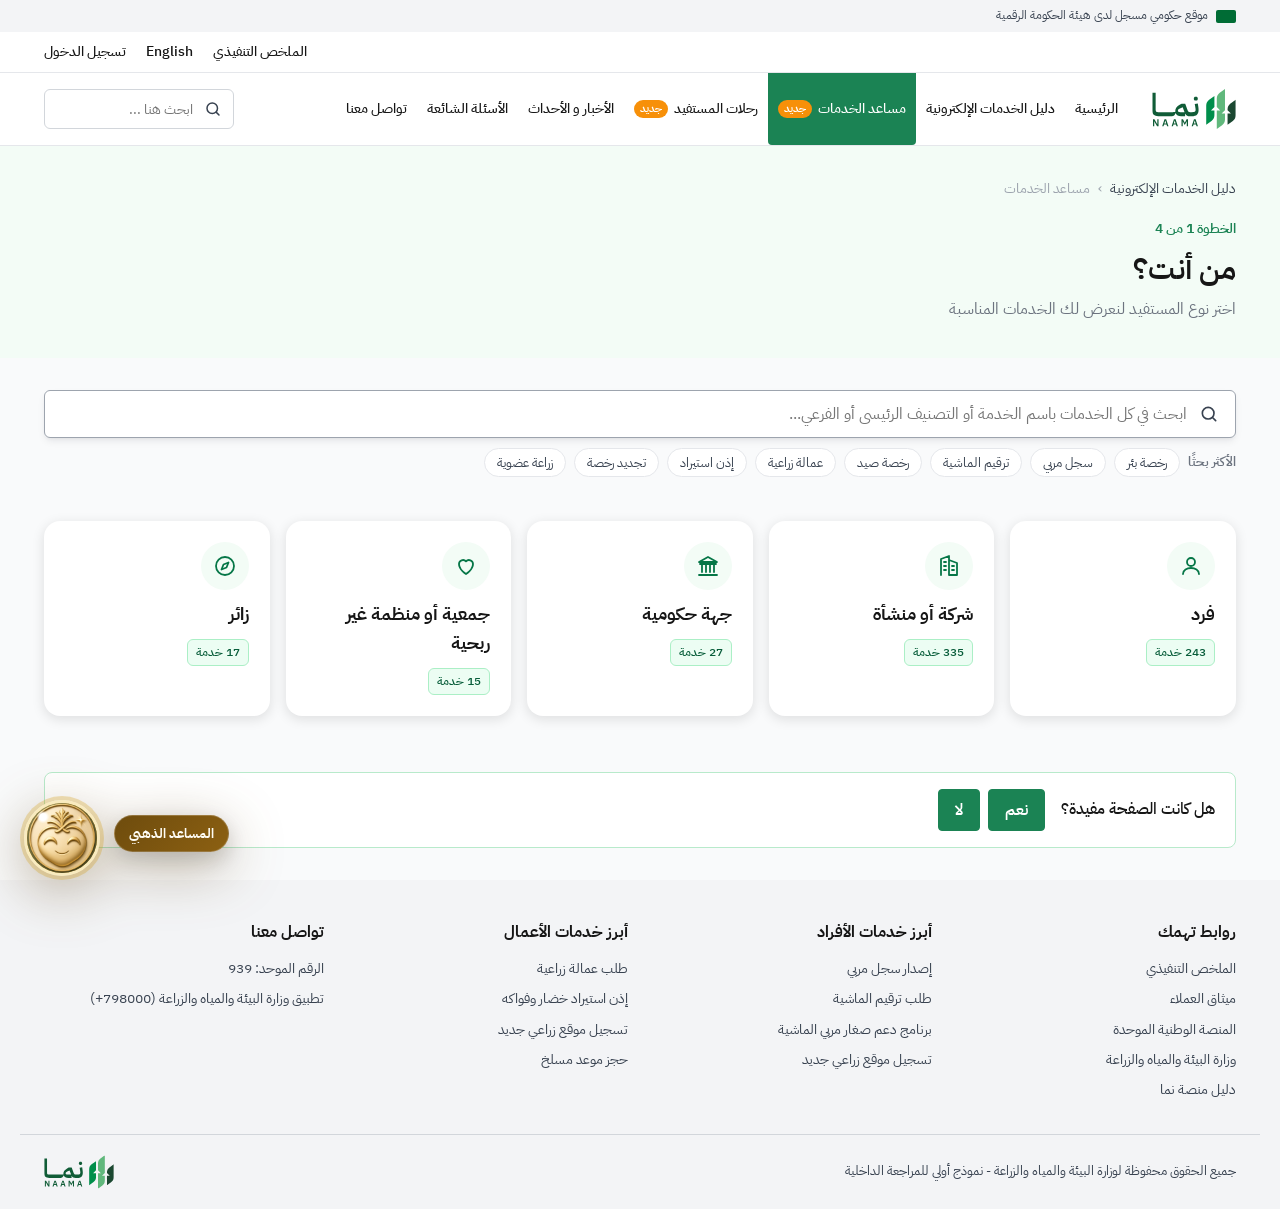
<file: journey.html>
<!DOCTYPE html>
<html lang="ar" dir="rtl">
<head>
  <meta charset="UTF-8">
  <meta name="viewport" content="width=device-width, initial-scale=1.0">
  <title>نما | مساعد الخدمات</title>
  <link rel="preconnect" href="https://fonts.googleapis.com">
  <link rel="preconnect" href="https://fonts.gstatic.com" crossorigin>
  <link rel="stylesheet" href="https://fonts.googleapis.com/css2?family=IBM+Plex+Sans+Arabic:wght@400;500;600;700&display=swap">
  <link rel="stylesheet" href="styles.css">
</head>
<body data-page="journey">
  <header id="site-header"></header>

  <section class="page-header">
    <div class="container">
      <nav id="breadcrumb" class="breadcrumb" aria-label="مسار التنقل"></nav>
      <p id="step-label" class="step-label"></p>
      <h1 id="step-title"></h1>
      <p id="step-hint" class="step-hint"></p>
    </div>
  </section>

  <main class="container main-content">
    <div class="search-holder">
      <svg class="search-icon" viewBox="0 0 24 24" aria-hidden="true">
        <circle cx="11" cy="11" r="7"></circle><path d="M20 20l-3.5-3.5"></path>
      </svg>
      <input id="search-input" type="search" autocomplete="off" aria-label="ابحث باسم الخدمة أو التصنيف">
    </div>
    <div id="search-suggestions" class="search-suggestions" aria-label="الأكثر بحثًا"></div>
    <p id="search-summary" class="search-summary"></p>
    <div class="toolbar">
      <button id="back-button" class="btn btn-light" type="button">رجوع</button>
    </div>
    <section id="content" aria-live="polite"></section>
  </main>

  <footer id="site-footer" class="site-footer"></footer>

  <dialog id="eligibility-dialog" class="modal" aria-label="التحقق من الأهلية والرسوم"></dialog>

  <script src="layout.js"></script>
  <script src="dom.js?v=1"></script>
  <script src="eligibility.js"></script>
  <script src="eligibility-dialog.js"></script>
  <script src="data.js"></script>
  <script src="search.js"></script>
  <script src="life-events.js"></script>
  <script src="app.js?v=2"></script>
  <script src="assistant.js"></script>
</body>
</html>
</file>
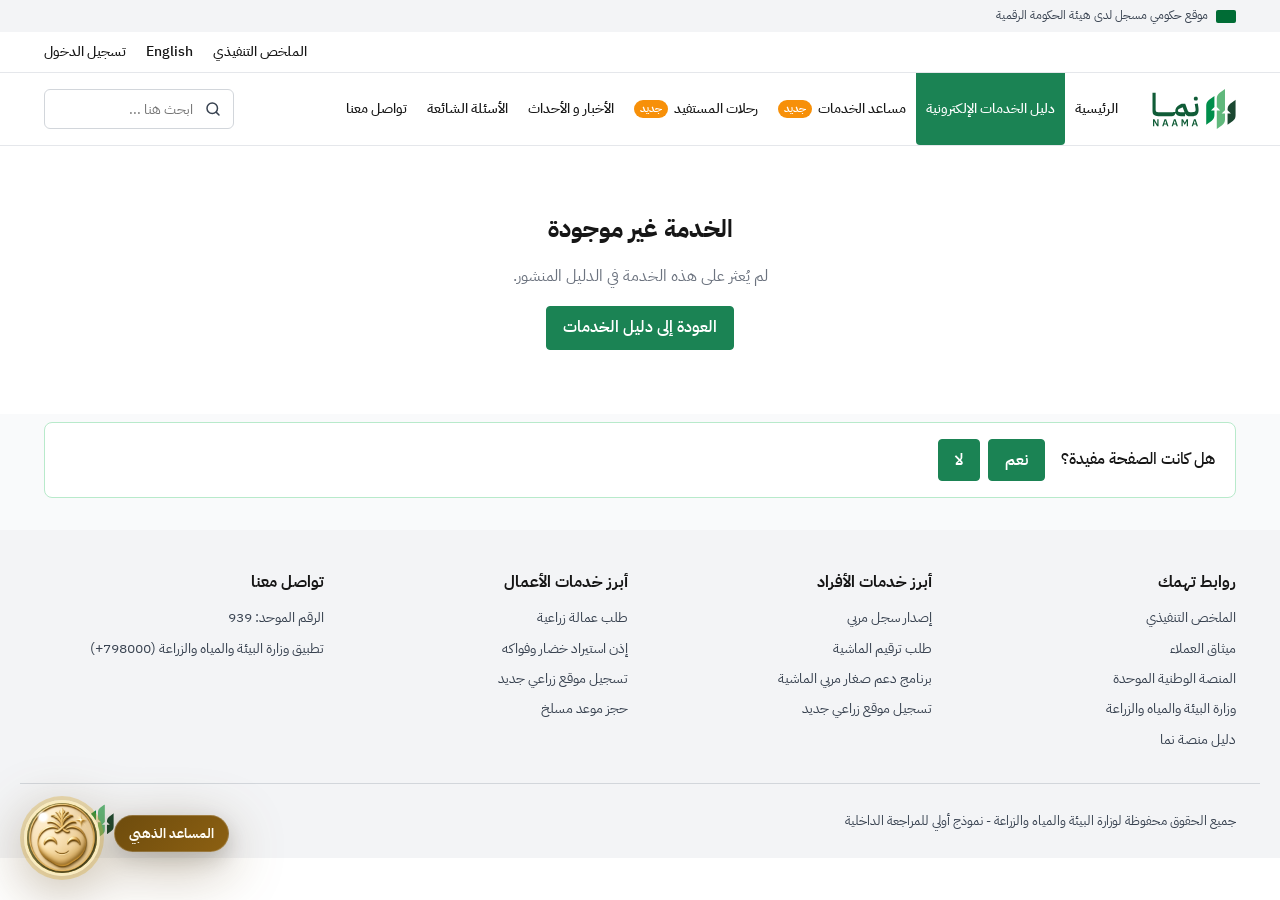
<file: service.html>
<!DOCTYPE html>
<html lang="ar" dir="rtl">
<head>
  <meta charset="UTF-8">
  <meta name="viewport" content="width=device-width, initial-scale=1.0">
  <title>نما | تفاصيل الخدمة</title>
  <link rel="preconnect" href="https://fonts.googleapis.com">
  <link rel="preconnect" href="https://fonts.gstatic.com" crossorigin>
  <link rel="stylesheet" href="https://fonts.googleapis.com/css2?family=IBM+Plex+Sans+Arabic:wght@400;500;600;700&display=swap">
  <link rel="stylesheet" href="styles.css">
  <link rel="stylesheet" href="service.css?v=3">
</head>
<body data-page="guide" class="service-page">
  <header id="site-header"></header>

  <div id="service-root"></div>

  <footer id="site-footer" class="site-footer"></footer>

  <dialog id="eligibility-dialog" class="modal" aria-label="التحقق من الأهلية والرسوم"></dialog>

  <script src="layout.js"></script>
  <script src="dom.js?v=1"></script>
  <script src="eligibility.js"></script>
  <script src="eligibility-dialog.js"></script>
  <script src="data.js"></script>
  <script src="life-events.js"></script>
  <script src="service.js?v=3"></script>
  <script src="assistant.js"></script>
</body>
</html>
</file>
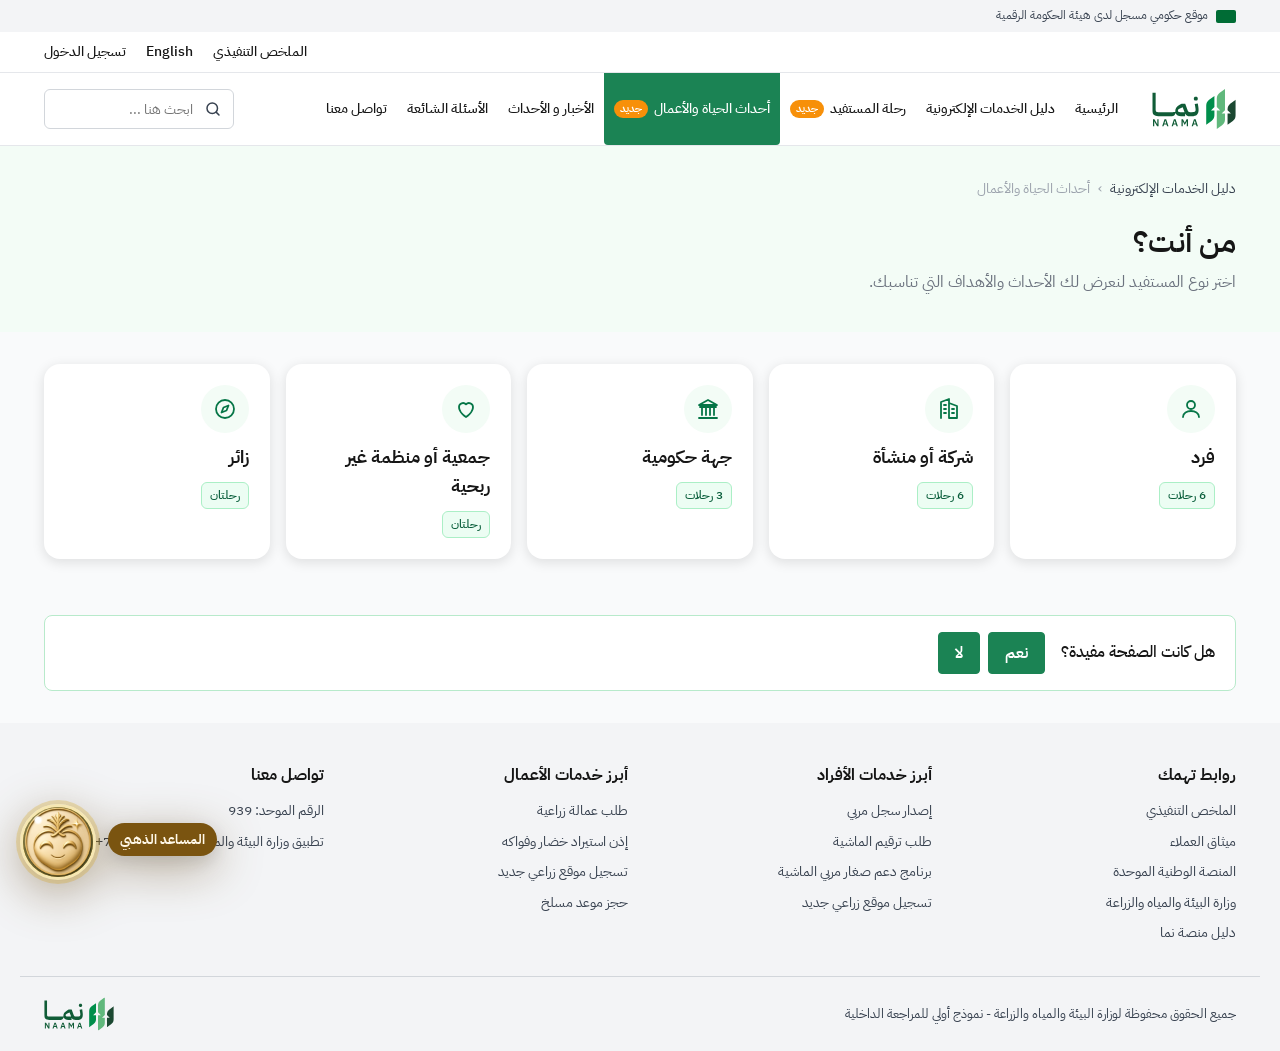
<file: journeys/prototype/events.html>
<!DOCTYPE html>
<html lang="ar" dir="rtl">
<head>
  <meta charset="UTF-8">
  <meta name="viewport" content="width=device-width, initial-scale=1.0">
  <title>نما | أحداث الحياة والأعمال</title>
  <link rel="preconnect" href="https://fonts.googleapis.com">
  <link rel="preconnect" href="https://fonts.gstatic.com" crossorigin>
  <link rel="stylesheet" href="https://fonts.googleapis.com/css2?family=IBM+Plex+Sans+Arabic:wght@400;500;600;700&display=swap">
  <link rel="stylesheet" href="styles.css">
</head>
<body data-page="events">
  <header id="site-header"></header>

  <section class="page-header">
    <div class="container">
      <nav id="breadcrumb" class="breadcrumb" aria-label="مسار التنقل"></nav>
      <h1 id="page-title">من أنت؟</h1>
      <p id="page-hint" class="step-hint"></p>
    </div>
  </section>

  <main id="content" class="container main-content" aria-live="polite"></main>

  <footer id="site-footer" class="site-footer"></footer>

  <script src="layout.js"></script>
  <script src="dom.js?v=1"></script>
  <script src="eligibility.js"></script>
  <script src="data.js"></script>
  <script src="life-events.js"></script>
  <script src="events.js?v=1"></script>
  <script src="assistant.js"></script>
</body>
</html>
</file>
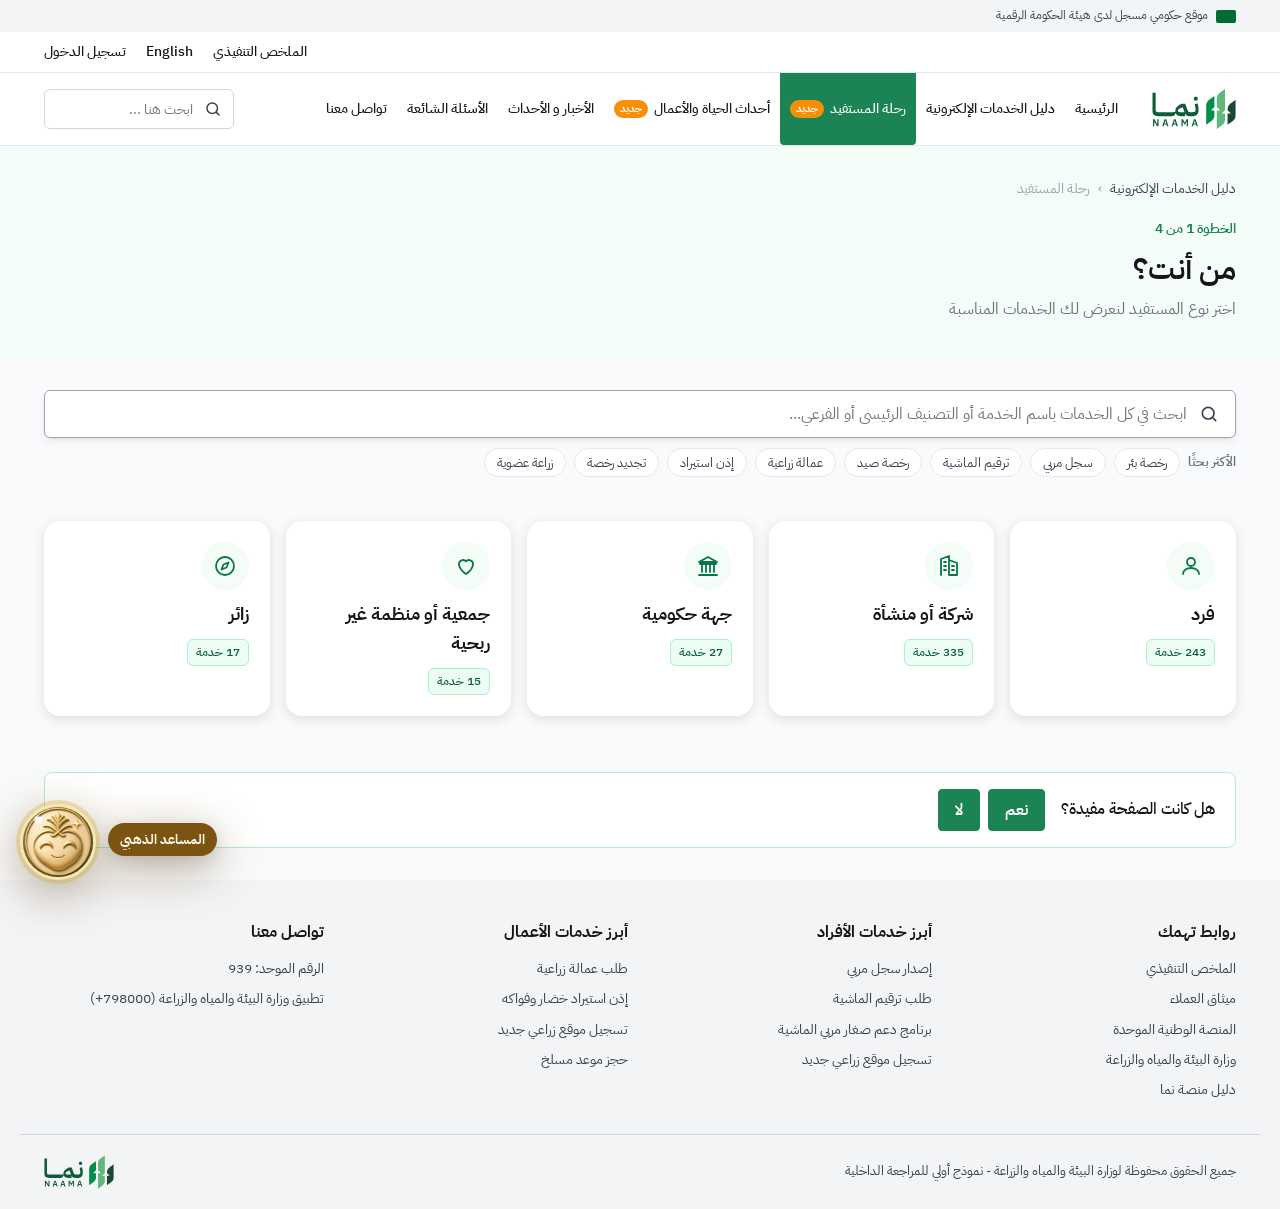
<file: journeys/prototype/journey.html>
<!DOCTYPE html>
<html lang="ar" dir="rtl">
<head>
  <meta charset="UTF-8">
  <meta name="viewport" content="width=device-width, initial-scale=1.0">
  <title>نما | رحلة المستفيد</title>
  <link rel="preconnect" href="https://fonts.googleapis.com">
  <link rel="preconnect" href="https://fonts.gstatic.com" crossorigin>
  <link rel="stylesheet" href="https://fonts.googleapis.com/css2?family=IBM+Plex+Sans+Arabic:wght@400;500;600;700&display=swap">
  <link rel="stylesheet" href="styles.css">
</head>
<body data-page="journey">
  <header id="site-header"></header>

  <section class="page-header">
    <div class="container">
      <nav id="breadcrumb" class="breadcrumb" aria-label="مسار التنقل"></nav>
      <p id="step-label" class="step-label"></p>
      <h1 id="step-title"></h1>
      <p id="step-hint" class="step-hint"></p>
    </div>
  </section>

  <main class="container main-content">
    <div class="search-holder">
      <svg class="search-icon" viewBox="0 0 24 24" aria-hidden="true">
        <circle cx="11" cy="11" r="7"></circle><path d="M20 20l-3.5-3.5"></path>
      </svg>
      <input id="search-input" type="search" autocomplete="off" aria-label="ابحث باسم الخدمة أو التصنيف">
    </div>
    <div id="search-suggestions" class="search-suggestions" aria-label="الأكثر بحثًا"></div>
    <p id="search-summary" class="search-summary"></p>
    <div class="toolbar">
      <button id="back-button" class="btn btn-light" type="button">رجوع</button>
    </div>
    <section id="content" aria-live="polite"></section>
  </main>

  <footer id="site-footer" class="site-footer"></footer>

  <dialog id="eligibility-dialog" class="modal" aria-label="التحقق من الأهلية والرسوم"></dialog>

  <script src="layout.js"></script>
  <script src="dom.js?v=1"></script>
  <script src="eligibility.js"></script>
  <script src="eligibility-dialog.js"></script>
  <script src="data.js"></script>
  <script src="search.js"></script>
  <script src="life-events.js"></script>
  <script src="app.js?v=2"></script>
  <script src="assistant.js"></script>
</body>
</html>
</file>
<file: styles.css>
/* ألوان وخطوط مأخوذة من متغيرات منصة نما (naama.sa) */
:root {
  --primary: #1b8354;
  --primary-dark: #14573a;
  --primary-icon: #067647;
  --primary-25: #f7fdf9;
  --primary-50: #f3fcf6;
  --success-50: #ecfdf3;
  --success-200: #abefc6;
  --success-800: #085d3a;
  --text-default: #161616;
  --text-paragraph: #384250;
  --text-secondary: #6c737f;
  --text-muted: #9da4ae;
  --neutral-25: #f9fafb;
  --neutral-100: #f3f4f6;
  --neutral-200: #e5e7eb;
  --neutral-300: #d2d6db;
  --neutral-800: #1f2a37;
  --card-shadow: 0 3px 12px 1px rgba(0, 0, 0, .1);
  --input-shadow: 0 4px 8px -2px rgba(16, 24, 40, .1), 0 2px 4px -2px rgba(16, 24, 40, .06);
  --font: "IBM Plex Sans Arabic", "Segoe UI", Tahoma, sans-serif;
}

* { box-sizing: border-box; }

body {
  margin: 0;
  font-family: var(--font);
  font-size: 16px;
  background: var(--neutral-25);
  color: var(--text-default);
  line-height: 1.6;
}

button, input, select { font-family: inherit; }

.container { max-width: 1240px; margin: 0 auto; padding: 0 24px; }

/* ---------- الشريط العلوي ---------- */
.gov-stamp { background: var(--neutral-100); font-size: 12px; color: var(--text-paragraph); }
.gov-stamp-inner { display: flex; align-items: center; gap: 8px; min-height: 32px; }
.gov-stamp .flag { width: 20px; height: 13px; border-radius: 2px; background: #006c35; }
.top-bar { background: #fff; border-bottom: 1px solid var(--neutral-200); font-size: 14px; }
.top-bar-inner { display: flex; justify-content: flex-end; gap: 20px; min-height: 40px; align-items: center; }
.top-bar a { color: var(--text-default); text-decoration: none; font-weight: 500; }
.top-bar a:hover { color: var(--primary); }
.top-bar a[aria-current="page"] { color: var(--primary); font-weight: 700; }
.site-header { background: #fff; border-bottom: 1px solid var(--neutral-200); }
.header-inner { display: flex; align-items: stretch; gap: 24px; min-height: 72px; }
.nav-new {
  margin-inline-start: 6px; padding: 0 6px; border-radius: 10px; font-size: 11px; font-weight: 600;
  background: #f79009; color: #fff;
}
.header-search { position: relative; margin-inline-start: auto; align-self: center; width: 190px; flex-shrink: 0; }
.header-search input {
  width: 100%; height: 40px; border: 1px solid var(--neutral-300); border-radius: 6px;
  padding: 0 40px 0 12px; font-size: 14px; outline: none; background: #fff;
}
.header-search input:focus { border-color: var(--primary); }
.header-search .search-icon { right: 12px; width: 18px; height: 18px; }
.brand { display: flex; align-items: center; }
.brand img { display: block; height: 40px; width: auto; }
.main-nav { display: flex; align-items: stretch; overflow-x: auto; scrollbar-width: none; }
.main-nav a {
  display: flex; align-items: center; padding: 0 10px; color: var(--text-default);
  text-decoration: none; font-size: 14px; font-weight: 500; white-space: nowrap;
}
.main-nav a:hover { color: var(--primary); }
.main-nav a.active { background: var(--primary); color: #fff; border-radius: 0 0 4px 4px; }

/* ---------- ترويسة الصفحة ---------- */
.page-header { background: var(--primary-50); padding: 32px 0 36px; }
.breadcrumb { display: flex; flex-wrap: wrap; gap: 8px; font-size: 14px; color: var(--text-muted); margin-bottom: 18px; }
.breadcrumb a { color: var(--text-paragraph); text-decoration: none; }
.breadcrumb a:last-child { color: var(--text-muted); }
.breadcrumb a:hover { color: var(--primary); }
.breadcrumb .sep { color: var(--text-muted); }
.step-label { margin: 0; color: var(--primary); font-weight: 600; font-size: 14px; }
.page-header h1 { margin: 4px 0; font-size: 30px; font-weight: 600; color: var(--text-default); }
.step-hint { margin: 0; color: var(--text-secondary); }

/* ---------- البحث ---------- */
.main-content { padding-top: 32px; padding-bottom: 48px; }
.search-holder {
  position: relative; background: #fff; border: 1px solid var(--text-muted); border-radius: 6px;
  box-shadow: var(--input-shadow);
}
.search-holder:focus-within { border-color: var(--primary); }
.search-icon {
  position: absolute; top: 50%; right: 16px; width: 20px; height: 20px; transform: translateY(-50%);
  fill: none; stroke: var(--text-paragraph); stroke-width: 2; stroke-linecap: round;
}
.search-holder input {
  width: 100%; height: 46px; border: 0; background: transparent; padding: 0 48px 0 16px;
  font-size: 16px; color: var(--text-default); outline: none;
}
.search-summary { margin: 10px 0 0; color: var(--text-secondary); font-size: 14px; }
.search-summary:empty { display: none; }
.search-suggestions {
  display: flex; flex-wrap: wrap; align-items: center; gap: 8px; margin-top: 10px;
}
.search-suggestions[hidden] { display: none; }
.search-suggestions-label { font-size: 13px; color: var(--text-secondary); font-weight: 600; }
.search-chip {
  border: 1px solid var(--neutral-200); background: #fff; color: var(--text-paragraph);
  border-radius: 999px; padding: 4px 12px; font-size: 13px; cursor: pointer;
}
.search-chip:hover, .search-chip:focus-visible {
  border-color: var(--primary); color: var(--primary-dark); background: var(--primary-50);
}
.empty .search-suggestions { justify-content: center; margin-top: 14px; }

.toolbar { display: flex; justify-content: flex-end; align-items: center; margin: 20px 0 24px; }

/* ---------- الأزرار ---------- */
.btn {
  display: inline-flex; align-items: center; gap: 6px; border: 1px solid transparent; border-radius: 4px;
  padding: 8px 16px; font-size: 14px; font-weight: 500; cursor: pointer; text-decoration: none;
}
.btn[hidden] { display: none; }
.btn-light { background: var(--neutral-100); color: var(--text-default); }
.btn-light:hover { background: var(--neutral-200); }
.btn-primary { background: var(--primary); border-color: var(--primary); color: #fff; font-size: 16px; font-weight: 600; }
.btn-primary:hover { background: var(--primary-dark); border-color: var(--primary-dark); }

/* ---------- بطاقات الاختيار ---------- */
.card-grid { display: grid; grid-template-columns: repeat(auto-fill, minmax(250px, 1fr)); gap: 24px; }
/* خمس بطاقات في السطر على الشاشات العريضة، وتلتف تلقائيًا على الشاشات الصغيرة. */
@media (min-width: 900px) {
  .grid-5 { grid-template-columns: repeat(5, minmax(0, 1fr)); gap: 16px; }
}
.choice-card {
  background: #fff; border-radius: 16px; padding: 20px; box-shadow: var(--card-shadow);
  display: flex; flex-direction: column; align-items: flex-start; gap: 10px;
  color: inherit; text-decoration: none; transition: transform .15s, box-shadow .15s;
  border: 1px solid transparent;
}
.choice-card:hover, .choice-card:focus-visible {
  transform: translateY(-3px); border-color: var(--primary); outline: none;
  box-shadow: 0 8px 24px rgba(27, 131, 84, .18);
}
.choice-card.general { background: var(--primary-25); }
.icon-circle {
  width: 48px; height: 48px; border-radius: 50%; background: var(--primary-50); color: var(--primary-icon);
  display: grid; place-items: center; flex-shrink: 0;
}
.icon-circle svg { width: 24px; height: 24px; fill: none; stroke: currentColor; stroke-width: 1.8; stroke-linecap: round; stroke-linejoin: round; }
.choice-card .title { font-size: 18px; font-weight: 700; color: var(--text-default); }
.choice-card .crumb { color: var(--text-secondary); font-size: 12px; }

/* ---------- الشارات ---------- */
.badge {
  display: inline-block; font-size: 12px; font-weight: 500; padding: 3px 8px; border-radius: 6px;
  background: var(--neutral-25); border: 1px solid var(--neutral-200); color: var(--neutral-800);
}
.badge-success { background: var(--success-50); border-color: var(--success-200); color: var(--success-800); }
/* ---------- بطاقات الخدمات ---------- */
.service-list { display: grid; grid-template-columns: repeat(auto-fill, minmax(360px, 1fr)); gap: 24px; }
.service-card {
  background: #fff; border-radius: 16px; padding: 20px; box-shadow: var(--card-shadow);
  display: flex; flex-direction: column; gap: 10px;
}
.service-card h3 { margin: 4px 0 0; font-size: 18px; font-weight: 700; color: var(--text-default); }
.service-card .desc {
  margin: 0; color: var(--text-paragraph); font-size: 14px;
  display: -webkit-box; -webkit-line-clamp: 3; -webkit-box-orient: vertical; overflow: hidden;
}
.service-meta { display: flex; flex-wrap: wrap; gap: 8px; }
.paths { font-size: 13px; color: var(--text-secondary); }
.paths a { color: var(--primary); }
.service-buttons { display: flex; flex-wrap: wrap; gap: 8px; margin-top: auto; padding-top: 4px; }
.btn-outline { background: #fff; border-color: var(--primary); color: var(--primary); font-weight: 600; }
.btn-outline:hover { background: var(--primary-50); }
.selected-action { display: flex; flex-direction: column; gap: 8px; margin-top: 10px; }
.selected-action:empty { display: none; }
.selected-action-name { font-size: 13px; color: var(--text-secondary); }

.actions-title { font-size: 14px; font-weight: 600; color: var(--text-paragraph); margin-top: 4px; }
.actions { display: flex; flex-wrap: wrap; gap: 8px; }
.stage-button {
  border: 1px solid var(--primary); background: #fff; color: var(--primary); border-radius: 4px;
  padding: 6px 14px; font-size: 14px; font-weight: 600; cursor: pointer;
}
.stage-button:hover { background: var(--primary-50); }
.stage-button[aria-pressed="true"] { background: var(--primary); color: #fff; }
.operations-area { display: flex; flex-direction: column; gap: 8px; border-top: 1px dashed var(--neutral-300); padding-top: 10px; }
.operations-area:empty { display: none; }
.action-chip {
  display: inline-block; border: 1px solid var(--success-200); background: var(--success-50); color: var(--success-800);
  border-radius: 6px; padding: 5px 12px; font-size: 14px; font-weight: 500; text-decoration: none;
}
.action-chip { font-family: inherit; cursor: pointer; }
.action-chip:hover, .action-chip[aria-pressed="true"] { background: var(--primary); border-color: var(--primary); color: #fff; }

/* ---------- نافذة الأهلية والرسوم ---------- */
.modal {
  width: min(640px, calc(100% - 32px)); max-height: calc(100vh - 48px); overflow-y: auto; padding: 0; border: none;
  border-radius: 16px; box-shadow: var(--card-shadow); font-family: var(--font); color: var(--text-default);
}
.modal::backdrop { background: rgba(31, 42, 55, .55); }
.modal h2 { margin: 0; font-size: 20px; font-weight: 700; }
.modal-header {
  display: flex; justify-content: space-between; align-items: flex-start; gap: 16px;
  padding: 20px 24px; background: var(--primary-50); border-bottom: 1px solid var(--neutral-200);
}
.modal-header .hint { margin: 4px 0 0; }
.modal-subtitle { margin: 4px 0 0; font-size: 14px; font-weight: 600; color: var(--primary-dark); }
.modal-close {
  border: none; background: transparent; font-size: 26px; line-height: 1; cursor: pointer; color: var(--text-secondary);
}
.modal-body { padding: 8px 24px 24px; display: flex; flex-direction: column; gap: 12px; }
.modal-section-title { margin: 12px 0 0; font-size: 16px; font-weight: 700; color: var(--primary-dark); }
.fee-text { margin: 0; color: var(--text-paragraph); }
.hint { margin: 0; font-size: 13px; color: var(--text-secondary); }
.fee-calculator { display: grid; gap: 12px; }
.form-field { display: grid; gap: 6px; font-size: 14px; font-weight: 500; }
.form-field[hidden] { display: none; }
.form-control {
  font: inherit; padding: 8px 12px; border: 1px solid var(--text-muted); border-radius: 6px; background: #fff;
}
.form-control:focus { outline: 2px solid var(--primary); outline-offset: 1px; }
.question { border: 1px solid var(--neutral-200); border-radius: 8px; padding: 12px 16px; margin: 0; }
.question legend { padding: 0 4px; font-size: 15px; font-weight: 500; }
.question-options { display: flex; gap: 24px; margin-top: 8px; }
.radio-option { display: inline-flex; align-items: center; gap: 6px; cursor: pointer; }
.radio-option input { accent-color: var(--primary); width: 18px; height: 18px; }
.modal-actions { display: flex; gap: 8px; margin-top: 4px; }
.result-area:empty { display: none; }
.result-box { border-radius: 8px; padding: 16px; display: flex; flex-direction: column; gap: 8px; border: 1px solid; }
.result-box p, .result-box ul { margin: 0; }
.result-box.success { background: var(--success-50); border-color: var(--success-200); color: var(--success-800); }
.result-box.success .btn { align-self: flex-start; }
.result-box.error { background: #fef3f2; border-color: #fecdca; color: #912018; }
.result-box.error ul { padding-inline-start: 20px; }
.result-box.next-steps { background: #fffaeb; border-color: #fedf89; color: #7a2e0e; }
.next-steps-list { list-style: none; padding: 0; margin: 4px 0 0; display: grid; gap: 10px; }
.next-step {
  display: flex; flex-direction: column; gap: 8px; padding: 12px;
  background: #fff; border: 1px solid #fedf89; border-radius: 8px;
}
.next-step .btn { align-self: flex-start; }
.question.failed { border-color: #fedf89; background: #fffcf5; }
.fixed-message { font-weight: 700; }

/* ---------- نتائج البحث وحالات أخرى ---------- */
.result-section-title { font-size: 19px; font-weight: 700; color: var(--primary-dark); margin: 8px 0 16px; }
.result-section-title:not(:first-child) { margin-top: 32px; }
.empty {
  background: var(--neutral-25); border: 1px dashed var(--neutral-300); border-radius: 16px;
  padding: 32px; text-align: center; color: var(--text-secondary);
}

/* ---------- مدخل رحلة المستفيد في صفحة الدليل ---------- */
.journey-banner {
  display: grid; grid-template-columns: minmax(0, 1.1fr) minmax(0, 1fr); gap: 28px; align-items: center;
  margin-bottom: 24px; padding: 20px 28px; border-radius: 16px; color: #fff;
  background: linear-gradient(120deg, var(--primary-dark), var(--primary) 70%);
  box-shadow: 0 10px 30px rgba(20, 87, 58, .25);
}
.journey-banner h2 { margin: 4px 0 2px; font-size: 26px; font-weight: 700; }
.journey-banner p { margin: 0 0 12px; color: #e6f4ec; font-size: 15px; }
.journey-banner-tag { display: inline-block; padding: 1px 10px; border-radius: 12px; background: #f79009; font-size: 12px; font-weight: 600; }
.journey-steps { list-style: none; display: flex; flex-wrap: wrap; gap: 8px 20px; padding: 0; margin: 0 0 14px; font-weight: 500; }
.journey-steps li { display: flex; align-items: center; gap: 8px; }
.journey-steps span {
  width: 26px; height: 26px; border-radius: 50%; display: grid; place-items: center;
  background: rgba(255, 255, 255, .18); border: 1px solid rgba(255, 255, 255, .5); font-size: 13px;
}
.btn-white { background: #fff; color: var(--primary-dark); font-size: 15px; font-weight: 700; padding: 8px 20px; }
.btn-white:hover { background: var(--primary-50); }
/* ستة أعمدة: الثلاثة الأولى تأخذ عمودين والأخيرتان ثلاثة، فتتطابق حواف الصفين. */
.journey-types { display: grid; grid-template-columns: repeat(6, minmax(0, 1fr)); gap: 10px; }
.journey-type:nth-child(-n+3) { grid-column: span 2; }
.journey-type:nth-child(n+4) { grid-column: span 3; }
.journey-type {
  display: flex; flex-direction: column; gap: 2px; padding: 10px 12px; border-radius: 10px; text-decoration: none; color: #fff;
  background: rgba(255, 255, 255, .12); border: 1px solid rgba(255, 255, 255, .28); transition: background .15s, transform .15s;
}
.journey-type:hover, .journey-type:focus-visible { background: rgba(255, 255, 255, .24); transform: translateY(-2px); outline: none; }
.journey-type svg { width: 22px; height: 22px; fill: none; stroke: currentColor; stroke-width: 1.8; stroke-linecap: round; stroke-linejoin: round; }
.journey-type .title { font-weight: 700; font-size: 15px; line-height: 1.4; }
.journey-type .count { font-size: 12px; color: #d3f0df; }

/* ---------- أحداث الحياة والأعمال ---------- */
.life-events { margin-bottom: 24px; }
.life-events[hidden] { display: none; }
.see-all { margin-inline-start: auto; text-decoration: none; }
.life-events-list { display: grid; grid-template-columns: repeat(auto-fit, minmax(170px, 1fr)); gap: 12px; }
.life-event-chip {
  display: flex; flex-direction: column; gap: 4px; padding: 14px; border-radius: 12px; background: #fff;
  border: 1px solid var(--success-200); color: var(--text-default); text-decoration: none; transition: border-color .15s, transform .15s;
}
.life-event-chip:hover, .life-event-chip:focus-visible { border-color: var(--primary); transform: translateY(-2px); outline: none; }
.life-event-chip svg { width: 24px; height: 24px; fill: none; stroke: var(--primary-icon); stroke-width: 1.8; stroke-linecap: round; stroke-linejoin: round; }
.life-event-chip .title { font-weight: 700; font-size: 15px; }
.life-event-chip .count { font-size: 12px; color: var(--text-secondary); }
.type-tabs { display: flex; flex-wrap: wrap; gap: 8px; margin-bottom: 12px; }
.type-tab {
  display: inline-flex; align-items: center; gap: 6px; padding: 7px 14px; border-radius: 20px; cursor: pointer;
  border: 1px solid var(--neutral-300); background: #fff; color: var(--text-default); font-size: 14px; font-weight: 600;
}
.type-tab svg { width: 18px; height: 18px; fill: none; stroke: currentColor; stroke-width: 1.8; stroke-linecap: round; stroke-linejoin: round; }
.type-tab .count { font-size: 12px; font-weight: 500; color: var(--text-secondary); }
.type-tab:hover { border-color: var(--primary); color: var(--primary); }
.type-tab[aria-pressed="true"] { background: var(--primary); border-color: var(--primary); color: #fff; }
.type-tab[aria-pressed="true"] .count { color: #d3f0df; }
.events-grid { grid-template-columns: repeat(auto-fill, minmax(260px, 1fr)); margin-bottom: 24px; }
.event-stats { display: grid; grid-template-columns: repeat(auto-fit, minmax(150px, 1fr)); gap: 12px; max-width: 920px; margin-bottom: 20px; }
.event-stat {
  display: flex; flex-direction: column; gap: 2px; padding: 12px 14px; border-radius: 12px;
  background: #fff; border: 1px solid var(--success-200);
}
.event-stat strong { font-size: 20px; color: var(--primary-dark); }
.event-stat span { font-size: 13px; color: var(--text-secondary); }
.step-details {
  display: grid; grid-template-columns: repeat(2, minmax(0, 1fr)); gap: 6px 16px; padding: 10px 12px;
  border-radius: 8px; background: var(--neutral-25); border: 1px solid var(--neutral-200); font-size: 13px;
}
.step-detail { display: flex; flex-direction: column; }
.step-detail-label { font-weight: 600; color: var(--text-secondary); font-size: 12px; }
@media (max-width: 760px) { .step-details { grid-template-columns: 1fr; } }
.event-summary { font-size: 14px; color: var(--text-paragraph); }

.event-progress { display: grid; gap: 8px; max-width: 920px; margin-bottom: 24px; font-weight: 600; color: var(--primary-dark); }
.progress-track { height: 10px; border-radius: 5px; background: var(--neutral-200); overflow: hidden; }
.progress-fill { display: block; height: 100%; background: var(--primary); transition: width .3s; }
.timeline { list-style: none; margin: 0 0 24px; padding: 0; max-width: 920px; }
.timeline-step { position: relative; display: flex; gap: 16px; padding-bottom: 20px; }
/* الخط الرأسي يصل بين علامات الخطوات، ولا يظهر بعد الخطوة الأخيرة. */
.timeline-step:not(:last-child)::before {
  content: ""; position: absolute; top: 40px; bottom: 0; right: 19px; width: 2px; background: var(--neutral-300);
}
.timeline-marker {
  flex-shrink: 0; width: 40px; height: 40px; border-radius: 50%; display: grid; place-items: center; font-weight: 700;
  background: #fff; border: 2px solid var(--primary); color: var(--primary); position: relative; z-index: 1;
}
.timeline-step.optional .timeline-marker { border-style: dashed; border-color: var(--text-muted); color: var(--text-secondary); }
.timeline-step.done .timeline-marker { background: var(--primary); border: 2px solid var(--primary); color: #fff; }
.timeline-body {
  flex: 1; background: #fff; border-radius: 12px; padding: 16px; box-shadow: var(--card-shadow);
  display: flex; flex-direction: column; gap: 6px;
}
.timeline-step.done .timeline-body { background: var(--primary-25); }
.timeline-head { display: flex; align-items: center; gap: 8px; flex-wrap: wrap; }
.timeline-head h3 { margin: 0; font-size: 17px; font-weight: 700; }
.timeline-body .desc { margin: 0; color: var(--text-paragraph); font-size: 14px; }
.timeline-service { font-size: 13px; color: var(--text-secondary); }
.step-toggle { display: inline-flex; align-items: center; gap: 6px; font-size: 14px; cursor: pointer; }
.step-toggle input { accent-color: var(--primary); width: 18px; height: 18px; }

/* ---------- الخدمات الاستباقية ---------- */
.proactive { margin-bottom: 24px; }
.proactive[hidden] { display: none; }
.proactive-head { display: flex; align-items: baseline; flex-wrap: wrap; gap: 4px 12px; margin-bottom: 12px; }
.proactive-head h2 { margin: 0; font-size: 22px; font-weight: 700; color: var(--primary-dark); }
.proactive-list { display: grid; grid-template-columns: repeat(auto-fit, minmax(260px, 1fr)); gap: 16px; }
.proactive-card {
  background: #fff; border-radius: 12px; padding: 16px; box-shadow: var(--card-shadow);
  border-inline-start: 4px solid #f79009; display: flex; flex-direction: column; gap: 6px;
}
.proactive-card.urgent { border-inline-start-color: #d92d20; }
.proactive-card-head { display: flex; justify-content: space-between; align-items: center; }
.proactive-icon { width: 22px; height: 22px; fill: none; stroke: #b54708; stroke-width: 1.8; stroke-linecap: round; stroke-linejoin: round; }
.proactive-card.urgent .proactive-icon { stroke: #b42318; }
.proactive-card h3 { margin: 0; font-size: 16px; font-weight: 700; }
.proactive-text { margin: 0; font-size: 14px; color: var(--text-paragraph); }
.proactive-meta { font-size: 12px; color: var(--text-secondary); }
.proactive-card .btn { align-self: flex-start; margin-top: 6px; }
.badge-warning { background: #fffaeb; border-color: #fedf89; color: #93370d; }
.badge-danger { background: #fef3f2; border-color: #fecdca; color: #912018; }

/* ---------- صفحة الدليل: التصفية والنتائج ---------- */
.guide-layout { display: grid; grid-template-columns: 290px minmax(0, 1fr); gap: 28px; margin-top: 28px; align-items: start; }
.filters { background: #fff; border-radius: 16px; padding: 20px; box-shadow: var(--card-shadow); }
.filters-head { display: flex; justify-content: space-between; align-items: center; margin-bottom: 8px; }
.filters h2 { margin: 0; font-size: 19.2px; font-weight: 700; color: var(--primary-dark); }
.link-button { border: none; background: none; color: var(--primary); cursor: pointer; font-size: 14px; font-weight: 600; }
.link-button[hidden] { display: none; }
.filter-group { border: none; border-top: 1px solid var(--neutral-200); margin: 0; padding: 14px 0 6px; }
.filter-group legend { float: right; width: 100%; margin-bottom: 8px; font-weight: 500; color: var(--text-secondary); }
.filter-options { clear: both; max-height: 220px; overflow-y: auto; display: grid; gap: 6px; padding-inline-end: 4px; }
.filter-option { display: flex; align-items: flex-start; gap: 8px; font-size: 14px; cursor: pointer; }
.filter-option input { accent-color: var(--primary); width: 16px; height: 16px; margin: 3px 0 0; flex-shrink: 0; }
.filter-label { flex: 1; }
.filter-count { color: var(--text-muted); font-size: 13px; }
.results-head { display: flex; justify-content: space-between; align-items: flex-end; gap: 16px; flex-wrap: wrap; margin-bottom: 20px; }
.results-head h2 { margin: 0 0 6px; font-size: 30px; font-weight: 500; }
.sort-control { display: flex; align-items: center; gap: 8px; font-size: 14px; color: var(--text-secondary); }
.guide-list { display: grid; grid-template-columns: repeat(2, minmax(0, 1fr)); gap: 20px; }
.guide-card {
  background: #fff; border-radius: 16px; padding: 20px; box-shadow: var(--card-shadow);
  display: flex; flex-direction: column; gap: 10px;
}
.guide-card-head { display: flex; align-items: center; gap: 12px; }
.guide-card h3 { margin: 0; font-size: 17px; font-weight: 700; }
.guide-card .desc {
  margin: 0; color: var(--text-paragraph); font-size: 14px;
  display: -webkit-box; -webkit-line-clamp: 3; -webkit-box-orient: vertical; overflow: hidden;
}
.guide-card-button { align-self: flex-start; margin-top: auto; }
.pagination { display: flex; justify-content: center; flex-wrap: wrap; gap: 6px; margin-top: 28px; }
.page-button {
  min-width: 38px; height: 38px; padding: 0 12px; border-radius: 4px; border: 1px solid var(--neutral-300);
  background: #fff; color: var(--text-default); cursor: pointer; font-weight: 500;
}
.page-button:hover:not(:disabled) { border-color: var(--primary); color: var(--primary); }
.page-button.current { background: var(--primary); border-color: var(--primary); color: #fff; }
.page-button:disabled { opacity: .45; cursor: default; }

/* ---------- التقييم والتذييل ---------- */
.page-feedback { padding-bottom: 32px; }
.feedback-box {
  display: flex; align-items: center; flex-wrap: wrap; gap: 16px; padding: 16px 20px;
  background: #fff; border: 1px solid #b8eacb; border-radius: 8px; font-weight: 500;
}
.feedback-actions { display: flex; gap: 8px; }
.feedback-actions[hidden], .feedback-thanks[hidden] { display: none; }
.feedback-thanks { color: var(--success-800); }
.site-footer { background: var(--neutral-25); padding-top: 8px; }
.footer-main { background: var(--neutral-100); padding: 40px 0 0; font-size: 14px; color: var(--text-paragraph); }
.footer-grid { display: grid; grid-template-columns: repeat(4, minmax(0, 1fr)); gap: 24px; }
.footer-col h2 { margin: 0 0 12px; font-size: 16px; font-weight: 700; color: var(--text-default); }
.footer-col ul { list-style: none; margin: 0; padding: 0; display: grid; gap: 8px; }
.footer-col a { color: var(--text-paragraph); text-decoration: none; }
.footer-col a:hover { color: var(--primary); text-decoration: underline; }
.footer-col p { margin: 0 0 8px; }
.footer-bottom {
  display: flex; justify-content: space-between; align-items: center; gap: 16px; flex-wrap: wrap;
  margin-top: 32px; padding: 20px 24px; border-top: 1px solid var(--neutral-300); font-size: 13px;
}

@media (max-width: 1000px) {
  .journey-banner, .guide-layout { grid-template-columns: 1fr; }
  .guide-list { grid-template-columns: 1fr; }
  .footer-grid { grid-template-columns: repeat(2, minmax(0, 1fr)); }
  .header-search { display: none; }
}

/* على الشاشات المتوسطة تبقى روابط صفحات النموذج فقط، وتُخفى روابط موقع نما الخارجية. */
@media (max-width: 1100px) {
  .main-nav a.nav-external { display: none; }
}

@media (max-width: 760px) {
  .header-inner { flex-wrap: wrap; }
  .main-nav a:not(.active) { display: none; }
  .service-list { grid-template-columns: 1fr; }
  .footer-grid { grid-template-columns: 1fr; }
}


/* ==========================================================================
   التصميم الجديد للصفحة الرئيسية (رحلات المستفيد ومساعد الخدمات والبحث)
   ========================================================================== */

.hero-split-grid {
  display: grid;
  grid-template-columns: minmax(0, 1.55fr) minmax(0, 1fr);
  gap: 20px;
  align-items: stretch;
  margin-bottom: 28px;
}

/* ---------- لوحة رحلات المستفيد (على اليمين في RTL) ---------- */
.journeys-panel {
  background: #fff;
  border: 1px solid var(--neutral-300);
  border-radius: 16px;
  padding: 20px 22px;
  display: flex;
  flex-direction: column;
  justify-content: flex-start;
  box-shadow: 0 2px 10px rgba(0, 0, 0, 0.02);
}

.journeys-panel-head {
  display: flex;
  align-items: baseline;
  justify-content: space-between;
  margin-bottom: 14px;
  flex-wrap: wrap;
  gap: 8px 12px;
}

.journeys-title-group {
  display: flex;
  align-items: baseline;
  flex-wrap: wrap;
  gap: 8px 12px;
}

.journeys-title-group h2 {
  margin: 0;
  font-size: 21px;
  font-weight: 700;
  color: var(--primary-dark);
}

.journeys-title-group .hint {
  font-size: 13px;
  color: var(--text-secondary);
  font-weight: 400;
}

.journeys-panel-head .see-all {
  font-size: 13.5px;
  font-weight: 600;
  color: var(--primary-dark);
  text-decoration: none;
  margin-inline-start: auto;
  transition: color .15s;
}

.journeys-panel-head .see-all:hover {
  color: var(--primary);
  text-decoration: underline;
}

/* شبكة بطاقات الرحلات (4 أعمدة كما في الصورة) */
.journeys-cards-grid {
  display: grid;
  grid-template-columns: repeat(4, minmax(0, 1fr));
  gap: 10px;
  flex: 1;
}

.life-event-chip {
  display: flex;
  flex-direction: column;
  align-items: center;
  justify-content: center;
  text-align: center;
  gap: 6px;
  padding: 12px 6px;
  min-height: 72px;
  border-radius: 8px;
  background: #fff;
  border: 1px solid var(--neutral-300);
  color: var(--text-default);
  text-decoration: none;
  transition: border-color .15s, transform .15s, box-shadow .15s;
}

.life-event-chip:hover, .life-event-chip:focus-visible {
  border-color: var(--primary);
  transform: translateY(-2px);
  box-shadow: 0 4px 12px rgba(20, 87, 58, 0.08);
  outline: none;
}

.life-event-chip svg {
  width: 22px;
  height: 22px;
  fill: none;
  stroke: var(--text-secondary);
  stroke-width: 1.8;
  stroke-linecap: round;
  stroke-linejoin: round;
  transition: stroke .15s;
}

.life-event-chip:hover svg {
  stroke: var(--primary);
}

.life-event-chip .title {
  font-weight: 600;
  font-size: 13px;
  line-height: 1.35;
  color: var(--text-default);
}

.life-event-chip .count {
  display: none !important;
}

/* ---------- بطاقة مساعد الخدمات (على اليسار في RTL) ---------- */
.assistant-banner {
  background: linear-gradient(135deg, #0d462b 0%, #156945 100%);
  border-radius: 16px;
  padding: 22px 24px;
  color: #fff;
  display: flex;
  flex-direction: column;
  justify-content: space-between;
  box-shadow: 0 10px 25px rgba(20, 87, 58, 0.18);
}

.assistant-banner-content {
  display: flex;
  flex-direction: column;
  height: 100%;
  justify-content: space-between;
}

.assistant-banner-content h2 {
  margin: 0 0 6px;
  font-size: 22px;
  font-weight: 700;
  color: #fff;
}

.assistant-banner-content p {
  margin: 0 0 14px;
  color: rgba(255, 255, 255, 0.92);
  font-size: 13.5px;
  line-height: 1.5;
}

.assistant-steps {
  list-style: none;
  display: flex;
  flex-wrap: wrap;
  align-items: center;
  gap: 6px 14px;
  padding: 0;
  margin: 0 0 16px;
  font-weight: 500;
  font-size: 13px;
}

.assistant-steps li {
  display: flex;
  align-items: center;
  gap: 6px;
}

.assistant-steps span {
  width: 22px;
  height: 22px;
  border-radius: 50%;
  display: grid;
  place-items: center;
  background: rgba(255, 255, 255, 0.18);
  border: 1px solid rgba(255, 255, 255, 0.45);
  font-size: 12px;
}

.btn-assistant-start {
  background: #fff;
  color: #0d462b;
  font-size: 14px;
  font-weight: 700;
  padding: 8px 24px;
  border-radius: 8px;
  align-self: flex-start;
  text-decoration: none;
  box-shadow: 0 2px 4px rgba(0, 0, 0, 0.1);
  transition: background .15s, transform .15s;
}

.btn-assistant-start:hover {
  background: #ebf7f0;
  transform: translateY(-1px);
}

/* ---------- قسم البحث في الخدمات ---------- */
.services-search-area {
  margin-top: 26px;
  margin-bottom: 24px;
}

.services-search-title {
  margin: 0 0 14px;
  font-size: 21px;
  font-weight: 700;
  color: var(--text-default);
}

@media (max-width: 960px) {
  .hero-split-grid {
    grid-template-columns: 1fr;
  }
  .journeys-cards-grid {
    grid-template-columns: repeat(2, minmax(0, 1fr));
  }
}


/* ==========================================================================
   قائمة الإكمال والبحث التلقائي الفوري المنسدلة (Live Search Dropdown)
   ========================================================================== */

.search-holder {
  position: relative;
  z-index: 10;
}

.live-search-dropdown {
  position: absolute;
  top: calc(100% + 8px);
  right: 0;
  left: 0;
  background: #ffffff;
  border: 1px solid var(--neutral-300);
  border-radius: 14px;
  box-shadow: 0 18px 38px rgba(0, 0, 0, 0.14), 0 4px 12px rgba(0, 0, 0, 0.05);
  z-index: 100;
  max-height: 520px;
  overflow-y: auto;
  padding: 10px 0 0;
  animation: dropdownFade .18s cubic-bezier(0.16, 1, 0.3, 1);
}

@keyframes dropdownFade {
  from { opacity: 0; transform: translateY(-6px); }
  to { opacity: 1; transform: translateY(0); }
}

.live-dropdown-section {
  padding: 8px 18px 12px;
  border-bottom: 1px solid var(--neutral-200);
}

.live-dropdown-head {
  display: flex;
  justify-content: space-between;
  align-items: center;
  margin-bottom: 10px;
}

.live-dropdown-title {
  font-size: 13.5px;
  font-weight: 700;
  color: var(--primary-dark);
}

.live-dropdown-count {
  font-size: 12px;
  color: var(--text-secondary);
  background: var(--neutral-100);
  padding: 2px 8px;
  border-radius: 10px;
  font-weight: 600;
}

.live-dropdown-list {
  display: flex;
  flex-direction: column;
  gap: 8px;
}

.live-service-row {
  display: flex;
  align-items: center;
  justify-content: space-between;
  padding: 10px 14px;
  border-radius: 10px;
  background: var(--neutral-25);
  border: 1px solid transparent;
  transition: background .15s, border-color .15s, transform .15s;
}

.live-service-row:hover {
  background: #f0fdf4;
  border-color: #bbf7d0;
  transform: translateX(-2px);
}

.live-service-info {
  display: flex;
  flex-direction: column;
  gap: 4px;
  flex: 1;
  min-width: 0;
  margin-inline-end: 14px;
}

.live-service-name {
  font-size: 14.5px;
  font-weight: 700;
  color: var(--text-default);
  text-decoration: none;
  line-height: 1.4;
}

.live-service-name:hover {
  color: var(--primary);
}

.live-service-badges {
  display: flex;
  gap: 6px;
  flex-wrap: wrap;
}

.live-service-badges .badge {
  font-size: 11px;
  padding: 1px 8px;
}

.live-service-actions {
  display: flex;
  align-items: center;
  gap: 6px;
  flex-shrink: 0;
}

.btn-apply-direct {
  background: var(--primary);
  color: #fff !important;
  font-size: 12.5px;
  font-weight: 700;
  padding: 6px 14px;
  border-radius: 6px;
  text-decoration: none;
  box-shadow: 0 2px 4px rgba(20, 87, 58, 0.18);
  transition: background .15s, transform .15s;
  white-space: nowrap;
}

.btn-apply-direct:hover {
  background: var(--primary-dark);
  transform: translateY(-1px);
}

.btn-elig-sm {
  background: #fff;
  border: 1px solid #d4a017;
  color: #8c6d1f;
  font-size: 12px;
  font-weight: 600;
  padding: 5px 10px;
  border-radius: 6px;
  cursor: pointer;
  transition: background .15s, border-color .15s;
  white-space: nowrap;
}

.btn-elig-sm:hover {
  background: #fffdf5;
  border-color: #bfa143;
}

.btn-light-sm {
  background: #fff;
  border: 1px solid var(--neutral-300);
  color: var(--text-secondary);
  font-size: 12px;
  font-weight: 500;
  padding: 5px 10px;
  border-radius: 6px;
  text-decoration: none;
  transition: background .15s;
  white-space: nowrap;
}

.btn-light-sm:hover {
  background: var(--neutral-100);
  color: var(--text-default);
}

/* رحلات المستفيد داخل القائمة الفورية */
.live-events-horizontal {
  display: grid;
  grid-template-columns: repeat(auto-fit, minmax(260px, 1fr));
  gap: 8px;
}

.live-event-chip-sm {
  display: flex;
  align-items: center;
  gap: 10px;
  padding: 8px 12px;
  background: #fff;
  border: 1px solid var(--neutral-200);
  border-radius: 8px;
  text-decoration: none;
  color: var(--text-default);
  transition: border-color .15s, background .15s;
}

.live-event-chip-sm:hover {
  border-color: var(--primary);
  background: var(--primary-25);
}

.live-event-chip-sm svg {
  width: 20px;
  height: 20px;
  fill: none;
  stroke: var(--primary);
  stroke-width: 1.8;
  flex-shrink: 0;
}

.live-event-sm-meta {
  display: flex;
  flex-direction: column;
}

.live-event-sm-meta strong {
  font-size: 13px;
  color: var(--primary-dark);
}

.live-event-sm-meta span {
  font-size: 11px;
  color: var(--text-secondary);
}

/* بطاقة جسر المساعد الذهبي */
.live-dropdown-ai-bridge {
  display: flex;
  align-items: center;
  justify-content: space-between;
  padding: 12px 18px;
  background: linear-gradient(135deg, #fdf8eb 0%, #f7eee0 100%);
  border-bottom: 1px solid #ebd9b8;
  gap: 12px;
}

.live-ai-bridge-text {
  display: flex;
  flex-direction: column;
  gap: 2px;
}

.live-ai-bridge-text strong {
  font-size: 13.5px;
  color: #7a5815;
}

.live-ai-bridge-text span {
  font-size: 12px;
  color: #635028;
}

.btn-ai-bridge {
  background: linear-gradient(135deg, #d4a017 0%, #b8860b 100%);
  color: #fff;
  border: none;
  border-radius: 8px;
  padding: 8px 16px;
  font-size: 12.5px;
  font-weight: 700;
  cursor: pointer;
  white-space: nowrap;
  box-shadow: 0 2px 6px rgba(184, 134, 11, 0.25);
  transition: opacity .15s, transform .15s;
}

.btn-ai-bridge:hover {
  opacity: 0.92;
  transform: translateY(-1px);
}

/* تذييل القائمة */
.live-dropdown-footer {
  background: var(--neutral-50);
  padding: 10px 18px;
  text-align: center;
}

.live-dropdown-see-all {
  background: none;
  border: none;
  color: var(--primary);
  font-size: 13px;
  font-weight: 700;
  cursor: pointer;
}

.live-dropdown-see-all:hover {
  text-decoration: underline;
  color: var(--primary-dark);
}

.live-dropdown-empty {
  padding: 24px 18px;
  text-align: center;
  display: flex;
  flex-direction: column;
  align-items: center;
  gap: 8px;
}

.btn-assistant-pill {
  background: var(--primary);
  color: #fff;
  border: none;
  border-radius: 20px;
  padding: 6px 18px;
  font-size: 13px;
  font-weight: 600;
  cursor: pointer;
  margin-top: 6px;
}
</file>
<file: journeys/prototype/styles.css>
/* ألوان وخطوط مأخوذة من متغيرات منصة نما (naama.sa) */
:root {
  --primary: #1b8354;
  --primary-dark: #14573a;
  --primary-icon: #067647;
  --primary-25: #f7fdf9;
  --primary-50: #f3fcf6;
  --success-50: #ecfdf3;
  --success-200: #abefc6;
  --success-800: #085d3a;
  --text-default: #161616;
  --text-paragraph: #384250;
  --text-secondary: #6c737f;
  --text-muted: #9da4ae;
  --neutral-25: #f9fafb;
  --neutral-100: #f3f4f6;
  --neutral-200: #e5e7eb;
  --neutral-300: #d2d6db;
  --neutral-800: #1f2a37;
  --card-shadow: 0 3px 12px 1px rgba(0, 0, 0, .1);
  --input-shadow: 0 4px 8px -2px rgba(16, 24, 40, .1), 0 2px 4px -2px rgba(16, 24, 40, .06);
  --font: "IBM Plex Sans Arabic", "Segoe UI", Tahoma, sans-serif;
}

* { box-sizing: border-box; }

body {
  margin: 0;
  font-family: var(--font);
  font-size: 16px;
  background: var(--neutral-25);
  color: var(--text-default);
  line-height: 1.6;
}

button, input, select { font-family: inherit; }

.container { max-width: 1240px; margin: 0 auto; padding: 0 24px; }

/* ---------- الشريط العلوي ---------- */
.gov-stamp { background: var(--neutral-100); font-size: 12px; color: var(--text-paragraph); }
.gov-stamp-inner { display: flex; align-items: center; gap: 8px; min-height: 32px; }
.gov-stamp .flag { width: 20px; height: 13px; border-radius: 2px; background: #006c35; }
.top-bar { background: #fff; border-bottom: 1px solid var(--neutral-200); font-size: 14px; }
.top-bar-inner { display: flex; justify-content: flex-end; gap: 20px; min-height: 40px; align-items: center; }
.top-bar a { color: var(--text-default); text-decoration: none; font-weight: 500; }
.top-bar a:hover { color: var(--primary); }
.top-bar a[aria-current="page"] { color: var(--primary); font-weight: 700; }
.site-header { background: #fff; border-bottom: 1px solid var(--neutral-200); }
.header-inner { display: flex; align-items: stretch; gap: 24px; min-height: 72px; }
.nav-new {
  margin-inline-start: 6px; padding: 0 6px; border-radius: 10px; font-size: 11px; font-weight: 600;
  background: #f79009; color: #fff;
}
.header-search { position: relative; margin-inline-start: auto; align-self: center; width: 190px; flex-shrink: 0; }
.header-search input {
  width: 100%; height: 40px; border: 1px solid var(--neutral-300); border-radius: 6px;
  padding: 0 40px 0 12px; font-size: 14px; outline: none; background: #fff;
}
.header-search input:focus { border-color: var(--primary); }
.header-search .search-icon { right: 12px; width: 18px; height: 18px; }
.brand { display: flex; align-items: center; }
.brand img { display: block; height: 40px; width: auto; }
.main-nav { display: flex; align-items: stretch; overflow-x: auto; scrollbar-width: none; }
.main-nav a {
  display: flex; align-items: center; padding: 0 10px; color: var(--text-default);
  text-decoration: none; font-size: 14px; font-weight: 500; white-space: nowrap;
}
.main-nav a:hover { color: var(--primary); }
.main-nav a.active { background: var(--primary); color: #fff; border-radius: 0 0 4px 4px; }

/* ---------- ترويسة الصفحة ---------- */
.page-header { background: var(--primary-50); padding: 32px 0 36px; }
.breadcrumb { display: flex; flex-wrap: wrap; gap: 8px; font-size: 14px; color: var(--text-muted); margin-bottom: 18px; }
.breadcrumb a { color: var(--text-paragraph); text-decoration: none; }
.breadcrumb a:last-child { color: var(--text-muted); }
.breadcrumb a:hover { color: var(--primary); }
.breadcrumb .sep { color: var(--text-muted); }
.step-label { margin: 0; color: var(--primary); font-weight: 600; font-size: 14px; }
.page-header h1 { margin: 4px 0; font-size: 30px; font-weight: 600; color: var(--text-default); }
.step-hint { margin: 0; color: var(--text-secondary); }

/* ---------- البحث ---------- */
.main-content { padding-top: 32px; padding-bottom: 48px; }
.search-holder {
  position: relative; background: #fff; border: 1px solid var(--text-muted); border-radius: 6px;
  box-shadow: var(--input-shadow);
}
.search-holder:focus-within { border-color: var(--primary); }
.search-icon {
  position: absolute; top: 50%; right: 16px; width: 20px; height: 20px; transform: translateY(-50%);
  fill: none; stroke: var(--text-paragraph); stroke-width: 2; stroke-linecap: round;
}
.search-holder input {
  width: 100%; height: 46px; border: 0; background: transparent; padding: 0 48px 0 16px;
  font-size: 16px; color: var(--text-default); outline: none;
}
.search-summary { margin: 10px 0 0; color: var(--text-secondary); font-size: 14px; }
.search-summary:empty { display: none; }
.search-suggestions {
  display: flex; flex-wrap: wrap; align-items: center; gap: 8px; margin-top: 10px;
}
.search-suggestions[hidden] { display: none; }
.search-suggestions-label { font-size: 13px; color: var(--text-secondary); font-weight: 600; }
.search-chip {
  border: 1px solid var(--neutral-200); background: #fff; color: var(--text-paragraph);
  border-radius: 999px; padding: 4px 12px; font-size: 13px; cursor: pointer;
}
.search-chip:hover, .search-chip:focus-visible {
  border-color: var(--primary); color: var(--primary-dark); background: var(--primary-50);
}
.empty .search-suggestions { justify-content: center; margin-top: 14px; }

.toolbar { display: flex; justify-content: flex-end; align-items: center; margin: 20px 0 24px; }

/* ---------- الأزرار ---------- */
.btn {
  display: inline-flex; align-items: center; gap: 6px; border: 1px solid transparent; border-radius: 4px;
  padding: 8px 16px; font-size: 14px; font-weight: 500; cursor: pointer; text-decoration: none;
}
.btn[hidden] { display: none; }
.btn-light { background: var(--neutral-100); color: var(--text-default); }
.btn-light:hover { background: var(--neutral-200); }
.btn-primary { background: var(--primary); border-color: var(--primary); color: #fff; font-size: 16px; font-weight: 600; }
.btn-primary:hover { background: var(--primary-dark); border-color: var(--primary-dark); }

/* ---------- بطاقات الاختيار ---------- */
.card-grid { display: grid; grid-template-columns: repeat(auto-fill, minmax(250px, 1fr)); gap: 24px; }
/* خمس بطاقات في السطر على الشاشات العريضة، وتلتف تلقائيًا على الشاشات الصغيرة. */
@media (min-width: 900px) {
  .grid-5 { grid-template-columns: repeat(5, minmax(0, 1fr)); gap: 16px; }
}
.choice-card {
  background: #fff; border-radius: 16px; padding: 20px; box-shadow: var(--card-shadow);
  display: flex; flex-direction: column; align-items: flex-start; gap: 10px;
  color: inherit; text-decoration: none; transition: transform .15s, box-shadow .15s;
  border: 1px solid transparent;
}
.choice-card:hover, .choice-card:focus-visible {
  transform: translateY(-3px); border-color: var(--primary); outline: none;
  box-shadow: 0 8px 24px rgba(27, 131, 84, .18);
}
.choice-card.general { background: var(--primary-25); }
.icon-circle {
  width: 48px; height: 48px; border-radius: 50%; background: var(--primary-50); color: var(--primary-icon);
  display: grid; place-items: center; flex-shrink: 0;
}
.icon-circle svg { width: 24px; height: 24px; fill: none; stroke: currentColor; stroke-width: 1.8; stroke-linecap: round; stroke-linejoin: round; }
.choice-card .title { font-size: 18px; font-weight: 700; color: var(--text-default); }
.choice-card .crumb { color: var(--text-secondary); font-size: 12px; }

/* ---------- الشارات ---------- */
.badge {
  display: inline-block; font-size: 12px; font-weight: 500; padding: 3px 8px; border-radius: 6px;
  background: var(--neutral-25); border: 1px solid var(--neutral-200); color: var(--neutral-800);
}
.badge-success { background: var(--success-50); border-color: var(--success-200); color: var(--success-800); }
/* ---------- بطاقات الخدمات ---------- */
.service-list { display: grid; grid-template-columns: repeat(auto-fill, minmax(360px, 1fr)); gap: 24px; }
.service-card {
  background: #fff; border-radius: 16px; padding: 20px; box-shadow: var(--card-shadow);
  display: flex; flex-direction: column; gap: 10px;
}
.service-card h3 { margin: 4px 0 0; font-size: 18px; font-weight: 700; color: var(--text-default); }
.service-card .desc {
  margin: 0; color: var(--text-paragraph); font-size: 14px;
  display: -webkit-box; -webkit-line-clamp: 3; -webkit-box-orient: vertical; overflow: hidden;
}
.service-meta { display: flex; flex-wrap: wrap; gap: 8px; }
.paths { font-size: 13px; color: var(--text-secondary); }
.paths a { color: var(--primary); }
.service-buttons { display: flex; flex-wrap: wrap; gap: 8px; margin-top: auto; padding-top: 4px; }
.btn-outline { background: #fff; border-color: var(--primary); color: var(--primary); font-weight: 600; }
.btn-outline:hover { background: var(--primary-50); }
.selected-action { display: flex; flex-direction: column; gap: 8px; margin-top: 10px; }
.selected-action:empty { display: none; }
.selected-action-name { font-size: 13px; color: var(--text-secondary); }

.actions-title { font-size: 14px; font-weight: 600; color: var(--text-paragraph); margin-top: 4px; }
.actions { display: flex; flex-wrap: wrap; gap: 8px; }
.stage-button {
  border: 1px solid var(--primary); background: #fff; color: var(--primary); border-radius: 4px;
  padding: 6px 14px; font-size: 14px; font-weight: 600; cursor: pointer;
}
.stage-button:hover { background: var(--primary-50); }
.stage-button[aria-pressed="true"] { background: var(--primary); color: #fff; }
.operations-area { display: flex; flex-direction: column; gap: 8px; border-top: 1px dashed var(--neutral-300); padding-top: 10px; }
.operations-area:empty { display: none; }
.action-chip {
  display: inline-block; border: 1px solid var(--success-200); background: var(--success-50); color: var(--success-800);
  border-radius: 6px; padding: 5px 12px; font-size: 14px; font-weight: 500; text-decoration: none;
}
.action-chip { font-family: inherit; cursor: pointer; }
.action-chip:hover, .action-chip[aria-pressed="true"] { background: var(--primary); border-color: var(--primary); color: #fff; }

/* ---------- نافذة الأهلية والرسوم ---------- */
.modal {
  width: min(640px, calc(100% - 32px)); max-height: calc(100vh - 48px); overflow-y: auto; padding: 0; border: none;
  border-radius: 16px; box-shadow: var(--card-shadow); font-family: var(--font); color: var(--text-default);
}
.modal::backdrop { background: rgba(31, 42, 55, .55); }
.modal h2 { margin: 0; font-size: 20px; font-weight: 700; }
.modal-header {
  display: flex; justify-content: space-between; align-items: flex-start; gap: 16px;
  padding: 20px 24px; background: var(--primary-50); border-bottom: 1px solid var(--neutral-200);
}
.modal-header .hint { margin: 4px 0 0; }
.modal-subtitle { margin: 4px 0 0; font-size: 14px; font-weight: 600; color: var(--primary-dark); }
.modal-close {
  border: none; background: transparent; font-size: 26px; line-height: 1; cursor: pointer; color: var(--text-secondary);
}
.modal-body { padding: 8px 24px 24px; display: flex; flex-direction: column; gap: 12px; }
.modal-section-title { margin: 12px 0 0; font-size: 16px; font-weight: 700; color: var(--primary-dark); }
.fee-text { margin: 0; color: var(--text-paragraph); }
.hint { margin: 0; font-size: 13px; color: var(--text-secondary); }
.fee-calculator { display: grid; gap: 12px; }
.form-field { display: grid; gap: 6px; font-size: 14px; font-weight: 500; }
.form-field[hidden] { display: none; }
.form-control {
  font: inherit; padding: 8px 12px; border: 1px solid var(--text-muted); border-radius: 6px; background: #fff;
}
.form-control:focus { outline: 2px solid var(--primary); outline-offset: 1px; }
.question { border: 1px solid var(--neutral-200); border-radius: 8px; padding: 12px 16px; margin: 0; }
.question legend { padding: 0 4px; font-size: 15px; font-weight: 500; }
.question-options { display: flex; gap: 24px; margin-top: 8px; }
.radio-option { display: inline-flex; align-items: center; gap: 6px; cursor: pointer; }
.radio-option input { accent-color: var(--primary); width: 18px; height: 18px; }
.modal-actions { display: flex; gap: 8px; margin-top: 4px; }
.result-area:empty { display: none; }
.result-box { border-radius: 8px; padding: 16px; display: flex; flex-direction: column; gap: 8px; border: 1px solid; }
.result-box p, .result-box ul { margin: 0; }
.result-box.success { background: var(--success-50); border-color: var(--success-200); color: var(--success-800); }
.result-box.success .btn { align-self: flex-start; }
.result-box.error { background: #fef3f2; border-color: #fecdca; color: #912018; }
.result-box.error ul { padding-inline-start: 20px; }
.result-box.next-steps { background: #fffaeb; border-color: #fedf89; color: #7a2e0e; }
.next-steps-list { list-style: none; padding: 0; margin: 4px 0 0; display: grid; gap: 10px; }
.next-step {
  display: flex; flex-direction: column; gap: 8px; padding: 12px;
  background: #fff; border: 1px solid #fedf89; border-radius: 8px;
}
.next-step .btn { align-self: flex-start; }
.question.failed { border-color: #fedf89; background: #fffcf5; }
.fixed-message { font-weight: 700; }

/* ---------- نتائج البحث وحالات أخرى ---------- */
.result-section-title { font-size: 19px; font-weight: 700; color: var(--primary-dark); margin: 8px 0 16px; }
.result-section-title:not(:first-child) { margin-top: 32px; }
.empty {
  background: var(--neutral-25); border: 1px dashed var(--neutral-300); border-radius: 16px;
  padding: 32px; text-align: center; color: var(--text-secondary);
}

/* ---------- مدخل رحلة المستفيد في صفحة الدليل ---------- */
.journey-banner {
  display: grid; grid-template-columns: minmax(0, 1.1fr) minmax(0, 1fr); gap: 28px; align-items: center;
  margin-bottom: 24px; padding: 20px 28px; border-radius: 16px; color: #fff;
  background: linear-gradient(120deg, var(--primary-dark), var(--primary) 70%);
  box-shadow: 0 10px 30px rgba(20, 87, 58, .25);
}
.journey-banner h2 { margin: 4px 0 2px; font-size: 26px; font-weight: 700; }
.journey-banner p { margin: 0 0 12px; color: #e6f4ec; font-size: 15px; }
.journey-banner-tag { display: inline-block; padding: 1px 10px; border-radius: 12px; background: #f79009; font-size: 12px; font-weight: 600; }
.journey-steps { list-style: none; display: flex; flex-wrap: wrap; gap: 8px 20px; padding: 0; margin: 0 0 14px; font-weight: 500; }
.journey-steps li { display: flex; align-items: center; gap: 8px; }
.journey-steps span {
  width: 26px; height: 26px; border-radius: 50%; display: grid; place-items: center;
  background: rgba(255, 255, 255, .18); border: 1px solid rgba(255, 255, 255, .5); font-size: 13px;
}
.btn-white { background: #fff; color: var(--primary-dark); font-size: 15px; font-weight: 700; padding: 8px 20px; }
.btn-white:hover { background: var(--primary-50); }
/* ستة أعمدة: الثلاثة الأولى تأخذ عمودين والأخيرتان ثلاثة، فتتطابق حواف الصفين. */
.journey-types { display: grid; grid-template-columns: repeat(6, minmax(0, 1fr)); gap: 10px; }
.journey-type:nth-child(-n+3) { grid-column: span 2; }
.journey-type:nth-child(n+4) { grid-column: span 3; }
.journey-type {
  display: flex; flex-direction: column; gap: 2px; padding: 10px 12px; border-radius: 10px; text-decoration: none; color: #fff;
  background: rgba(255, 255, 255, .12); border: 1px solid rgba(255, 255, 255, .28); transition: background .15s, transform .15s;
}
.journey-type:hover, .journey-type:focus-visible { background: rgba(255, 255, 255, .24); transform: translateY(-2px); outline: none; }
.journey-type svg { width: 22px; height: 22px; fill: none; stroke: currentColor; stroke-width: 1.8; stroke-linecap: round; stroke-linejoin: round; }
.journey-type .title { font-weight: 700; font-size: 15px; line-height: 1.4; }
.journey-type .count { font-size: 12px; color: #d3f0df; }

/* ---------- أحداث الحياة والأعمال ---------- */
.life-events { margin-bottom: 24px; }
.life-events[hidden] { display: none; }
.see-all { margin-inline-start: auto; text-decoration: none; }
.life-events-list { display: grid; grid-template-columns: repeat(auto-fit, minmax(170px, 1fr)); gap: 12px; }
.life-event-chip {
  display: flex; flex-direction: column; gap: 4px; padding: 14px; border-radius: 12px; background: #fff;
  border: 1px solid var(--success-200); color: var(--text-default); text-decoration: none; transition: border-color .15s, transform .15s;
}
.life-event-chip:hover, .life-event-chip:focus-visible { border-color: var(--primary); transform: translateY(-2px); outline: none; }
.life-event-chip svg { width: 24px; height: 24px; fill: none; stroke: var(--primary-icon); stroke-width: 1.8; stroke-linecap: round; stroke-linejoin: round; }
.life-event-chip .title { font-weight: 700; font-size: 15px; }
.life-event-chip .count { font-size: 12px; color: var(--text-secondary); }
.type-tabs { display: flex; flex-wrap: wrap; gap: 8px; margin-bottom: 12px; }
.type-tab {
  display: inline-flex; align-items: center; gap: 6px; padding: 7px 14px; border-radius: 20px; cursor: pointer;
  border: 1px solid var(--neutral-300); background: #fff; color: var(--text-default); font-size: 14px; font-weight: 600;
}
.type-tab svg { width: 18px; height: 18px; fill: none; stroke: currentColor; stroke-width: 1.8; stroke-linecap: round; stroke-linejoin: round; }
.type-tab .count { font-size: 12px; font-weight: 500; color: var(--text-secondary); }
.type-tab:hover { border-color: var(--primary); color: var(--primary); }
.type-tab[aria-pressed="true"] { background: var(--primary); border-color: var(--primary); color: #fff; }
.type-tab[aria-pressed="true"] .count { color: #d3f0df; }
.events-grid { grid-template-columns: repeat(auto-fill, minmax(260px, 1fr)); margin-bottom: 24px; }
.event-stats { display: grid; grid-template-columns: repeat(auto-fit, minmax(150px, 1fr)); gap: 12px; max-width: 920px; margin-bottom: 20px; }
.event-stat {
  display: flex; flex-direction: column; gap: 2px; padding: 12px 14px; border-radius: 12px;
  background: #fff; border: 1px solid var(--success-200);
}
.event-stat strong { font-size: 20px; color: var(--primary-dark); }
.event-stat span { font-size: 13px; color: var(--text-secondary); }
.step-details {
  display: grid; grid-template-columns: repeat(2, minmax(0, 1fr)); gap: 6px 16px; padding: 10px 12px;
  border-radius: 8px; background: var(--neutral-25); border: 1px solid var(--neutral-200); font-size: 13px;
}
.step-detail { display: flex; flex-direction: column; }
.step-detail-label { font-weight: 600; color: var(--text-secondary); font-size: 12px; }
@media (max-width: 760px) { .step-details { grid-template-columns: 1fr; } }
.event-summary { font-size: 14px; color: var(--text-paragraph); }

.event-progress { display: grid; gap: 8px; max-width: 920px; margin-bottom: 24px; font-weight: 600; color: var(--primary-dark); }
.progress-track { height: 10px; border-radius: 5px; background: var(--neutral-200); overflow: hidden; }
.progress-fill { display: block; height: 100%; background: var(--primary); transition: width .3s; }
.timeline { list-style: none; margin: 0 0 24px; padding: 0; max-width: 920px; }
.timeline-step { position: relative; display: flex; gap: 16px; padding-bottom: 20px; }
/* الخط الرأسي يصل بين علامات الخطوات، ولا يظهر بعد الخطوة الأخيرة. */
.timeline-step:not(:last-child)::before {
  content: ""; position: absolute; top: 40px; bottom: 0; right: 19px; width: 2px; background: var(--neutral-300);
}
.timeline-marker {
  flex-shrink: 0; width: 40px; height: 40px; border-radius: 50%; display: grid; place-items: center; font-weight: 700;
  background: #fff; border: 2px solid var(--primary); color: var(--primary); position: relative; z-index: 1;
}
.timeline-step.optional .timeline-marker { border-style: dashed; border-color: var(--text-muted); color: var(--text-secondary); }
.timeline-step.done .timeline-marker { background: var(--primary); border: 2px solid var(--primary); color: #fff; }
.timeline-body {
  flex: 1; background: #fff; border-radius: 12px; padding: 16px; box-shadow: var(--card-shadow);
  display: flex; flex-direction: column; gap: 6px;
}
.timeline-step.done .timeline-body { background: var(--primary-25); }
.timeline-head { display: flex; align-items: center; gap: 8px; flex-wrap: wrap; }
.timeline-head h3 { margin: 0; font-size: 17px; font-weight: 700; }
.timeline-body .desc { margin: 0; color: var(--text-paragraph); font-size: 14px; }
.timeline-service { font-size: 13px; color: var(--text-secondary); }
.step-toggle { display: inline-flex; align-items: center; gap: 6px; font-size: 14px; cursor: pointer; }
.step-toggle input { accent-color: var(--primary); width: 18px; height: 18px; }

/* ---------- الخدمات الاستباقية ---------- */
.proactive { margin-bottom: 24px; }
.proactive[hidden] { display: none; }
.proactive-head { display: flex; align-items: baseline; flex-wrap: wrap; gap: 4px 12px; margin-bottom: 12px; }
.proactive-head h2 { margin: 0; font-size: 22px; font-weight: 700; color: var(--primary-dark); }
.proactive-list { display: grid; grid-template-columns: repeat(auto-fit, minmax(260px, 1fr)); gap: 16px; }
.proactive-card {
  background: #fff; border-radius: 12px; padding: 16px; box-shadow: var(--card-shadow);
  border-inline-start: 4px solid #f79009; display: flex; flex-direction: column; gap: 6px;
}
.proactive-card.urgent { border-inline-start-color: #d92d20; }
.proactive-card-head { display: flex; justify-content: space-between; align-items: center; }
.proactive-icon { width: 22px; height: 22px; fill: none; stroke: #b54708; stroke-width: 1.8; stroke-linecap: round; stroke-linejoin: round; }
.proactive-card.urgent .proactive-icon { stroke: #b42318; }
.proactive-card h3 { margin: 0; font-size: 16px; font-weight: 700; }
.proactive-text { margin: 0; font-size: 14px; color: var(--text-paragraph); }
.proactive-meta { font-size: 12px; color: var(--text-secondary); }
.proactive-card .btn { align-self: flex-start; margin-top: 6px; }
.badge-warning { background: #fffaeb; border-color: #fedf89; color: #93370d; }
.badge-danger { background: #fef3f2; border-color: #fecdca; color: #912018; }

/* ---------- صفحة الدليل: التصفية والنتائج ---------- */
.guide-layout { display: grid; grid-template-columns: 290px minmax(0, 1fr); gap: 28px; margin-top: 28px; align-items: start; }
.filters { background: #fff; border-radius: 16px; padding: 20px; box-shadow: var(--card-shadow); }
.filters-head { display: flex; justify-content: space-between; align-items: center; margin-bottom: 8px; }
.filters h2 { margin: 0; font-size: 19.2px; font-weight: 700; color: var(--primary-dark); }
.link-button { border: none; background: none; color: var(--primary); cursor: pointer; font-size: 14px; font-weight: 600; }
.link-button[hidden] { display: none; }
.filter-group { border: none; border-top: 1px solid var(--neutral-200); margin: 0; padding: 14px 0 6px; }
.filter-group legend { float: right; width: 100%; margin-bottom: 8px; font-weight: 500; color: var(--text-secondary); }
.filter-options { clear: both; max-height: 220px; overflow-y: auto; display: grid; gap: 6px; padding-inline-end: 4px; }
.filter-option { display: flex; align-items: flex-start; gap: 8px; font-size: 14px; cursor: pointer; }
.filter-option input { accent-color: var(--primary); width: 16px; height: 16px; margin: 3px 0 0; flex-shrink: 0; }
.filter-label { flex: 1; }
.filter-count { color: var(--text-muted); font-size: 13px; }
.results-head { display: flex; justify-content: space-between; align-items: flex-end; gap: 16px; flex-wrap: wrap; margin-bottom: 20px; }
.results-head h2 { margin: 0 0 6px; font-size: 30px; font-weight: 500; }
.sort-control { display: flex; align-items: center; gap: 8px; font-size: 14px; color: var(--text-secondary); }
.guide-list { display: grid; grid-template-columns: repeat(2, minmax(0, 1fr)); gap: 20px; }
.guide-card {
  background: #fff; border-radius: 16px; padding: 20px; box-shadow: var(--card-shadow);
  display: flex; flex-direction: column; gap: 10px;
}
.guide-card-head { display: flex; align-items: center; gap: 12px; }
.guide-card h3 { margin: 0; font-size: 17px; font-weight: 700; }
.guide-card .desc {
  margin: 0; color: var(--text-paragraph); font-size: 14px;
  display: -webkit-box; -webkit-line-clamp: 3; -webkit-box-orient: vertical; overflow: hidden;
}
.guide-card-button { align-self: flex-start; margin-top: auto; }
.pagination { display: flex; justify-content: center; flex-wrap: wrap; gap: 6px; margin-top: 28px; }
.page-button {
  min-width: 38px; height: 38px; padding: 0 12px; border-radius: 4px; border: 1px solid var(--neutral-300);
  background: #fff; color: var(--text-default); cursor: pointer; font-weight: 500;
}
.page-button:hover:not(:disabled) { border-color: var(--primary); color: var(--primary); }
.page-button.current { background: var(--primary); border-color: var(--primary); color: #fff; }
.page-button:disabled { opacity: .45; cursor: default; }

/* ---------- التقييم والتذييل ---------- */
.page-feedback { padding-bottom: 32px; }
.feedback-box {
  display: flex; align-items: center; flex-wrap: wrap; gap: 16px; padding: 16px 20px;
  background: #fff; border: 1px solid #b8eacb; border-radius: 8px; font-weight: 500;
}
.feedback-actions { display: flex; gap: 8px; }
.feedback-actions[hidden], .feedback-thanks[hidden] { display: none; }
.feedback-thanks { color: var(--success-800); }
.site-footer { background: var(--neutral-25); padding-top: 8px; }
.footer-main { background: var(--neutral-100); padding: 40px 0 0; font-size: 14px; color: var(--text-paragraph); }
.footer-grid { display: grid; grid-template-columns: repeat(4, minmax(0, 1fr)); gap: 24px; }
.footer-col h2 { margin: 0 0 12px; font-size: 16px; font-weight: 700; color: var(--text-default); }
.footer-col ul { list-style: none; margin: 0; padding: 0; display: grid; gap: 8px; }
.footer-col a { color: var(--text-paragraph); text-decoration: none; }
.footer-col a:hover { color: var(--primary); text-decoration: underline; }
.footer-col p { margin: 0 0 8px; }
.footer-bottom {
  display: flex; justify-content: space-between; align-items: center; gap: 16px; flex-wrap: wrap;
  margin-top: 32px; padding: 20px 24px; border-top: 1px solid var(--neutral-300); font-size: 13px;
}

@media (max-width: 1000px) {
  .journey-banner, .guide-layout { grid-template-columns: 1fr; }
  .guide-list { grid-template-columns: 1fr; }
  .footer-grid { grid-template-columns: repeat(2, minmax(0, 1fr)); }
  .header-search { display: none; }
}

/* على الشاشات المتوسطة تبقى روابط صفحات النموذج فقط، وتُخفى روابط موقع نما الخارجية. */
@media (max-width: 1100px) {
  .main-nav a.nav-external { display: none; }
}

@media (max-width: 760px) {
  .header-inner { flex-wrap: wrap; }
  .main-nav a:not(.active) { display: none; }
  .service-list { grid-template-columns: 1fr; }
  .footer-grid { grid-template-columns: 1fr; }
}
</file>
<file: brief.css>
.brief-page { background: #eef4f0; }
.brief-page .header-search,
.brief-page .page-feedback { display: none; }

.btn-outline-light {
  background: transparent; border-color: rgba(255, 255, 255, .55); color: #fff; font-weight: 600;
}
.btn-outline-light:hover { background: rgba(255, 255, 255, .12); }

.ig h2 { margin: 0 0 14px; font-size: 20px; font-weight: 700; color: var(--primary-dark); }

.ig-hero {
  color: #fff;
  background: linear-gradient(145deg, #0d3a26, #14573a 50%, #1b8354);
  padding: 28px 0 24px;
}
.ig-kicker { margin: 0 0 8px; font-size: 12px; font-weight: 600; color: #c5e4d4; }
.ig-hero-top {
  display: flex; justify-content: space-between; align-items: flex-end; gap: 16px; flex-wrap: wrap;
}
.ig-hero h1 { margin: 0 0 8px; font-size: clamp(26px, 4vw, 40px); font-weight: 700; line-height: 1.25; }
.ig-hero p { margin: 0; max-width: 36rem; color: #d7efe4; font-size: 15px; }
.ig-hero-actions { display: flex; gap: 8px; flex-shrink: 0; }

.ig-kpis {
  list-style: none; margin: 20px 0 0; padding: 0;
  display: grid; grid-template-columns: repeat(6, minmax(0, 1fr)); gap: 8px;
}
.ig-kpis li {
  background: rgba(255,255,255,.12); border: 1px solid rgba(255,255,255,.2);
  border-radius: 12px; padding: 12px 10px; text-align: center;
}
.ig-kpis strong { display: block; font-size: 26px; line-height: 1.1; }
.ig-kpis span { display: block; margin-top: 4px; font-size: 12px; color: #d7efe4; }

.ig-band { padding: 22px 0; }
.ig-band-white { background: #fff; }

.ig-shift {
  display: grid; grid-template-columns: 1fr auto 1fr; gap: 12px; align-items: stretch; margin-bottom: 12px;
}
.ig-shift article {
  background: #fff; border: 1px solid var(--neutral-200); border-radius: 14px; padding: 16px 18px;
}
.ig-shift .is-after { background: var(--primary-25); border-color: var(--success-200); }
.ig-shift span {
  display: inline-block; padding: 1px 8px; border-radius: 999px; font-size: 11px; font-weight: 700;
  background: var(--neutral-200); color: var(--text-secondary);
}
.ig-shift .is-after span { background: var(--primary); color: #fff; }
.ig-shift h2 { margin: 6px 0 8px; font-size: 20px; }
.ig-shift ul { margin: 0; padding: 0; list-style: none; display: grid; gap: 6px; font-size: 14px; color: var(--text-paragraph); }
.ig-shift li { padding-inline-start: 14px; position: relative; }
.ig-shift li::before {
  content: ""; position: absolute; inset-inline-start: 0; top: 8px;
  width: 6px; height: 6px; border-radius: 50%; background: var(--neutral-300);
}
.ig-shift .is-after li::before { background: var(--primary); }
.ig-arrow { display: grid; place-items: center; font-size: 28px; color: var(--primary); font-weight: 700; }

.ig-path {
  list-style: none; margin: 0; padding: 0;
  display: grid; grid-template-columns: repeat(5, minmax(0, 1fr)); gap: 8px;
}
.ig-path li {
  display: flex; align-items: center; gap: 8px; min-width: 0; padding: 10px 12px;
  background: #fff; border: 1px solid var(--neutral-200); border-radius: 12px;
  font-weight: 600; font-size: 14px; line-height: 1.35;
}
.ig-path b {
  display: grid; place-items: center; width: 24px; height: 24px; flex-shrink: 0;
  border-radius: 50%; background: var(--primary-50); color: var(--primary-dark); font-size: 12px;
}
.ig-path .is-end { background: var(--primary); color: #fff; border-color: var(--primary); }
.ig-path .is-end b { background: rgba(255,255,255,.2); color: #fff; }

.ig-tiles {
  list-style: none; margin: 0; padding: 0;
  display: grid; grid-template-columns: repeat(4, minmax(0, 1fr)); gap: 10px;
}
.ig-tiles li {
  background: #fff3e8; border: 1px solid #f7d7b5; border-radius: 14px; padding: 14px 16px;
}
.ig-tiles strong { display: block; margin-bottom: 4px; color: #9a3412; }
.ig-tiles span { font-size: 13px; color: #7a2e0e; }

.ig-pillars {
  display: grid; grid-template-columns: 1fr 1fr; gap: 12px;
}
.ig-pillars article {
  background: #fff; border: 1px solid var(--neutral-200); border-radius: 14px; padding: 18px 20px;
}
.ig-pillars b { display: block; font-size: 12px; letter-spacing: .08em; color: var(--primary); }
.ig-pillars h3 { margin: 6px 0 8px; font-size: 17px; color: var(--primary-dark); line-height: 1.4; }
.ig-pillars p { margin: 0; font-size: 14px; color: var(--text-paragraph); line-height: 1.7; }
.ig-ladder {
  list-style: none; margin: 14px 0 0; padding: 0;
  display: grid; grid-template-columns: repeat(3, minmax(0, 1fr)); gap: 8px;
}
.ig-ladder li {
  display: flex; align-items: center; gap: 8px; min-width: 0; padding: 10px 10px;
  background: var(--primary-50); border: 1px solid var(--success-200); border-radius: 10px;
  font-size: 13px; font-weight: 600; color: var(--primary-dark); line-height: 1.35;
}
.ig-ladder span {
  display: grid; place-items: center; width: 22px; height: 22px; flex-shrink: 0;
  border-radius: 50%; background: var(--primary); color: #fff; font-size: 11px;
}

.ig-feats {
  list-style: none; margin: 0; padding: 0;
  display: grid; grid-template-columns: repeat(3, minmax(0, 1fr)); gap: 10px;
}
.ig-feats a {
  display: grid; gap: 4px; min-height: 100%; padding: 14px 16px; border-radius: 14px;
  background: #fff; border: 1px solid var(--neutral-200); text-decoration: none; color: inherit;
}
.ig-feats a:hover { border-color: var(--primary); }
.ig-feats b { font-size: 11px; letter-spacing: .06em; color: var(--primary); }
.ig-feats strong { font-size: 15px; color: var(--primary-dark); }
.ig-feats span { font-size: 13px; color: var(--text-secondary); }

.ig-map { display: grid; grid-template-columns: repeat(5, minmax(0, 1fr)); gap: 10px; }
.ig-map article {
  background: var(--primary-25); border: 1px solid var(--success-200); border-radius: 14px; padding: 12px 14px;
}
.ig-map h3 {
  display: flex; justify-content: space-between; align-items: center; gap: 8px;
  margin: 0 0 6px; font-size: 14px; color: var(--primary-dark);
}
.ig-map em {
  font-style: normal; min-width: 24px; height: 24px; padding: 0 6px;
  display: grid; place-items: center; border-radius: 999px;
  background: var(--primary); color: #fff; font-size: 12px; font-weight: 700;
}
.ig-map p { margin: 0; font-size: 13px; color: var(--text-paragraph); line-height: 1.55; }

.ig-lead-text {
  margin: -4px 0 16px; max-width: 40rem; font-size: 15px; color: var(--text-paragraph);
}
.ig-next {
  list-style: none; margin: 0; padding: 0; counter-reset: n;
  display: grid; gap: 10px;
}
.ig-next li {
  display: grid; grid-template-columns: 36px minmax(0, 1fr); grid-template-rows: auto auto;
  column-gap: 14px; row-gap: 4px; align-items: start;
  padding: 16px 18px; border-radius: 14px;
  background: #fff; border: 1px solid var(--neutral-200);
}
.ig-next li::before {
  counter-increment: n; content: counter(n); grid-row: 1 / span 2;
  display: grid; place-items: center; width: 36px; height: 36px; margin-top: 2px;
  border-radius: 50%; background: var(--primary); color: #fff; font-size: 15px; font-weight: 700;
}
.ig-next strong {
  display: block; margin: 0; font-size: 16px; font-weight: 700; color: var(--primary-dark); line-height: 1.4;
}
.ig-next span {
  display: block; margin: 0; font-size: 14px; color: var(--text-paragraph); line-height: 1.7;
}

.ig-cta { background: var(--primary-dark); color: #fff; }
.ig-cta h2 { color: #fff; }
.ig-try { display: grid; grid-template-columns: repeat(4, minmax(0, 1fr)); gap: 10px; }
.ig-try a {
  display: grid; gap: 4px; padding: 14px; border-radius: 14px; text-decoration: none;
  background: rgba(255,255,255,.1); border: 1px solid rgba(255,255,255,.22); color: #fff; font-weight: 700;
}
.ig-try a:hover { background: rgba(255,255,255,.18); }
.ig-try b { font-size: 11px; color: #abefc6; }
.ig-try small { font-weight: 500; font-size: 12px; color: #d7efe4; }

@media (max-width: 1000px) {
  .ig-kpis, .ig-tiles, .ig-map, .ig-try { grid-template-columns: repeat(2, minmax(0, 1fr)); }
  .ig-feats, .ig-pillars { grid-template-columns: 1fr; }
  .ig-shift { grid-template-columns: 1fr; }
  .ig-arrow { transform: rotate(-90deg); }
  .ig-path { gap: 6px; }
  .ig-path li { padding: 10px 8px; font-size: 13px; }
}
@media (max-width: 720px) {
  .ig-path, .ig-ladder { grid-template-columns: 1fr; }
}
@media (max-width: 640px) {
  .ig-kpis, .ig-tiles, .ig-feats, .ig-map, .ig-try { grid-template-columns: 1fr; }
}

@media print {
  #site-header, .page-feedback, .ig-hero-actions, .site-footer { display: none !important; }
  .ig-hero, .ig-cta { background: #fff !important; color: #161616; }
  .ig-hero h1, .ig-cta h2, .ig h2 { color: #14573a; }
  .ig-kicker, .ig-hero p, .ig-kpis span, .ig-try a, .ig-try small { color: #384250; }
  .ig-try a, .ig-kpis li { border-color: #d2d6db; background: #fff; color: #161616; }
  .ig-band, .ig-shift article, .ig-path li, .ig-feats a, .ig-pillars article { break-inside: avoid; }
  a[href]::after { content: none !important; }
}
</file>
<file: service.css>
/* صفحة تفاصيل الخدمة — مطابقة لبطاقة الخدمة في naama.sa */
.service-page { background: #fff; }

.svc-hero { background: var(--primary-50); padding: 28px 0 32px; }
.svc-hero-grid {
  display: grid; grid-template-columns: minmax(0, 1fr) 320px; gap: 28px; align-items: start;
}
.svc-hero h1 { margin: 0 0 12px; font-size: 32px; font-weight: 700; color: var(--text-default); line-height: 1.35; }
.svc-tags { display: flex; flex-wrap: wrap; gap: 8px; margin: 0 0 14px; }
.svc-tags span {
  background: #fff; border: 1px solid var(--neutral-200); color: var(--text-paragraph);
  border-radius: 6px; padding: 4px 10px; font-size: 13px;
}
.svc-hero .svc-desc { margin: 0 0 14px; color: var(--text-paragraph); font-size: 15px; line-height: 1.8; max-width: 46rem; }
.svc-related-count {
  display: inline-flex; align-items: center; gap: 6px; color: var(--primary); font-weight: 600;
  font-size: 14px; text-decoration: none;
}
.svc-related-count:hover { text-decoration: underline; }
.svc-related-count svg { width: 18px; height: 18px; fill: none; stroke: currentColor; stroke-width: 1.8; stroke-linecap: round; stroke-linejoin: round; }

.svc-hero-side { display: flex; flex-direction: column; gap: 12px; }
.svc-hero-actions { display: flex; flex-direction: column; gap: 8px; }
.svc-hero-side .btn { justify-content: center; width: 100%; padding: 10px 16px; text-align: center; }
.svc-facts {
  background: #fff; border-radius: 12px; box-shadow: var(--card-shadow); padding: 8px 4px;
}
.svc-facts li {
  display: grid; grid-template-columns: 40px 1fr; grid-template-rows: auto auto;
  gap: 2px 10px; align-items: center; padding: 12px 16px; border-bottom: 1px solid var(--neutral-100);
}
.svc-facts li:last-child { border-bottom: none; }
.svc-facts .svc-fact-icon {
  grid-column: 1; grid-row: 1 / span 2; width: 36px; height: 36px; border-radius: 50%;
  background: var(--primary-50); color: var(--primary-icon); display: grid; place-items: center;
}
.svc-facts strong { grid-column: 2; grid-row: 1; }
.svc-facts span { grid-column: 2; grid-row: 2; }
.svc-facts .svc-fact-icon svg { width: 18px; height: 18px; fill: none; stroke: currentColor; stroke-width: 1.8; stroke-linecap: round; stroke-linejoin: round; }
.svc-facts strong { font-size: 14px; color: var(--text-default); font-weight: 600; }
.svc-facts span { font-size: 12px; color: var(--text-secondary); }

.svc-layout {
  display: grid; grid-template-columns: minmax(0, 1fr) 280px; gap: 32px;
  padding: 28px 0 56px; align-items: start;
}
.svc-tabs {
  display: flex; gap: 8px; border-bottom: 1px solid var(--neutral-200); margin: 0 0 20px; padding: 0;
  list-style: none; overflow-x: auto;
}
.svc-tabs button {
  appearance: none; border: 0; background: none; padding: 12px 8px; margin-bottom: -1px;
  font: inherit; font-size: 15px; font-weight: 500; color: var(--text-secondary); cursor: pointer;
  border-bottom: 2px solid transparent; white-space: nowrap;
}
.svc-tabs button:hover { color: var(--primary); }
.svc-tabs button[aria-selected="true"] {
  color: var(--primary-dark); font-weight: 700; border-bottom-color: var(--primary);
}

.svc-panel { display: grid; gap: 12px; }
.svc-panel[hidden] { display: none; }
.svc-panel > p { margin: 0; color: var(--text-paragraph); line-height: 1.8; }
.svc-note { font-size: 13px; color: var(--text-secondary); }

.svc-term, .svc-doc {
  display: flex; align-items: flex-start; gap: 12px; margin: 0;
  background: #fff; border: 1px solid var(--neutral-200); border-radius: 8px; padding: 16px 18px;
  color: var(--text-paragraph); line-height: 1.7;
}
.svc-check {
  width: 22px; height: 22px; flex-shrink: 0; margin-top: 2px; border-radius: 50%;
  background: var(--success-50); color: var(--primary); display: grid; place-items: center;
}
.svc-check svg { width: 14px; height: 14px; fill: none; stroke: currentColor; stroke-width: 2.4; stroke-linecap: round; stroke-linejoin: round; }

.svc-steps { list-style: none; margin: 0; padding: 0; display: grid; gap: 10px; }
.svc-steps li {
  display: grid; grid-template-columns: 32px 1fr; gap: 12px; align-items: start;
  background: #fff; border: 1px solid var(--neutral-200); border-radius: 8px; padding: 14px 16px;
}
.svc-steps b {
  width: 32px; height: 32px; border-radius: 50%; background: var(--primary); color: #fff;
  display: grid; place-items: center; font-size: 13px;
}
.svc-steps strong { display: block; font-size: 15px; color: var(--text-default); }
.svc-steps span { font-size: 13px; color: var(--text-secondary); }

.svc-related { padding: 8px 0 48px; }
.svc-related h2 { margin: 0 0 14px; font-size: 20px; font-weight: 700; color: var(--primary-dark); }
.svc-related-list { list-style: none; margin: 0; padding: 0; display: grid; gap: 10px; }
.svc-related-list a {
  display: flex; justify-content: space-between; align-items: center; gap: 16px;
  background: #fff; border: 1px solid var(--neutral-200); border-radius: 10px; padding: 14px 16px;
  text-decoration: none; color: inherit;
}
.svc-related-list a:hover { border-color: var(--primary); background: var(--primary-25); }
.svc-related-list strong { display: block; font-size: 15px; color: var(--text-default); }
.svc-related-list span { font-size: 13px; color: var(--text-secondary); }
.svc-related-list em { font-style: normal; color: var(--primary); font-weight: 700; font-size: 13px; white-space: nowrap; }

.svc-aside { display: flex; flex-direction: column; gap: 24px; font-size: 14px; }
.svc-aside h2 { margin: 0 0 10px; font-size: 16px; font-weight: 700; color: var(--text-default); }
.svc-aside ul { list-style: none; margin: 0; padding: 0; display: grid; gap: 8px; }
.svc-aside a { color: var(--primary); text-decoration: none; }
.svc-aside a:hover { text-decoration: underline; }
.svc-channel { color: var(--text-paragraph); }
.svc-contact-item { color: var(--text-paragraph); }

.svc-missing { padding: 64px 0; text-align: center; }
.svc-missing h1 { margin: 0 0 8px; font-size: 24px; }
.svc-missing p { color: var(--text-secondary); }

@media (max-width: 1000px) {
  .svc-hero-grid, .svc-layout { grid-template-columns: 1fr; }
}
</file>
